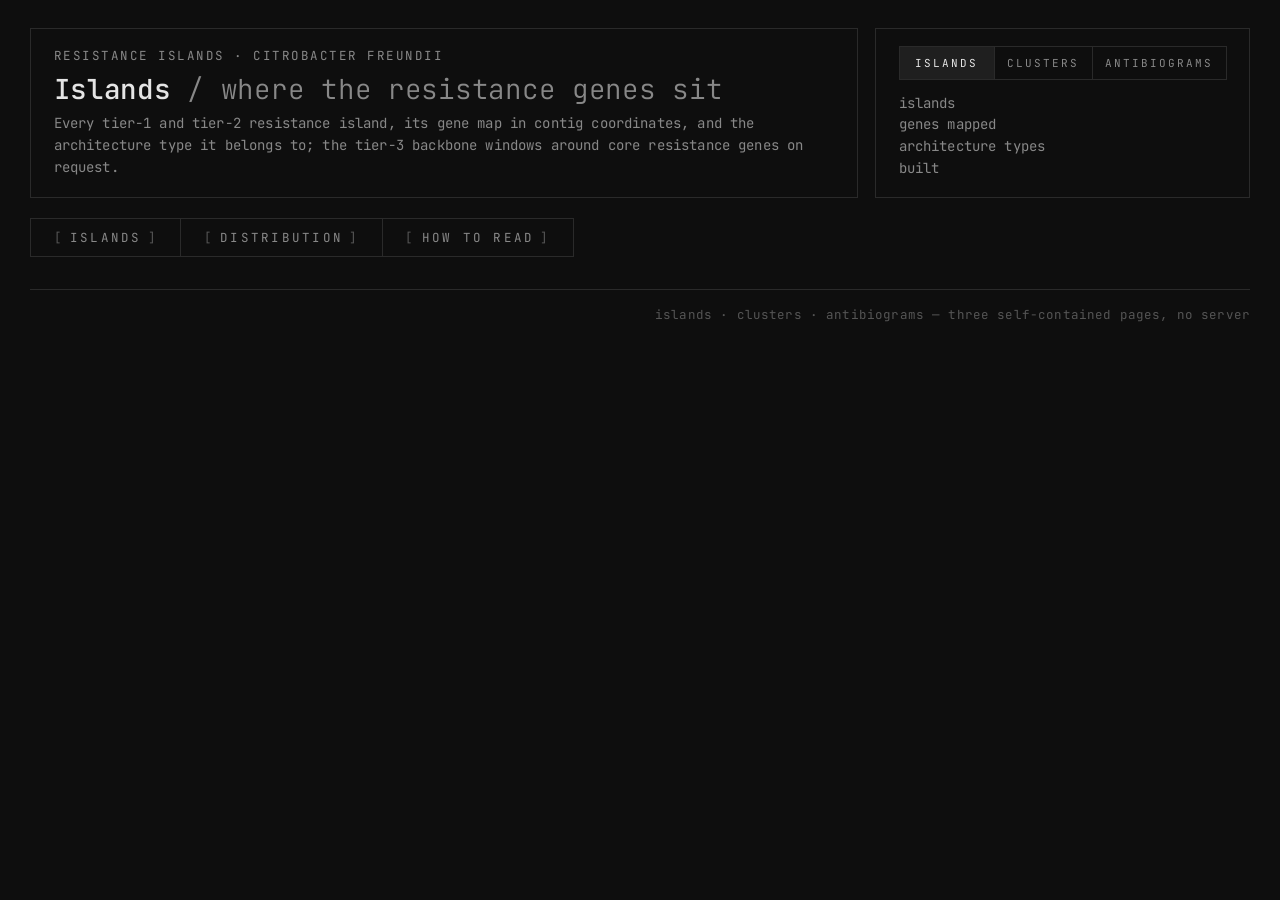
<file: index.html>
<!doctype html>
<html lang="en">
<head>
<meta charset="utf-8">
<meta name="viewport" content="width=device-width, initial-scale=1">
<title>AMR islands dashboard</title>
<meta http-equiv="refresh" content="0; url=Citrobacter_freundii/Dashboard/islands.html">
<link rel="canonical" href="Citrobacter_freundii/Dashboard/islands.html">
<style>
  :root{--bg:#0E0E0E;--fg:#E5E5E5;--fg-mute:#888888;--border-strong:#3A3A3A;--c-teal:#6DC7C8;color-scheme:dark}
  :root[data-theme="light"]{--bg:#FAFAF7;--fg:#1A1A1A;--fg-mute:#5C5C5C;--border-strong:#BDBDB7;--c-teal:#1D7677;color-scheme:light}
  html{background:var(--bg);color:var(--fg);font-family:'JetBrains Mono',ui-monospace,Menlo,Consolas,monospace}
  body{margin:0;padding:27.5px 30px;font-size:15px;line-height:1.55;letter-spacing:.01em}
  p{color:var(--fg-mute)}
  a{color:var(--fg);text-decoration:none;border-bottom:1px solid var(--border-strong)}
  a:hover{border-bottom-color:var(--c-teal)}
</style>
<script>try{var t=localStorage.getItem('theme');if(t)document.documentElement.setAttribute('data-theme',t)}catch(e){}</script>
</head>
<body>
<p>Opening the dashboard… <a href="Citrobacter_freundii/Dashboard/islands.html">continue to islands</a></p>
</body>
</html>
</file>
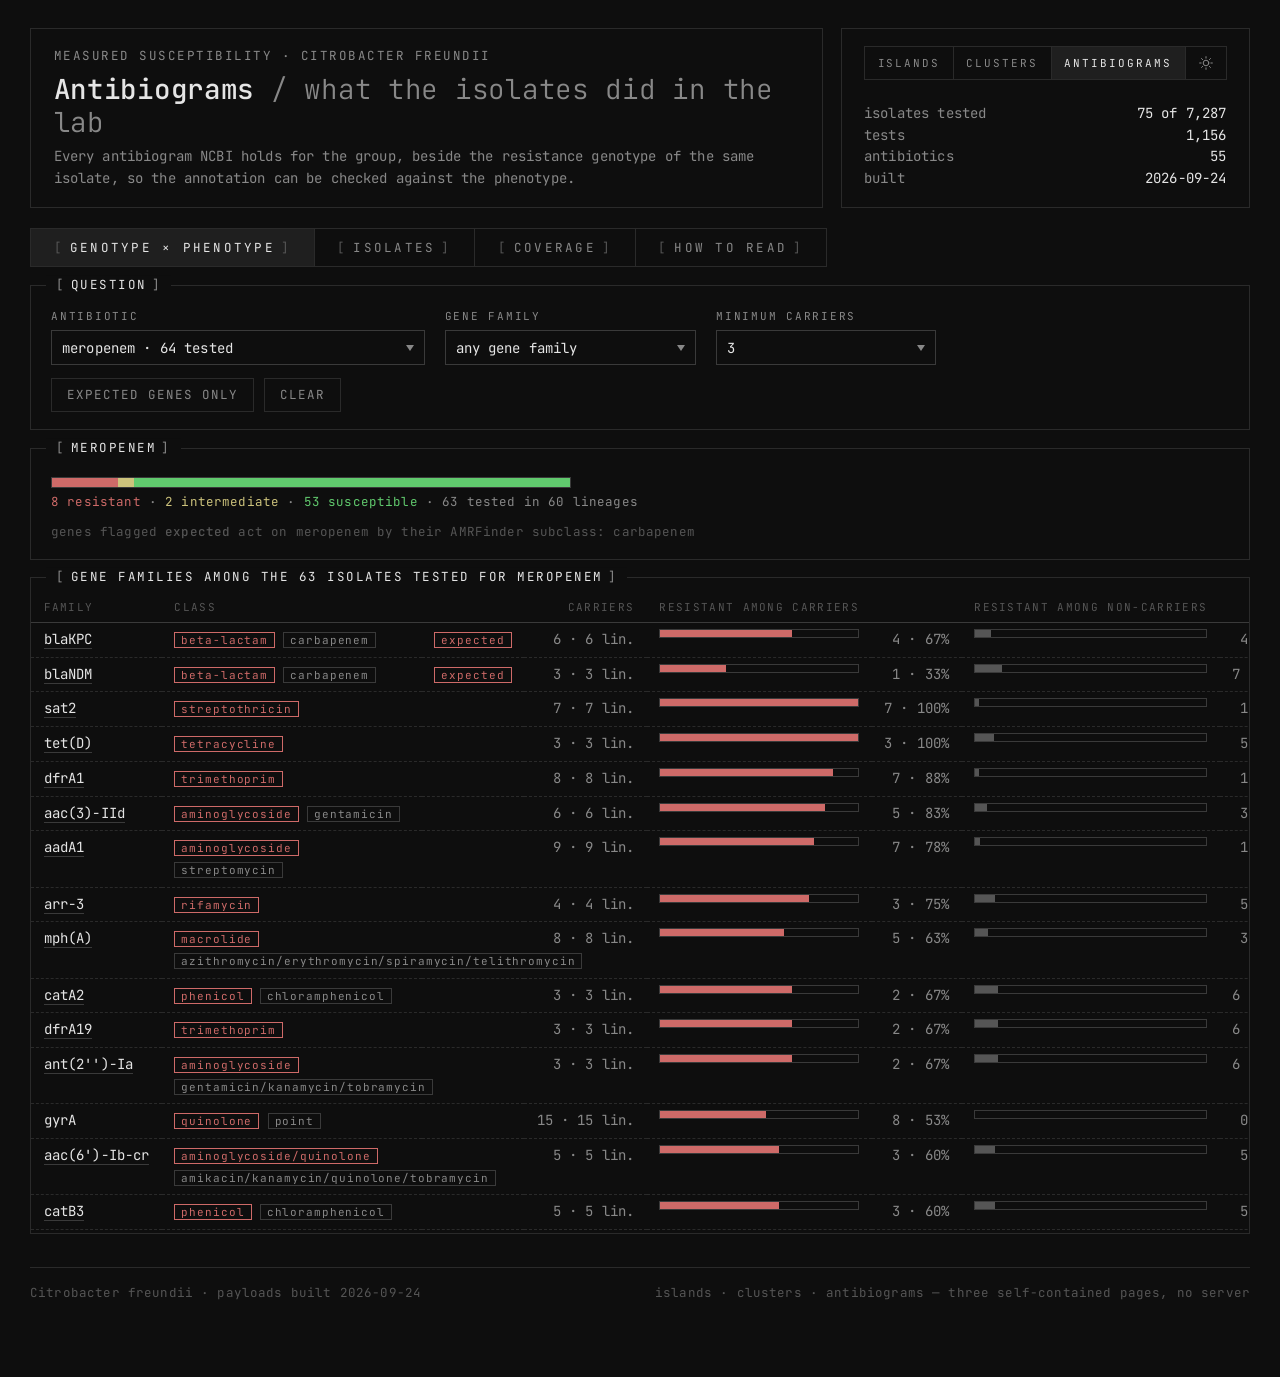
<file: Citrobacter_freundii/Dashboard/antibiograms.html>
<!doctype html>
<html lang="en">
<head>
<meta charset="utf-8">
<meta name="viewport" content="width=device-width,initial-scale=1">
<title>Antibiograms · Citrobacter freundii</title>
<link rel="preconnect" href="https://fonts.googleapis.com">
<link rel="preconnect" href="https://fonts.gstatic.com" crossorigin>
<link href="https://fonts.googleapis.com/css2?family=JetBrains+Mono:wght@300;400;500&display=swap" rel="stylesheet">
<script>try{if(localStorage.getItem("amr-dashboard-theme")==="light")document.documentElement.dataset.theme="light"}catch(e){}</script>
<style>
/* core.css - the shared stylesheet (base 15px: every length is 1.25x the brand book's, which reads at 12px on a print-sized page but too small in a browser) of the three dashboard pages. Inlined by 35_build_pages.py.
   Tokens and the .frame / .btn / .badge / .data-table components are the Simple brand book's
   (design-system_Simple.html). Tabs, the segmented toggle, inputs and the rail are designed by
   analogy from its segmented ctx-btn strip: one hairline, 1px dividers, active cell filled with
   --highlight. No border radius, no shadows, no gradients; the only curve is the 7.5px status dot. */
:root {
  --bg:#0E0E0E; --bg-2:#161616; --highlight:#1F1F1F;
  --fg:#E5E5E5; --fg-mute:#888888; --fg-dim:#555555;
  --border:#2A2A2A; --border-strong:#3A3A3A;
  --c-teal:#6DC7C8; --c-green:#61CA6E; --c-coral:#CE6A68; --c-purple:#B579CF; --c-mustard:#CDC37C;
  --mono:'JetBrains Mono', ui-monospace, Menlo, Consolas, monospace;
  /* gene roles: identity is the stroke, the fill is a tint capped at 30% */
  --r-mobile-f:rgba(206,106,104,.32); --r-mobile-s:#CE6A68;
  --r-core-f:rgba(206,106,104,.12);   --r-core-s:#CE6A68;
  --r-point-s:#CE6A68;
  --r-stress-f:rgba(109,199,200,.30); --r-stress-s:#6DC7C8;
  --r-vir-f:rgba(181,121,207,.30);    --r-vir-s:#B579CF;
  --r-mge-f:rgba(205,195,124,.30);    --r-mge-s:#CDC37C;
  --r-mge-ps-f:rgba(205,195,124,.10);
  --r-other-f:#161616;                --r-other-s:#2A2A2A;
  /* confidence buckets, captioned wherever they are used */
  --q-lo:#CE6A68; --q-mid:#CDC37C; --q-hi:#6DC7C8; --q-top:#E5E5E5;
  /* canvas and overlay inks: the tube outline (rgb triple + alpha scale) and the veil over a module's
     out-of-range part of the ribbon */
  --edge-rgb:0,0,0; --edge-k:1; --veil:rgba(14,14,14,.55);
  color-scheme:dark;
}
/* light theme, switched by the sun/moon button (core.js) and applied before first paint by the
   head script 35_build_pages.py inlines. Same roles, same token names: the brand book has no light
   theme, so this one inverts the greys and darkens each accent until it holds 4.7:1 or better as
   text on --bg and --bg-2 (the dark theme's --fg-dim is 2.6:1; here it is 3.3:1). */
:root[data-theme="light"]{
  --bg:#FAFAF7; --bg-2:#F1F1ED; --highlight:#E6E6E1;
  --fg:#1A1A1A; --fg-mute:#5C5C5C; --fg-dim:#8A8A8A;
  --border:#DDDDD8; --border-strong:#BDBDB7;
  --c-teal:#1D7677; --c-green:#2B7A34; --c-coral:#B23B37; --c-purple:#7D45A0; --c-mustard:#76690F;
  --r-mobile-f:rgba(178,59,55,.24);  --r-mobile-s:#B23B37;
  --r-core-f:rgba(178,59,55,.08);    --r-core-s:#B23B37;
  --r-point-s:#B23B37;
  --r-stress-f:rgba(29,118,119,.20); --r-stress-s:#1D7677;
  --r-vir-f:rgba(125,69,160,.20);    --r-vir-s:#7D45A0;
  --r-mge-f:rgba(118,105,15,.20);    --r-mge-s:#76690F;
  --r-mge-ps-f:rgba(118,105,15,.07);
  --r-other-f:#F1F1ED;               --r-other-s:#BDBDB7;
  --q-lo:#B23B37; --q-mid:#76690F; --q-hi:#1D7677; --q-top:#1A1A1A;
  --edge-rgb:40,40,40; --edge-k:.5; --veil:rgba(250,250,247,.6);
  color-scheme:light;
}
*{box-sizing:border-box;margin:0;padding:0}
html{background:var(--bg);color:var(--fg);font-family:var(--mono);-webkit-font-smoothing:antialiased}
body{font-size:15px;line-height:1.55;letter-spacing:.01em;padding:27.5px 30px 75px;min-height:100vh}
a{color:inherit;text-decoration:none;border-bottom:1px solid var(--border-strong)}
a:hover{border-bottom-color:var(--c-teal)}
a.plain{border-bottom:none}
b,strong{font-weight:500}
button,input,select{font-family:inherit;font-size:inherit;color:inherit}
::selection{background:var(--highlight)}
.mute{color:var(--fg-mute)} .dim{color:var(--fg-dim)}
.num{font-variant-numeric:tabular-nums}
.up{text-transform:uppercase;letter-spacing:.12em;font-size:12.5px}
.teal{color:var(--c-teal)} .green{color:var(--c-green)} .coral{color:var(--c-coral)} .purple{color:var(--c-purple)} .mustard{color:var(--c-mustard)}

/* ------- top bar: identity left, page nav and counts right ------- */
.topbar{display:grid;grid-template-columns:1fr auto;gap:17.5px;margin-bottom:20px}
.topbar__id{border:1px solid var(--border);padding:17.5px 22.5px}
.id__head{font-size:12.5px;text-transform:uppercase;color:var(--fg-mute);letter-spacing:.12em;margin-bottom:7.5px}
.id__name{font-size:27.5px;font-weight:500;letter-spacing:-.01em;line-height:1.2}
.id__name .light{color:var(--fg-mute);font-weight:300}
.id__sub{color:var(--fg-mute);font-size:14px;margin-top:7.5px}
.topbar__meta{border:1px solid var(--border);padding:17.5px 22.5px;min-width:375px;display:flex;flex-direction:column;justify-content:space-between;gap:12.5px}
.meta__row{display:flex;justify-content:space-between;gap:20px;font-size:14px;color:var(--fg-mute)}
.meta__row span:last-child{color:var(--fg)}
.nav{display:flex;border:1px solid var(--border)}
.nav a{flex:1;text-align:center;border-bottom:none;border-right:1px solid var(--border);padding:7.5px 12.5px;font-size:11px;letter-spacing:.18em;text-transform:uppercase;color:var(--fg-mute)}
.nav a:last-child{border-right:none}
.nav a:hover{color:var(--fg)}
.nav a[aria-current="page"]{background:var(--highlight);color:var(--fg)}
/* theme switch: the last cell of the nav strip, an icon showing the theme it switches TO */
.nav .themebtn{flex:none;display:flex;align-items:center;justify-content:center;width:40px;background:transparent;border:none;color:var(--fg-mute);cursor:pointer;padding:0}
.nav .themebtn:hover{color:var(--fg);background:var(--highlight)}
.nav .themebtn:focus-visible{outline:none;box-shadow:inset 0 0 0 1px var(--c-teal)}
.nav .themebtn svg{width:16px;height:16px;fill:none;stroke:currentColor;stroke-width:1.5;stroke-linecap:round;stroke-linejoin:round}

/* ------- tabs: the same strip, larger ------- */
.tabs{display:flex;border:1px solid var(--border);margin-bottom:17.5px;width:max-content;max-width:100%}
.tabs button{background:transparent;border:none;border-right:1px solid var(--border);padding:10px 22.5px;font-size:12.5px;letter-spacing:.18em;text-transform:uppercase;color:var(--fg-mute);cursor:pointer}
.tabs button:last-child{border-right:none}
.tabs button:hover{color:var(--fg)}
.tabs button[aria-selected="true"]{background:var(--highlight);color:var(--fg)}
.tabs button:focus-visible{outline:none;box-shadow:inset 0 0 0 1px var(--c-teal)}
.tabs button::before{content:"[";color:var(--fg-dim);margin-right:6px}
.tabs button::after{content:"]";color:var(--fg-dim);margin-left:6px}
.tabpane{display:none} .tabpane[data-active="true"]{display:block}

/* ------- segmented toggle ------- */
.seg{display:inline-flex;border:1px solid var(--border);vertical-align:middle}
.seg button{background:transparent;border:none;border-right:1px solid var(--border);padding:6px 15px;font-size:11px;letter-spacing:.16em;text-transform:uppercase;color:var(--fg-mute);cursor:pointer;white-space:nowrap}
.seg button:last-child{border-right:none}
.seg button:hover{color:var(--fg)}
.seg button[aria-pressed="true"]{background:var(--highlight);color:var(--fg)}
.seg button:focus-visible{outline:none;box-shadow:inset 0 0 0 1px var(--c-teal)}
.seg button .n{color:var(--fg-dim);margin-left:7.5px}
.seg button[aria-pressed="true"] .n{color:var(--fg-mute)}

/* ------- buttons, badges ------- */
.btn{font-size:12.5px;color:var(--fg);background:transparent;border:1px solid var(--border-strong);padding:7.5px 15px;letter-spacing:.08em;text-transform:uppercase;cursor:pointer;transition:background .12s linear;white-space:nowrap}
.btn:hover{background:var(--highlight)}
.btn:focus-visible{outline:none;border-color:var(--c-teal)}
.btn[aria-pressed="true"]{background:var(--highlight);border-color:var(--fg-mute)}
.btn--accent{border-color:var(--c-teal);color:var(--c-teal)}
.btn--ghost{border-color:var(--border);color:var(--fg-mute)}
a.btn{border-bottom:1px solid var(--border-strong)}
.btn:disabled{color:var(--fg-dim);cursor:default;background:transparent}
.badge{display:inline-flex;align-items:center;gap:7.5px;border:1px solid var(--border-strong);font-size:11px;padding:2.5px 9px;text-transform:uppercase;letter-spacing:.12em;color:var(--fg-mute);white-space:nowrap;vertical-align:middle}
.badge--teal{color:var(--c-teal);border-color:var(--c-teal)}
.badge--green{color:var(--c-green);border-color:var(--c-green)}
.badge--coral{color:var(--c-coral);border-color:var(--c-coral)}
.badge--purple{color:var(--c-purple);border-color:var(--c-purple)}
.badge--mustard{color:var(--c-mustard);border-color:var(--c-mustard)}
.badge--fg{color:var(--fg);border-color:var(--fg-mute)}
.badge .dot,.dot{display:inline-block;width:7.5px;height:7.5px;border-radius:50%;background:currentColor;flex:none}
.badges{display:flex;flex-wrap:wrap;gap:7.5px;align-items:center}

/* ------- frame ------- */
.frame{border:1px solid var(--border);background:var(--bg);margin-bottom:17.5px;position:relative}
.frame__label{position:absolute;top:-1px;left:15px;transform:translateY(-50%);background:var(--bg);padding:0 10px;font-size:12.5px;text-transform:uppercase;letter-spacing:.12em;color:var(--fg);white-space:nowrap}
.frame__label::before{content:"[";color:var(--fg-mute);margin-right:5px}
.frame__label::after{content:"]";color:var(--fg-mute);margin-left:5px}
.frame__label .n{color:var(--fg-mute);margin-left:10px;letter-spacing:.05em}
.frame__body{padding:22.5px 20px 17.5px}
.frame--tight .frame__body{padding:17.5px 15px 15px}
.frame__body--list{padding:15px 0 0}
.frame__tools{position:absolute;top:-1px;right:12.5px;transform:translateY(-50%);background:var(--bg);padding:0 7.5px;display:flex;gap:7.5px}

/* ------- inputs ------- */
.lbl{display:block;font-size:11px;text-transform:uppercase;letter-spacing:.16em;color:var(--fg-mute);margin:0 0 5px}
.inp{width:100%;background:transparent;border:1px solid var(--border-strong);padding:7.5px 10px;color:var(--fg);font-size:14px;letter-spacing:.01em}
.inp::placeholder{color:var(--fg-dim)}
.inp:focus{outline:none;border-color:var(--c-teal)}
select.inp{appearance:none;-webkit-appearance:none;background:var(--bg) url("data:image/svg+xml,%3Csvg xmlns='http://www.w3.org/2000/svg' width='8' height='6'%3E%3Cpath d='M0 0h8L4 6z' fill='%23888'/%3E%3C/svg%3E") no-repeat right 10px center;padding-right:27.5px;cursor:pointer}
select.inp option{background:var(--bg-2);color:var(--fg)}
.field{margin-bottom:12.5px}
.row{display:flex;gap:10px;align-items:center;flex-wrap:wrap}
.row--between{justify-content:space-between}

/* ------- key/value ------- */
.kv{display:grid;grid-template-columns:max-content 1fr;gap:4px 17.5px;font-size:14px}
.kv dt{color:var(--fg-mute);text-transform:uppercase;letter-spacing:.1em;font-size:11px;padding-top:2.5px;white-space:nowrap}
.kv dd{color:var(--fg);min-width:0;overflow-wrap:anywhere}
.kv dd .mute{color:var(--fg-mute)}

/* ------- data table ------- */
.tablewrap{overflow:auto;border:1px solid var(--border);max-height:650px}
.data-table{width:100%;border-collapse:collapse;font-size:14px}
.data-table th,.data-table td{text-align:left;padding:6px 12.5px;border-bottom:1px dashed var(--border);color:var(--fg-mute);white-space:nowrap;vertical-align:top}
.data-table th{font-weight:400;color:var(--fg-dim);text-transform:uppercase;letter-spacing:.12em;font-size:11px;position:sticky;top:0;background:var(--bg);border-bottom:1px solid var(--border-strong);z-index:1}
.data-table th.sortable{cursor:pointer;user-select:none}
.data-table th.sortable:hover{color:var(--fg)}
.data-table th[aria-sort="ascending"]::after{content:" \25B4";color:var(--fg)}
.data-table th[aria-sort="descending"]::after{content:" \25BE";color:var(--fg)}
.data-table td.k{color:var(--fg)}
.data-table td.r,.data-table th.r{text-align:right;font-variant-numeric:tabular-nums}
.data-table tr.active td{background:var(--highlight);color:var(--fg)}
.data-table tbody tr[tabindex]{cursor:pointer}
.data-table tbody tr[tabindex]:hover td{background:var(--bg-2)}
.data-table tbody tr:focus-visible{outline:none} .data-table tbody tr:focus-visible td{box-shadow:inset 0 0 0 1px var(--c-teal)}
.data-table td.wrap{white-space:normal;min-width:225px}

/* ------- bar lists (every chart is a list of divs) ------- */
.bars{display:grid;grid-template-columns:minmax(100px,max-content) 1fr max-content;gap:4px 12.5px;font-size:14px;align-items:center}
.bars .bl{color:var(--fg-mute);white-space:nowrap;overflow:hidden;text-overflow:ellipsis;max-width:275px}
.bars .bv{height:10px;border:1px solid var(--border-strong);position:relative;background:transparent}
.bars .bv i{position:absolute;inset:0;right:auto;background:var(--fg-dim)}
.bars .bv.teal i{background:var(--c-teal)} .bars .bv.coral i{background:var(--c-coral)} .bars .bv.purple i{background:var(--c-purple)} .bars .bv.mustard i{background:var(--c-mustard)}
.bars .bn{color:var(--fg);font-variant-numeric:tabular-nums;text-align:right}
.bars button.bl{background:none;border:none;text-align:left;cursor:pointer;padding:0}
.bars button.bl:hover{color:var(--fg)}

/* ------- rail (the scrolling list of records) ------- */
.rail{border:1px solid var(--border);max-height:calc(100vh - 412.5px);min-height:300px;overflow:auto}
.irow{display:flex;justify-content:space-between;gap:10px;width:100%;background:transparent;border:none;border-bottom:1px dashed var(--border);padding:7.5px 12.5px;text-align:left;cursor:pointer;color:var(--fg-mute)}
.irow:hover{background:var(--bg-2);color:var(--fg)}
.irow[aria-current="true"]{background:var(--highlight);color:var(--fg)}
.irow:focus-visible{outline:none;box-shadow:inset 0 0 0 1px var(--c-teal)}
.irow .id{color:var(--fg);font-size:14px}
.irow .m{display:block;font-size:12.5px;color:var(--fg-mute);white-space:nowrap;overflow:hidden;text-overflow:ellipsis;max-width:212.5px}
.irow .chips{display:flex;gap:5px;flex:none;align-items:flex-start}
.chip{font-size:11px;border:1px solid var(--border-strong);padding:0 6px;color:var(--fg-mute);letter-spacing:.08em;white-space:nowrap}
.chip.coral{color:var(--c-coral);border-color:var(--c-coral)} .chip.teal{color:var(--c-teal);border-color:var(--c-teal)} .chip.purple{color:var(--c-purple);border-color:var(--c-purple)} .chip.mustard{color:var(--c-mustard);border-color:var(--c-mustard)} .chip.green{color:var(--c-green);border-color:var(--c-green)}
.note{padding:10px 12.5px;color:var(--fg-dim);font-size:12.5px}
.empty{padding:25px 15px;color:var(--fg-dim);text-align:center}
.count{font-size:12.5px;color:var(--fg-mute);letter-spacing:.08em;text-transform:uppercase}

/* ------- tooltip ------- */
.tip{position:absolute;display:none;z-index:20;background:var(--bg-2);border:1px solid var(--border-strong);padding:10px 12.5px;font-size:14px;max-width:425px;pointer-events:none;color:var(--fg-mute)}
.tip .h{color:var(--fg);margin-bottom:5px}
.tip table td{padding:1px 10px 1px 0;vertical-align:top}
.tip table td:first-child{color:var(--fg-dim);text-transform:uppercase;font-size:11px;letter-spacing:.1em;padding-top:4px}

/* ------- prose (how to read) ------- */
.prose{max-width:1025px;font-size:15px;color:var(--fg-mute)}
.prose p{margin-bottom:12.5px} .prose b{color:var(--fg)}
.prose h3{font-size:12.5px;text-transform:uppercase;letter-spacing:.16em;color:var(--fg);margin:22.5px 0 10px}
.prose ul{padding-left:22.5px;margin-bottom:12.5px} .prose li{margin-bottom:5px}
.prose code{color:var(--c-teal);font-size:14px}

/* ------- legend ------- */
.legend{display:flex;flex-wrap:wrap;gap:7.5px 20px;font-size:12.5px;color:var(--fg-mute);align-items:center}
.legend span{display:inline-flex;align-items:center;gap:7.5px}
.legend svg{width:27.5px;height:15px;flex:none}

/* ------- footer ------- */
.foot{margin-top:32.5px;border-top:1px solid var(--border);padding-top:15px;display:flex;justify-content:space-between;gap:17.5px;flex-wrap:wrap;color:var(--fg-dim);font-size:12.5px}

/* ------- scrollbars: a hairline track and a flat thumb, no rounding, in the page's own greys ------- */
*{scrollbar-width:thin;scrollbar-color:var(--border-strong) var(--bg)}
::-webkit-scrollbar{width:10px;height:10px}
::-webkit-scrollbar-track{background:var(--bg);border-left:1px solid var(--border)}
::-webkit-scrollbar-track:horizontal{border-left:none;border-top:1px solid var(--border)}
::-webkit-scrollbar-thumb{background:var(--border-strong);border:2px solid var(--bg);border-radius:0}
::-webkit-scrollbar-thumb:hover{background:var(--fg-dim)}
::-webkit-scrollbar-corner{background:var(--bg)}

/* ------- motion ------- */
@media (prefers-reduced-motion:reduce){*{transition:none!important;animation:none!important}}
@media (max-width:1100px){body{padding:17.5px 20px 50px}.topbar{grid-template-columns:1fr}.topbar__meta{min-width:0}}
</style>
<style>
.grid3{display:grid;grid-template-columns:330px minmax(0,1fr) 400px;gap:17.5px;align-items:start}
@media (max-width:1600px){.grid3{grid-template-columns:330px minmax(0,1fr)}.grid3 > .col-r{grid-column:1 / -1}}
@media (max-width:1100px){.grid3{grid-template-columns:1fr}.grid3 > .col-r{grid-column:auto}.rail{max-height:375px}}
.filterbar{display:flex;flex-wrap:wrap;gap:12.5px 20px;align-items:flex-end}
.filterbar .field{margin:0;min-width:220px}
.res{display:inline-block;min-width:22px;text-align:center;font-size:11px;letter-spacing:.08em;padding:1px 6px;border:1px solid var(--border-strong);color:var(--fg-mute)}
.res.R{color:var(--c-coral);border-color:var(--c-coral)} .res.S{color:var(--c-green);border-color:var(--c-green)} .res.I{color:var(--c-mustard);border-color:var(--c-mustard)}
.bar3{display:flex;height:11px;border:1px solid var(--border-strong);margin:6px 0 4px;max-width:520px}
.bar3 i{display:block;height:100%} .bar3 .r{background:var(--c-coral)} .bar3 .i{background:var(--c-mustard)} .bar3 .s{background:var(--c-green)}
.assoc td.bar{min-width:100px;width:12%}
.assoc .chip{white-space:normal}
.assoc .bv{display:block;height:9px;border:1px solid var(--border-strong);position:relative;width:100%}
.assoc .bv i{position:absolute;inset:0;right:auto;background:var(--c-coral)}
.assoc .bv.grey i{background:var(--fg-dim)}
.assoc tr.exp td.k{color:var(--fg)}
.dist{display:grid;grid-template-columns:repeat(auto-fit,minmax(375px,1fr));gap:17.5px;align-items:start}
.dist .frame{margin-bottom:0}
.geneclass{margin-bottom:10px} .geneclass .lbl{margin-bottom:5px}
.genechips{display:flex;flex-wrap:wrap;gap:5px}
.genechips a{border:1px solid var(--border-strong);padding:1px 7px;font-size:11px;color:var(--fg);border-bottom:1px solid var(--border-strong)}
.genechips a.exp{border-color:var(--c-coral);color:var(--c-coral)}
.genechips span.noc{border:1px solid var(--border);padding:1px 7px;font-size:11px;color:var(--fg-mute)}
.genechips .pt{border-style:dashed}
.summary{font-size:12.5px;color:var(--fg-mute);margin-bottom:10px} .summary b{color:var(--fg)}
.detail-note{font-size:12.5px;color:var(--fg-dim);margin-top:8px}
#assocDetail:empty{display:none}
.mapwrap{overflow:auto;border:1px solid var(--border);background:var(--bg-2);max-height:640px}
.gmap{display:block} .gmap .gene{cursor:pointer} .gmap .gene:hover{stroke-width:2.2}
.gmap .gene.hl{stroke:var(--fg);stroke-width:2.4}
.genechips a.inisl::before,.genechips span.inisl::before{content:"";display:inline-block;width:6px;height:6px;border-radius:50%;background:var(--c-green);margin-right:6px;vertical-align:1px}
.genechips a.hl,.genechips span.hl{background:var(--highlight)}
.gmap .srow{font-family:var(--mono);font-size:11px;fill:var(--fg-mute);cursor:pointer} .gmap .srow:hover{fill:var(--fg)}
.gmap .glab{font-family:var(--mono);font-size:10px;fill:var(--fg-mute);pointer-events:none} .gmap .glab.hi{fill:var(--fg)}
.gmap .gaxis,.gmap .gtick{stroke:var(--border-strong)} .gmap .gaxlab{font-family:var(--mono);font-size:10px;fill:var(--fg-dim)}
.gmap .gcap{font-family:var(--mono);font-size:10px;fill:var(--fg-dim);letter-spacing:.1em;text-transform:uppercase}
.fitnote{font-size:12.5px;color:var(--fg-dim);margin:7.5px 0 10px}
</style>
</head>
<body>
<div class="topbar">
  <div class="topbar__id">
    <div class="id__head">measured susceptibility · Citrobacter freundii</div>
    <div class="id__name">Antibiograms <span class="light">/ what the isolates did in the lab</span></div>
    <div class="id__sub">Every antibiogram NCBI holds for the group, beside the resistance genotype of the same isolate, so the annotation can be checked against the phenotype.</div>
  </div>
  <div class="topbar__meta">
    <nav class="nav" aria-label="pages"><a href="islands.html">islands</a><a href="clusters.html">clusters</a><a href="antibiograms.html" aria-current="page">antibiograms</a></nav>
    <div>
      <div class="meta__row"><span>isolates tested</span><span id="mIso"></span></div>
      <div class="meta__row"><span>tests</span><span id="mTests"></span></div>
      <div class="meta__row"><span>antibiotics</span><span id="mAbx"></span></div>
      <div class="meta__row"><span>built</span><span id="mBuilt"></span></div>
    </div>
  </div>
</div>

<div class="tabs" role="tablist">
  <button role="tab" data-tab="assoc">genotype × phenotype</button>
  <button role="tab" data-tab="isolates">isolates</button>
  <button role="tab" data-tab="coverage">coverage</button>
  <button role="tab" data-tab="howto">how to read</button>
</div>

<section data-pane="assoc" class="tabpane">
  <div class="frame"><span class="frame__label">question</span><div class="frame__body">
    <div class="filterbar">
      <div class="field"><label class="lbl" for="sAbx">antibiotic</label><select class="inp" id="sAbx"></select></div>
      <div class="field"><label class="lbl" for="sFam">gene family</label><select class="inp" id="sFam"></select></div>
      <div class="field"><label class="lbl" for="sMin">minimum carriers</label><select class="inp" id="sMin"><option value="1">1</option><option value="3" selected>3</option><option value="5">5</option><option value="10">10</option></select></div>
      <div class="field row"><button class="btn btn--ghost" id="tExp" aria-pressed="false">expected genes only</button><button class="btn btn--ghost" id="tClear">clear</button></div>
    </div>
  </div></div>
  <div id="assocSummary"></div>
  <div class="frame"><span class="frame__label" id="assocLabel">association</span><div class="frame__body frame__body--list"><div class="tablewrap" style="border:none;max-height:640px"><table class="data-table assoc" id="assoc"></table></div></div></div>
  <div id="assocDetail"></div>
</section>

<section data-pane="isolates" class="tabpane">
<div class="grid3">
  <div class="col-l">
    <div class="frame frame--tight"><span class="frame__label">filter</span><div class="frame__body">
      <div class="field"><label class="lbl" for="q">search</label><input class="inp" id="q" placeholder="isolate, species, lineage, gene…" autocomplete="off"></div>
      <div class="field"><label class="lbl" for="fSort">sort</label><select class="inp" id="fSort"><option value="id">isolate id</option><option value="r">resistant calls, most first</option><option value="n">tests, most first</option><option value="genes">resistance genes, most first</option></select></div>
      <div class="field row"><button class="btn btn--ghost" id="fIsl" aria-pressed="false">with islands</button></div>
    </div></div>
    <div class="frame frame--tight"><span class="frame__label">isolates <span class="n" id="niso"></span></span><div class="frame__body frame__body--list"><div class="rail" id="rail"></div></div></div>
  </div>
  <div class="col-c">
    <div class="frame"><span class="frame__label">antibiogram <span class="n" id="nab"></span></span><div class="frame__body frame__body--list"><div class="tablewrap" style="border:none;max-height:640px"><table class="data-table" id="abTable"></table></div></div></div>
    <div class="frame"><span class="frame__label">resistance genotype <span class="n" id="ngenes"></span></span><div class="frame__body" id="genotype"></div></div>
    <div class="frame" id="islFrame"><span class="frame__label">islands of this isolate <span class="n" id="nisl"></span></span><div class="frame__body">
      <div class="mapwrap" id="mapwrap"></div><div class="fitnote" id="fitnote"></div><div class="legend" id="legend"></div></div></div>
  </div>
  <div class="col-r">
    <div class="frame"><span class="frame__label">record</span><div class="frame__tools"><button class="btn btn--ghost" id="copyId">copy id</button></div><div class="frame__body" id="panel"></div></div>
  </div>
</div>
</section>

<section data-pane="coverage" class="tabpane"><div id="cov" class="dist"></div></section>
<section data-pane="howto" class="tabpane"><div class="frame"><span class="frame__label">how to read</span><div class="frame__body prose" id="howto"></div></div></section>

<div class="foot"><span id="footL"></span><span>islands · clusters · antibiograms — three self-contained pages, no server</span></div>
<div class="tip" id="tip" role="tooltip"></div>

<script>window.__AB={"built":"2026-09-24","absent":0,"group_isolates":7287,"dicts":{"antibiotic":["amikacin","ampicillin","cefazolin","cefotaxime","cefoxitin","ceftazidime","cephalothin","ciprofloxacin","ertapenem","gentamicin","imipenem","meropenem","nitrofurantoin","tigecycline","amoxicillin-clavulanic acid","ampicillin-sulbactam","aztreonam","ceftriaxone","cefuroxime","levofloxacin","moxifloxacin","piperacillin-tazobactam","tetracycline","tobramycin","trimethoprim-sulfamethoxazole","cefepime","cefotetan","chloramphenicol","colistin","piperacillin","sulfamethoxazole","doripenem","ceftaroline","amoxicillin","azithromycin","carbenicillin","clindamycin","erythromycin","oxacillin","streptomycin","cefpodoxime","nalidixic acid","sulfisoxazole","ceftazidime-avibactam","ceftolozane-tazobactam","minocycline","plazomicin","ticarcillin","ticarcillin-clavulanic acid","doxycycline","linezolid","vancomycin","daptomycin","penicillin","rifampin"],"units":["mg/L","mm"],"method":["MIC","disk diffusion"],"standard":["CLSI","missing","EUCAST"],"symbol":["blaCMY-109","qnrB38","aac(3)-IId","aac(3)-IIg","aac(6')-IIc","aac(6')-Ib3","aadA1","aph(3'')-Ib","aph(6)-Id","blaCMY-48","blaCTX-M-39","blaSHV-12","mcr-9.1","ere(A)","mph(A)","catA1","catA2","gyrA_T83I","qnrB2","arr","sat2","tet(C)","dfrA1","dfrA19","aac(6')-Ib4","aph(3')-Ia","blaTEM-1","blaVIM-4","aac(6')-Ib-cr5","blaKPC-2","blaOXA-1","blaSFO-1","mrx(A)","catB3","arr-3","sul1","sul2","tet(D)","qnrB19","blaCMY-66","qnrB35","blaCMY-83","blaCMY","qnrB9","aadA2","blaCKO","tet(A)","dfrA12","blaMAL-1","fosA7","aac(6')-If","ant(2'')-Ia","blaCMY-189","dfrA51","blaCMY-65","tet(B)","blaOXA-48","blaKPC-82","blaOXA-956","cphA","blaCMY-209","qnrB33","blaCMY-68","qnrS1","blaCMY-152","qnrB18","blaCMY-180","blaCMY-101","blaCMY-222","blaLAP-2","dfrA14","ant(3'')-Ic","cdiA","fos","oqxA","oqxB","blaCMY-34","qnrB","blaCMY-51","aac(3)-VIa","aac(6')-Ib'","blaKPC-4","blaOXA-9","blaTEM","dfrA5","blaCMY-81","aph(3')-VIa","blaVEB-9","blaCFE","qnrB27","bla","blaCMY-84","blaCMY-151","blaSHV-30","gyrA_D87G","rmtB1","blaNDM-5","ble","armA","blaCTX-M-218","blaNDM-1","blaPME","mph(E)","msr(E)","floR","tet(G)","qnrB67","aac(6')-Il","blaCMY-127","blaOXA-2","qnrB77","blaCMY-82","blaCMY-2"],"family":["blaCMY","qnrB","aac(3)-IId","aac(3)-IIg","aac(6')-IIc","aac(6')-Ib","aadA1","aph(3'')-Ib","aph(6)-Id","blaCTX-M","blaSHV","mcr-9","ere(A)","mph(A)","catA1","catA2","gyrA","arr","sat2","tet(C)","dfrA1","dfrA19","aph(3')-Ia","blaTEM","blaVIM","aac(6')-Ib-cr","blaKPC","blaOXA","blaFONA","mrx(A)","catB3","arr-3","sul1","sul2","tet(D)","aadA2","blaCKO","tet(A)","dfrA12","fosA7","aac(6')-If","ant(2'')-Ia","dfrA51","tet(B)","cphA","blaCFE","qnrS","blaLAP","dfrA14","ant(3'')-Ic","cdiA","fos","oqxA","oqxB","aac(3)-VIa","aac(6')-Ib'","dfrA5","aph(3')-VIa","blaVEB","bla","rmtB","blaNDM","ble","armA","blaPME","mph(E)","msr(E)","floR","tet(G)","aac(6')-Il"],"class":["BETA-LACTAM","QUINOLONE","AMINOGLYCOSIDE","COLISTIN","MACROLIDE","PHENICOL","RIFAMYCIN","STREPTOTHRICIN","TETRACYCLINE","TRIMETHOPRIM","AMINOGLYCOSIDE/QUINOLONE","SULFONAMIDE","FOSFOMYCIN","NITROFURAN/PHENICOL/QUINOLONE/TETRACYCLINE","BLEOMYCIN","MACROLIDE/STREPTOGRAMIN"],"subclass":["CEPHALOSPORIN","QUINOLONE","GENTAMICIN","GENTAMICIN/KANAMYCIN/TOBRAMYCIN","AMIKACIN/KANAMYCIN/TOBRAMYCIN","STREPTOMYCIN","CEFIDEROCOL/CEPHALOSPORIN","COLISTIN","ERYTHROMYCIN","AZITHROMYCIN/ERYTHROMYCIN/SPIRAMYCIN/TELITHROMYCIN","CHLORAMPHENICOL","RIFAMYCIN","STREPTOTHRICIN","TETRACYCLINE","TRIMETHOPRIM","KANAMYCIN","BETA-LACTAM","CARBAPENEM","AMIKACIN/KANAMYCIN/QUINOLONE/TOBRAMYCIN","SULFONAMIDE","FOSFOMYCIN","SPECTINOMYCIN/STREPTOMYCIN","NITROFURANTOIN/PHENICOL/QUINOLONE/TIGECYCLINE","AMIKACIN/KANAMYCIN","CEPHALOSPORIN/TANIBORBACTAM","AMINOGLYCOSIDE","BLEOMYCIN","AZITHROMYCIN/ERYTHROMYCIN/STREPTOGRAMIN","CHLORAMPHENICOL/FLORFENICOL"],"species":["Citrobacter freundii UCI 31","Citrobacter freundii","Citrobacter koseri","Citrobacter braakii","Citrobacter amalonaticus","Citrobacter farmeri"],"pds":["PDS000171411.4","PDS000066961.21","PDS000164048.3","PDS000105668.1","PDS000076542.1","PDS000044159.4","PDS000154290.3","PDS000154289.3","PDS000154288.4","PDS000247488.1","PDS000247489.1","PDS000247487.1","PDS000149081.4"]},"targets":{"0":["AMIKACIN","AMINOGLYCOSIDE"],"1":["BETA-LACTAM","CEPHALOSPORIN","CARBAPENEM"],"2":["CEPHALOSPORIN","CARBAPENEM"],"3":["CEPHALOSPORIN","CARBAPENEM"],"4":["CEPHALOSPORIN","CARBAPENEM"],"5":["CEPHALOSPORIN","CARBAPENEM"],"6":["CEPHALOSPORIN","CARBAPENEM"],"7":["QUINOLONE"],"8":["CARBAPENEM"],"9":["GENTAMICIN","AMINOGLYCOSIDE"],"10":["CARBAPENEM"],"11":["CARBAPENEM"],"12":["NITROFURANTOIN","NITROFURAN"],"13":["TIGECYCLINE"],"14":["BETA-LACTAM","CEPHALOSPORIN","CARBAPENEM"],"15":["BETA-LACTAM","CEPHALOSPORIN","CARBAPENEM"],"16":["CEPHALOSPORIN","CARBAPENEM"],"17":["CEPHALOSPORIN","CARBAPENEM"],"18":["CEPHALOSPORIN","CARBAPENEM"],"19":["QUINOLONE"],"20":["QUINOLONE"],"21":["BETA-LACTAM","CEPHALOSPORIN","CARBAPENEM"],"22":["TETRACYCLINE"],"23":["TOBRAMYCIN","AMINOGLYCOSIDE"],"24":["TRIMETHOPRIM","SULFONAMIDE"],"25":["CEPHALOSPORIN","CARBAPENEM"],"26":["CEPHALOSPORIN","CARBAPENEM"],"27":["CHLORAMPHENICOL","PHENICOL"],"28":["COLISTIN"],"29":["BETA-LACTAM","CEPHALOSPORIN","CARBAPENEM"],"30":["SULFONAMIDE"],"31":["CARBAPENEM"],"32":["CEPHALOSPORIN","CARBAPENEM"],"33":["BETA-LACTAM","CEPHALOSPORIN","CARBAPENEM"],"34":["AZITHROMYCIN","MACROLIDE"],"35":["BETA-LACTAM","CEPHALOSPORIN","CARBAPENEM"],"36":["CLINDAMYCIN","LINCOSAMIDE"],"37":["ERYTHROMYCIN","MACROLIDE"],"38":["BETA-LACTAM","CEPHALOSPORIN","CARBAPENEM"],"39":["STREPTOMYCIN"],"40":["CEPHALOSPORIN","CARBAPENEM"],"41":["QUINOLONE"],"42":["SULFONAMIDE"],"43":["CEPHALOSPORIN","CARBAPENEM"],"44":["CEPHALOSPORIN","CARBAPENEM"],"45":["TETRACYCLINE"],"46":["AMINOGLYCOSIDE"],"47":["BETA-LACTAM","CEPHALOSPORIN","CARBAPENEM"],"48":["BETA-LACTAM","CEPHALOSPORIN","CARBAPENEM"],"49":["TETRACYCLINE"],"50":["LINEZOLID","OXAZOLIDINONE"],"51":["VANCOMYCIN","GLYCOPEPTIDE"],"52":[],"53":["BETA-LACTAM","CEPHALOSPORIN","CARBAPENEM"],"54":["RIFAMYCIN"]},"isolates":[{"t":"PDT000020608.1","bs":"SAMN02356611","asm":"GCA_000521965.1","sp":0,"pds":0,"genome":1,"islands":[],"islands3":[46882,46883,46884],"tests":[[0,0,"<=","2",0,0,0],[1,2,">=","32",0,0,0],[2,2,">=","8",0,0,0],[3,2,">=","64",0,0,0],[4,2,">=","64",0,0,0],[5,2,">=","64",0,0,0],[6,0,"==","2",0,0,0],[7,0,"<=","0.25",0,0,0],[8,1,"==","0.5",0,0,0],[9,0,"<=","1",0,0,0],[10,1,"==","2",0,0,0],[11,0,"<=","0.25",0,0,1],[12,0,"<=","16",0,0,0],[13,0,"<=","2",0,0,0]],"genes":[[0,0,0,0,0,10,0],[1,1,1,1,0,3978,0]]},{"t":"PDT000050772.2","bs":"SAMN03316839","asm":"GCA_000937455.2","sp":1,"pds":-1,"genome":1,"islands":[46929,46930,46931,46932,46933,46934,46936],"islands3":[46935,46937],"tests":[[0,0,"<=","16",0,0,0],[0,0,"<=","8",0,0,0],[0,0,"==","4",0,0,0],[14,2,">","16/8",0,0,0],[14,2,">","16/8",0,0,0],[1,2,">","16",0,0,0],[1,2,">","16",0,0,0],[15,2,">","16/8",0,0,0],[15,2,">","16/8",0,0,0],[16,2,">","16",0,0,0],[16,2,">=","64",0,0,0],[16,2,">","16",0,0,0],[2,2,">","16",0,0,0],[2,2,">","16",0,0,0],[2,2,">=","64",0,0,0],[3,2,">","32",0,0,0],[5,2,">","16",0,0,0],[5,2,">","16",0,0,0],[17,2,">","32",0,0,0],[17,2,">","32",0,0,0],[17,2,">=","64",0,0,0],[18,2,">","16",0,0,0],[7,2,">","2",0,0,0],[7,2,">=","4",0,0,0],[7,2,">","2",0,0,0],[8,2,">","4",0,0,0],[8,2,"==","2",0,0,0],[8,2,">=","8",0,0,0],[9,2,">","8",0,0,0],[9,2,">","8",0,0,0],[9,2,">=","16",0,0,0],[10,2,"==","4",0,0,0],[10,1,"==","8",0,0,0],[10,2,">=","16",0,0,0],[19,2,">","4",0,0,0],[19,2,">","4",0,0,0],[11,2,">=","16",0,0,0],[20,2,">=","8",0,0,0],[21,2,">","64/4",0,0,0],[21,2,">","64/4",0,0,0],[22,2,">","8",0,0,0],[22,2,">","8",0,0,0],[13,0,"<=","2",0,0,0],[13,1,"==","4",0,0,0],[23,2,">","8",0,0,0],[23,2,">","8",0,0,0],[23,2,">=","16",0,0,0],[24,2,">","2/38",0,0,0],[24,2,">","2/38",0,0,0],[24,2,">=","16/304",0,0,0]],"genes":[[2,2,2,2,0,4150,0],[3,3,2,2,0,12849,0],[4,4,2,3,0,12634,0],[5,5,2,4,0,3609,0],[6,6,2,5,0,4253,0],[7,7,2,5,0,4366,0],[8,8,2,5,0,4364,0],[9,0,0,0,0,10,0],[10,9,0,0,0,4747,0],[11,10,0,6,0,4926,0],[12,11,3,7,0,8325,0],[13,12,4,8,0,16601,1],[14,13,4,9,0,4012,0],[15,14,5,10,0,11405,0],[16,15,5,10,0,5476,0],[17,16,1,1,1,-1,1],[18,1,1,1,0,3978,0],[19,17,6,11,0,4330,0],[20,18,7,12,0,4666,0],[21,19,8,13,0,29318,0],[22,20,9,14,0,4395,0],[23,21,9,14,0,8383,0]]},{"t":"PDT000050774.2","bs":"SAMN03316840","asm":"GCA_000937505.2","sp":1,"pds":-1,"genome":1,"islands":[46938,46939,46941,46942],"islands3":[46940,46943],"tests":[[0,0,"<=","16",0,0,0],[0,0,"==","4",0,0,0],[14,2,">","16/8",0,0,0],[1,2,">","16",0,0,0],[15,2,">","16/8",0,0,0],[16,1,"==","16",0,0,0],[16,0,"<=","1",0,0,0],[2,2,">=","64",0,0,0],[2,2,">","16",0,0,0],[3,2,">","32",0,0,0],[5,2,">","16",0,0,0],[17,1,"==","32",0,0,0],[17,1,"==","16",0,0,0],[18,2,">","16",0,0,0],[7,2,">=","4",0,0,0],[7,2,">","2",0,0,0],[8,1,"==","4",0,0,0],[8,0,"==","2",0,0,0],[9,2,">","8",0,0,0],[9,2,">=","16",0,0,0],[10,2,"==","8",0,0,0],[10,2,">=","16",0,0,0],[19,2,">","4",0,0,0],[11,2,">=","16",0,0,0],[20,2,">=","8",0,0,0],[12,1,"==","64",0,0,0],[21,2,">","64/4",0,0,0],[22,1,"==","8",0,0,0],[13,0,"<=","2",0,0,0],[13,0,"==","2",0,0,0],[23,2,">","8",0,0,0],[23,2,">=","16",0,0,0],[24,2,">=","16/304",0,0,0],[24,2,">","2/38",0,0,0]],"genes":[[24,5,2,2,0,3609,0],[25,22,2,15,0,6822,0],[9,0,0,0,0,10,0],[26,23,0,16,0,3733,0],[27,24,0,17,0,8444,0],[17,16,1,1,1,-1,1],[18,1,1,1,0,3978,0],[23,21,9,14,0,8383,0]]},{"t":"PDT000101133.2","bs":"SAMN04339713","asm":"GCA_016088815.2","sp":1,"pds":1,"genome":1,"islands":[5195,5197,5198,5199,5200,5201,5202,5203,5204,5205,5207,5208,5209,5210,5211,5212,5213,5214,5215,5216],"islands3":[5194,5196,5206],"tests":[[0,0,"<=","2",0,0,0],[0,0,"==","22",1,1,0],[14,2,">=","32/16",0,0,0],[14,2,"==","6",1,1,0],[1,2,"==","6",1,1,0],[16,2,"==","8",1,1,0],[2,2,">=","64",0,0,0],[25,2,"==","17",1,1,0],[25,0,"==","2",0,0,0],[26,0,"==","16",1,1,0],[4,2,">=","64",0,0,0],[5,2,"==","16",0,0,0],[5,2,"==","16",1,1,0],[17,2,"==","16",0,0,0],[17,2,"==","8",1,1,0],[6,2,"==","6",1,1,0],[27,2,"==","11",1,1,0],[7,2,"==","6",1,1,0],[7,2,">=","4",0,0,0],[28,0,"==","13",1,1,0],[8,2,"==","4",0,0,0],[8,2,"==","15",1,1,0],[9,2,">=","16",0,0,0],[9,2,"==","6",1,1,0],[10,2,"==","17",1,1,0],[19,2,"==","6",1,1,0],[19,2,">=","8",0,0,0],[11,2,"==","17",1,1,0],[11,2,">=","16",0,0,0],[29,2,"==","6",1,1,0],[21,2,">=","128/4",0,0,0],[30,2,"==","6",1,1,0],[22,2,">=","16",0,0,0],[22,2,"==","6",1,1,0],[23,1,"==","8",0,0,0],[23,2,"==","8",1,1,0],[24,2,">=","16/304",0,0,0],[24,2,"==","6",1,1,0]],"genes":[[2,2,2,2,0,4150,0],[6,6,2,5,0,4253,0],[7,7,2,5,0,4366,0],[8,8,2,5,0,4364,0],[28,25,10,18,0,3609,0],[9,0,0,0,0,10,0],[29,26,0,17,0,4068,0],[30,27,0,0,0,4302,0],[31,28,0,0,0,35261,0],[26,23,0,16,0,3733,0],[14,13,4,9,0,4012,0],[32,29,4,9,0,4067,0],[33,30,5,10,0,4554,0],[17,16,1,1,1,-1,1],[34,31,6,11,0,4330,0],[20,18,7,12,0,4666,0],[35,32,11,19,0,1925,0],[36,33,11,19,0,4123,0],[37,34,8,13,0,4869,0],[22,20,9,14,0,4395,0]]},{"t":"PDT000102019.2","bs":"SAMN04393389","asm":"GCA_016088735.2","sp":1,"pds":2,"genome":1,"islands":[5171,5172,5173,5174,5175,5176,5177,5178,5181,5182,5183,5184,5185,5186,5187,5188,5189,5190,5191,5192],"islands3":[5169,5170,5179,5180,5193],"tests":[[0,0,"<=","2",0,0,0],[14,2,">=","32/16",0,0,0],[1,2,">=","64",0,0,0],[25,0,"==","2",0,0,0],[4,2,">=","64",0,0,0],[5,2,">=","64",0,0,0],[17,2,">=","64",0,0,0],[7,2,">=","4",0,0,0],[8,2,">=","8",0,0,0],[9,2,">=","16",0,0,0],[19,2,">=","8",0,0,0],[11,2,"==","8",0,0,0],[21,2,">=","128/4",0,0,0],[22,2,">=","16",0,0,0],[23,1,"==","8",0,0,0],[24,2,">=","16/304",0,0,0]],"genes":[[2,2,2,2,0,4150,0],[6,6,2,5,0,4253,0],[28,25,10,18,0,3609,0],[9,0,0,0,0,10,0],[29,26,0,17,0,4068,0],[30,27,0,0,0,4302,0],[26,23,0,16,0,3733,0],[14,13,4,9,0,4012,0],[32,29,4,9,0,4067,0],[16,15,5,10,0,5476,0],[33,30,5,10,0,4554,0],[17,16,1,1,1,-1,1],[38,1,1,1,0,3978,0],[34,31,6,11,0,4330,0],[20,18,7,12,0,4666,0],[35,32,11,19,0,1925,0],[36,33,11,19,0,4123,0],[37,34,8,13,0,4869,0],[22,20,9,14,0,4395,0]]},{"t":"PDT000198418.2","bs":"SAMN06546422","asm":"GCA_016084675.2","sp":1,"pds":-1,"genome":1,"islands":[],"islands3":[4669,4670,4671,4672,4673],"tests":[[0,0,"<=","2",0,0,0],[14,2,">=","32/16",0,0,0],[2,2,">=","64",0,0,0],[25,0,"<=","1",0,0,0],[4,2,">=","64",0,0,0],[5,2,"==","16",0,0,0],[17,2,"==","16",0,0,0],[7,0,"<=","0.25",0,0,0],[8,0,"<=","0.5",0,0,0],[9,0,"<=","1",0,0,0],[19,0,"==","0.25",0,0,0],[11,0,"<=","0.25",0,0,0],[12,0,"<=","16",0,0,0]],"genes":[[39,0,0,0,0,10,0],[40,1,1,1,0,3978,0]]},{"t":"PDT000222832.2","bs":"SAMN07325900","asm":"","sp":1,"pds":-1,"genome":0,"islands":[],"islands3":[],"tests":[[0,0,"<=","2",0,0,0],[14,2,">=","32/16",0,0,0],[25,0,"<=","1",0,0,0],[4,2,">=","64",0,0,0],[5,2,">=","64",0,0,0],[17,2,">=","64",0,0,0],[7,0,"<=","0.25",0,0,0],[8,0,"<=","0.5",0,0,0],[9,0,"<=","1",0,0,0],[19,0,"<=","0.12",0,0,0],[11,0,"<=","0.25",0,0,0],[12,0,"<=","16",0,0,0],[21,2,">=","128/4",0,0,0],[22,0,"==","2",0,0,0],[23,0,"<=","1",0,0,0],[24,0,"<=","1/19",0,0,0]],"genes":[[41,0,0,0,0,10,0]]},{"t":"PDT000231454.2","bs":"SAMN07450851","asm":"","sp":1,"pds":-1,"genome":0,"islands":[],"islands3":[],"tests":[[0,0,"<=","2",0,0,0],[14,2,">=","32/16",0,0,0],[25,0,"<=","1",0,0,0],[4,2,">=","64",0,0,0],[5,2,">=","64",0,0,0],[17,2,">=","64",0,0,0],[7,0,"<=","0.25",0,0,0],[8,0,"<=","0.5",0,0,0],[9,0,"<=","1",0,0,0],[19,0,"==","0.25",0,0,0],[11,0,"<=","0.25",0,0,0],[12,0,"<=","16",0,0,0],[21,0,"==","16/4",0,0,0],[22,0,"==","2",0,0,0],[23,0,"<=","1",0,0,0],[24,0,"<=","1/19",0,0,0]],"genes":[[42,0,0,0,0,10,0],[43,1,1,1,0,3978,0]]},{"t":"PDT000267836.1","bs":"SAMN04014863","asm":"GCA_002796505.1","sp":1,"pds":3,"genome":1,"islands":[],"islands3":[47433,47434,47435],"tests":[[0,0,"<=","1",0,0,0],[14,2,">","32/16",0,0,0],[1,2,">","32",0,0,0],[15,0,"==","8/4",0,0,0],[16,0,"<=","2",0,0,0],[2,2,">","8",0,0,0],[25,0,"<=","0.5",0,0,0],[3,0,"<=","1",0,0,0],[4,2,">","16",0,0,0],[5,0,"<=","1",0,0,0],[17,0,"<=","1",0,0,0],[7,0,"<=","0.25",0,0,0],[31,0,"<=","0.12",0,0,0],[8,0,"<=","0.12",0,0,0],[9,0,"==","0.5",0,0,0],[10,0,"==","1",0,0,0],[19,0,"<=","0.25",0,0,0],[11,0,"<=","0.12",0,0,0],[21,0,"<=","4/4",0,0,0],[22,0,"<=","2",0,0,0],[13,0,"<=","0.5",0,0,0],[23,0,"==","0.5",0,0,0],[24,0,"<=","0.25/4.75",0,0,0]],"genes":[[0,0,0,0,0,10,0],[1,1,1,1,0,3978,0]]},{"t":"PDT000290121.1","bs":"SAMN04014866","asm":"GCA_002947035.1","sp":2,"pds":-1,"genome":1,"islands":[47481],"islands3":[47479,47480],"tests":[[0,0,"==","4",0,0,0],[14,0,"==","8/4",0,0,0],[1,2,">","32",0,0,0],[15,2,"==","32/16",0,0,0],[16,0,"==","4",0,0,0],[2,0,"<=","1",0,0,0],[25,0,"<=","0.5",0,0,0],[3,0,"<=","1",0,0,0],[4,0,"==","8",0,0,0],[5,0,"<=","1",0,0,0],[17,0,"<=","1",0,0,0],[7,0,"<=","0.25",0,0,0],[31,0,"<=","0.12",0,0,0],[8,0,"<=","0.12",0,0,0],[9,2,">","16",0,0,0],[10,0,"<=","0.5",0,0,0],[19,0,"<=","0.25",0,0,0],[11,0,"<=","0.12",0,0,0],[21,0,"==","16/4",0,0,0],[22,2,">","32",0,0,0],[13,0,"==","1",0,0,0],[23,0,"==","4",0,0,0],[24,2,">","8/152",0,0,0]],"genes":[[2,2,2,2,0,4150,0],[44,35,2,5,0,4774,0],[7,7,2,5,0,4366,0],[8,8,2,5,0,4364,0],[45,36,0,16,0,5506,0],[26,23,0,16,0,3733,0],[14,13,4,9,0,4012,0],[32,29,4,9,0,4067,0],[35,32,11,19,0,1925,0],[36,33,11,19,0,4123,0],[46,37,8,13,0,4485,0],[47,38,9,14,0,4713,0]]},{"t":"PDT000290122.1","bs":"SAMN04014865","asm":"GCA_002947675.1","sp":2,"pds":-1,"genome":1,"islands":[47482],"islands3":[47483,47484],"tests":[[0,0,"==","4",0,0,0],[14,0,"==","2/1",0,0,0],[1,2,">","32",0,0,0],[15,0,"==","2/1",0,0,0],[16,0,"<=","2",0,0,0],[2,0,"==","2",0,0,0],[25,0,"<=","0.5",0,0,0],[3,0,"<=","1",0,0,0],[4,0,"==","4",0,0,0],[5,0,"<=","1",0,0,0],[17,0,"<=","1",0,0,0],[7,0,"<=","0.25",0,0,0],[31,0,"<=","0.12",0,0,0],[8,0,"<=","0.12",0,0,0],[9,0,"==","0.5",0,0,0],[10,0,"<=","0.5",0,0,0],[19,0,"<=","0.25",0,0,0],[11,0,"<=","0.12",0,0,0],[21,0,"<=","4/4",0,0,0],[22,0,"<=","2",0,0,0],[13,0,"==","0.5",0,0,0],[23,0,"==","0.5",0,0,0],[24,0,"==","0.5/9.5",0,0,0]],"genes":[[48,36,0,16,0,5506,0],[49,39,12,20,0,8193,0]]},{"t":"PDT000380984.1","bs":"SAMN04014957","asm":"GCA_003571565.1","sp":1,"pds":-1,"genome":1,"islands":[47547,47549,47550,47551,47552,47553,47554],"islands3":[47546,47548],"tests":[[0,0,"==","2",0,0,0],[14,2,">","32/16",0,0,0],[1,2,">","64",0,0,0],[15,2,">","32/16",0,0,0],[16,2,">","64",0,0,0],[2,2,">","32",0,0,0],[25,2,">","32",0,0,0],[3,2,">","64",0,0,0],[4,2,">","32",0,0,0],[5,2,">","128",0,0,0],[17,2,">","64",0,0,0],[7,2,">","8",0,0,0],[31,2,">","8",0,0,0],[8,2,">","8",0,0,0],[9,2,"==","16",0,0,0],[10,2,"==","16",0,0,0],[19,2,">","8",0,0,0],[11,2,">","8",0,0,0],[21,2,">","128/4",0,0,0],[22,0,"==","4",0,0,0],[23,2,"==","16",0,0,0],[24,2,">","8/152",0,0,0]],"genes":[[50,40,2,4,0,8341,0],[6,6,2,5,0,4253,0],[51,41,2,3,0,5581,0],[52,0,0,0,0,10,0],[29,26,0,17,0,4068,0],[17,16,1,1,1,-1,1],[20,18,7,12,0,4666,0],[35,32,11,19,0,1925,0],[36,33,11,19,0,4123,0],[22,20,9,14,0,4395,0],[53,42,9,14,0,-1,0]]},{"t":"PDT000474444.1","bs":"SAMN10794296","asm":"GCA_004327735.1","sp":1,"pds":-1,"genome":1,"islands":[47826,47827],"islands3":[47825,47828],"tests":[[0,0,"<=","8",0,0,0],[1,2,">","16",0,0,0],[16,0,"<=","4",0,0,0],[25,0,"==","31",1,1,0],[3,0,"<=","1",0,0,0],[32,0,"<=","0.25",0,0,0],[5,0,"<=","2",0,0,0],[17,0,"<=","1",0,0,0],[7,0,"<=","1",0,0,0],[31,0,"<=","1",0,0,0],[8,0,"<=","0.5",0,0,0],[9,0,"<=","4",0,0,0],[10,0,"<=","1",0,0,0],[19,0,"<=","2",0,0,0],[11,0,"<=","1",0,0,0],[29,1,"==","64",0,0,0],[21,0,"<=","16/4",0,0,0],[23,0,"<=","4",0,0,0],[24,2,">","2/38",0,0,0]],"genes":[[6,6,2,5,0,4253,0],[9,0,0,0,0,10,0],[26,23,0,16,0,3733,0],[17,16,1,1,1,-1,1],[35,32,11,19,0,1925,0],[36,33,11,19,0,4123,0],[46,37,8,13,0,4485,0],[22,20,9,14,0,4395,0]]},{"t":"PDT000730310.1","bs":"SAMN14653284","asm":"GCA_012955545.1","sp":1,"pds":-1,"genome":1,"islands":[],"islands3":[48168,48169,48170],"tests":[[0,0,"==","20",1,1,0],[33,2,"==","6",1,1,0],[1,1,"==","15",1,1,0],[34,2,"==","6",1,1,0],[35,1,"==","21",1,1,0],[2,2,"==","14",1,1,0],[25,2,"==","6",1,1,0],[17,0,"==","23",1,1,0],[7,0,"==","26",1,1,0],[36,2,"==","6",1,1,0],[37,2,"==","12",1,1,0],[9,0,"==","21",1,1,0],[10,0,"==","31",1,1,0],[19,0,"==","22",1,1,0],[11,0,"==","22",1,1,0],[38,2,"==","6",1,1,0],[39,2,"==","6",1,1,0],[23,0,"==","15",1,1,0]],"genes":[[54,0,0,0,0,10,0],[1,1,1,1,0,3978,0]]},{"t":"PDT000730311.1","bs":"SAMN14653268","asm":"GCA_012955585.1","sp":2,"pds":-1,"genome":1,"islands":[],"islands3":[48171,48172],"tests":[[0,0,"==","21",1,1,0],[33,1,"==","16",1,1,0],[1,2,"==","6",1,1,0],[34,2,"==","6",1,1,0],[35,2,"==","14",1,1,0],[2,0,"==","26",1,1,0],[25,1,"==","17",1,1,0],[17,1,"==","13",1,1,0],[7,1,"==","29",1,1,0],[36,2,"==","6",1,1,0],[37,2,"==","6",1,1,0],[9,1,"==","16",1,1,0],[10,0,"==","33",1,1,0],[19,0,"==","25",1,1,0],[11,0,"==","34",1,1,0],[38,2,"==","6",1,1,0],[39,2,"==","6",1,1,0],[23,0,"==","21",1,1,0]],"genes":[[45,36,0,16,0,5506,0]]},{"t":"PDT000898849.1","bs":"SAMN16304137","asm":"GCA_015674715.1","sp":1,"pds":4,"genome":1,"islands":[49063],"islands3":[49062,49064],"tests":[[14,2,">","32/1",0,0,0],[1,2,">","32",0,0,0],[34,0,"==","8",0,0,0],[2,2,">","16",0,0,0],[25,0,"<=","1",0,0,0],[3,2,"==","64",0,0,0],[4,2,">","64",0,0,0],[40,2,">","32",0,0,0],[5,2,"==","128",0,0,0],[17,2,"==","64",0,0,0],[6,2,">","16",0,0,0],[27,0,"==","4",0,0,0],[7,0,"<=","1",0,0,0],[9,0,"<=","4",0,0,0],[10,0,"<=","0.5",0,0,0],[11,0,"<=","1",0,0,0],[41,0,"==","4",0,0,0],[21,1,"==","64/1",0,0,0],[39,0,"==","16",0,0,0],[42,0,"==","32",0,0,0],[22,2,">","32",0,0,0],[24,0,"<=","0.12/1",0,0,0]],"genes":[[42,0,0,0,0,10,0],[55,43,8,13,0,9142,0]]},{"t":"PDT000898850.1","bs":"SAMN16304138","asm":"GCA_015674725.1","sp":1,"pds":4,"genome":1,"islands":[49065],"islands3":[49066,49067],"tests":[[14,2,">","32/1",0,0,0],[1,2,">","32",0,0,0],[34,0,"==","8",0,0,0],[2,2,">","16",0,0,0],[25,0,"<=","1",0,0,0],[3,2,"==","64",0,0,0],[4,2,">","64",0,0,0],[40,2,">","32",0,0,0],[5,2,"==","64",0,0,0],[17,2,"==","64",0,0,0],[6,2,">","16",0,0,0],[27,0,"==","8",0,0,0],[7,0,"<=","1",0,0,0],[9,0,"<=","4",0,0,0],[10,0,"<=","0.5",0,0,0],[11,0,"<=","1",0,0,0],[41,0,"==","4",0,0,0],[21,1,"==","64/1",0,0,0],[39,0,"==","16",0,0,0],[42,0,"==","32",0,0,0],[22,2,">","32",0,0,0],[24,0,"<=","0.12/1",0,0,0]],"genes":[[42,0,0,0,0,10,0],[55,43,8,13,0,9142,0]]},{"t":"PDT000923113.1","bs":"SAMN11953882","asm":"","sp":1,"pds":5,"genome":0,"islands":[],"islands3":[],"tests":[[0,0,"==","8",0,0,0],[1,2,">","32",0,0,0],[15,2,">","32/16",0,0,0],[16,0,"<=","2",0,0,0],[2,2,">","8",0,0,0],[25,2,"==","16",0,0,0],[3,2,"==","16",0,0,0],[4,2,">","16",0,0,0],[5,0,"==","2",0,0,0],[43,0,"==","1/4",0,0,0],[44,0,"==","2/4",0,0,0],[17,2,"==","4",0,0,0],[7,2,">","8",0,0,0],[31,1,"==","2",0,0,0],[8,2,"==","8",0,0,0],[9,2,">","16",0,0,0],[10,2,"==","4",0,0,0],[19,2,">","8",0,0,0],[11,2,"==","4",0,0,0],[45,2,">","16",0,0,0],[21,2,">","128/4",0,0,0],[46,0,"==","0.12",0,0,0],[22,2,">","32",0,0,0],[13,0,"==","2",0,0,0],[23,2,">","16",0,0,0],[24,2,">","8/152",0,0,0]],"genes":[[2,2,2,2,0,4150,0],[6,6,2,5,0,4253,0],[28,25,10,18,0,3609,0],[9,0,0,0,0,10,0],[30,27,0,0,0,4302,0],[56,27,0,17,0,4302,0],[26,23,0,16,0,3733,0],[14,13,4,9,0,4012,0],[32,29,4,9,0,4067,0],[33,30,5,10,0,4554,0],[17,16,1,1,1,-1,1],[38,1,1,1,0,3978,0],[34,31,6,11,0,4330,0],[20,18,7,12,0,4666,0],[35,32,11,19,0,1925,0],[36,33,11,19,0,4123,0],[37,34,8,13,0,4869,0],[22,20,9,14,0,4395,0]]},{"t":"PDT000945102.2","bs":"SAMN17317343","asm":"GCA_016760555.1","sp":2,"pds":-1,"genome":1,"islands":[49593],"islands3":[49592,49594],"tests":[[0,0,"<=","2",0,0,0],[1,2,">","16",0,0,0],[15,2,">","16/8",0,0,0],[16,2,">","16",0,0,0],[2,2,">=","64",0,0,0],[25,2,">","32",0,0,0],[5,2,">","16",0,0,0],[43,2,">=","16/4",0,0,0],[17,2,">","32",0,0,0],[7,0,"<=","0.25",0,0,0],[8,2,"==","4",0,0,0],[9,0,"<=","1",0,0,0],[10,2,"==","4",0,0,0],[11,1,"==","2",0,0,0],[29,2,">","64",0,0,0],[21,2,">","128/4",0,0,0],[47,2,">","64",0,0,0],[48,2,">","64/2",0,0,0],[23,0,"<=","1",0,0,0]],"genes":[[45,36,0,16,0,5506,0],[57,26,0,0,0,4068,0]]},{"t":"PDT001276567.1","bs":"SAMN26198785","asm":"","sp":1,"pds":-1,"genome":0,"islands":[],"islands3":[],"tests":[[4,2,"==","32",0,0,0],[17,0,"<=","0.25",0,0,0],[27,0,"<=","2",0,0,0],[7,0,"<=","0.015",0,0,0],[9,0,"==","1",0,0,0],[11,0,"<=","0.06",0,0,0],[22,0,"<=","4",0,0,0],[24,0,"<=","0.12/2.4",0,0,0]],"genes":[[58,27,0,16,0,4302,0],[59,44,0,17,0,-1,0]]},{"t":"PDT001830431.2","bs":"SAMN36726466","asm":"GCA_032338415.2","sp":1,"pds":-1,"genome":1,"islands":[20294,20297],"islands3":[20291,20292,20293,20295,20296],"tests":[[0,0,"<=","2",0,0,0],[14,2,">=","32/16",0,0,0],[1,0,"<=","2",0,0,0],[2,0,"<=","4",0,0,0],[25,0,"<=","1",0,0,0],[4,0,"<=","4",0,0,0],[5,2,">=","64",0,0,0],[17,0,"<=","1",0,0,0],[7,0,"<=","0.25",0,0,0],[8,0,"<=","0.5",0,0,0],[9,0,"<=","1",0,0,0],[19,0,"<=","0.12",0,0,0],[11,0,"<=","0.25",0,0,0],[12,0,"<=","16",0,0,0],[21,0,"<=","4/4",0,0,0],[22,0,"<=","1",0,0,0],[23,0,"<=","1",0,0,0],[24,0,"<=","1/19",0,0,0]],"genes":[[44,35,2,5,0,4774,0],[0,0,0,0,0,10,0],[17,16,1,1,1,-1,1],[1,1,1,1,0,3978,0],[35,32,11,19,0,1925,0],[47,38,9,14,0,4713,0]]},{"t":"PDT001830442.2","bs":"SAMN36726402","asm":"","sp":1,"pds":-1,"genome":0,"islands":[],"islands3":[],"tests":[[0,0,"<=","2",0,0,0],[14,2,">=","32/16",0,0,0],[25,0,"<=","1",0,0,0],[4,2,">=","64",0,0,0],[5,2,">=","64",0,0,0],[17,2,">=","64",0,0,0],[7,0,"<=","0.25",0,0,0],[8,0,"<=","0.5",0,0,0],[9,0,"<=","1",0,0,0],[19,0,"==","0.5",0,0,0],[11,0,"<=","0.25",0,0,0],[21,0,"<=","4/4",0,0,0],[22,0,"==","2.0",0,0,0],[23,0,"<=","1",0,0,0],[24,0,"<=","1/19",0,0,0]],"genes":[[60,45,0,0,0,-1,0],[61,1,1,1,0,3978,0]]},{"t":"PDT001830471.2","bs":"SAMN36726452","asm":"GCA_032337895.2","sp":1,"pds":-1,"genome":1,"islands":[],"islands3":[20288,20289,20290],"tests":[[0,0,"<=","2",0,0,0],[14,2,">=","32/16",0,0,0],[25,0,"<=","1",0,0,0],[4,2,">=","64",0,0,0],[5,2,">=","64",0,0,0],[17,2,"==","16.0",0,0,0],[7,0,"<=","0.25",0,0,0],[8,0,"<=","0.5",0,0,0],[9,0,"<=","1",0,0,0],[19,0,"<=","0.12",0,0,0],[11,0,"<=","0.25",0,0,0],[12,0,"==","32.0",0,0,0],[21,0,"==","16/4",0,0,0],[22,0,"==","2.0",0,0,0],[23,0,"<=","1",0,0,0],[24,0,"<=","1/19",0,0,0]],"genes":[[62,0,0,0,0,10,0]]},{"t":"PDT001830483.2","bs":"SAMN36726441","asm":"GCA_032337775.2","sp":1,"pds":-1,"genome":1,"islands":[20283,20284,20286,20287],"islands3":[20281,20282,20285],"tests":[[0,0,"<=","2",0,0,0],[14,0,"<=","8/4",0,0,0],[25,0,"<=","1",0,0,0],[4,2,"==","32.0",0,0,0],[5,2,">=","64",0,0,0],[17,2,"==","4.0",0,0,0],[7,0,"<=","0.25",0,0,0],[8,0,"<=","0.5",0,0,0],[9,0,"<=","1",0,0,0],[19,1,"==","1.0",0,0,0],[11,0,"<=","0.25",0,0,0],[12,0,"==","32.0",0,0,0],[21,0,"<=","4/4",0,0,0],[22,0,"<=","1",0,0,0],[23,0,"<=","1",0,0,0],[24,0,"<=","1/19",0,0,0]],"genes":[[9,0,0,0,0,10,0],[11,10,0,6,0,4926,0],[63,46,1,1,0,4962,0]]},{"t":"PDT001830523.2","bs":"SAMN36726677","asm":"GCA_032336555.2","sp":1,"pds":-1,"genome":1,"islands":[],"islands3":[20278,20279,20280],"tests":[[0,0,"<=","2",0,0,0],[14,2,">=","32/16",0,0,0],[25,0,"<=","1",0,0,0],[4,2,">=","64",0,0,0],[5,2,">=","64",0,0,0],[17,2,">=","64",0,0,0],[7,0,"<=","0.25",0,0,0],[8,0,"<=","0.5",0,0,0],[9,0,"<=","1",0,0,0],[19,0,"<=","0.12",0,0,0],[11,0,"<=","0.25",0,0,0],[12,0,"<=","16",0,0,0],[21,2,">=","128/4",0,0,0],[22,0,"==","2.0",0,0,0],[23,0,"<=","1",0,0,0],[24,0,"<=","1/19",0,0,0]],"genes":[[64,0,0,0,0,10,0]]},{"t":"PDT001830529.2","bs":"SAMN36726646","asm":"","sp":1,"pds":-1,"genome":0,"islands":[],"islands3":[],"tests":[[0,0,"<=","2",0,0,0],[14,2,">=","32/16",0,0,0],[25,0,"==","4.0",0,0,0],[4,2,">=","64",0,0,0],[5,2,">=","64",0,0,0],[17,2,"==","8.0",0,0,0],[7,0,"<=","0.25",0,0,0],[8,0,"<=","0.5",0,0,0],[9,0,"<=","1",0,0,0],[19,0,"<=","0.12",0,0,0],[11,0,"<=","0.25",0,0,0],[21,0,"==","16/4",0,0,0],[22,0,"==","2.0",0,0,0],[23,0,"<=","1",0,0,0],[24,0,"<=","1/19",0,0,0]],"genes":[[42,0,0,0,0,10,0],[65,1,1,1,0,3978,0]]},{"t":"PDT001830539.2","bs":"SAMN36726617","asm":"GCA_032335985.2","sp":1,"pds":-1,"genome":1,"islands":[20271,20274],"islands3":[20270,20272,20273],"tests":[[0,0,"<=","2",0,0,0],[14,2,">=","32/16",0,0,0],[1,2,">=","32",0,0,0],[25,0,"<=","1",0,0,0],[4,2,">=","64",0,0,0],[5,2,">=","64",0,0,0],[17,2,">=","64",0,0,0],[7,2,">=","8",0,0,0],[49,2,">=","16",0,0,0],[8,0,"<=","0.5",0,0,0],[9,0,"<=","1",0,0,0],[19,2,">=","8",0,0,0],[50,0,"==","2.0",0,0,0],[11,0,"<=","0.25",0,0,0],[12,1,"==","64.0",0,0,0],[21,2,">=","128/4",0,0,0],[39,0,"<=","1000",0,0,0],[22,2,">=","16",0,0,0],[23,0,"<=","1",0,0,0],[24,0,"<=","1/19",0,0,0],[51,2,">=","32",0,0,0]],"genes":[[50,40,2,4,0,8341,0],[66,0,0,0,0,10,0]]},{"t":"PDT001830625.2","bs":"SAMN36727320","asm":"GCA_032334085.2","sp":1,"pds":-1,"genome":1,"islands":[],"islands3":[20264,20265,20266],"tests":[[0,0,"<=","2",0,0,0],[14,2,">=","32/16",0,0,0],[25,0,"<=","1",0,0,0],[4,2,">=","64",0,0,0],[5,2,"==","16.0",0,0,0],[17,2,"==","8.0",0,0,0],[7,0,"<=","0.25",0,0,0],[8,0,"<=","0.5",0,0,0],[9,0,"<=","1",0,0,0],[19,0,"<=","0.12",0,0,0],[11,0,"<=","0.25",0,0,0],[12,0,"<=","16",0,0,0],[21,0,"==","8/4",0,0,0],[22,0,"<=","1",0,0,0],[23,0,"<=","1",0,0,0],[24,0,"<=","1/19",0,0,0]],"genes":[[64,0,0,0,0,10,0]]},{"t":"PDT001830629.2","bs":"SAMN36727316","asm":"GCA_032334155.2","sp":1,"pds":6,"genome":1,"islands":[],"islands3":[20267,20268,20269],"tests":[[0,0,"<=","2",0,0,0],[14,2,">=","32/16",0,0,0],[25,0,"<=","1",0,0,0],[4,2,">=","64",0,0,0],[5,2,">=","64",0,0,0],[17,2,">=","64",0,0,0],[7,0,"<=","0.25",0,0,0],[8,0,"<=","0.5",0,0,0],[9,0,"<=","1",0,0,0],[19,0,"<=","0.12",0,0,0],[11,0,"<=","0.25",0,0,0],[21,1,"==","32/4",0,0,0],[22,0,"<=","1",0,0,0],[23,0,"<=","1",0,0,0]],"genes":[[42,0,0,0,0,10,0]]},{"t":"PDT001830756.2","bs":"SAMN36729166","asm":"GCA_032332375.2","sp":3,"pds":-1,"genome":1,"islands":[],"islands3":[20261,20262,20263],"tests":[[0,0,"<=","2",0,0,0],[14,2,">=","32/16",0,0,0],[25,0,"<=","1",0,0,0],[4,2,">=","64",0,0,0],[5,2,"==","16.0",0,0,0],[17,2,"==","8.0",0,0,0],[7,0,"<=","0.25",0,0,0],[8,0,"<=","0.5",0,0,0],[9,0,"<=","1",0,0,0],[19,0,"<=","0.12",0,0,0],[11,0,"<=","0.25",0,0,0],[12,0,"<=","16",0,0,0],[21,0,"<=","4/4",0,0,0],[22,0,"<=","1",0,0,0],[23,0,"<=","1",0,0,0],[24,0,"<=","1/19",0,0,0]],"genes":[[42,0,0,0,0,10,0]]},{"t":"PDT001830773.2","bs":"SAMN36729147","asm":"","sp":1,"pds":-1,"genome":0,"islands":[],"islands3":[],"tests":[[0,0,"<=","2",0,0,0],[14,2,">=","32/16",0,0,0],[25,0,"<=","1",0,0,0],[4,2,">=","64",0,0,0],[5,2,">=","64",0,0,0],[17,2,">=","64",0,0,0],[7,0,"<=","0.25",0,0,0],[8,0,"<=","0.5",0,0,0],[9,0,"<=","1",0,0,0],[19,0,"<=","0.12",0,0,0],[11,0,"<=","0.25",0,0,0],[12,0,"<=","16",0,0,0],[21,2,"==","32/4",0,0,0],[22,0,"<=","1",0,0,0],[23,0,"<=","1",0,0,0],[24,0,"<=","1/19",0,0,0]],"genes":[[67,0,0,0,0,10,0]]},{"t":"PDT001830808.2","bs":"SAMN36728933","asm":"GCA_032331655.2","sp":1,"pds":-1,"genome":1,"islands":[20251,20252,20253,20254,20256,20257,20258,20259,20260],"islands3":[20249,20250,20255],"tests":[[0,0,"<=","2",0,0,0],[14,2,">=","32/16",0,0,0],[1,2,">=","32",0,0,0],[25,0,"==","8.0",0,0,0],[4,2,">=","64",0,0,0],[5,2,">=","64",0,0,0],[17,2,">=","64",0,0,0],[7,2,">=","4",0,0,0],[49,0,"<=","0.5",0,0,0],[37,2,">=","8",0,0,0],[9,0,"<=","1",0,0,0],[19,2,">=","8",0,0,0],[11,0,"<=","0.25",0,0,0],[21,2,">=","128/4",0,0,0],[39,2,">=","1000",0,0,0],[22,2,">=","16",0,0,0],[23,0,"<=","1",0,0,0],[24,2,">=","16/304",0,0,0]],"genes":[[7,7,2,5,0,4366,0],[8,8,2,5,0,4364,0],[68,0,0,0,0,10,0],[69,47,0,16,0,26525,0],[26,23,0,16,0,3733,0],[16,15,5,10,0,5476,0],[63,46,1,1,0,4962,0],[36,33,11,19,0,4123,0],[70,48,9,14,0,5229,0]]},{"t":"PDT001830815.1","bs":"SAMN36728927","asm":"GCA_032331535.1","sp":1,"pds":-1,"genome":1,"islands":[],"islands3":[20246,20247,20248],"tests":[[0,0,"<=","2",0,0,0],[14,2,">=","32/16",0,0,0],[1,0,"<=","2",0,0,0],[2,2,">=","64",0,0,0],[25,0,"<=","1",0,0,0],[4,2,">=","64",0,0,0],[5,2,">=","64",0,0,0],[17,2,"==","4.0",0,0,0],[7,0,"<=","0.25",0,0,0],[49,2,">=","16",0,0,0],[8,0,"<=","0.5",0,0,0],[9,0,"<=","1",0,0,0],[19,0,"<=","0.12",0,0,0],[50,0,"==","2.0",0,0,0],[11,0,"<=","0.25",0,0,0],[12,0,"<=","16",0,0,0],[21,0,"<=","4/4",0,0,0],[39,0,"<=","1000",0,0,0],[22,0,"<=","1",0,0,0],[23,2,">=","16",0,0,0],[24,0,"<=","1/19",0,0,0],[51,0,"==","1.0",0,0,0]],"genes":[[42,0,0,0,0,10,0]]},{"t":"PDT001830821.2","bs":"SAMN36729186","asm":"GCA_032331475.2","sp":1,"pds":6,"genome":1,"islands":[],"islands3":[20243,20244,20245],"tests":[[0,0,"<=","2",0,0,0],[14,2,">=","32/16",0,0,0],[25,0,"<=","1",0,0,0],[4,2,">=","64",0,0,0],[5,2,">=","64",0,0,0],[17,2,">=","64",0,0,0],[7,0,"<=","0.25",0,0,0],[8,0,"<=","0.5",0,0,0],[9,0,"<=","1",0,0,0],[19,0,"<=","0.12",0,0,0],[11,0,"<=","0.25",0,0,0],[21,1,"==","32/4",0,0,0],[22,0,"<=","1",0,0,0],[23,0,"<=","1",0,0,0]],"genes":[[42,0,0,0,0,10,0]]},{"t":"PDT001830834.2","bs":"SAMN36729174","asm":"GCA_032331365.2","sp":4,"pds":-1,"genome":1,"islands":[20236,20242],"islands3":[20237,20238,20239,20240,20241],"tests":[[0,0,"<=","2",0,0,0],[14,1,"==","16/8",0,0,0],[25,0,"<=","1",0,0,0],[4,0,"<=","4",0,0,0],[5,0,"<=","1",0,0,0],[17,2,"==","4.0",0,0,0],[7,0,"<=","0.25",0,0,0],[8,0,"<=","0.5",0,0,0],[9,0,"<=","1",0,0,0],[19,0,"<=","0.12",0,0,0],[11,0,"<=","0.25",0,0,0],[12,1,"==","64.0",0,0,0],[21,0,"<=","4/4",0,0,0],[22,0,"<=","1",0,0,0],[23,0,"<=","1",0,0,0],[24,0,"<=","1/19",0,0,0]],"genes":[[71,49,2,21,0,11223,1],[72,50,0,16,0,10888,0],[73,51,12,20,0,8193,1],[74,52,13,22,0,6728,0],[75,53,13,22,0,6760,0]]},{"t":"PDT001830835.2","bs":"SAMN36729173","asm":"GCA_032331315.2","sp":1,"pds":-1,"genome":1,"islands":[],"islands3":[20232,20233,20234,20235],"tests":[[0,0,"<=","2",0,0,0],[14,2,">=","32/16",0,0,0],[25,0,"<=","1",0,0,0],[4,2,">=","64",0,0,0],[32,0,"==","0.25",0,0,0],[5,2,">=","64",0,0,0],[17,2,">=","64",0,0,0],[7,2,">=","8",0,0,0],[36,0,"==","0.25",0,0,0],[52,0,"==","0.5",0,0,0],[8,0,"<=","0.5",0,0,0],[37,2,">=","8",0,0,0],[9,0,"<=","0.5",0,0,0],[19,2,">=","8",0,0,0],[50,0,"==","1.0",0,0,0],[11,0,"<=","0.25",0,0,0],[45,0,"<=","0.5",0,0,0],[20,2,">=","8",0,0,0],[38,2,">=","4",0,0,0],[53,2,">=","0.5",0,0,0],[21,2,">=","128/4",0,0,0],[54,0,"<=","0.5",0,0,0],[22,0,"==","2.0",0,0,0],[13,0,"==","0.5",0,0,0],[23,0,"<=","1",0,0,0],[24,2,"==","8/152",0,0,0],[51,0,"==","2.0",0,0,0]],"genes":[[42,0,0,0,0,10,0]]},{"t":"PDT001830838.2","bs":"SAMN36729170","asm":"","sp":1,"pds":-1,"genome":0,"islands":[],"islands3":[],"tests":[[0,0,"<=","2",0,0,0],[14,2,">=","32/16",0,0,0],[25,0,"<=","1",0,0,0],[4,2,">=","64",0,0,0],[5,2,">=","64",0,0,0],[17,2,">=","64",0,0,0],[7,0,"<=","0.25",0,0,0],[8,0,"<=","0.5",0,0,0],[9,0,"<=","1",0,0,0],[19,0,"==","0.5",0,0,0],[11,0,"<=","0.25",0,0,0],[12,0,"<=","16",0,0,0],[21,2,"==","32/4",0,0,0],[22,0,"==","2.0",0,0,0],[23,0,"<=","1",0,0,0],[24,0,"<=","1/19",0,0,0]],"genes":[[76,0,0,0,0,10,0],[43,1,1,1,0,3978,0]]},{"t":"PDT001830861.2","bs":"SAMN36729098","asm":"GCA_032330995.2","sp":1,"pds":7,"genome":1,"islands":[],"islands3":[20229,20230,20231],"tests":[[0,0,"<=","2",0,0,0],[14,2,">=","32/16",0,0,0],[1,0,"<=","2",0,0,0],[25,0,"<=","1",0,0,0],[4,2,">=","64",0,0,0],[5,2,">=","64",0,0,0],[17,2,">=","64",0,0,0],[7,0,"<=","0.25",0,0,0],[49,2,">=","16",0,0,0],[8,0,"<=","0.5",0,0,0],[37,2,">=","8",0,0,0],[9,0,"<=","1",0,0,0],[19,0,"<=","0.12",0,0,0],[50,0,"==","2.0",0,0,0],[11,0,"<=","0.25",0,0,0],[21,0,"==","16/4",0,0,0],[39,0,"<=","1000",0,0,0],[22,0,"==","2.0",0,0,0],[23,0,"<=","1",0,0,0],[24,0,"<=","1/19",0,0,0],[51,2,">=","32",0,0,0]],"genes":[[52,0,0,0,0,10,0]]},{"t":"PDT001830894.2","bs":"SAMN36729041","asm":"GCA_032330455.2","sp":1,"pds":-1,"genome":1,"islands":[20225,20228],"islands3":[20224,20226,20227],"tests":[[0,0,"<=","2",0,0,0],[14,2,">=","32/16",0,0,0],[25,0,"<=","1",0,0,0],[4,2,">=","64",0,0,0],[5,2,">=","64",0,0,0],[17,2,">=","64",0,0,0],[7,0,"<=","0.25",0,0,0],[8,0,"<=","0.5",0,0,0],[9,0,"<=","1",0,0,0],[19,0,"<=","0.12",0,0,0],[11,0,"<=","0.25",0,0,0],[21,1,"==","32/4",0,0,0],[22,0,"<=","1",0,0,0],[23,0,"<=","1",0,0,0],[24,0,"<=","1/19",0,0,0]],"genes":[[50,40,2,4,0,8341,0],[42,0,0,0,0,10,0]]},{"t":"PDT001830896.2","bs":"SAMN36728976","asm":"GCA_032330395.2","sp":1,"pds":-1,"genome":1,"islands":[20218,20221],"islands3":[20217,20219,20220,20222,20223],"tests":[[0,0,"<=","2",0,0,0],[14,2,">=","32/16",0,0,0],[25,0,"<=","1",0,0,0],[4,2,">=","64",0,0,0],[5,2,">=","64",0,0,0],[17,2,"==","16.0",0,0,0],[7,2,"==","1.0",0,0,0],[8,0,"<=","0.5",0,0,0],[9,0,"<=","1",0,0,0],[19,1,"==","1.0",0,0,0],[11,0,"<=","0.25",0,0,0],[12,0,"<=","16",0,0,0],[21,2,"==","32/4",0,0,0],[22,0,"==","2.0",0,0,0],[23,0,"<=","1",0,0,0],[24,0,"<=","1/19",0,0,0]],"genes":[[50,40,2,4,0,8341,0],[42,0,0,0,0,10,0],[17,16,1,1,1,-1,1],[77,1,1,1,0,3978,0]]},{"t":"PDT001830898.2","bs":"SAMN36728974","asm":"GCA_032330375.2","sp":1,"pds":-1,"genome":1,"islands":[],"islands3":[20212,20213,20214,20215,20216],"tests":[[0,0,"<=","2",0,0,0],[14,2,">=","32/16",0,0,0],[25,0,"<=","1",0,0,0],[4,2,">=","64",0,0,0],[5,2,">=","64",0,0,0],[17,2,">=","64",0,0,0],[7,0,"<=","0.25",0,0,0],[8,0,"<=","0.5",0,0,0],[9,0,"<=","1",0,0,0],[19,0,"<=","0.12",0,0,0],[11,0,"<=","0.25",0,0,0],[21,1,"==","32/4",0,0,0],[22,0,"==","2.0",0,0,0],[23,0,"<=","1",0,0,0],[24,0,"<=","1/19",0,0,0]],"genes":[[39,0,0,0,0,10,0],[40,1,1,1,0,3978,0]]},{"t":"PDT001830960.2","bs":"SAMN36728904","asm":"GCA_032329635.2","sp":1,"pds":-1,"genome":1,"islands":[],"islands3":[20209,20210,20211],"tests":[[0,0,"<=","2",0,0,0],[14,2,">=","32/16",0,0,0],[1,0,"<=","2",0,0,0],[2,0,"<=","4",0,0,0],[25,0,"<=","1",0,0,0],[4,0,"<=","4",0,0,0],[5,0,"<=","1",0,0,0],[17,0,"<=","1",0,0,0],[7,2,">=","8",0,0,0],[49,0,"==","2.0",0,0,0],[8,0,"<=","0.5",0,0,0],[9,0,"<=","1",0,0,0],[19,2,">=","8",0,0,0],[50,0,"==","2.0",0,0,0],[11,0,"<=","0.25",0,0,0],[12,0,"<=","16",0,0,0],[21,0,"<=","4/4",0,0,0],[39,0,"<=","1000",0,0,0],[22,2,">=","16",0,0,0],[23,2,">=","16",0,0,0],[24,0,"<=","1/19",0,0,0],[51,0,"==","1.0",0,0,0]],"genes":[[78,0,0,0,0,10,0]]},{"t":"PDT001830996.2","bs":"SAMN36729117","asm":"GCA_032329115.2","sp":1,"pds":-1,"genome":1,"islands":[20181,20182,20183,20184,20185,20186,20187,20188,20189,20190,20191,20194,20195,20196,20197,20198,20199,20200,20201,20202,20203,20204,20205,20206,20207,20208],"islands3":[20178,20179,20180,20192,20193],"tests":[[0,1,"==","32.0",0,0,0],[14,2,">=","32/16",0,0,0],[25,0,"==","2.0",0,0,0],[4,2,">=","64",0,0,0],[5,2,">=","64",0,0,0],[17,2,">=","64",0,0,0],[7,2,">=","4",0,0,0],[9,2,">=","16",0,0,0],[19,2,">=","8",0,0,0],[11,0,"<=","0.25",0,0,0],[21,2,">=","128/4",0,0,0],[22,0,"==","4.0",0,0,0],[23,2,">=","16",0,0,0],[24,2,">=","16/304",0,0,0]],"genes":[[79,54,2,2,0,42904,0],[80,55,2,2,0,3609,0],[6,6,2,5,0,4253,0],[25,22,2,15,0,6822,0],[28,25,10,18,0,3609,0],[42,0,0,0,0,10,0],[81,26,0,17,0,4068,0],[30,27,0,0,0,4302,0],[82,27,0,16,0,4302,0],[11,10,0,6,0,4926,0],[83,23,0,16,0,3733,0],[26,23,0,16,0,3733,0],[14,13,4,9,0,4012,0],[32,29,4,9,0,4067,0],[33,30,5,10,0,4554,0],[17,16,1,1,1,-1,1],[1,1,1,1,0,3978,0],[34,31,6,11,0,4330,0],[35,32,11,19,0,1925,0],[84,56,9,14,0,21763,0]]},{"t":"PDT001830997.2","bs":"SAMN36729015","asm":"GCA_032329095.2","sp":1,"pds":7,"genome":1,"islands":[],"islands3":[20175,20176,20177],"tests":[[0,0,"<=","2",0,0,0],[14,2,">=","32/16",0,0,0],[1,0,"<=","2",0,0,0],[25,0,"<=","1",0,0,0],[4,2,">=","64",0,0,0],[5,1,"==","8.0",0,0,0],[17,2,"==","16.0",0,0,0],[7,0,"<=","0.25",0,0,0],[49,2,">=","16",0,0,0],[8,0,"<=","0.5",0,0,0],[37,2,">=","8",0,0,0],[9,0,"<=","1",0,0,0],[19,0,"<=","0.12",0,0,0],[50,0,"==","2.0",0,0,0],[11,0,"<=","0.25",0,0,0],[21,1,"==","32/4",0,0,0],[39,0,"<=","1000",0,0,0],[22,0,"==","2.0",0,0,0],[23,0,"<=","1",0,0,0],[24,0,"<=","1/19",0,0,0],[51,2,">=","32",0,0,0]],"genes":[[52,0,0,0,0,10,0]]},{"t":"PDT001831027.2","bs":"SAMN36728926","asm":"GCA_032328675.2","sp":1,"pds":-1,"genome":1,"islands":[],"islands3":[20172,20173,20174],"tests":[[0,0,"<=","2",0,0,0],[14,2,">=","32/16",0,0,0],[25,0,"<=","1",0,0,0],[4,2,">=","64",0,0,0],[5,2,">=","64",0,0,0],[17,2,">=","64",0,0,0],[7,0,"<=","0.25",0,0,0],[8,0,"<=","0.5",0,0,0],[9,0,"<=","1",0,0,0],[19,0,"<=","0.12",0,0,0],[11,0,"<=","0.25",0,0,0],[21,1,"==","64/4",0,0,0],[22,0,"==","2.0",0,0,0],[23,0,"<=","1",0,0,0],[24,0,"<=","1/19",0,0,0]],"genes":[[85,0,0,0,0,10,0]]},{"t":"PDT001831035.2","bs":"SAMN36729200","asm":"GCA_032328655.2","sp":1,"pds":8,"genome":1,"islands":[20144,20147,20148,20149,20150,20151,20152,20153,20154,20155,20156,20157,20159,20160,20161,20162,20163,20164,20165,20166,20167,20168,20169,20170,20171],"islands3":[20145,20146,20158],"tests":[[0,0,"==","16.0",0,0,0],[14,2,">=","32/16",0,0,0],[25,2,">=","64",0,0,0],[4,2,">=","64",0,0,0],[5,2,">=","64",0,0,0],[17,2,">=","64",0,0,0],[7,2,">=","4",0,0,0],[9,2,">=","16",0,0,0],[19,2,">=","8",0,0,0],[11,2,">=","16",0,0,0],[21,2,">=","128/4",0,0,0],[22,2,">=","16",0,0,0],[23,2,">=","16",0,0,0],[24,2,">=","16/304",0,0,0]],"genes":[[80,55,2,2,0,3609,0],[50,40,2,4,0,8341,0],[6,6,2,5,0,4253,0],[51,41,2,3,0,5581,0],[7,7,2,5,0,4366,0],[86,57,2,23,0,13682,0],[8,8,2,5,0,4364,0],[52,0,0,0,0,10,0],[29,26,0,17,0,4068,0],[82,27,0,16,0,4302,0],[26,23,0,16,0,3733,0],[87,58,0,24,0,32603,0],[15,14,5,10,0,11405,0],[17,16,1,1,1,-1,1],[20,18,7,12,0,4666,0],[35,32,11,19,0,1925,0],[36,33,11,19,0,4123,0],[55,43,8,13,0,9142,0],[22,20,9,14,0,4395,0]]},{"t":"PDT001831061.2","bs":"SAMN36729028","asm":"","sp":1,"pds":-1,"genome":0,"islands":[],"islands3":[],"tests":[[0,0,"<=","2",0,0,0],[14,2,">=","32/16",0,0,0],[1,2,">=","32",0,0,0],[25,0,"==","2.0",0,0,0],[4,2,">=","64",0,0,0],[5,2,">=","64",0,0,0],[17,2,">=","64",0,0,0],[7,0,"<=","0.25",0,0,0],[49,2,">=","16",0,0,0],[8,0,"<=","0.5",0,0,0],[37,2,">=","8",0,0,0],[9,0,"<=","1",0,0,0],[19,0,"==","0.5",0,0,0],[50,0,"==","2.0",0,0,0],[11,0,"<=","0.25",0,0,0],[21,2,">=","128/4",0,0,0],[39,0,"<=","1000",0,0,0],[22,0,"==","2.0",0,0,0],[23,0,"<=","1",0,0,0],[24,0,"<=","1/19",0,0,0],[51,2,">=","32",0,0,0]],"genes":[[88,45,0,0,0,-1,0],[89,1,1,1,0,3978,0]]},{"t":"PDT001831066.2","bs":"SAMN36728923","asm":"","sp":1,"pds":-1,"genome":0,"islands":[],"islands3":[],"tests":[[0,0,"<=","2",0,0,0],[14,2,">=","32/16",0,0,0],[25,0,"<=","1",0,0,0],[4,2,">=","64",0,0,0],[5,2,">=","64",0,0,0],[17,2,">=","64",0,0,0],[7,0,"<=","0.25",0,0,0],[8,0,"<=","0.5",0,0,0],[9,0,"<=","1",0,0,0],[19,0,"==","0.5",0,0,0],[11,0,"<=","0.25",0,0,0],[12,0,"<=","16",0,0,0],[21,2,"==","64/4",0,0,0],[22,0,"==","2.0",0,0,0],[23,0,"<=","1",0,0,0],[24,0,"<=","1/19",0,0,0]],"genes":[[88,45,0,0,0,-1,0],[89,1,1,1,0,3978,0]]},{"t":"PDT001845633.2","bs":"SAMN36892892","asm":"GCA_031835225.2","sp":1,"pds":-1,"genome":1,"islands":[],"islands3":[19849,19850,19851,19852,19853],"tests":[[0,0,"<=","2",0,0,0],[14,2,">=","32/16",0,0,0],[1,0,"<=","2",0,0,0],[25,0,"<=","1",0,0,0],[4,2,">=","64",0,0,0],[5,2,">=","64",0,0,0],[17,2,">=","64",0,0,0],[7,0,"==","1.0",0,0,0],[52,0,"==","0.5",0,0,0],[49,1,"==","8.0",0,0,0],[8,0,"<=","0.5",0,0,0],[9,0,"<=","1",0,0,0],[19,0,"==","1.0",0,0,0],[50,0,"==","2.0",0,0,0],[11,0,"<=","0.25",0,0,0],[12,0,"<=","16",0,0,0],[21,2,"==","64/4",0,0,0],[22,2,">=","16",0,0,0],[23,0,"<=","1",0,0,0],[24,0,"<=","1/19",0,0,0]],"genes":[[39,0,0,0,0,10,0],[40,1,1,1,0,3978,0]]},{"t":"PDT001845640.2","bs":"SAMN36892885","asm":"GCA_031835145.2","sp":1,"pds":-1,"genome":1,"islands":[],"islands3":[19844,19845,19846,19847,19848],"tests":[[0,0,"<=","2",0,0,0],[14,2,">=","32/16",0,0,0],[1,0,"<=","2",0,0,0],[25,0,"<=","1",0,0,0],[4,2,">=","64",0,0,0],[5,2,">=","64",0,0,0],[17,2,">=","64",0,0,0],[7,0,"<=","0.25",0,0,0],[52,1,"==","4.0",0,0,0],[49,0,"<=","0.5",0,0,0],[8,0,"<=","0.5",0,0,0],[37,1,"==","2.0",0,0,0],[9,2,">=","8",0,0,0],[19,0,"<=","0.12",0,0,0],[50,0,"==","2.0",0,0,0],[11,0,"<=","0.25",0,0,0],[22,0,"<=","1",0,0,0],[23,0,"<=","1",0,0,0],[24,0,"<=","1/19",0,0,0],[51,0,"==","1.0",0,0,0]],"genes":[[0,0,0,0,0,10,0],[1,1,1,1,0,3978,0]]},{"t":"PDT001903564.2","bs":"SAMN37516925","asm":"GCA_032182085.2","sp":1,"pds":-1,"genome":1,"islands":[19967,19969],"islands3":[19966,19968,19970],"tests":[[0,0,"<=","2",0,0,0],[14,2,">=","32/16",0,0,0],[25,0,"<=","1",0,0,0],[4,2,">=","64",0,0,0],[5,2,">=","64",0,0,0],[17,2,">=","64",0,0,0],[7,0,"<=","0.25",0,0,0],[8,0,"<=","0.5",0,0,0],[9,0,"<=","1",0,0,0],[19,0,"==","0.5",0,0,0],[11,0,"<=","0.25",0,0,0],[21,2,">=","128/4",0,0,0],[22,2,">=","16",0,0,0],[23,0,"<=","1",0,0,0],[24,0,"<=","19/1",0,0,0]],"genes":[[50,40,2,4,0,8341,0],[66,0,0,0,0,10,0]]},{"t":"PDT001903584.2","bs":"SAMN37516906","asm":"GCA_032121375.2","sp":1,"pds":-1,"genome":1,"islands":[],"islands3":[19945,19946,19947],"tests":[[0,0,"<=","2",0,0,0],[14,2,">=","32/16",0,0,0],[25,0,"<=","1",0,0,0],[4,2,">=","64",0,0,0],[5,2,"==","16",0,0,0],[17,2,"==","16",0,0,0],[7,0,"<=","0.25",0,0,0],[8,0,"<=","0.5",0,0,0],[9,0,"<=","1",0,0,0],[19,0,"<=","0.12",0,0,0],[11,0,"<=","0.25",0,0,0],[12,0,"<=","16",0,0,0],[21,0,"==","8/4",0,0,0],[22,0,"==","2",0,0,0],[23,0,"<=","1",0,0,0],[24,0,"<=","19/1",0,0,0]],"genes":[[64,0,0,0,0,10,0]]},{"t":"PDT001986220.2","bs":"SAMN38228860","asm":"GCA_034515645.1","sp":5,"pds":-1,"genome":1,"islands":[],"islands3":[24259,24260,24261,24262,24263],"tests":[[0,0,"<=","2",0,0,0],[14,2,">=","32/16",0,0,0],[25,0,"<=","1",0,0,0],[4,0,"<=","4",0,0,0],[5,0,"<=","1",0,0,0],[17,2,">=","64",0,0,0],[7,0,"<=","0.25",0,0,0],[8,0,"<=","0.5",0,0,0],[9,0,"<=","1",0,0,0],[19,0,"<=","0.12",0,0,0],[11,0,"<=","0.25",0,0,0],[21,0,"<=","4/4",0,0,0],[22,0,"<=","1",0,0,0],[23,0,"<=","1",0,0,0],[24,0,"<=","19/1",0,0,0]],"genes":[[71,49,2,21,0,11223,1],[90,59,0,16,0,3733,1],[74,52,13,22,0,6728,1],[75,53,13,22,0,6760,0]]},{"t":"PDT001986227.2","bs":"SAMN38228853","asm":"GCA_034499035.1","sp":1,"pds":-1,"genome":1,"islands":[],"islands3":[24234,24235,24236,24237,24238],"tests":[[0,0,"<=","2",0,0,0],[14,2,">=","32/16",0,0,0],[25,0,"<=","1",0,0,0],[4,2,">=","64",0,0,0],[5,2,">=","64",0,0,0],[17,2,">=","64",0,0,0],[7,0,"<=","0.25",0,0,0],[8,0,"<=","0.5",0,0,0],[9,0,"<=","1",0,0,0],[19,0,"<=","0.12",0,0,0],[11,0,"<=","0.25",0,0,0],[12,0,"<=","16",0,0,0],[21,0,"==","8/4",0,0,0],[22,0,"==","4",0,0,0],[23,0,"<=","1",0,0,0],[24,0,"<=","19/1",0,0,0]],"genes":[[91,0,0,0,0,10,0],[77,1,1,1,0,3978,0]]},{"t":"PDT002035948.1","bs":"SAMN38228820","asm":"GCA_034499155.1","sp":1,"pds":-1,"genome":1,"islands":[24242,24243,24244,24245,24246,24248,24249,24251,24252,24253,24254,24255,24257],"islands3":[24239,24240,24241,24247,24250,24256,24258],"tests":[[0,0,"<=","2",0,0,0],[14,2,">=","32/16",0,0,0],[25,0,"<=","1",0,0,0],[4,2,">=","64",0,0,0],[5,2,"==","16",0,0,0],[17,2,">=","64",0,0,0],[7,0,"<=","0.25",0,0,0],[8,0,"<=","0.5",0,0,0],[9,0,"<=","1",0,0,0],[19,0,"==","0.5",0,0,0],[11,0,"<=","0.25",0,0,0],[12,0,"<=","16",0,0,0],[21,0,"<=","4/4",0,0,0],[22,0,"<=","1",0,0,0],[23,0,"<=","1",0,0,0],[24,2,">=","304/16",0,0,0]],"genes":[[44,35,2,5,0,4774,0],[7,7,2,5,0,4366,0],[8,8,2,5,0,4364,0],[42,0,0,0,0,10,0],[11,10,0,6,0,4926,0],[12,11,3,7,0,8325,0],[18,1,1,1,0,3978,0],[1,1,1,1,0,3978,0],[35,32,11,19,0,1925,0],[36,33,11,19,0,4123,0],[23,21,9,14,0,8383,0]]},{"t":"PDT002136272.1","bs":"SAMN40930640","asm":"GCA_038081095.1","sp":1,"pds":-1,"genome":1,"islands":[],"islands3":[25983,25984,25985],"tests":[[0,0,"<=","2",0,0,0],[14,2,">=","32/16",0,0,0],[25,0,"<=","1",0,0,0],[4,2,">=","64",0,0,0],[5,2,">=","64",0,0,0],[17,2,"==","16",0,0,0],[7,0,"<=","0.25",0,0,0],[8,0,"<=","0.5",0,0,0],[9,0,"<=","1",0,0,0],[19,0,"<=","0.12",0,0,0],[11,0,"<=","0.25",0,0,0],[12,0,"<=","16",0,0,0],[21,2,"==","32/4",0,0,0],[22,0,"<=","1",0,0,0],[23,0,"<=","1",0,0,0],[24,0,"<=","19/1",0,0,0]],"genes":[[9,0,0,0,0,10,0]]},{"t":"PDT002136283.1","bs":"SAMN40930684","asm":"GCA_038080955.1","sp":1,"pds":-1,"genome":1,"islands":[],"islands3":[25980,25981,25982],"tests":[[0,0,"<=","2",0,0,0],[14,2,">=","32/16",0,0,0],[1,0,"<=","2",0,0,0],[25,0,"<=","1",0,0,0],[4,0,"<=","4",0,0,0],[5,0,"<=","1",0,0,0],[17,0,"<=","1",0,0,0],[7,0,"<=","0.25",0,0,0],[52,0,"==","2",0,0,0],[49,0,"<=","0.5",0,0,0],[8,0,"<=","0.5",0,0,0],[37,1,"==","2",0,0,0],[9,0,"<=","1",0,0,0],[19,1,"==","1",0,0,0],[50,0,"==","2",0,0,0],[11,0,"<=","0.25",0,0,0],[21,0,"==","16/4",0,0,0],[22,2,">=","16",0,0,0],[23,0,"<=","1",0,0,0],[24,0,"<=","19/1",0,0,0],[51,0,"==","1",0,0,0]],"genes":[[92,0,0,0,0,10,0],[17,16,1,1,1,-1,1]]},{"t":"PDT002147334.1","bs":"SAMN41091869","asm":"GCA_038510595.1","sp":1,"pds":-1,"genome":1,"islands":[],"islands3":[26173,26174,26175,26176,26177],"tests":[[0,0,"<=","2",0,0,0],[14,2,">=","32/16",0,0,0],[25,0,"<=","1",0,0,0],[4,2,">=","64",0,0,0],[5,2,">=","64",0,0,0],[17,2,">=","64",0,0,0],[7,0,"<=","0.25",0,0,0],[8,0,"<=","0.5",0,0,0],[9,0,"<=","1",0,0,0],[19,0,"<=","0.12",0,0,0],[11,0,"<=","0.25",0,0,0],[21,2,">=","128/4",0,0,0],[22,0,"==","2",0,0,0],[23,0,"<=","1",0,0,0],[24,0,"<=","19/1",0,0,0]],"genes":[[0,0,0,0,0,10,0],[1,1,1,1,0,3978,0]]},{"t":"PDT002147340.1","bs":"SAMN41091863","asm":"GCA_038510585.1","sp":2,"pds":-1,"genome":1,"islands":[26167,26168,26169,26171,26172],"islands3":[26165,26166,26170],"tests":[[0,0,"<=","2",0,0,0],[14,2,">=","32/16",0,0,0],[25,0,"<=","1",0,0,0],[4,2,">=","64",0,0,0],[5,0,"<=","1",0,0,0],[17,0,"<=","1",0,0,0],[7,0,"<=","0.25",0,0,0],[8,0,"<=","0.5",0,0,0],[9,2,">=","16",0,0,0],[19,0,"<=","0.12",0,0,0],[11,0,"<=","0.25",0,0,0],[21,0,"<=","4/4",0,0,0],[22,0,"<=","1",0,0,0],[23,2,">=","16",0,0,0],[24,0,"<=","19/1",0,0,0]],"genes":[[51,41,2,3,0,5581,0],[48,36,0,16,0,5506,0],[93,10,0,0,0,4926,0],[49,39,12,20,0,8193,0],[94,16,1,1,1,-1,1]]},{"t":"PDT002147355.1","bs":"SAMN41091860","asm":"","sp":1,"pds":-1,"genome":0,"islands":[],"islands3":[],"tests":[[0,0,"<=","2",0,0,0],[14,2,">=","32/16",0,0,0],[25,0,"<=","1",0,0,0],[4,2,">=","64",0,0,0],[5,2,">=","64",0,0,0],[17,2,">=","64",0,0,0],[7,0,"<=","0.25",0,0,0],[8,0,"<=","0.5",0,0,0],[9,0,"<=","1",0,0,0],[19,0,"==","0.5",0,0,0],[11,0,"<=","0.25",0,0,0],[12,0,"==","32",0,0,0],[21,2,">=","128/4",0,0,0],[22,0,"==","2",0,0,0],[23,0,"<=","1",0,0,0],[24,0,"<=","19/1",0,0,0]],"genes":[[42,0,0,0,0,10,0],[43,1,1,1,0,3978,0]]},{"t":"PDT002715230.1","bs":"SAMN46544986","asm":"","sp":1,"pds":-1,"genome":0,"islands":[],"islands3":[],"tests":[[0,2,">","256",0,0,2],[9,2,">","256",0,0,2],[11,2,">","32",0,0,2]],"genes":[[2,2,2,2,0,4150,0],[6,6,2,5,0,4253,0],[44,35,2,5,0,4774,0],[95,60,2,25,0,24895,0],[9,0,0,0,0,10,0],[96,61,0,17,0,4495,0],[26,23,0,16,0,3733,0],[97,62,14,26,0,4557,0],[14,13,4,9,0,4012,0],[32,29,4,9,0,4067,0],[17,16,1,1,1,-1,1],[20,18,7,12,0,4666,0],[35,32,11,19,0,1925,0],[22,20,9,14,0,4395,0],[47,38,9,14,0,4713,0]]},{"t":"PDT002810250.1","bs":"SAMN46558872","asm":"GCA_050957285.1","sp":4,"pds":-1,"genome":1,"islands":[60220,60221,60222,60223,60224,60225,60226,60227],"islands3":[60217,60218,60219],"tests":[[0,2,">","256",0,0,2],[9,2,">","256",0,0,2],[11,1,"==","4",0,0,2]],"genes":[[44,35,2,5,0,4774,0],[71,49,2,21,0,11223,1],[98,63,2,2,0,14368,0],[28,25,10,18,0,3609,0],[99,9,0,0,0,4747,0],[100,61,0,17,0,4495,0],[30,27,0,0,0,4302,0],[101,64,0,0,0,180360,0],[72,50,0,16,0,10888,0],[97,62,14,26,0,4557,1],[102,65,4,8,0,7962,0],[103,66,15,27,0,6722,0],[74,52,13,22,0,6728,0],[75,53,13,22,0,6760,0],[33,30,5,10,0,4554,1],[104,67,5,28,0,8825,0],[35,32,11,19,0,1925,1],[46,37,8,13,0,4485,0],[105,68,8,13,0,41555,0],[47,38,9,14,0,4713,0]]},{"t":"PDT002810251.1","bs":"SAMN46558235","asm":"GCA_050957425.1","sp":3,"pds":-1,"genome":1,"islands":[60229,60232,60233,60234],"islands3":[60228,60230,60231],"tests":[[0,2,">","256",0,0,2],[9,2,">","256",0,0,2],[11,0,"==","2",0,0,2]],"genes":[[44,35,2,5,0,4774,0],[95,60,2,25,0,24895,0],[42,0,0,0,0,10,0],[96,61,0,17,0,4495,0],[56,27,0,17,0,4302,0],[26,23,0,16,0,3733,0],[97,62,14,26,0,4557,0],[14,13,4,9,0,4012,0],[32,29,4,9,0,4067,0],[17,16,1,1,1,-1,1],[106,1,1,1,0,3978,0],[35,32,11,19,0,1925,0],[47,38,9,14,0,4713,0]]},{"t":"PDT002991324.1","bs":"SAMN48878079","asm":"GCA_053675655.1","sp":1,"pds":9,"genome":1,"islands":[],"islands3":[36872,36873,36874],"tests":[[19,0,"<=","0.12",0,0,0],[24,0,"<=","1.0/19.0",0,0,0]],"genes":[[42,0,0,0,0,10,0]]},{"t":"PDT002991421.1","bs":"SAMN48878048","asm":"","sp":1,"pds":10,"genome":0,"islands":[],"islands3":[],"tests":[[19,1,"==","1",0,0,0],[24,0,"<=","1.0/19.0",0,0,0]],"genes":[[42,0,0,0,0,10,0],[17,16,1,1,1,-1,1]]},{"t":"PDT002991450.1","bs":"SAMN48878028","asm":"GCA_059055255.1","sp":1,"pds":9,"genome":1,"islands":[],"islands3":[44570,44571,44572],"tests":[[19,0,"<=","0.12",0,0,0],[24,0,"<=","1.0/19.0",0,0,0]],"genes":[[42,0,0,0,0,10,0]]},{"t":"PDT002991495.1","bs":"SAMN48878859","asm":"GCA_053657675.1","sp":1,"pds":-1,"genome":1,"islands":[],"islands3":[36864,36865,36866],"tests":[[19,0,"<=","0.12",0,0,0],[24,0,"<=","1.0/19.0",0,0,0]],"genes":[[52,0,0,0,0,10,0]]},{"t":"PDT002991617.1","bs":"SAMN48878018","asm":"","sp":1,"pds":10,"genome":0,"islands":[],"islands3":[],"tests":[[19,1,"==","1",0,0,0],[24,0,"<=","1.0/19.0",0,0,0]],"genes":[[42,0,0,0,0,10,0],[17,16,1,1,1,-1,1]]},{"t":"PDT002991726.1","bs":"SAMN48878839","asm":"GCA_053671355.1","sp":1,"pds":-1,"genome":1,"islands":[],"islands3":[36867,36868,36869,36870,36871],"tests":[[19,0,"<=","0.12",0,0,0],[24,0,"<=","1.0/19.0",0,0,0]],"genes":[[39,0,0,0,0,10,0],[40,1,1,1,0,3978,0]]},{"t":"PDT002991750.1","bs":"SAMN48878753","asm":"GCA_053655455.1","sp":1,"pds":-1,"genome":1,"islands":[],"islands3":[36861,36862,36863],"tests":[[19,0,"<=","0.12",0,0,0],[24,0,"<=","1.0/19.0",0,0,0]],"genes":[[9,0,0,0,0,10,0]]},{"t":"PDT002991896.1","bs":"SAMN48878292","asm":"","sp":1,"pds":11,"genome":0,"islands":[],"islands3":[],"tests":[[19,1,"==","1",0,0,0],[24,2,">=","16.0/304.0",0,0,0]],"genes":[[107,69,2,4,0,18933,0],[6,6,2,5,0,4253,0],[108,0,0,0,0,10,0],[109,27,0,16,0,4302,0],[26,23,0,16,0,3733,0],[110,1,1,1,0,3978,0],[35,32,11,19,0,1925,0],[70,48,9,14,0,5229,0]]},{"t":"PDT002991919.1","bs":"SAMN48878225","asm":"GCA_053649495.1","sp":1,"pds":-1,"genome":1,"islands":[],"islands3":[36858,36859,36860],"tests":[[19,0,"<=","0.12",0,0,0],[24,0,"<=","1.0/19.0",0,0,0]],"genes":[[42,0,0,0,0,10,0]]},{"t":"PDT002991966.1","bs":"SAMN48878894","asm":"","sp":1,"pds":-1,"genome":0,"islands":[],"islands3":[],"tests":[[19,0,"<=","0.12",0,0,0],[24,0,"<=","1.0/19.0",0,0,0]],"genes":[[111,0,0,0,0,10,0]]},{"t":"PDT002992098.1","bs":"SAMN48878058","asm":"","sp":1,"pds":12,"genome":0,"islands":[],"islands3":[],"tests":[[19,2,"==","2",0,0,0],[24,2,">=","16.0/304.0",0,0,0]],"genes":[[2,2,2,2,0,4150,0],[44,35,2,5,0,4774,0],[7,7,2,5,0,4366,0],[8,8,2,5,0,4364,0],[112,0,0,0,0,10,0],[26,23,0,16,0,3733,0],[14,13,4,9,0,4012,0],[32,29,4,9,0,4067,0],[17,16,1,1,1,-1,1],[43,1,1,1,0,3978,0],[35,32,11,19,0,1925,0],[55,43,8,13,0,9142,0],[37,34,8,13,0,4869,0],[47,38,9,14,0,4713,0]]},{"t":"PDT002992109.1","bs":"SAMN48878392","asm":"","sp":1,"pds":10,"genome":0,"islands":[],"islands3":[],"tests":[[19,1,"==","1",0,0,0],[24,0,"<=","1.0/19.0",0,0,0]],"genes":[[42,0,0,0,0,10,0],[17,16,1,1,1,-1,1]]}],"gm":{"bp":10,"roles":["amr_anchor_core","amr_anchor_mobile","amr_anchor_point","hypothetical","mge","other","stress","virulence"],"flag_label":16,"flag_pseudo":32,"cluster":[2276,2260,2259,3346,3533,2112,1940,1608,35,70,3978,36,40,46,47,48,3416,52,3221,62,2930,2538,1188,2134,2163,11352,11209,2233,750,1247,891,1059,1180,1271,2689,3370,2667,3094,3435,1352,1618,2829,15,13,1833,22,6,37,23,74,24,18,10,41,9,11,12,14,17,39,25,27,28,65690,4051,1116,66,65,100,59,58,54,53,51,4739,4395,4666,4253,4735,6475,4811,6136,15794,15787,15919,12432,13710,4284,4068,4272,4323,4356,4362,190180,5573,35356,4626,4752,4893,3418,3291,1869,3733,4580,4493,4442,4451,4183,4150,6104,4340,11029,4123,4464,4473,4478,4561,48569,3917,4273,1925,3299,4330,4554,4302,3609,3710,12025,5874,4869,4944,34782,4067,4012,5476,5530,12537,41015,61490,70836,23461,22736,30467,45381,88060,20634,5629,21876,11296,21659,21462,20236,21335,21348,21324,4364,4366,12336,14767,35740,35261,35798,35797,60585,25155,26419,26388,56470,12160,9225,8997,12755,9059,10850,8956,8998,11435,5622,67758,36447,5096,5192,3566,2286,4434,4487,1865,13452,4117,29394,11687,4167,4165,4168,4164,6365,4609,10998,6256,54923,51357,81,80,4311,2245,73,69,67,8341,6420,12467,13880,4354,4299,4336,4297,4293,4331,11676,8047,48508,50522,1,3581,12381,12843,4659,62483,4343,13682,97222,32603,5169,5708,11169,11232,11297,11280,13637,11257,9565,20209,21310,16210,40644,15596,5581,15870,9699,9142,9224,9355,9421,9741,10640,22004,77269,9057,13864,51270,11405,12988,11874,6593,5669,5588,5862,196,70697,38485,34292,33856,6184,6521,5931,8283,8258,8589,4712,5355,17524,42904,42648,11292,14545,44926,6822,22973,22600,17015,17069,34289,17066,12744,8801,5115,4926,45783,11153,21763,33443,43255,18331,14936,33376,55802,39914,53629,54145,7851,4346,13487,174981,110948,12781,164573,33932,43075,29815,29142,3825,4090,32497,27704,8696,8785,8748,8776,12760,28215,12827,8732,32179,30839,209,11034,4755,95,11985,8546,8464,8249,12495,7772,10888,6275,6768,8506,11223,68,75,6781,8313,6766,96,1922,7989,122,115,10065,14636,11752,10048,10114,10098,10103,3263,3124,7998,6728,6760,7593,8834,121,120,148,12042,8855,12132,21304,8897,4880,9601,9396,11322,10631,9389,10424,8156,10233,53649,35438,4210,34708,26525,4962,17037,5844,5364,5332,62465,50527,16539,5229,6417,40925,19069,55977,12707,4872,8770,47266,61422,45373,34774,15358,12293,4774,4719,4713,19630,8679,70470,5994,6019,17054,28446,8325,9757,14996,11738,31378,8885,8383,11631,12465,22707,10118,14792,14591,24680,12806,12937,11444,13539,8562,155,8634,13996,8705,134,13541,12743,13137,13923,13981,14003,14039,36730,77303,5933,104,63,5100,60,1350,71,56,50,49,5506,5541,5587,93,5759,5723,5697,5715,57,61,455,7012,7422,7153,6872,5082,7824,10950,8470,6651,6627,12845,12710,12848,12437,12294,12111,8193,1966,1932,6170,6226,6220,6225,4760,1183,1820,1773,17574,2304,58566,12611,8223,8257,8244,8284,8254,8333,8290,8398,8495,20927,15712,8454,8462,15005,8538,6505,11885,6205,6010,5974,5677,5734,5740,6268,16467,16798,38661,10469,6368,65339,12634,15754,12924,12849,12867,12920,30276,4425,4433,4853,4814,4801,4810,4840,4270,4187,4131,15241,14737,14574,23405,6331,7951,38,6823,6805,10086,6844,8100,6839,4200,22940,29318,60646,31560,4645,5782,6540,12923,9794,5371,5858,5326,5937,6131,5907,5881,5904,5628,8126,33628,4449,12525,12440,18725,4638,4649,5220,23262,8444,5449,6263,12884,10314,11221,11231,2265,1913,1810,1821,241,4349,3169,221,5941,1713,2301,3783,2970,271,1621,3950,2225,2316,2384,7971,7958,2896,3138,3701,4055,18242,18804,4482,4481,44965,45205,44891,45340,28912,1633,9661,4871,4925,4877,34,19418,6161,5822,4485,4523,8302,7734,6669,7742,7786,5213,2256,5978,39638,318,321,1738,237,2382,348,206,3108,2999,3647,9714,11063,1816,17325,17311,16012,14895,50287,16401,4155,5366,60896,4360,4540,4805,12329,12075,10039,12205,8335,8489,13777,9443,17913,27315,25226,8708,8718,8918,8765,8831,8813,8742,8762,8880,12240,9199,9318,9240,9477,9174,11060,8899,19432,10670,20696,4138,4338,5469,5486,5278,9783,12275,9620,16752,4092,6272,16740,12597,4252,4246,4233,4229,4227,34796,31627,16204,19288,17364,12842,2073,12128,2281,20818,89743,20604,167065,136261,36708,12487,32701,12775,182161,41555,41388,206738,103551,105281,30392,106780,7962,6722,14684,14535,16848,14368,4495,28527,180360,174561,4747,8900,39175,109738,24805,24789,160267,24305,24444,66378,184298,141880,5956,17490,9513,3888,6102,8274,6129,6053,5324,5503,5721,4519,65231,8137,8120,8298,8071,8386,7892,7874,6834,6846,6560,91672,9260,24895,26465,4557,4813,5481,43625,9632,8869,8848,7950,6388,6271,5959,5552,5516,5526,5672,5583,6092,6221,4982,2340,5155,5140,5390,6049,5186,5226,5400],"clabel":["zinc-dependent alcohol dehydro","carbohydrate ABC transporter p","carbohydrate ABC transporter p","ABC transporter substrate-bind","sugar phosphorylase","pspD","pspC","pspB","pspA","pspF","qnrB38","sapA","sapB","sapC","sapD","sapF","EAL domain-containing protein","fabI","CMD domain-containing protein","exoribonuclease II","pdeR","glpB","glpA","glpT","glpQ","LysR family transcriptional re","MFS transporter","yfaE","nrdB","nrdA","ubiG","gyrA_T83I","rcsC","rcsB","rcsD","porin OmpC","apbE","ada","alkB","multidrug ABC transporter perm","mgtE","SulP family inorganic anion tr","groL","DUF4156 domain-containing prot","yjeJ","epmB","efp","ecnA","ecnB","helix-turn-helix transcription","sugE","lipocalin family protein","blaCMY","ampR","frdD","frdC","frdB","frdA","epmA","yjeM","mscM","asd","rsgA","RNB domain-containing ribonucl","Rpn family recombination-promo","glpC","NADPH-dependent FMN reductase","adeP","yieH","phoU","pstB","pstA","pstC","pstS","BrxA family protein","dfrA1","sat2","aadA1","hypothetical protein","hypothetical protein","hypothetical protein","Tn7-like element transposition","HigA family addiction module a","type II toxin-antitoxin system","protein L","MbeD family mobilization/exclu","MbeB family mobilization prote","IS1182-like element ISKpn6 fam","blaKPC-2","istB","istA","tnpA","tnpR","hypothetical protein","MobC family plasmid mobilizati","merD","merA","merC","merP","merT","merR","IS110-like element IS5075 fami","blaTEM-1","IS1182-like element ISCfr1 fam","DUF3883 domain-containing prot","hypothetical protein","hypothetical protein","AAA family ATPase","aac(3)-IId","recombinase family protein","Tn3 family transposase","DUF4102 domain-containing prot","sul2","hypothetical protein","IS91-like element ISCR2 family","hypothetical protein","recombinase family protein","mphR(A)","IS6-like element IS6100 family","GNAT family N-acetyltransferas","sul1","qacEdelta1","arr-3","catB3","blaOXA-1","aac(6')-Ib-cr5","intI1","alpha/beta hydrolase-fold prot","S-(hydroxymethyl)glutathione d","tet(D)","tetR(D)","mphR(A)","mrx(A)","mph(A)","catA2","hypothetical protein","hypothetical protein","amino acid permease","tunicamycin resistance protein","pstC","helix-turn-helix domain-contai","istA","IS1182-like element ISKpn6 fam","GNAT family N-acetyltransferas","tunicamycin resistance protein","glutathione S-transferase N-te","magnesium and cobalt transport","zinc-binding alcohol dehydroge","GlcG/HbpS family heme-binding ","DUF1330 domain-containing prot","TlpA family protein disulfide ","sulfite oxidase-like oxidoredu","ferredoxin reductase","grxC","DUF427 domain-containing prote","aph(6)-Id","aph(3'')-Ib","recombinase family protein","Tn3 family transposase","hypothetical protein","blaSFO-1","LysR family transcriptional re","hypothetical protein","transposase","TraX family protein","hypothetical protein","DUF4225 domain-containing prot","replication initiation protein","hypothetical protein","hypothetical protein","repA","hypothetical protein","hypothetical protein","hypothetical protein","chaperonin","ParA family protein","antirestriction protein","recombinase family protein","Tn3 family transposase","DUF4158 domain-containing prot","recombinase family protein","ArsA-related P-loop ATPase","arsC","arsB","arsA","arsD","arsR","DUF4102 domain-containing prot","mphR(A)","IS91-like element ISVsa3 famil","hypothetical protein","acetyl-CoA C-acetyltransferase","TIGR00366 family protein","3-oxoacid CoA-transferase subu","atoD","atoC","atoS","hypothetical protein","YjeO family protein","hypothetical protein","NACHT domain-containing protei","icd","rluE","hypothetical protein","NUDIX hydrolase","mnmA","hflD","purB","aac(6')-If","hypothetical protein","tail fiber assembly protein","phage tail protein","gpJ","tail assembly protein","C40 family peptidase","phage minor tail protein L","phage tail protein","phage tail tape measure protei","hypothetical protein","YjeO family protein","succinate dehydrogenase/fumara","elongation factor P","DinI family protein","DedA family protein","cell envelope integrity TolA C","class I SAM-dependent methyltr","cytochrome b/b6 domain-contain","cation transporter","IS91-like element ISCR1 family","aph(3')-VI","hypothetical protein","blaVEB-1","TniB family NTP-binding protei","Mu transposase C-terminal doma","ArsR/SmtB family transcription","arsH","arsenate reductase ArsC","arsB","hypothetical protein","type I toxin-antitoxin system ","hypothetical protein","transposase","TniQ family protein","recombinase family protein","IS110-like element ISKpn4 fami","qacL","ant(2'')-Ia","helix-turn-helix domain-contai","tetC","tet(B)","tetR(B)","ArsR/SmtB family transcription","amino acid-binding protein","antibiotic biosynthesis monoox","gltS","LysR family transcriptional re","antirestriction protein","hypothetical protein","transcriptional repressor prot","class A beta-lactamase","catA1","GNAT family N-acetyltransferas","blaOXA-9","TnsD family Tn7-like transposi","AAA family ATPase","DDE-type integrase/transposase","TnsA endonuclease N-terminal d","glmS","pstA","TniB family NTP-binding protei","FAD-binding protein","sugE","Rpn family recombination-promo","atoC","frmR","frmA","VOC family protein","fghA","recombinase family protein","Tn3 family transposase","ANT(3'') family aminoglycoside","aac(3)-VIa","groES","groL","IS91 family transposase","IS256-like element ISEc58 fami","aph(3')-Ia","hypothetical protein","IS91 family transposase","chlorite dismutase family prot","cupin domain-containing protei","transposase","thermonuclease family protein","class II aldolase/adducin fami","ltnD","DeoR/GlpR family DNA-binding t","blaSHV-12","IS6 family transposase","hypothetical protein","dfrA5","pspF","frmR","IS6 family transposase","helix-turn-helix transcription","ampR","mechanosensitive ion channel","KamA family radical SAM protei","pspF","peptide ABC transporter permea","DNA polymerase V","hypothetical protein","phage tail protein","tail fiber assembly protein","tail fiber assembly protein","hypothetical protein","tail fiber domain-containing p","LexA family transcriptional re","autotransporter outer membrane","GNAT family N-acetyltransferas","MalY/PatB family protein","nhaC","LacI family DNA-binding transc","DMT family transporter","fos","GntP family permease","yjhG","dihydrodipicolinate synthase f","IclR family transcriptional re","PhzF family phenazine biosynth","YbaK/EbsC family protein","VOC family protein","trpB","trpA","aspartyl protease family prote","leuE","acyltransferase family protein","yeaR","DUF1869 domain-containing prot","translesion error-prone DNA po","Y-family DNA polymerase","MBL fold metallo-hydrolase","RidA family protein","threo-3-hydroxy-L-aspartate am","helix-turn-helix transcription","cdiA","sedR","uspF","zinT","ant(3'')-Ic","minE","minD","minC","YcgL domain-containing protein","fumarylacetoacetate hydrolase ","YcgN family cysteine cluster p","DUF1971 domain-containing prot","dsbB","nhaB","fadR","ASCH domain-containing protein","helix-turn-helix domain-contai","biofilm development regulator ","hypothetical protein","ycgZ","diguanylate phosphodiesterase","MerR family transcriptional re","gap","GlxA family transcriptional re","helix-turn-helix domain-contai","oqxA","oqxB","Rrf2 family transcriptional re","methyl-accepting chemotaxis pr","ychF","pth","ychH","cytochrome c1","cytochrome b","petA","pseudoazurin","ABC transporter ATP-binding pr","atoC","MurR/RpiR family transcription","Gfo/Idh/MocA family protein","srlE","PTS glucitol/sorbitol transpor","srlA","inaA","glpQ","glpB","epmA","methyl-accepting chemotaxis pr","recombinase family protein","penicillin-binding transpeptid","blaLAP-2","qnrS1","recombinase family protein","ISKra4-like element ISKpn19 fa","recombinase family protein","plasmid pRiA4b ORF-3 family pr","aph(3'')-Ib","phosphotransferase","Tn3 family transposase","dfrA14","recombinase family protein","hypothetical protein","IS110-like element IS5075 fami","recombinase family protein","porin OmpC","yfaU","yjeJ","hypothetical protein","purB","LexA family transcriptional re","yjeM","hypothetical protein","helix-turn-helix domain-contai","aadA2","DUF1010 domain-containing prot","dfrA12","LuxR family transcriptional re","hypothetical protein","phage shock protein D","ardK","SprT-like domain-containing pr","qacE","IS5/IS1182 family transposase","mcr-9.1","WbuC family cupin fold metallo","pspF","SgcJ/EcaC family oxidoreductas","peptide ABC transporter substr","BRCT domain-containing protein","dfrA19","hypothetical protein","DMT family transporter","helix-turn-helix domain-contai","pseudoazurin","petA","cytochrome c1","hypothetical protein","GntR family transcriptional re","deoC","hypothetical protein","hypothetical protein","dhaR","dhaK","dhaL","dhaM","alpha,alpha-trehalase","SpoVR family protein","ant(3'')-Ic","bla","alaE","FadR/GntR family transcription","rpiB","NAD(P)-dependent oxidoreductas","amino acid ABC transporter per","hypothetical protein","fumarate reductase subunit C","yniD","thrS","infC","rpmI","rplT","pheM","pheS","pheT","ihfA","btuC","blaCKO","glutathione peroxidase","btuD","C40 family peptidase","hypothetical protein","EAL domain-containing protein","selO","hemP","aroH","ppsR","ppsA","nicotinamide mononucleotide de","glpB","yfaE","atoS","rcsD","porin OmpC","DUF2857 domain-containing prot","ParB family protein","helix-turn-helix transcription","hypothetical protein","DUF262 domain-containing prote","DUF3696 domain-containing prot","hypothetical protein","restriction endonuclease","DNA cytosine methyltransferase","very short patch repair endonu","fosA7","tyrosine phenol-lyase","aromatic amino acid transporte","trpS","MFS transporter","DUF3343 domain-containing prot","yjiL","double-cubane-cluster-containi","DUF445 domain-containing prote","LysR family transcriptional re","dicarboxylate/amino acid:catio","Tn3 family transposase","IS5-like element IS903B family","fumarate reductase subunit C","sugar phosphorylase","hypothetical protein","hypothetical protein","hypothetical protein","hypothetical protein","DUF3085 domain-containing prot","DUF957 domain-containing prote","hypothetical protein","hypothetical protein","hypothetical protein","toxic anion resistance protein","HNH endonuclease","hypothetical protein","hypothetical protein","hypothetical protein","hypothetical protein","competence protein CoiA family","hypothetical protein","trypsin-like serine protease","membrane protein","hypothetical protein","helix-turn-helix transcription","type II toxin-antitoxin system","hypothetical protein","hypothetical protein","istB","istA","hypothetical protein","type II toxin-antitoxin system","recombinase family protein","peptide ABC transporter substr","aac(6')-IIc","hypothetical protein","IS1380-like element IS1247 fam","aac(3)-IIg","arr","YybH family protein","helix-turn-helix domain-contai","PadR family transcriptional re","chrA","uxuR","uxaC","fructuronate reductase","uxuA","uidC","merA","merD","merE","lspA","heavy metal translocating P-ty","cadR","hypothetical protein","hypothetical protein","nickel/cobalt efflux protein R","rcnR","DUF4942 domain-containing prot","coiled-coil domain-containing ","hypothetical protein","DUF1173 family protein","hypothetical protein","DNA cytosine methyltransferase","IS1 family transposase","tetR(C)","tet(C)","type VI secretion protein","hypothetical protein","Tn3 family transposase","hypothetical protein","hypothetical protein","hypothetical protein","permease","UvrD-helicase domain-containin","DNA-binding protein","DNA replication terminus site-","hypothetical protein","3'-5' exonuclease","tyrosine-type recombinase/inte","hypothetical protein","hypothetical protein","hypothetical protein","hypothetical protein","blaCTX-M-39","IS1380-like element ISEcp1 fam","hypothetical protein","MafI family immunity protein","RHS repeat-associated core dom","merD","merE","EAL domain-containing protein","TniB family NTP-binding protei","blaVIM-1","repA","repB","repC","ExcA","DotA/TraY family protein","TraX-like protein","tauA","tauB","tauC","tauD","hemB","autotransporter outer membrane","iprA","ampH","Tn3-like element Tn3 family tr","sbmA","DUF1615 domain-containing prot","DUF2755 family protein","DUF2754 domain-containing prot","ddlA","multidrug efflux MFS transport","sigma-S stabilization anti-ada","phoA","psiF","adrA","helix-turn-helix domain-contai","AraC family transcriptional re","bestrophin family protein","GFA family protein","tam","GNAT family N-acetyltransferas","iron-containing alcohol dehydr","LysR family transcriptional re","DUF6904 family protein","ISNCY-like element ISKpn21 fam","TIR domain-containing protein","toll/interleukin-1 receptor do","hypothetical protein","helix-turn-helix domain-contai","ISNCY family transposase","IS5-like element IS5 family tr","hypothetical protein","TetR/AcrR family transcription","uidA","uidB","IS6-like element IS26 family t","IS3-like element IS1133 family","cysteine hydrolase family prot","DMT family transporter","tet(A)","tetR(A)","TetR/AcrR family transcription","MmcQ/YjbR family DNA-binding p","nfsB","helix-turn-helix transcription","MFS transporter","tnpA","tnpB","IS66-like element ISKpn24 fami","DinI-like family protein","uraA","upp","6-phospho-beta-glucosidase","purM","purN","ppk1","ppx","sensor domain-containing phosp","YfgG family protein","mscS","istB","istA","glmU","traD","traI","DsbA family protein","repA","hypothetical protein","TraX family protein","recombinase family protein","plasmid segregation protein Pa","plasmid partitioning/stability","recombinase family protein","Tn3-like element Tn5403 family","recombinase family protein","hypothetical protein","DUF305 domain-containing prote","ISAs1-like element ISKpn31 fam","hypothetical protein","hypothetical protein","hypothetical protein","DUF2913 family protein","hypothetical protein","hypothetical protein","hypothetical protein","hypothetical protein","hypothetical protein","phage N-6-adenine-methyltransf","hypothetical protein","3'-5' exonuclease","hypothetical protein","AAA family ATPase","dfrA51","hypothetical protein","thymidylate synthase","phosphoribosyl-ATP pyrophospho","nrdB","nrdA","hypothetical protein","hypothetical protein","AAA family ATPase","hypothetical protein","metallophosphoesterase family ","crAss001_48 related protein","phoH","DUF4158 domain-containing prot","cupin domain-containing protei","hypothetical protein","hypothetical protein","hypothetical protein","recombinase family protein","C-type natriuretic protein","hypothetical protein","hypothetical protein","hypothetical protein","IS1 family transposase","DUF3330 domain-containing prot","TniB family NTP-binding protei","EAL domain-containing protein","allantoin transporter","allB","uracil/xanthine transporter","glxK","allE","transposase","IS3 family transposase","hypothetical protein","hypothetical protein","C40 family peptidase","hypothetical protein","YebC/PmpR family DNA-binding t","dhaM","threo-3-hydroxy-L-aspartate am","srlE","replication initiator protein ","helix-turn-helix domain-contai","DUF2285 domain-containing prot","DUF2958 domain-containing prot","helix-turn-helix transcription","DUF736 domain-containing prote","hypothetical protein","ParB/RepB/Spo0J family partiti","LysR family transcriptional re","tet(G)","tetR(G)","DUF3363 domain-containing prot","helix-turn-helix domain-contai","floR","hypothetical protein","DUF2971 domain-containing prot","mph(E)","msr(E)","IS4-like element ISEc29 family","hypothetical protein","aminomethyltransferase beta-ba","armA","blaNDM-1","DUF3363 domain-containing prot","blaPME","isoaspartyl peptidase/L-aspara","blaCTX-M-15","WbuC family cupin fold metallo","dihydropteroate synthase","sul1","hypothetical protein","hypothetical protein","LPD7 domain-containing protein","ParA family protein","hypothetical protein","hypothetical protein","hypothetical protein","DUF927 domain-containing prote","DNA-binding domain-containing ","Rpn family recombination-promo","EAL domain-containing protein","hypothetical protein","zinc-binding alcohol dehydroge","msrA","bifunctional alpha/beta hydrol","LysR family transcriptional re","msrB","msrA","glutathione S-transferase N-te","Tn3 family transposase","VirB8/TrbF family protein","conjugal transfer protein TraN","TrbL/VirB6 family protein","eexN","TrbJ/VirB5 family protein","VirB4 family type IV secretion","VirB3 family type IV secretion","conjugal transfer protein TraM","korA","lytic transglycosylase domain-","repA","DUF6685 family protein","methyl-accepting chemotaxis pr","rmtB1","cation:proton antiporter","ble","phosphoribosylanthranilate iso","protein-disulfide reductase Ds","DUF6685 family protein","cytoplasmic protein","DNA-binding protein","3'-5' exonuclease","hypothetical protein","DUF2913 family protein","Rpn family recombination-promo","dqlB","P-loop NTPase family protein","DsbC family protein","secretion/conjugation apparatu","lytic transglycosylase domain-","DUF1496 domain-containing prot","IS4-like element IS10A family ","LysR family transcriptional re","blaOXA-48","IS1-like element IS1B family t","pemI","pemK-mt","LexA family protein","umuC","DUF7706 family protein","hypothetical protein","hypothetical protein"],"cclass":[-1,-1,-1,-1,-1,-1,-1,-1,-1,-1,3,-1,-1,-1,-1,-1,-1,-1,-1,-1,-1,-1,-1,-1,-1,-1,-1,-1,-1,-1,-1,-1,-1,-1,-1,-1,-1,-1,-1,-1,-1,-1,-1,-1,-1,-1,-1,-1,-1,-1,-1,-1,0,-1,-1,-1,-1,-1,-1,-1,-1,-1,-1,-1,-1,-1,-1,-1,-1,-1,-1,-1,-1,-1,-1,7,11,5,-1,-1,-1,-1,-1,-1,-1,-1,-1,-1,0,-1,-1,-1,-1,-1,-1,-1,-1,-1,-1,-1,-1,-1,0,-1,-1,-1,-1,-1,5,-1,-1,-1,1,-1,-1,-1,-1,-1,-1,-1,1,-1,6,9,0,2,-1,-1,-1,8,-1,-1,4,4,9,-1,-1,-1,-1,-1,-1,-1,-1,-1,-1,-1,-1,-1,-1,-1,-1,-1,-1,-1,-1,5,5,-1,-1,-1,0,-1,-1,-1,-1,-1,-1,-1,-1,-1,-1,-1,-1,-1,-1,-1,-1,-1,-1,-1,-1,-1,-1,-1,-1,-1,-1,-1,-1,-1,-1,-1,-1,-1,-1,-1,-1,-1,-1,-1,-1,-1,-1,-1,-1,-1,-1,-1,5,-1,-1,-1,-1,-1,-1,-1,-1,-1,-1,-1,-1,-1,-1,-1,-1,-1,-1,-1,-1,5,-1,0,-1,-1,-1,-1,-1,-1,-1,-1,-1,-1,-1,-1,-1,-1,5,-1,-1,8,-1,-1,-1,-1,-1,-1,-1,-1,-1,-1,9,-1,0,-1,-1,-1,-1,-1,-1,-1,-1,-1,-1,-1,-1,-1,-1,-1,-1,-1,-1,5,-1,-1,-1,-1,5,-1,-1,-1,-1,-1,-1,-1,-1,-1,0,-1,-1,7,-1,-1,-1,-1,-1,-1,-1,-1,-1,-1,-1,-1,-1,-1,-1,-1,-1,-1,-1,-1,-1,-1,-1,14,-1,-1,-1,-1,-1,-1,-1,-1,-1,-1,-1,-1,-1,-1,-1,-1,-1,-1,-1,-1,0,-1,-1,-1,5,-1,-1,-1,-1,-1,-1,-1,-1,-1,-1,-1,-1,-1,-1,-1,-1,-1,-1,-1,-1,13,13,-1,-1,-1,-1,-1,-1,-1,-1,-1,-1,-1,-1,-1,-1,-1,-1,-1,-1,-1,-1,-1,-1,-1,0,3,-1,-1,-1,-1,5,5,-1,7,-1,-1,-1,-1,-1,-1,-1,-1,-1,-1,-1,-1,-1,5,-1,7,-1,-1,-1,-1,-1,-1,-1,15,-1,-1,-1,-1,-1,7,-1,-1,-1,-1,-1,-1,-1,-1,-1,-1,-1,-1,-1,-1,-1,-1,-1,5,0,-1,-1,-1,-1,-1,-1,-1,-1,-1,-1,-1,-1,-1,-1,-1,-1,-1,0,-1,-1,-1,-1,-1,-1,-1,-1,-1,-1,-1,-1,-1,-1,-1,-1,-1,-1,-1,-1,-1,-1,-1,-1,-1,-1,14,-1,-1,-1,-1,-1,-1,-1,-1,-1,-1,-1,-1,-1,-1,-1,-1,-1,-1,-1,-1,-1,-1,-1,-1,-1,-1,-1,-1,-1,-1,-1,-1,-1,-1,-1,-1,-1,-1,-1,-1,-1,-1,-1,-1,5,-1,-1,5,6,-1,-1,-1,-1,-1,-1,-1,-1,-1,-1,-1,-1,-1,-1,-1,-1,-1,-1,-1,-1,-1,-1,-1,-1,-1,-1,-1,8,-1,-1,-1,-1,-1,-1,-1,-1,-1,-1,-1,-1,-1,-1,-1,-1,-1,0,-1,-1,-1,-1,-1,-1,-1,-1,0,-1,-1,-1,-1,-1,-1,-1,-1,-1,-1,-1,-1,-1,-1,-1,-1,-1,-1,-1,-1,-1,-1,-1,-1,-1,-1,-1,-1,-1,-1,-1,-1,-1,-1,-1,-1,-1,-1,-1,-1,-1,-1,-1,-1,-1,-1,-1,-1,-1,8,-1,-1,-1,-1,-1,-1,-1,-1,-1,-1,-1,-1,-1,-1,-1,-1,-1,-1,-1,-1,-1,-1,-1,-1,-1,-1,-1,-1,-1,-1,-1,-1,-1,-1,-1,-1,-1,-1,-1,-1,-1,-1,-1,-1,-1,-1,-1,-1,-1,-1,-1,-1,7,-1,-1,-1,-1,-1,-1,-1,-1,-1,-1,-1,-1,-1,-1,-1,-1,-1,-1,-1,-1,-1,-1,-1,-1,-1,-1,-1,-1,-1,-1,-1,-1,-1,-1,-1,-1,-1,-1,-1,-1,-1,-1,-1,-1,-1,-1,-1,-1,-1,-1,8,-1,-1,-1,9,-1,-1,4,12,-1,-1,-1,5,0,-1,0,-1,0,-1,-1,1,-1,-1,-1,-1,-1,-1,-1,-1,-1,-1,-1,-1,-1,-1,-1,-1,-1,-1,-1,-1,-1,-1,-1,-1,-1,-1,-1,-1,-1,-1,-1,-1,-1,5,-1,10,-1,-1,-1,-1,-1,-1,-1,-1,-1,-1,-1,-1,-1,-1,-1,-1,-1,0,-1,-1,-1,-1,-1,-1,-1,-1],"dicts":{"label":["blaCMY-48","MazE family transcriptional re","hypothetical protein","gyrA","SulP family inorganic anion tr","aadA1","Tn3-like element TnAs1 family ","IS1 family transposase","NAD(P)/FAD-dependent oxidoredu","Tn3 family transposase","Tn3-like element IS3000 family","blaOXA-181","EreA family erythromycin ester","DUF4158 domain-containing prot","transposase","blaCMY-224","LysR family transcriptional re","succinate dehydrogenase/fumara","psd","heteromeric transposase endonu","transposase family protein","transcriptional antiterminator","DUF1819 family protein","NCS2 family permease","blaTEM","IS1182-like element ISKpn6 fam","aac(6')-Ib4","relaxase/mobilization nuclease","TetR/AcrR family transcription","NAD(P)H-dependent oxidoreducta","intI2","PTS sorbitol transporter subun","PTS glucose transporter subuni","PTS glucitol/sorbitol transpor","Gfo/Idh/MocA family oxidoreduc","CoA transferase subunit B","histidine kinase","HAMP domain-containing protein","transcriptional regulator","FadR family transcriptional re","IS21 family transposase","AAA family ATPase","blaKPC-3","nucleotidyltransferase domain-","antitoxin ParD","IS91 family transposase","DeoR/GlpR transcriptional regu","blaSHV-7","QacE family quaternary ammoniu","MobC family plasmid mobilizati","aac(6')-Ib","IS66 family transposase","aac(6')-Ib'","quaternary ammonium compound-r","tyrosine-type recombinase/inte","blaSHV-30","IS5 family transposase","IS110 family transposase","zinc-binding alcohol dehydroge","sugar ABC transporter permease","carbohydrate ABC transporter s","qnrB35","blaCMY-66","ssb","DUF2857 domain-containing prot","chromosome partitioning protei","AlpA family transcriptional re","DNA helicase","restriction endonuclease","fosA7.9","HNH endonuclease","tryptophan permease","iron-sulfur cluster-binding pr","lactate utilization protein C","response regulator transcripti","Tn3-like element Tn3 family tr","IS21-like element IS1326 famil","ATP-binding protein","phage integrase family protein","replication protein O","helix-turn-helix transcription","mscM","exonuclease SbcCD subunit D","dihydrofolate reductase","DUF697 domain-containing prote","blaCMY-181","EAL domain-containing protein","IS3 family transposase","blaCMY-152","DDE-type integrase/transposase","phosphoglucosamine mutase","IS91-like element ISVsa3 famil","aac(3)-IIe","IS481 family transposase","blaCMY-75","PadR family transcriptional re","DinI family protein","host specificity protein J","phage tail protein","2Fe-2S ferredoxin-like protein","lipoprotein","conjugal transfer protein TrbM","ssb1","chaperonin GroEL","blaCMY-72","erythromycin esterase family p","nuclear transport factor 2 fam","ere(A)","four-carbon acid sugar kinase ","NAD(P)-dependent oxidoreductas","ArdK family transcriptional re","SprT family zinc-dependent met","mobilization protein (MobL-lik","IS6 family transposase","S-(hydroxymethyl)glutathione d","umuD","mRNA interferase PemK","conjugal transfer protein TrbA","conjugal transfer protein TrbC","qnrB2","peptide ABC transporter substr","DUF4111 domain-containing prot","integrase","S-formylglutathione hydrolase","IS21-like element ISCfr8 famil","qacE","aac(6')-Ib3","IS1380 family transposase","cupin fold metalloprotein, Wbu","blaCTX-M-3","bifunctional 3-demethylubiquin","YdiU family protein","endopeptidase","yjeM","blaCMY-51","conjugal transfer protein TraM","H-NS histone family protein","FCD domain-containing protein","exonuclease domain-containing ","blaCMY-2","aadA2","IS6-like element IS26 family t","SMR family transporter","IS91-like element ISCR1 family","DNA polymerase V","ccsA","rcsC","pspF","qnrB","catB","blaPSE","conjugative relaxase","FipA","Tn3-like element Tn5403 family","intI1","blaVIM-2","DUF1738 domain-containing prot","LexA family transcriptional re","tolA family protein","arsenical pump-driving ATPase","recombinase family protein","IS3-like element IS1353 family","IS21-like element ISKpn7 famil","class D beta-lactamase","phenylalanyl--tRNA ligase oper","blaMAL-1","2-hydroxyacyl-CoA dehydratase ","vsr","lytic transglycosylase domain-","nucleotide excision repair pro","permease","conjugal transfer protein TraF","ATP-dependent helicase","KfrA protein","DNA replication terminus site-","dual specificity protein phosp","blaOXA","Tat pathway signal sequence","class I SAM-dependent methyltr","MFS transporter","chromate resistance protein","peptide ABC transporter permea","qnrB4","LacI family transcriptional re","alpha-2-macroglobulin family p","DUF3363 domain-containing prot","NirD/YgiW/YdeI family stress t","sapC","tetR","helix-turn-helix domain-contai","phospholipase D family protein","cpaF","TrbI/VirB10 family protein","type IV secretion system prote","IncN plasmid KikA protein","single-stranded DNA-binding pr","ISKra4-like element ISKpn19 fa","ISKra4 family transposase","plasmid maintenance protein Cc","cysteine hydrolase","EamA family transporter","IS1380-like element ISEc9 fami","IS256 family transposase","4-hydroxyphenylacetate 3-hydro","Arm DNA-binding domain-contain","blaSHV-18","DeoR family transcriptional re","otnK","DinI-like family protein","S24 family peptidase","class A beta-lactamase","tnpR","macrolide resistance MFS trans","blaSHV","LacI family DNA-binding transc","glmM","isochorismatase family cystein","YetF domain-containing protein","DUF6685 family protein","ArsA-related P-loop ATPase","blaCMY-189","SOS response-associated peptid","integrase core domain-containi","serine hydrolase","ATP/GTP-binding protein","copper-binding protein","aac(3)-I","Tn7-like element transposition","DNA helicase UvrD","AbrB/MazE/SpoVT family DNA-bin","cytoplasmic protein","glpT","blaCMY-65","RepB family plasmid replicatio","DNA-binding protein","replicase","twin-arginine translocation (T","divalent-cation tolerance prot","co-chaperone GroES","IS30 family transposase","mnmA","CatB-related O-acetyltransfera","elongation factor P","replication initiation protein","pyridoxal phosphate-dependent ","gluconate permease","YjhG/YagF family D-xylonate de","two-component-system connector","DUF1971 domain-containing prot","acyltransferase","RepC","replication protein RepA","histidine phosphatase family p","IS110-like element IS4321 fami","cell division protein FtsI","dihydroxy-acid dehydratase","DNA breaking-rejoining protein","type IV secretion system DNA-b","replication regulatory protein","replication initiator protein ","TRC40/GET3/ArsA family transpo","NlpC/P60 family protein","TrbC family F-type conjugative","LuxR family transcriptional re","blaCMY-6","IS5-like element ISKpn26 famil","IS1182-like element ISCfr1 fam","IS5/IS1182 family transposase","APH(3'') family aminoglycoside","DUF905 domain-containing prote","adenylosuccinate lyase","DNA methyltransferase","ABC transporter substrate-bind","alpha/beta hydrolase-fold prot","winged helix-turn-helix transc","CMD domain-containing protein","blaCMY-105","FAD-binding protein","qnrB69","DUF305 domain-containing prote","MerR family transcriptional re","PAS domain-containing protein","qnrB10","blaBEL","blaBEL-1","blaSHV-14","blaLAP-1","blaDHA-27","arr-2","cmlA5","pdeR","phage-shock protein","fosA7.5","ISL3 family transposase","DUF499 domain-containing prote","DUF3780 domain-containing prot","DUF1156 domain-containing prot","DEAD/DEAH box helicase family ","gyrA_D87G","blaCTX-M-35","catB3","N-(5'-phosphoribosyl)anthranil","mercuric transport protein","ISNCY family transposase","anaerobic glycerol-3-phosphate","ribonucleotide-diphosphate red","DNA gyrase subunit A","short-chain fatty acid transpo","succinyl-CoA--3-ketoacid-CoA t","acetyl-CoA--acetoacetyl-CoA tr","two-component system response ","two-component system sensor hi","DNA-binding response regulator","phosphotransferase RcsD","miniconductance mechanosensiti","glutamate/gamma-aminobutyrate ","elongation factor P lysine(34)","fumarate reductase iron-sulfur","fumarate reductase subunit C","fumarate reductase subunit D","entericidin EcnA/B family prot","Entericidin A","EF-P beta-lysylation protein E","type IV secretion protein Rhs","2Fe-2S ferredoxin","FAD:protein FMN transferase Ap","bifunctional transcriptional a","DNA oxidative demethylase AlkB","magnesium transporter","metal-binding protein ZinT","NADP-dependent isocitrate dehy","23S rRNA pseudouridylate synth","competence/damage-inducible pr","AI-2E family transporter YdiK","phosphoenolpyruvate synthase","hemin uptake protein HemP","vitamin B12-transporter ATPase","btuE","vitamin B12 ABC transporter pe","phenylalanine--tRNA ligase sub","50S ribosomal protein L35","translation initiation factor ","blaCMY-109","DUF2645 family protein","porin OmpC","type VII secretion-associated ","ROS/MUCR transcriptional regul","DUF3330 domain-containing prot","ISAs1 family transposase","blaVEB-3","tunicamycin resistance protein","TetR family transcriptional re","blaCMY-4","blaOXA-204","DUF4165 domain-containing prot","blaCMY-180","AraC family transcriptional re","glycogen phosphorylase","alpha-D-glucose phosphate-spec","adenine-specific DNA-methyltra","HAD-IA family hydrolase","kdpA","extracellular solute-binding p","recombinase XerD","resolvase","IS5-like element IS903B family","ATP-binding cassette domain-co","LMBR1 domain-containing protei","KleE protein","protein KlaA","glycerol-3-phosphate transport","glycerophosphodiester phosphod","ferredoxin-like diferric-tyros","ribonucleoside-diphosphate red","ompC","bifunctional DNA-binding trans","glutathione S-transferase","blaOXA-142","blaIMP-1","class 1 integron integrase Int","elongation factor P--(R)-beta-","fumarate reductase (quinol) fl","blc","lipoprotein toxin entericidin ","lipoprotein antitoxin enterici","exonuclease","cation transporter","DUF1380 domain-containing prot","DUF1472 domain-containing prot","protein ImpC","blaDHA","StbA","IS30-like element ISAba125 fam","Rpn family recombination-promo","phosphoribosyl-ATP pyrophospho","qnrB6","multidrug efflux RND transport","qnrB1","glycoside hydrolase family 127","aldehyde dehydrogenase","carbohydrate kinase","6-phosphogluconate phosphatase","qnrB19","mobilization protein MobA","blaVIM-23","autotransporter outer membrane","acetoacetate metabolism transc","cyclic di-GMP phosphodiesteras","peptide ABC transporter ATP-bi","phage shock protein operon tra","restriction endonuclease subun","sugE","NTP-binding protein","chromosome segregation protein","blaSHV-2","hydroxypyruvate isomerase","type II toxin-antitoxin system","blaIMP-8","divalent cation tolerance prot","blaNDM-4","aminoacyl-tRNA hydrolase","dihydroxyacetone kinase ADP-bi","umuC","sprT domain-containing protein","ArsR family transcriptional re","replication protein","Tn3-like element TnAs3 family ","blaVEB","blaNDM-7","VTT domain-containing protein","EstP","cutA","integron integrase","DNA primase","NgrC","RHS repeat protein","carbamoyl-phosphate synthase l","tellurium resistance protein T","Tellurite resistance protein T","tellurium resistance membrane ","SDR family oxidoreductase","cell division topological spec","translesion error-prone DNA po","acetate CoA-transferase subuni","gfo/Idh/MocA family oxidoreduc","phosphotransferase","alcohol dehydrogenase","phosphate ABC transporter subs","GNAT family N-acetyltransferas","dihydrodipicolinate synthase f","formate dehydrogenase subunit ","StbC","StdB protein","conjugal transfer protein TraG","conjugal transfer protein TraO","sodium:proton antiporter","molecular chaperone GroEL","blaCMY-68","betT","DUF2633 family protein","alcohol dehydrogenase catalyti","aac(6')-Ib-cr","blaCMY-135","metallophosphoesterase","blaCMY-70","aphA16","IS1182 family transposase","sapB","MCP four helix bundle domain-c","heme-binding protein","thermonuclease family protein","conjugal transfer protein TraX","endonuclease III","DNA cytosine methyltransferase","CopG family transcriptional re","IS21-like element ISSen3 famil","mannose-6-phosphate isomerase","PRD domain-containing protein","alpha-mannosidase","PTS lactose transporter subuni","qnrS","conjugal transfer protein TraA","conjugal transfer protein TraB","conjugal transfer protein TraK","pilus assembly protein","mcr-9.2","blaNDM","replication protein C","blaNDM-16a","3'-5' exonuclease","DUF1173 domain-containing prot","sulfonamide-resistant dihydrop","topB","ANT(3'')-Ia family aminoglycos","class A beta-lactamase LEN-27","cell filamentation protein Fic","arsenical resistance protein A","blaNDM-5","PTS transporter subunit EIIA","PTS transporter subunit EIIC","inaA","C40 family peptidase","CmlA/FloR family chloramphenic","CcgAII protein","relaxase","tadA","diguanylate cyclase","PAS domain-containing methyl-a","blaSHV-11","cytochrome b N-terminal domain","blaOXA-17","blaGES","blaGES-6","blaCTX-M","blaIMP","3'-kinase","IS630 family transposase","aph(3'')-Ib","IS630-like element ISEc33 fami","blaDHA-15","primase-helicase zinc-binding ","aminoglycoside phosphotransfer","DUF7661 family protein","fos","RrF2 family transcriptional re","phage integrase central domain","DEAD/DEAH box helicase","urfF","prophage tail fiber N-terminal","phage integrase Arm DNA-bindin","atoC","DUF3018 family protein","qnrS2","mobC","blaTEM-256","Tn7 transposase TnsA N-termina","site-specific integrase","blaSHV-5","istB","blaVIM-4","sugar phosphorylase","blaKPC","blaMAL-2","blaCMY-81","aminoglycoside O-phosphotransf","bifunctional diguanylate cycla","ArsC/Spx/MgsR family protein","arsA","porin","DUF882 domain-containing prote","mphR(A)","TniQ family protein","catA1","blaTEM-191","blaCTX-M-27","Tn3-like element ISPa38 family","blaCMY-78","lytic transglycosylase","qnrE3","blaTEM-12","DUF2913 family protein","ParB/RepB/Spo0J family partiti","mechanosensitive ion channel","groEL","blaCTX-M-14","blaTEM-2","rcsD","mechanosensitive ion channel p","IS91-like element ISCR2 family","aminoglycoside adenylyltransfe","phage shock protein PspD","exoribonuclease II","CPBP family intramembrane glut","DeoR/GlpR family DNA-binding t","floR2","glycogen/starch synthase","IS4-like element ISVsa5 family","blaCMY-151","H-NS family nucleoid-associate","TnsA endonuclease N-terminal d","ANT(3'') family aminoglycoside","yjeJ","fumarate reductase subunit Frd","PTS sugar transporter subunit ","N-6 DNA methylase","WbuC family cupin fold metallo","ArsR/SmtB family transcription","blaTEM-29","IS1380-like element ISPme1 fam","amino acid ABC transporter ATP","penicillin-binding transpeptid","TraI domain-containing protein","qnrA6","rcsB","DUF4071 domain-containing prot","blaKPC-18","dmpG","acetaldehyde dehydrogenase (ac","mhpR","antibiotic biosynthesis monoox","N-acetyltransferase","cold shock domain-containing p","methyltransferase domain-conta","transposase zinc-binding domai","type-F conjugative transfer sy","blaVIM","blaCMY-221","blaCMY-222","blaCMY-220","blaCMY-223","IS110-like element IS5075 fami","qnrB9","aph(3')-VIb","toprim domain-containing prote","pyruvate dehydrogenase","IS3-like element ISAba14 famil","mrx(A)","IS1-like element IS1A family t","blaCMY-97","traK protein","dihydropteroate synthase","blaCMY-84","mercuric reductase","TIGR00156 family protein","dfrA7","two-component sensor histidine","pcoE","ProQ/FINO family protein","IS1-like element transposase","aadA15","aadA8","groL","oxidoreductase","aacA8","sapA","blaCMY-150","blaTEM-4","phosphoribosylanthranilate iso","ampR","ynhF","riboflavin synthase","transcription termination fact","sigma-70 family RNA polymerase","incFII family plasmid replicat","qnrB7","nucleotidyltransferase","DUF86 domain-containing protei","rnhA","traG","ompF","sul1","APH(3')-II family aminoglycosi","uidC","threo-3-hydroxy-L-aspartate am","peptidyl-arginine deiminase","TM2 domain-containing protein","methyl-accepting chemotaxis pr","mercuric transport protein per","DMT family transporter","frdA","flhA","NAD-binding protein","substrate-binding domain-conta","arsC","type III restriction endonucle","cold-shock protein","NUDIX domain-containing protei","sigma 54-interacting transcrip","site-specific DNA-methyltransf","blaCMY-182","macrolide 2'-phosphotransferas","DNA distortion polypeptide 3","DsbC family protein","NERD domain-containing protein","msr(E)","universal stress protein","TonB-dependent receptor","blaKPC-4","qacF","aac(3)-IId","blaCMY-83","blaCTX-M-12","KamA family radical SAM protei","repA","amino acid permease","multidrug ABC transporter perm","DUF4102 domain-containing prot","qnrB67","qnrA","mcr-9","silR","IS3-like element ISKpn18 famil","dfrA33","radC","oqxB","alkB","LuxR C-terminal-related transc","secretion protein HlyD","dihydroxyacetone kinase subuni","blaOXA-162","phage integrase N-terminal SAM","aph(6)-Id","MBL fold metallo-hydrolase","efflux RND transporter peripla","mannose-6-phosphate isomerase,","blaTEM-116","epmA","aminoglycoside nucleotidyltran","16S rRNA (guanine(1405)-N(7))-","aac(6')-Ib11","IS4 family transposase","aadA21","DNA partition complex ParG","blaSHV-1","qnrB12","GGDEF domain-containing protei","P-loop NTPase","DUF2806 domain-containing prot","blaCMY-76","N-acetyltransferase family pro","LysR substrate-binding domain-","plasmid partition protein ParG","parA","CorA family divalent cation tr","stbB","sedR","cmlA","IS1-like element IS1X4 family ","tnpA","chromate resistance protein Ch","C45 family peptidase","atoS","DUF6500 family protein","YadA-like family protein","DNA topoisomerase III","DNA topoisomerase 3","methionyl-tRNA formyltransfera","ATP-dependent DNA helicase","IS6-like element IS6100 family","TniB family NTP-binding protei","antirestriction protein ArdR","antirestriction protein","cytochrome P460 family protein","ATP-dependent endonuclease","blaCMY-85","sapF","entericidin A/B family lipopro","TCP-1/cpn60 chaperonin family ","L-lactate permease","type IA DNA topoisomerase","malate dehydrogenase","peptidoglycan synthase","EndoU domain-containing protei","tnpB","blaTEL","pemK","IS1-like element IS1B family t","HD-GYP domain-containing prote","istA","tnpC","tetracyline resistance-associa","aph(3')-VIa","SAM-dependent DNA methyltransf","WYL domain-containing protein","RepA protein","ratA","rmtF2","blaGES-9","D-aminoacylase","blaCTX-M-62","ettA","parM/stbA","ppsA","blaCTX-M-1","Y-family DNA polymerase","oligosaccharide MFS transporte","dhaK","blaCMY-101","blaTEM-110","SprT-like domain-containing pr","inverse autotransporter beta d","traI","finO","thioredoxin domain-containing ","carbohydrate ABC transporter p","P-loop ATPase, Sll1717 family","copM","RepB family protein","mercuric transporter MerT fami","BrnT family toxin","blaGES-1","spermidine/putrescine ABC tran","gltS","Mu transposase C-terminal doma","IS3-like element ISEc36 family","blaSHV-189","bleomycin resistance protein","DNA polymerase V subunit UmuC","IS3-like element IS1133 family","anti-phage protein Ppl","conjugative transfer relaxase/","transcription antiterminator B","YjeJ family protein","TrbM/KikA/MpfK family conjugal","peptidase","glucuronate isomerase","uidA","IS3-like element ISEc27 family","TnsD family transposase","IS5-like element IS903 family ","partition protein","blaGES-24","tyrosine phenol-lyase","ParA family protein","blaOXA-932","HlyD family efflux transporter","mucB","blaIMP-6","DJ-1/PfpI family protein","ribbon-helix-helix protein, Co","blaCMY-208","aadA22","fnr","thioredoxin family protein","type I glyceraldehyde-3-phosph","minC","blaCMY-23","qnrB60","FNR family transcription facto","carboxymuconolactone decarboxy","macrolide transporter","IS4 family transposase ISAba1","phenol hydroxylase","XRE family transcriptional reg","antitoxin of toxin-antitoxin s","Exc2 family lipoprotein","replication-relaxation family ","TraM recognition domain-contai","alpha/beta fold hydrolase","PspC domain-containing protein","sucrose phosphorylase","26S protease regulatory subuni","blaVEB-9","qnrB47","2-oxo-tetronate isomerase","APH(3') family aminoglycoside ","aph(3')-Ia","TrbG/VirB9 family P-type conju","dfrA22","class II aldolase/adducin fami","amino acid ABC transporter sub","nrdA","DUF4935 domain-containing prot","alpha-amylase family glycosyl ","protein mobE","streptothricin N-acetyltransfe","IS3-like element ISSen4 family","merR","blaCMY-30","dfrA30","TraY domain-containing protein","Mov34/MPN/PAD-1 family protein","DGQHR domain-containing protei","inorganic diphosphatase","ilvA","zinc-binding dehydrogenase","tail fiber protein","IS1595-like element ISAeca5 fa","group II intron reverse transc","aac(3)-II","pentapeptide repeat-containing","TraR/DksA C4-type zinc finger ","blaTEM-103","cupin domain-containing protei","frdB","pspA","DNA starvation/stationary phas","dinitrogenase iron-molybdenum ","blaCMY-82","mhpT","HPr family phosphocarrier prot","STAS domain-containing protein","blaKPC-6","qnrB61","blaCMY-16","arr","ParB N-terminal domain-contain","acetyl-CoA C-acetyltransferase","excisionase","mercury transporter MerT","ychH","DUF3696 domain-containing prot","PLD-like domain protein","ATP-dependent DNA helicase Rec","DUF3596 domain-containing prot","glutathione peroxidase","glycosaminoglycan attachment s","DUF4113 domain-containing prot","pheT","PH domain-containing protein","cytR","tetracycline resistance transc","Mph(E) family macrolide 2'-pho","type B chloramphenicol O-acety","type II CAAX endopeptidase fam","DUF87 domain-containing protei","IS1380-like element ISEcp1 fam","chrA","integrase core domain protein","KorB domain-containing protein","repM","FidL-like protein","TnsD family Tn7-like transposi","nth","OmpA family lipoprotein","metalloregulator ArsR/SmtB fam","rmtC","winged helix family transcript","HAMP domain-containing methyl-","oligosaccharide flippase famil","cellulose synthase operon prot","molecular chaperone","tripartite tricarboxylate tran","ble","ltrA","winged helix-turn-helix domain","helicase RepA family protein","blaCTX-M-13","cyclic diguanylate phosphodies","DUF6622 family protein","type II site-specific deoxyrib","YjeO family protein","MobA/MobL family protein","estX","DUF3391 domain-containing prot","pilus assembly protein FimA","phage tail tape measure protei","AAC(6')-Ib family aminoglycosi","DUF6750 family protein","rlmF","kduI","blaOXA-1207","qepA","ABC-F family ATP-binding casse","Fic family protein","blaOXA-1205","copper resistance protein","TerB N-terminal domain-contain","transcriptional repressor prot","DUF6531 domain-containing prot","PAS domain S-box protein","blaKPC-157","RepA","chromate transporter","RNA-binding domain-containing ","VWA domain-containing protein","blaKPC-5","IS91-like element IS1294 famil","blaFOX","mph(E)","pstA","blaCMY-41","ada","cytochrome bc complex cytochro","pyridoxal-phosphate dependent ","IS5-like element ISPst7 family","TraX family protein","fadB","Wadjet anti-phage system prote","SbcC/MukB-like Walker B domain","gluconate:H+ symporter","cysteine hydrolase family prot","shikimate dehydrogenase","glutathione S-transferase fami","rmtF","P-loop NTPase fold protein","IS1-like element IS1X2 family ","AAC(3) family N-acetyltransfer","terminase TerL endonuclease su","HNH endonuclease signature mot","excinuclease ABC subunit A","blaOXA-21","EcoRII N-terminal effector-bin","blaCTX-M-32","division plane positioning ATP","aminomethyltransferase beta-ba","glutathione S-transferase N-te","multiprotein-bridging factor 1","trehalase family glycosidase","IS5-like element IS5 family tr","biofilm development regulator ","terminase large subunit","amino acid--tRNA ligase-relate","IS3-like element ISEc15 family","blaCTX-M-71","methylated-DNA--[protein]-cyst","VOC family protein","His/Gly/Thr/Pro-type tRNA liga","isocitrate/isopropylmalate fam","DUF6453 family protein","lysostaphin resistance A-like ","aromatic amino acid transport ","phage terminase large subunit ","tryptophan--tRNA ligase","minE","blaNDM-25","GTPase","DNA-binding domain-containing ","DUF4440 domain-containing prot","terminase","TEM family class A beta-lactam","DUF1380 family protein","blaOXA-4","virB10","trpA","mobilization protein MobX","PEP/pyruvate-binding domain-co","rplT","transcriptional repressor KorB","glpQ","bla","2-hydroxyacid dehydrogenase","DUF333 domain-containing prote","frdD","QseC-like sensor histidine kin","QseB-like response regulator t","type I restriction-modificatio","Glu/Leu/Phe/Val dehydrogenase ","DNA polymerase III subunit the","qnrA3","mechanosensitive ion channel d","ecnB","blaTEM-30","PspA/IM30 family protein","phosphate ABC transporter ATP-","substrate binding domain-conta","CPBP family glutamic-type intr","lysogenization regulator HflD","blaSHV-2A","BsuBI/PstI family type II rest","sensor histidine kinase","dfrA1","DotA/TraY family protein","DNA topoisomerase","epmB","iscB","blaCMY-201","xylE","plasmid mobilization relaxosom","MarR family transcriptional re","DNA N-6-adenine-methyltransfer","DUF488 family protein","virB8 family protein","blaTEM-52","morphinone reductase","btuD","IS3-like element ISKpn34 famil","helicase HerA-like domain-cont","aadA7","ecnA","tlde1 domain-containing protei","blaCTX-M-74","blaCTX-M-30","ATPase, T2SS/T4P/T4SS family","psiB","Rrf2 family transcriptional re","RHS repeat-associated core dom","blaDHA-35","DUF6290 family protein","SEC-C metal-binding domain-con","blaFOX-3","blaOXA-245","blaGES-7","putative bifunctional diguanyl","phage N-6-adenine-methyltransf","qnrS13","blaCTX-M-55","DUF3883 domain-containing prot","chloramphenicol efflux MFS tra","transcription antiterminator","ISL3-like element ISCfr12 fami","repC","site-specific recombinase","DsbA family protein","blaVIM-24","blaCMY-47","CSS-motif domain-containing pr","glpA","IS1595 family transposase","nucleotide-binding protein","qnrB22","ilvC","ketol-acid reductoisomerase","phospholipase D-like domain-co","ribonuclease HI","Mu transposase domain-containi","ArdC family protein","blaTEM-10","Cu(I)/Ag(I) efflux RND transpo","blaCMY-137","complement resistance protein ","traT","blaNDM-9","sul2","irp2","recombinase","selO","phosphatase PAP2/dual specific","IS481-like element ISKpn27 fam","arsR","mobF","tetR(D)","blaCMY-157","arr-3","HumD family translesion DNA po","CDI toxin immunity protein","silB","lipocalin family protein","NAD(P)-dependent dehydrogenase","zinc-dependent alcohol dehydro","blaOXA-35","ArsB/NhaD family transporter","blaTEM-135","mcr-1.26","pgtP","TerC family protein","colicin release lysis protein","glycogen/starch/alpha-glucan p","ABC transporter permease subun","IS110-like element ISEsa2 fami","solute carrier family 23 prote","DUF4942 domain-containing prot","tetracycline resistance MFS ef","isochorismatase family protein","mercury(II) reductase","3'-5' exoribonuclease domain-c","NADP-specific glutamate dehydr","transcriptional regulator FNR","CatA-like O-acetyltransferase","DUF3300 domain-containing prot","ISL3-like element ISKox3 famil","mgtE","arsD","arsenic metallochaperone ArsD ","Gfo/Idh/MocA family protein","IS66-like element ISEc8 family","YciI family protein","NAD-dependent epimerase/dehydr","IS3-like element ISKpn11 famil","organomercurial transporter Me","protein NO VEIN domain-contain","pyruvate, water dikinase regul","LexA family protein","nrfA","YdbL family protein","qnrB98","HsdR family type I site-specif","TrbC/VirB2 family protein","J domain-containing protein","AAA domain-containing protein","NUDIX hydrolase","merT","cdiA","type VI secretion system tube ","smg","cmlA10","Na+/H+ antiporter NhaC family ","glnQ","NAD(P)-binding domain-containi","DUF6884 domain-containing prot","arsB","cysteine ABC transporter subst","ISAs1-like element ISKpn31 fam","integrase arm-type DNA-binding","merA","ydfV","relE","qnrB37","Tn3-like element ISKox2 family","blaOXA-129","blaOXA-484","DinB/UmuC family translesion D","ScoMcrA-related endonuclease","AAA-type ATPase lid domain-con","TnsB C-terminal domain-contain","macrolide-binding transcriptio","ycjQ","ribonuclease H family protein","type II restriction endonuclea","blaTEM-40","oqxR","ycgN","S24/S26 family peptidase","Y4lK-related protein","IS110 family RNA-guided transp","ISCR element clade Ia family t","putative Se/S carrier protein","blaOXA-244","plasmid mobilization protein","YgiQ family radical SAM protei","ABC transporter permease famil","rmtB4","cation:proton antiporter domai","DMSO/selenate family reductase","putative periplasmic lipoprote","IS91-like element ISCR14 famil","sugar ABC transporter substrat","aac(6')-29","fosA","IS91-like element ISCR21 famil","blaCTX-M-65","TonB-dependent receptor domain","DUF5983 family protein","phospholipase D family nucleas","IS4-like element ISApu2 family","blaTEM-215","tellurite resistance TerB fami","qnrB77","IS91-like element ISCR16 famil","cmlB","response regulator","HAD family hydrolase","pyrophosphohydrolase domain-co","RuvC family protein","blaGES-4","abortive infection family prot","rnd","ribonuclease D","type II restriction enzyme Nme","DUF445 domain-containing prote","YdgH/BhsA/McbA family protein","MobC family replication-relaxa","scabin-related ADP-ribosyltran","SLC13 family permease","otnC","aspartate/glutamate racemase f","amidohydrolase family protein","antitermination protein N","qnrB39","D-guloside 3-dehydrogenase","nikA protein","YaaA family protein","truD","MarR family winged helix-turn-","pcoS","protein-tyrosine phosphatase f","conjugative transfer protein","aminoimidazole riboside kinase","TraB/TrbI/VirB10 family type I","YcjF family protein","aroH","C45 family autoproteolytic acy","blaTEM-176","TipJ family phage tail tip pro","phage tail fiber protein","cmlA4","relaxase domain-containing pro","lpcA","glycoside-pentoside-hexuronide","translational GTPase TypA","ABC transporter permease","glyceraldehyde 3-phosphate deh","blaOXA-436","efflux pump transcriptional re","dfrA27","AadA family aminoglycoside 3''","aminoglycoside 3-N-acetyltrans","fimbrial adhesin EcpD family p","aadA16","mcr-3.19","sat2","DUF7673 family protein","putative phage tail protein","BapA/Bap/LapF family prefix-li","Ig-like domain-containing prot","kinase","hsdR","IS66-like element ISKpn24 fami","heavy-metal-associated domain-","qnrB32","protein-disulfide reductase Ds","integrase catalytic domain-con","shufflon system plasmid conjug","glpC","blaCTX-M-8","IS3-like element IS2 family tr","YdbL family probable chaperone","ynaL","smrA","ant(2'')-Ia","sensor domain-containing digua","merE","putative type IV secretion/con","replication-associated protein","yacB","LytR/AlgR family response regu","trimethoprim-resistant dihydro","sugar phosphate isomerase fami","PcoE/SilE family metal-binding","MASE1 domain-containing protei","TIGR00366 family protein","phage tail tip fiber protein","YdcK family protein","blaCMY-74","dcm","aceK","JAB domain-containing protein","tet(A)","armA","blaCMY-159","dihydroxy-acid dehydratase dom","aac(6')-Ib-cr9","IS4-like element IS50R family ","group II intron maturase-speci","reverse transcriptase","asd","apbE","cmlA6","DUF8583 domain-containing prot","blaOXA-370","IS110-like element IS5708 fami","response regulator receiver do","type ISP restriction/modificat","nucleoside recognition domain-","DUF2254 domain-containing prot","diguanylate cyclase domain-con","DNA methylase","TA system toxin CbtA family pr","transketolase family protein","papA","VapE domain-containing protein","DUF6710 family protein","phosphorothioated DNA-binding ","50S ribosome-binding protein Y","APH(6)-I family aminoglycoside","solA","3-dehydroquinate synthase fami","alpha,alpha-trehalase","TCR/Tet family MFS transporter","BRCT domain-containing protein","NACHT domain-containing protei","retropepsin-like aspartic prot","mobA","tRNA modification GTPase","IncC plasmid conjugative DNA t","RpnC/YadD family protein","SDR family NAD(P)-dependent ox","putative quinol monooxygenase","nuclease domain-containing pro","qnrB71","DUF1441 family protein","DUF2514 family protein","lysozyme","holin","qnrB65","yfaE","qnrB70","blaKPC-82","HU family DNA-binding protein","QnrA family quinolone resistan","traA","UvrD-helicase domain-containin","TraU family protein","ABC transporter ATP-binding pr","Tn3-like element ISEc63 family","metal-independent carbonic anh","isopentenyl transferase family","glycosyltransferase","arfA","RHS repeat domain-containing p","Ref family recombination enhan","EexN family lipoprotein","SIR2 family protein","protein CapI","ugd","rfbD","qseC","alpha/beta hydrolase family pr","alpha/beta hydrolase","NAD(+)--rifampin ADP-ribosyltr","blaSHV-31","oxygen-binding di-iron domain-","dfrA16","DUF302 domain-containing prote","DUF2268 domain-containing puta","qnrB68","CopM family metallochaperone","tmexC3","tmexD","toprJ1","mobilization protein","IS91-like element ISCR3 family","molybdopterin-dependent oxidor","Smr/MutS family protein","CMY family class C beta-lactam","ant(3'')","phosphate starvation-inducible","BrxR family helix-turn-helix t","VirB8 family type IV secretion","TrbL/VirB6 family protein","ferritin-like domain-containin","yagA","Rpn/YhgA-type helix-turn-helix","lamB","diguanylate phosphodiesterase","GlpM family protein","conjugal transfer mating-pair ","helicase UvrD","blaOXA-232","TraV family lipoprotein","qseB-like","qseC-like","peptidoglycan DD-metalloendope","DUF2933 domain-containing prot","blaOXA-1039","blaKPC-123","DUF2726 domain-containing prot","chaperonin","inorganic phosphate transporte","3-oxoacid CoA-transferase subu","cytochrome b","blaKPC-31","SIS domain-containing protein","blaVIM-63","blaOXA-1012","msrA","macro domain-containing protei","DUF5431 family protein","DNA-methyltransferase","blaCTX-M-36","blaMOX","TrbJ/VirB5 family protein","VirB3 family type IV secretion","IS3-like element ISKpn38 famil","PDDEXK nuclease domain-contain","tmexD1","tmexC1","TehB family protein","inner membrane CreD family pro","blaOXA-1041","fimbrial protein","glycosyltransferase family 2 p","mepK","beta-galactosidase subunit bet","ebgC","IS3-like element ISEc52 family","ardB","YfiR/HmsC family protein","hotdog family protein","Hpt domain-containing protein","4Fe-4S binding protein","PfkB family carbohydrate kinas","enoyl-CoA hydratase/isomerase ","MATE family efflux transporter","dTDP-4-dehydrorhamnose 3,5-epi","ISNCY-like element ISLad2 fami","HepT-like ribonuclease domain-","ExeA family protein","glutaredoxin domain-containing","wrbA","amino acid-binding protein","protein traI","substrate-binding periplasmic ","prfH","blaFOX-7","IS1634 family transposase","IS4-like element ISPa12 family","blaOXA-163","tetR(B)","ltnD","blaVEB-16","Tn3-like element TnShfr1 famil","spore coat protein CotH","qnrB40","NAD-dependent malic enzyme","HP1242/YdcH family protein","P-loop NTPase family protein","oligogalacturonate-specific po","sgrR","ESPR-type extended signal pept","coiled-coil domain-containing ","IS30-like element IS30 family ","phosphoethanolamine transferas","qseE","type VI secretion system famil","aadA25","YjaZ family protein","YqeJ family protein","aph(4)-Ia","polysaccharide biosynthesis ty","catA2","merB","qnrB84","VspR family transcription fact","ATP-dependent RecD-like DNA he","outer membrane protein OmpK","FHIPEP family type III secreti","IS4-like element IS10A family ","MIP/aquaporin family protein","ascF","GAF domain-containing protein","serine dehydratase","norR","blaCMY-79","IS66-like element ISSgsp1 fami","Abi family protein","glpB","helicase-related protein","aadA6","nucleotidyltransferase family ","HTH domain-containing protein","PTS N,N'-diacetylchitobiose tr","yadW","TonB-dependent siderophore rec","uidB","merD","broad-spectrum mercury transpo","DUF72 domain-containing protei","DUF6904 family protein","cytochrome-c peroxidase","putative sulfate exporter fami","IS200/IS605 family transposase","methyl-accepting chemotaxis do","CpaF/VirB11 family protein","blaIMP-22","DNA methyltransferase family p","dctP","IS66-like element ISEc23 famil","IS1-like element ISPa14 family","PDDEXK family nuclease","aminoglycoside resistance prot","L-lactate MFS transporter","cspE","trpF","dCTP deaminase/dUTPase family ","alpha-keto acid decarboxylase ","bacteriophage abortive infecti","Fic/DOC family protein","silC","ampC","LbetaH domain-containing prote","capsule biosynthesis protein","dfrA14","anion transporter","acrB","MGMT family protein","DNA utilization protein HofM","SAM-dependent methyltransferas","IS91-like element ISCR6 family","TIM44-like domain-containing p","blaVIM-58","dfrA32","DUF1010 domain-containing prot","aadA11","aspartate aminotransferase fam","PTS fructose transporter subun","ubiG","TerD family protein","ATP-grasp domain-containing pr","Mrr protein","tehB","tellurite resistance methyltra","vWA domain-containing protein","IS481-like element ISKpn28 fam","blaIMP-26","PTS mannose/fructose/sorbose t","ISAs1-like element ISPa60 fami","ISAs1-like element ISAs12 fami","fes","DUF417 family protein","HYD1 signature containing ADP-","kup","pepT","ssuD","type II CAAX prenyl endopeptid","SOS mutagenesis and repair pro","phage shock protein PspA","SpoVR family protein","DUF905 family protein","NAD(P)H:quinone oxidoreductase","general stress protein","enoyl-CoA hydratase-related pr","DUF1116 domain-containing prot","choline transporter","ASCH domain-containing protein","envelope stress response membr","type-2 restriction endonucleas","merC","FliH/SctL family protein","flagellar assembly protein Fli","YubE family protein","YubG family protein","acyltransferase family protein","LutB/LldF family L-lactate oxi","ATP-binding domain-containing ","flagellar transcriptional regu","barA","OprD family porin","fructuronate reductase","DUF3560 domain-containing prot","LysE family translocator","bphP","DUF523 and DUF1722 domain-cont","delta phosphoribosylanthranila","sigma-54-dependent Fis family ","transporter substrate-binding ","IS5-like element IS5B family t","qnrB90","heterodisulfide reductase-rela","qnrD","GNAT family acetyltransferase","IS3-like element ISAs22 family","plasmid pRiA4b ORF-3 family pr","rmtB","hybrid sensor histidine kinase","DNA adenine methylase","thymidylate synthase","TSUP family transporter","DNA resolvase","choline BCCT transporter BetT","reverse transcriptase domain-c","NAD(P)-dependent alcohol dehyd","secretin N-terminal domain-con","hofQ","DUF1778 domain-containing prot","transposase domain-containing ","IS30-like element ISCfr4 famil","minD","plasmid mobilization relaxase ","mbeA","atoD","beta-lactamase transcriptional","qnrVC6","hcp1","KorC protein","TrfB-related DNA-binding prote","transcriptional repressor gene","NapC/NirT family cytochrome c","pheS","serine hydrolase family protei","ParB family protein","pstB","tetR(A)","trpB","mph(A)","type I restriction endonucleas","DUF262 domain-containing prote","YlcI/YnfO family protein","sapD","meaB","tail assembly protein","phage minor tail protein L","plasmid replication initiator ","hypA","nhaA","ComEC/Rec2 family competence p","TIM barrel protein","DUF932 domain-containing prote","GTPase family protein","YagK/YfjJ domain-containing pr","DUF7828 domain-containing prot","putative zinc ribbon protein","dfrA","catA","tet(D)","IS110-like element ISEc21 fami","ParB/RepB/Spo0J family plasmid","sopA","plasmid partitioning/stability","parM","folP","fluoroquinolone resistance pro","FAD-dependent oxidoreductase","osmF","blaCMY-188","ATP-dependent nuclease","IS3-like element ISCfr6 family","L-cysteine desulfidase family ","PLP-dependent transferase","molecular chaperone DnaJ","ribbon-helix-helix domain-cont","blaCMY-214","TraC family protein","PIN domain-containing protein","competence protein CoiA","virulence factor SrfC family p","DUF481 domain-containing prote","nickel/cobalt transporter","DUF6387 family protein","4Fe-4S dicluster domain-contai","chlorite dismutase","KfrB domain-containing protein","qnrB50","glycoside hydrolase family pro","blaCMY-190","fosA4","dinQ","blaTEM-169","ddp1","DUF2264 domain-containing prot","aldA","fimZ","PhzF family phenazine biosynth","alkylhydroperoxidase domain pr","qnrB36","dhaL","blaCTX-M-206","type I restriction enzyme subu","repHI2","topoisomerase C-terminal repea","mpaA","PCC domain-containing protein","terminase gpA endonuclease sub","carbon-nitrogen hydrolase fami","ketosteroid isomerase-related ","IS1380-like element ISKpn23 fa","blaCTX-M-218","glycoside hydrolase family 2 T","rmtD","IS91-like element ISCR24 famil","IS1380-like element IS1247 fam","aac(6')-Ib-cr7","blaKPC-20","creatininase family protein","IS1-like element IS1X3 family ","blaCARB-12","IS5-like element ISKpn12 famil","qnrB52","qnrA2","plasmid stabilization protein ","GntP family transporter","blaNDM-6","blaTEM-32","DUF6596 domain-containing prot","MOP flippase family protein","peptidoglycan L,D-endopeptidas","blaVIM-20","aac(6')-Ib-cr4","threonine ammonia-lyase, biosy","blaTEM-33","gpJ","ncrB","IS4-like element ISEc29 family","ncrA","acetyltransferase","ribonucleotide reductase N-ter","traU","blaIMP-11","proR","arsenic transporter","hydrogenase maturation nickel ","Qnr family pentapeptide repeat","yfjT","blaCTX-M-5","class I adenylate cyclase","gntP","aadA10","relaxase family protein","MbeB family mobilization prote","blaGIL-1","relB","cmlA1","IS481-like element ISAs19 fami","tyrS","lacI","blaCTX-M-100","TraX-like protein","ant(3'')-Ic","sugar transferase","colicin E3/pyocin S6 family cy","antirestriction protein ArdA","type VI secretion system basep","KHM family subclass B1 metallo","type IV secretory system conju","PAAR domain-containing protein","Shedu anti-phage system protei","phage tail tip protein J-relat","oxidoreductase dimerization do","qseB","cytochrome c","fimbria/pilus outer membrane u","putative hemolysin","nucleotidyltransferase-like pr","blaTEM-26","blaAPO","blaOXA-74","ardR","plasmid replication DNA-bindin","Ivy family c-type lysozyme inh","beta-barrel domain-containing ","phage exclusion protein Lit fa","APC family permease","uxaC","GntR family transcriptional re","non-heme ferritin-like protein","HsdM family class I SAM-depend","merP","DesA/ISL3 alpha bundle tail do","aadA5","dfrA17","glutathione synthase","cytochrome c-type biogenesis C","ECs1377 family protein","tryptophan synthase subunit al","HlyD family secretion protein","PcoE","crAss001_48 related protein","PhoH family protein","ATP-dependent DNA ligase","helicase domain-containing pro","blaSCO","IS66-like element ISKox1 famil","silA","phage portal protein","nucleotide-binding domain cont","zincin-like metallopeptidase d","trbF","blaLCR-1","IS3-like element IS911 family "],"amrclass":["BETA-LACTAM","SULFONAMIDE","AMINOGLYCOSIDE;QUINOLONE","QUINOLONE","MACROLIDE","AMINOGLYCOSIDE","RIFAMYCIN","TRIMETHOPRIM","TETRACYCLINE","PHENICOL","BLEOMYCIN","STREPTOTHRICIN","MACROLIDE;STREPTOGRAMIN","NITROFURAN;PHENICOL;QUINOLONE;TETRACYCLINE","FOSFOMYCIN","COLISTIN","LINCOSAMIDE;MACROLIDE;STREPTOGRAMIN","LINCOSAMIDE","LINCOSAMIDE;MACROLIDE","STREPTOGRAMIN","LINCOSAMIDE;OXAZOLIDINONE;PHENICOL;PLEUROMUTILIN;STREPTOGRAMIN","EFFLUX"]},"g":{"4669":"s2wBAqDCV7BE1CEFD5CGV8BEhEIV9BCoFKFoBXMFCjBOFAXQFKjCSFgBjDVFShCXQ-B2BkFZFAgDbFB5CdFAjDfFAxChBFIkCiBF6CvClBFmBzDnBFShGpBF2BnGrBF","4670":"lmkBA-DsBFBjFuBF2BoExBFArDzBFM4C0BFgB3D3BFAa4BFAxD6BFWkH8BFiDpC-BFgBoIhCSEY8IjCFYhCkCFCrImCF0EwDpCFWqDrCFQqDtCFAhCvCFOlFxCFUwEzCFH9D0CF","4671":"6fAkF3CF0BjB5CFkB2C6CTDmBnD8CFI5B_CFONhDFWOjDFG8BkDF0BgBnDFA1BoDFSzDqDQ_Ba3CtDFKjBuDFCoBwDFCpCyDFAzF0DFgCiD3DFqB2E5DFOrK6DFEhD8DVTSqD-DF","4672":"4CApD_DFShD9DVTErK7DFO2E4DFqBiD2DFiCzF1DFBpCzDFCoBxDFCkBvDFI3CsDFcyDrDQ_BS2BpDFBgBmDF0B8BlDFGOiDFWOgDFO4B-CFInD9CFmB2C7CTDkBjB4CF0BkF2CF","4673":"IAjDVFShCXQ-B2BkFZFAgDbFB5CdFAjDfFAxChBFIlCiBF4CvClBFoByDnBFS0ChEF","5169":"8nBAlF3CFakB5CFkB2C6CTDkBnD8CFK4B_CFMNhDFWPjDFG8BkDVrCyBgBnDFA1BoDFSzDqDQBa4CtDFIjBuDFEnBwDFCqCyDFBzF0DFgCiD3DFsB2E5DFcrK6DFEhD8DVTSpD-DF","5170":"wlVAUiEEgC4DkEFB-DsBFBjFuBF2BoExBFArDzBFiBa4BFAxD6BFWkH8BFiDpC-BFgBoIhCCY8IjCFYhCkCFCrImCF0EwDpCFWpDrCFQrDtCFAhCvCFOlFxCFUwEzCFH9D0CF","5171":"32PA4BnEVeMmEoEFgBjCrEFQpCsEFCuCuEFI5CwEFAgDyEFeoD0EFkFY3EVXmBiDA0BfiCvB5EBU0B7EBMvC9EBOyB_EDMlBhFDyCmBjFDEPB0BPMiFkFVW","5172":"BAjBmFFqBfoFFmBYrFFmEWsFFCxBuFFFkCA0Bc4BjExFE0B4CyFBsCuC0FEAmD2FEWvJ4FEWrF7FECR8FDBgB-FE","5173":"AAUgGGEpFiGGKqBkGGIbmGGEjBoGGOrBrGGQlDtGU-HoD2CuGBkFpEwGEYyDyGFKW0GDGT3GDgD2B4GFC2C6GB","5174":"AA4B9GEApJ_GEQkDtGEmBRgHFiCyCjHBQelHDkB1EmHU8CqBXoHDApCqHE","5175":"AActHVdiDsCuHEYHA1B3CgCyBwHFa0CyHBBjB0HGsBtB2HBS_B4HBczC6HBa3B8HB8BlD_HE","5176":"AApBgIV8DEvDiIFU2DkIBU8BnIF","5177":"AAfoIVdA8DqIBA6CsIB","5178":"JAgCuIBeyBwID","5179":"AAIzIDUgCXQzM","5180":"AAU0IV8JsBiD2DFgCzF1DFBqCzDFCnBxDFEjBvDFK3CsDFazDrDQBS1BpDFAgBmDFyB8BlDVrCGPiDFWNgDFM5B-CFInD9CFkB2C7CTDkBkB4CFalF2CF","5181":"AAiB3IFgDU2GDEX1GDKxDzGFYpExGEkF2CvGB","5182":"LA0B7EBMvC9EBOyB_EDMlBhFDyCmBjFDEPB0BPMiFkFVW","5183":"AA-B4IFcoD0EFmFY3EVXmBhDA0BfiCwB5EB","5184":"AANgHFiCxCjHBSelHDkB1EmHU8CqBXoHDBe6IUhF","5185":"AANgHFiCxCjHBSelHDkB1EmHU8CqBXoHDBe6IUhF","5186":"AAnC9IEAuC1FEsC4CzFByB5C-IE","5187":"AAgCmIFU2DlIBUvDjIFEpBB1B8D","5188":"KA3B9HBazC7HBc_B5HBQuB3HB","5189":"LA6CtIBA4DrIB","5190":"FAjB1HGB0CzHBalBhJF","5191":"GAyBxIDegCvIB","5192":"IA2C7GBCUjJF","5193":"AAJzIDSgCXQzM","5194":"l5MApD_DFShD9DVTErK7DFc2E4DFsBhD2DFiCzF1DFBqCzDFCnBxDFCkBvDFI4CsDFazDrDQBS1BpDFAgBmDFyB8BlDFGPiDFWNgDFM4B-CFKmD9CFmB2C7CTDkBjB4CFclF2CF","5195":"0pLA5BnEVeKmEoEFiBiCrEFSoCsEFEtCuEFK5CwEFAgDyEFcoD0EFmFY3EVXkBiDA0BfiCvB5EBU0B7EBMvC9EBQxB_EDMmBhFDwCmBjFDEQB0BPKiFkFVW","5196":"x8IAUiEEgC3DkEFA-DsBFBjFuBF2BoExBFArDzBFiBZ4BFAyD6BFWkH8BFiDpC-BFgBnIhCCY9IjCFWhCkCFErImCF","5197":"iuCAmClJFAhDnJF6ClDpJFOrBrJV2OMdtJFiCvBuJF-C8BxJFBrCzJF6Cc1JFMc3JFiBzC4JBAwC6JBO9B8JEahJ_JEkBQhKDkEWB0BPoCOB0BPY5CiKBa4ClKFsEjBnKDgCOoKEmB1DA0BKCxBB1B3OCyBBzBDmCtCrKU4OahBtKDFxCuKFwFPwKE","5198":"RA2CvGBeZB1BgCAazKDKY1KDyC4C3KTDkEtB4KDQc6KDgBV8KDeZ-KFSgCgLFiBsBiLF","5199":"gBAyBwHFa0CyHBBjB0HGsBtB2HBS_B4HBczC6HBa4B8HB6BlD_HEkC4BlLEA8IB0BHGTmLE","5200":"DAsF6FEWvJ5FEUnD3FEAtC1FEuC4CzFByBkEwFE","5201":"AAgDoLFgB5BrLECoBtLVgFIqBuLGChEwLGKvFyLGEkB0LGKjB2LG4BaA1BtOU2DkIBU8BnIF","5202":"_BApEwGEWyDyGFKX0GDET3GDgD3B4GFC2C6GB","5203":"AAJ4LFiCxCjHBSelHDkB1EmHU8CqBXoHDBqCqHE","5204":"sBA6B6LVdA8DqIBA6CsIB","5205":"AATxKEwFwCvKFDhBsKDatCqKU4OmCxBAzBDExBA1B3OA1DB0BKoBOpKEgCjBmKDsE3CkKFc4CjKBaNA0BPoCWA0BPkERgKDkBhJ-JEY-B9JEMwC7JBA0C5JBgBc2JFOb0JF8CqCyJFA8BwJF-CvBvJFgCesJFKrBqJV2OQlDoJF6ChDmJFBnCkJF","5206":"AA3CsDFazDrDQBS1BpDFAgBmDFyB8BlDFGPiDFWNgDFM4B-CFKnD9CFkB2C7CTDkBkB4CFalF2CF","5207":"DA5CwEFAgDyEFcoD0EFmFY3EVXmBhDA0BfiCwB5EBS1B7EBKvC9EBQyB_EDMlBhFDyClBjFDGPB0BPKiFkFVW","5208":"FAsF6FEWvJ5FEUnD3FEAuC1FEsC4CzFByB4DwFE","5209":"AAgCmIFU2DlIBUaB1BtO4BjB3LGKkB1LGEvFzLGKhExLGCqBvLGIoBsLVgFC5BqLEgBgDB1BO","5210":"IA2C7GBC2B5GFgDT2GDGW1GDKyDzGFYpExGE","5211":"LA6CtIBA8DrIBA6B7LVd","5212":"AANgHFiCxCjHBSelHDkBlC8LE","5213":"NAzC7HBc_B5HBStB3HB","5214":"FAjB1HGB0CzHBayBxHF","5215":"TA2CvGB","5216":"KA3B9HB","19844":"8_jBAV-LDgC3DkEFA9DsBFBjFuBF2BoExBFArDzBFkBZ4BFAxD6BFWlH8BFiDoC-BFgBoIhCSEI3DgMFGkEiMFAhCkMVkBAiCmMFoBqEoMFA4FqMFiB8IjCFYgCkCFErImCF0EwDpCF","19845":"loBAlF3CFakB5CFkB2C6CTDmBmD8CFI5B_CFMNhDFWPjDFG8BkDFyBgBnDFA1BoDFSzDqDQ3Ka4CtDFIkBuDFCnBwDFCqCyDFBzF0DFgCiD3DFsB2E5DFoCnCtMDAgBvMFQsK6DF","19846":"h6MAnGqBF0BiGoBFSyDmBFoBvCkBF4ClCjBFIxCgBFAjDeFA5CcFBgDaFAkFYF2BgCWAUjDUFgBjCTFKWRFAkBPFCXNFmBoFLFEhEJV9BE4CHV8BB0CFFGpDDV7B","19847":"AAIzIDUgCXA2BkFZFAgDbFB5CdFAjDfFAxChBFIlCiBF4CvClBFoByDnBFSiGpBF0BnGrBF","19848":"tJArK7DFSfuMFCnCsMDoC2E4DFsBhD2DFiCzF1DFBpCzDFCoBxDFCkBvDFI3CsDFcyDrDQ3KU1BpDFBgBmDF0B8BlDFGPiDFUOgDFM4B-CFInD9CFmB2C7CTDkBjB4CFckF2CF","19849":"gmHA-DsBFBiFuBF2BoExBFCqDzBFO4C0BFgB3D3BFAa4BFAxD6BFWkH8BFiDpC-BFgBnIhCSEa8IjCFWiCkCFCrImCF0EwDpCFWpDrCFQrDtCFAhCvCFOlFxCFUwEzCFH9D0CF","19850":"iijBApDCV7BG0CEFB4CGV8BEhEIV9BEoFKFmBXMFCkBOFAWQFKjCSFgBjDVFUgCXQ-B2BkFZFAgDbFB5CdFAjDfFAxChBFIlCiBF4CvClBFoByDnBFSiGpBF0BnGrBF","19851":"SAiD2DFgC0F1DFBpCzDFCoBxDFCkBvDFI3CsDFazDrDQ_BS2BpDFBgBmDF0B8BlDFGOiDFWNgDFQ4B-CFInD9CFmB2C7CTDkBjB4CF0BkF2CF","19852":"uxDAqDCV7BE1CEFD5CGV8BEhEIV9BCoFKFoBXMFCjBOFAXQFKjCSFgBjDVFShCXQ-B2BkFZFAgDbFB5CdFAjDfFAxChBFIkCiBF6CvClBFmBzDnBFShGpBF2BnGrBF","19853":"WAiD2DFiCzF1DFBpCzDFCoBxDFCkBvDFI3CsDFcyDrDQ_BS2BpDFBgBmDF0B8BlDFGOiDFWOgDFO4B-CFInD9CFmB2C7CTDkBjB4CF0BkF2CF","19945":"3oFAUiEEgC3DkEFA-DsBFBjFuBF2BoExBFArDzBFiBa4BFAxD6BFWkH8BFiDpC-BFgBnIhCSEa8IjCFWiCkCFCrImCF0EvDpCFYpDrCFQrDtCFAhCvCFOlFxCFUwEzCFH9D0CF","19946":"ruFApD_DFUgD9DVTEsK7DFM2E4DFsBiD2DFgCzF1DFBqCzDFCnBxDFCkBvDFI4CsDFayDrDQ5CU1BpDFAfmDF0B8BlDVrCGPiDFWNgDFM4B-CFKmD9CFmB2C7CTDkBkB4CFalF2CF","19947":"AAoF1DFBpCzDFEnBxDFCkBvDFI4CsDFayDrDQ5CU1BpDFAfmDF0B8BlDVrCGPiDFUOgDFM4B-CFInD9CFmB2C7CTDkBjB4CFckF2CF","19966":"i2fAUiEEgC3DkEFA9DsBFAiFuBF2BoExBFCqDzBFkBZ4BVkDAxD6BFWlH8BFiDoC-BFgBoIhCSEI3DgMFGkEiMFAhCkMVkBAiCmMFoBqEoMFA4FqMFiB8IjCFYhCkCFCrImCF0EuDpCF","19967":"qLAnDB0B3BmBwCxMD0BiHyMFiC9D0MFoB-B3MFI9C5MDCuB7MFKvD9MFGgC_MFCpEhNFwDtBjNBMXB1BxGiBmBkNDuB6BmNFAwIoNVxQI1KqNViDOkCsNFVqCuNVjDClCwNFCiByNFAqK0NF","19968":"-oBAlF3CFajB5CFkB3C6CTDkBnD8CFI5B_CFMNhDFWOjDFI7BkDF0BgBnDFB2BoDFSzDqDQkLa3CtDFKjBuDFCoBwDFCpCyDFAzF0DFgCiD3DFqB3E5DFqBnC3NDAf5NFMrK6DF","19969":"AA2DhNFwDsBjNBMYB1BxGiBlBkNDwB6BmNFAwIoNVxQI2IqNViD","19970":"AAoB7NFBpCzDFEnBxDFCkBvDFI4CsDFayDrDQkLU1BpDFAfmDF0B8BlDFGPiDFUOgDFMZ8NF","20144":"pkWA4BnEVeMmEoEFgBjCrEFQpCsEFCuCuEFI5CwEFAgDyEFeoD0EFkFY3EVXmBiDA0BfiCvB5EBU0B7EB","20145":"mnRAqD_DFShD9DVTErK7DFO2E4DFqBiD2DFiCyF1DFApCzDFCoBxDFCjBvDFK3CsDFcyDrDQ9GS2BpDFBgBmDF0B8BlDFGOiDFWOgDFK5B-CFInD9CFkB3C7CTDkBjB4CFalF2CF","20146":"41JAUiEEgC3DkEFA-DsBFBjFuBF2BoExBFArDzBFiBZ4BFAxD6BFYkH8BFiDpC-BFgBnIhCCY9IjCFWhCkCFErImCF0EuDpCFWqDrCFQqDtCFAhCvCFQkFxCFWvEzCFH9D0CF","20147":"qjNAXA1BxEQY_NFSzBhOVuNa-D0MFoB-B3MFG9C5MDCuB7MFMuD9MFIgC_MFApEhNFwDtBjNBMYB1BxGWVB1B-GBaB0BPgBlBjOV_EiEnBA1B-EeIB1BhDOjClOFQZ_NFiE5BnOFoBsCpOF","20148":"mBA6ErOUuBsCuCtOR6XgB1BuODiF6CwORrayBiB1HGA0CzHBayBxHFHkDyOFAoF0OU6COHA1B3CQhB3OVxCBtC5OFAyB7OFArD9OFWV_ODGXgPF","20149":"UAlBiPDevBA1B6I6BoFlPEC7CzOFB6DnPFM-BpPEsBoDrPE6BhBsPGgB2BuPB","20150":"DAlBwPFa7BzPFY4D0PBQ_B3PFFlC4PVzICmB6PFAgB8PF4C5D_PFuBMhQF","20151":"AANjQFaPlQDKdnQFW4CB0BayB4CyFBoBWoQF","20152":"KA0C4JBAwC6JBMyCiHB","20153":"WAiCrQBoBmBsQF","20154":"FAzCvQB","20155":"AAsC9EB","20156":"GA3B8HR1B","20157":"BAvC9EBQxB_EDMlBhFDyCmBjFDEQB0BPKiFkFVWA4EwQVoRCnFyQFBzG0QEByC2QUUgB3F4QF","20158":"4CApD_DFShD9DVTErK7DFO2E4DFqBiD2DFiCzF1DFBpCzDFCoBxDFCkBvDFI3CsDFcyDrDQ9GS2BpDFBgBmDF0B8BlDFGOiDFWOgDFK5B-CFInD9CFkB3C7CTDkBjB4CFckF2CF","20159":"AA8D0MFqB9B3MFI9C5MDCuB7MFMuD9MFIgC_MFApEhNFwDtBjNBMYB1BxGWVB1B-GDbB0BPgBlBjOV_EiEnBA1B-EcIB1BhDQjClOF","20160":"EAMA1BRuB5D-PF4CgB9PFAmB7PFClC5PVzIF_B2PFQ4D1PBY7ByPFalBxPF","20161":"AAhB6QFAgDyEFcoD0EFmFY3EVXkBiDA0BfiCvB5EBU0B7EB","20162":"UA6CxORraiF1BvODgBuCsOR6XsC6EqOUuB","20163":"FA1BvPBgBhBtPG6BoDqPEsB-BoPEM6DmPFAxB8QF","20164":"MA4CzFByB4CA0BaUemQFIQkQDaQiQF","20165":"HAwC7JBA0C5JB","20166":"BAvC9EBMyCvQB","20167":"aAiCrQBoBmBsQF","20168":"FAjB1HGB0CzHB","20169":"CA2CvGB","20170":"EAxCjHB","20171":"HA4B9HR1B","20172":"8qhBAUiEEgC3DkEFB-DsBFBjFuBF2BoExBFArDzBFiBa4BFAxD6BFWkH8BFiDpC-BFgBoIhCSEI2DgMFGlEiMFBhCkMVkBCiCmMFmBrEoMFA3FqMFiB9IjCFWhCkCFErImCF0EuDpCF","20173":"ooBAkF3CFcjB5CFkB3C6CTDkBnD8CFI5B_CFKOhDFWOjDFG8BkDVrC0BgBnDFB2BoDFSyDqDQgRc3CtDFIkBuDFCoBwDFCpCyDFBzF0DFiCiD3DFqB2E5DFOrK6DFEhD8DVTSpD-DF","20174":"AA9D_QFBqCzDFCnBxDFEjBvDFI4CsDFazDrDQgRS1BpDFAagRF","20175":"z9lBAUiEEgC3DkEFA-DsBFBjFuBF2BoExBFArDzBFiBa4BFAxD6BFWkH8BFiDpC-BFgBnIhCSEa8IjCFWiCkCFCrImCF0EuDpCFYpDrCFQqDtCFAhCvCFQkFxCFWvEzCFF8D0CF","20176":"toBAkF3CFcjB5CFkB2C6CTDmBnD8CFI5B_CFKOhDFWOjDFG8BkDF0BgBnDFB2BoDFSyDqDQ9Gc3CtDFIkBuDFCoBwDFCpCyDFBzF0DFiCiD3DFqB2E5DFOrK6DFEhD8DVTSpD-DF","20177":"4CApD_DFShD9DVTErK7DFO2E4DFqBiD2DFiCzF1DFBpCzDFCoBxDFCkBvDFI3CsDFcyDrDQ9GS2BpDFBgBmDF0B8BlDFGOiDFWOgDFK5B-CFInD9CFkB3C7CTDkBjB4CFckF2CF","20178":"mmVA_CiREmB3DkEFB-DsBFBjFuBF2BoExBFArDzBFiBa4BFAxD6BFWkH8BFiDpC-BFgBoIhCCI2DgMFGlEiMFBhCkMVkBCiCmMFoBqEkRFA4FqMFgB9IjCFWhCkCFErImCF0EuDpCF","20179":"qxtBArK7DFSgBuMFAnCAzBDoC2E4DFsBhD2DFiCzF1DFBqCzDFCnBxDFCkBvDFI4CsDFazDrDAS1BpDFAgBmDFyB8BlDFGPiDFWNgDFM4B-CFKmD9CFmB2C7CTDkBjB4CFclF2CF","20180":"2wCApDCV7BG0CEFB4CA1B8BEgEA1B9BEoFKFmBXMFCkBOFAWQFMjCSFejDVFUgCXA2BkFZFAhDbFD5CdFAkDfFAwChBFIlCiBF4CvClBFoByDnBFSiGpBF0BnGrBF","20181":"FAhJB0BsCmCkExFEyB4CyFRmVuCuC0FEB4BA0BP-BbnRFGvDpRFIoBrRFOzCtRFGgCuREiBqJxREGvBA0BpBUvJ4FE","20182":"AALzRFiB5C1RBqBgB3RFMjF5RFmB5E7RE2B8D9RE","20183":"AAgBB0BKExC-RBoCThSDA4DjSEkB7BB0B0ByB5BkSFElBmSFO4BoSEyBhBrSF","20184":"AAgBsSFA9DA1BtDC6CuSVuD0BsCxSVvBG2CySB","20185":"AAQ1SEkD6B6LVdA8DqIBA6CsIB","20186":"LAtB2HBS_B4HBczC6HBa3B8HB","20187":"AAQ2SDY0CyHBAiB0HW-D","20188":"AAKzRFMzCvQB","20189":"LA0CuGRZ","20190":"HAvB4SB","20191":"AAhC9EB","20192":"tJArK7DFSfuMFCnCAzBDoC2E4DFsBhD2DFiCzF1DFBqCzDFCnBxDFCkBvDFI4CsDFayDrDAU1BpDFAfmDF0B8BlDFGPiDFUOgDFM4B-CFInD9CFmB2C7CTDkBjB4CFclF2CF","20193":"AAoB7SFUgCXA2BkFZFAgDbFB5CdFAjDfFAxChBFIlCiBF4CvClBFoByDnBFSiGpBF0BnGrBF","20194":"AAV8SF8B4BB0BPAuC1FEuC4CzFRmVyBkEwFEmChJA0BsC","20195":"EA6C1RBqBgB3RFKkF5RFmB5E7RE0B8D9RE","20196":"cAhBqSFwB5BpSEMmBnSFE4BlSFyB8BA0B0BiB4DiSECTgSDoCxC_RB","20197":"LA2CzSBGsCwSVvB0B6CvSVuDC9DB1BtDAkBtSF","20198":"LA6CtIBA8DrIBA6B7LVdkDU-SE","20199":"LAzC7HBc_B5HBQuB3HB","20200":"BAvC9EBMyCvQB","20201":"EAiB1HGA0CzHBYS3SD","20202":"CA2CvGB","20203":"BAvC9EB","20204":"BAsC9EB","20205":"BAsC9EB","20206":"GAvB5SB","20207":"DA4B9HB","20208":"DA4B9HR1B","20209":"goBAkF3CFcjB5CFkB2C6CTDmBmD8CFK4B_CFMNhDFWPjDFG8BgTVrC0BfnDFA1BoDFUyDqDQnEa4CtDFIkBuDFCnBwDFCqCyDFBzF0DFiChD3DFsB2E5DFqBnCBzBDAgB5NFKsK6DF","20210":"i_EA8D1CFFvEyCFWkFwCFQhCuCFAqDsCFQqDqCFWuDoCF0ErInCFEhClCFW8IiCFanIgCSEgBpC_BFiDkH9BFYwD7BFAa5BFiBrDyBFAoEwBF2BjFvBFB-DtBFA3DlEFgCUjETD","20211":"AApBiTFazDrDQnE","20212":"tgkFApDCV7BG0CEFB4CGV8BEiEIV9BCoFKFmBXMFCkBOFAWQFMjCSFejDVFUgCXQ-B2BlFZFBhDbFB4CdFAkDfFAwChBFIlCiBF6CuClBFoBzDnBFShGpBF2BnGrBF","20213":"9w_GA8D1CFFvEyCFWkFwCFQhCuCFAqDsCFQpDqCFYvDoCF0ErInCFEhClCFW9IiCFYoIgCSEepC_BFiDlH9BFWxD7BFAZ5BFC3D2BFgB4C1BFMrDyBFAoEwBF2BjFvBFB-DtBF","20214":"soBAkF3CF0BjB5CFkB2C6CTDmBmD8CFK4B_CFOOhDFWOjDFG8BkDF0BgBnDFB2BoDFSyDqDQ_Bc3CtDFIkBuDFCoBwDFCpCyDFBzF0DFiCiD3DFqB2E5DFOrK6DFEhD8DVTSpD-DF","20215":"AA0BlTFO2E4DFqBiD2DFiCzF1DFBpCzDFCoBxDFCkBvDFI3CsDFcyDrDQ_BS2BpDFBgBmDF0B8BlDFGOiDFWOgDFO4B-CFIuBnTF","20216":"AARpTFUgCXQ-B2BlFZFBhDbFBsBrTF","20217":"6yLAwDoCF0EqInCFEhClCFW9IiCFiB4FrMFBrElRFoBiCnMFAhClMVkBAkEjMFG2DhMFKnIgCCgBpC_BFiDkH9BFYxD7BFAZ5BFiBrDyBFAoEwBF2BjFvBFB-DtBFA3DlEFkB_CjRE","20218":"hnKAXsTFQY_NFkBzBhOVuNa-D0MFoB-B3MFI9CvTDCuB7MFMuD9MFIgC_MFAqEhNFwDsBjNBMYB1BxGiBlBkNDwB6BmNFAwIwTVxQI0KqNViDQjCsNFTpCuNVjDElCwNFChByNFArK0NF","20219":"8ggBApDCV7BG0CEFB4CGV8BEhEIV9BEoFKFmBXMFCkBOFAWQFMiCSFgBjDVFUgCXQ1E2BkFZFAgDbFB5CdFAjDfFAxChBFIlCiBF4CvClBFoByDnBFSiGpBF0BnGrBF","20220":"i9CAlF3CFakB5CFkB2C6CTDmBmD8CFK4B_CFMNhDFWPjDFG8BkDF0BfnDFA1BoDFUyDqDAa4CtDFIkBuDFCnBwDFCqCyDFBzF0DFgCiD3DF","20221":"AA8D0MFqB-B3MFG-CvTDCuB7MFMuD9MFIgC_MFApEhNFwDtBjNBMYB1BxGiBlBkNDwB6BmNFAwIwTVxQI0KqNViDOkCsNFTpCuNVjDCmCwNFChByNFAqK0NF","20222":"_1CApDCV7BG0CEFB4CGV8BEhEIV9BEnFKFoBXMFCkBOFAWQFKjCSFgBjDVFShCXQ1E2BkFZFAgDbFB5CdFAjDfFAxChBFIlCiBF4CvClBFoByDnBFShGpBF2BnGrBF","20223":"WAiD2DFgC0F1DFBpCzDFCoBxDFCkBvDFI3CsDFcyDrDAS2BpDFBgBmDF0B8BlDFGOiDFWNgDFM5B-CFInD9CFkB3C7CTDkBjB4CFckF2CF","20224":"s2fAUiEEgC4DkEFB-DsBFBjFuBF2BoExBFArDzBFiBa4BFAxD6BFWkH8BFiDpC-BFgBoIhCSEY8IjCFYhCkCFCrImCF0EuDpCFYpDrCFQqDtCFAhCvCFQkFxCFWwEzCFH8D0CF","20225":"992EAXsTFQY_NFSzBhOVuNc9D0MFoB-B3MFG9C5MDCuB7MFMuD9MFIgC_MFAqEhNFwDsBjNBMYB1BxGiBlBkNDwBMyTF","20226":"toBAkF3CFcjB5CFkB2C6CTDmBnD8CFI4B_CFMOhDFUPjDFG8BkDF0BfnDFA1BoDFUyDqDAa4CtDFIkBuDFCnBwDFCqCyDFBzF0DFiChD3DFsB2E5DFOrK6DFEhD8DVTSqD-DF","20227":"4CApD_DFUgD9DVTEsK7DFM2E4DFsBiD2DFgCzF1DFBqCzDFCnBxDFCkBvDFI4CsDFazDrDAS1BpDFAgBmDFyB8BlDFGPiDFWNgDFM5B-CFImD9CFmB2C7CTDkBkB4CFalF2CF","20228":"AA8D0MFqB9B3MFI9C5MDCuB7MFMuD9MFIgC_MFApEhNFwDtBjNBMYB1BxGiBlBkNDuBR0TF","20229":"k8lBAUiEEgC3DkEFB-DsBFBjFuBF2BoExBFCqDzBFkBZ4BFAxD6BFWlH8BFgDpC-BFgBoIhCSEY9IjCFWhCkCFEqImCF0EuDpCFYpDrCFQrDtCFAhCvCFOkFxCFWwEzCFH9D0CF","20230":"toBAkF3CFcjB5CFkB2C6CTDmBnD8CFI5B_CFKOhDFWOjDFG8BkDF0BgBnDFB2BoDFSyDqDQ9Gc3CtDFIkBuDFCoBwDFCpCyDFBzF0DFiCiD3DFqB2E5DFOrK6DFEhD8DVTSpD-DF","20231":"4CApD_DFShD9DVTErK7DFO2E4DFqBiD2DFiCzF1DFBpCzDFCoBxDFCkBvDFI3CsDFcyDrDQ9GS2BpDFBgBmDF0B8BlDFGOiDFWOgDFK5B-CFInD9CFkB3C7CTDkBjB4CFckF2CF","20232":"s6iBATiETDgC3DkEFA-DsBFDjFuBF2BoExBFCqDzBFkBZ4BFAxD6BFWlH8BFiDoC-BFgBoIhCSEI3DgMFGkEiMFAhCkMVkBAiCmMFoBqEoMFA4FqMFiB8IjCFYhCkCFCrImCF0EwDpCF","20233":"9oBAlF3CFajB5CFkB3C6CTDkBnD8CFI5B_CFMNhDFWOjDFG8BkDF0BgBnDFA1BoDFSzDqDAa3CtDFKjBuDFCoBwDFCpCyDFAzF0DFgCiD3DFqB2E5DFcsK6DFChD8DVTUpD-DF","20234":"bAzF1DFBqCzDFCnBxDFCkBvDFI4CsDFazDrDAS1BpDFAgBmDFyB8BlDFGPiDFWNgDFMW8NF","20235":"bAzF1DFBqCzDFCnBxDFCkBvDFI4CsDFazDrDAS1BpDFAgBmDFyB8BlDFGPiDFWNgDFMW8NF","20236":"080CAgD3TDCtH5TFyCnB7TFuIsJ9TFoDSAzBDiCsB-TFkB4DgUV1HCxEiUFelDkUFwB1CnUFSoBpUBOnEqUFUlGsUFC7CuUFCuCwUFwB0CzUFB0B0UTD6BnB3UFoC3D5UFAwC7UFKgE8UF","20237":"y3TAgC_UFamGhVV6HiBkBjVV5HASlVF0BqBnVFuC-DpVFO0CqVFsBnBtVFIiDvVFK_BxVV6I-B4CyVAmB3C1VVRErB2VFiBhC5VFSwC7VAUb8VFAxC-VFGmCgWFadjWFOiClWFStBnWFEiBoWFY1BqWFc6EsWFuBoCvWF","20238":"uhYApBxWF2C4ByWTDWc0WV4HGe2WDQY4WV4HgC6D7WFsBpC9WFqClD-WFQiDgXV-FqBjBiXFkC1DlXAG7JnXAOwBoXFwFpFrXV1OUtDsXFW7BuXF2BcxXFQwCyXFAyD0XV-PA4B2XFCsB4XFCyC6XF","20239":"s0RAqE9XFoBiCnMFAhClMVkBAkEjMFG3DhMFyBrC_XFUlDgYVjBElDiYViBDoBkYVhBC0BmYViBoCnIgCSEepC_BFiDlH9BFWxD7BFAZ5BFCgCoYFsBrDqYFCoEwBF2BjFvBFB-DtYFB3DlEF","20240":"hcApBxWF2C4ByWTDWc0WV4HGf2WDOY4WV4HgC6D7WFuBpC9WFqClD-WFOiDgXV-FqBjBiXFkC2DlXAE8JnXAMwBoXFwFpFrXV1OUtDsXFY6BuXF4BcxXFOwCyXFCxD0XV-PC3B2XFCsB4XFCyC6XF","20241":"uTAoCuWFsB6EtWFc1BrWFYiBpWFEtBmWFSiCkWFOdiWFanChWFExC_VFCa9VFWwC6VAQhC4VFiBrB3VFG2C0VVRmB4CzVA-B_BwVV6IMiDuVFGnBsVFuBzCrVFO-DoVFwCqBmVFyBSkVFAlBiVV5HgBmGgVV6HagC-UF","20242":"8BASAzBDgCsB-TFkB5DgUV1HCxEiUFclDkUFyB0CnUFUoBpUBOnEqUFSmGsUFC7CuUF","20243":"q2tBAwDoCF0ErInCFCiClCFW8IiCFiB4FrMFAqEpMFoBiCnMFAhClMVkBAkEjMFG3DhMFIoIgCSEgBpC_BFgDlH9BFWxD7BFAZ5BFkBqDyBFCoEA1BoH2BjFvBFB-DtBFB3DlEFgCTjETD","20244":"9oBAlF3CFajB5CFkB3C6CTDkBnD8CFI5B_CFMNhDFWOjDFG8BkDF0BgBnDFA1BoDFSzDqDAa3CtDFKjBuDFCoBwDFCpCyDFAzF0DFgCiD3DFqB2E5DFcsK6DFChD8DVTUpD-DF","20245":"4CApD_DFShD9DVTErK7DFc2E4DFsBhD2DFiCzF1DFBpCzDFCoBxDFCkBvDFI3CsDFcyDrDAU1BpDFBgBmDF0B8BlDFGPiDFUOgDFM4B-CFInD9CFmB2C7CTDkBjB4CFckF2CF","20246":"loBAlF3CFcjB5CFkB2C6CTDmBmD8CFK4B_CFMNhDFWPjDFG8BkDFyBgBnDFA1BoDFSzDqDAa4CtDFIkBuDFCnBwDFCqCyDFBzF0DFiChD3DFsB2E5DFqBnC3NDAgB5NFKsK6DF","20247":"tmMAUiETD-B4DkEFB-DsBFBjFuBF2BoExBFArDzBFiBa4BFAxD6BFWkH8BFiDpC-BFgBoIhCSEY8IjCFYhCkCFCrImCF0EuDpCFYpDrCFQqDtCFAhCvCFQkFxCFWvEzCFF8D0CF","20248":"AAlCuYFiCzF1DFBqCzDFCnBxDFCkBvDFI4CsDFayDrDAU1BpDFAfmDF","20249":"mphBAW-LUqMgC3DkEFB-DsBFBjFuBF2BoExBFArDzBFkBZ4BFAxD6BFWlH8BFgDpC-BFgBoIhCSEY9IjCFWhCkCFEqImCF0EwDpCFWqDrCFQqDtCFAhCvCFQkFxCFUwEzCFH9D0CF","20250":"moBAlF3CFakB5CFkB2C6CTDmBmD8CFK4B_CFMNhDFWPjDFG8BkDVrC0BfnDFA1BoDFUyDqDQgTa4CtDFIkBuDFCnBwDFCqCyDFBzF0DFgCiD3DFsB2E5DFMsK6DFEgD8DVTUpD-DF","20251":"AAuCxYFkC4BzYEkB2CvGByCtF1YVwXO1C3YBK0DA0B4CuCiC5YBgCpB6YEKrE8YEG6B-YEa7BgZFgBoBB0BuBW0C4JBApBiZB","20252":"AAjBkZBMxCiHBiCShHFkBlDsGEQwFmZE","20253":"AAuBoZBgBlD_HEuC3BrZE","20254":"JAgCuIBeyBwID","20255":"4CApD_DFShD9DVTErK7DFO2E4DFqBiD2DFiCzF1DFBpCzDFCoBxDFCkBvDFI3CsDFcyDrDQgTS2BpDFBgBmDF0BUtZD","20256":"AA_BvZEmBRgHFiCyCjHBMwC7JBA0C5JBUpBA0BuBe7BhZFc5B_YEIrE9YEKpB7YEgCiC4YBuCzDB0B4CK2C2YBMuF0YVwXwC2CuGBmB3ByYEmCyCwYF","20257":"AA_BvZEmBRgHFiCyCjHBMwC7JBA0C5JBUpBA0BuBe7BhZFc5B_YEIrE9YEKpB7YEgCiC4YBuCzDB0B4CK2C2YBMuF0YVwXwC2CuGBmB3ByYEmCyCwYF","20258":"BA6BwZEuClD-HEgBvBpZB","20259":"BA6BwZEuClD-HEgBvBpZB","20260":"GAyBxIDegCvIB","20261":"62pCAwDyZF0ErInCFEhClCFW9IiCFgB4FrMFAqElRFoBiCnMFChClMVkBBlEjMFG2DhMFIoIgCSEgBpC_BF4ClH9BFWxD7BFAZ5BFkBqDqYFCnEwBF4BiFvBFB-DtBFA3DlEFIwC0ZF","20262":"rdAlF3CFyBjB5CFS3C2ZTDkBnD8CFI5B_CFKOhDFWOjDFG8BkDVrC0BfnDFA2BoDFSyDqDAc3CtDFIkBuDFCnBwDFEpCyDFBzF0DFiCiD3DFqB2E5DFQsK6DFChD8DVTUpD-DF","20263":"9CApD_DFUgD9DVTEsK7DFQ2E4DFqBiD2DFiCzF1DFBpCzDFCoBxDFCkBvDFI3CsDFcyDrDAS2BpDFBgBmDF0B8BlDVrCGOiDFWOgDFK5B-CFInD9CFkB3C3ZTDQkB4CFyBlF2CF","20264":"3kgBA_CiREkB3DkEFA-DsBFBiFuBF4BnExBFCqDzBFkBZ4BFAxD6BFWlH8BFiDpC-BFeoIhCSEY9IjCFWhCkCFErImCF0EvDpCFYpDrCFQqDtCFAhCvCFQkFxCFWvEzCFF8D0CF","20265":"jsDAlF3CFajB5CFkB3C6CTDkBnD8CFI5B_CFMNhDFWPjDFG7BkDVrC0BgBnDFA1BoDFSzDqDQ5Ca3CtDFKjBuDFCoBwDFCpCyDFAzF0DFgCiD3DFqB3E5DFasK6DFEgD8DVTUpD-DF","20266":"4CApD_DFShD9DVTErK7DFc2E4DFsBhD2DFiCzF1DFBqCzDFCnBxDFCkBvDFI4CsDFayDrDQ5CU1BpDFAfmDF0B8BlDVrCGPiDFUOgDFM4B-CFInD9CFmB2C7CTDkBjB4CFckF2CF","20267":"q2tBAwDoCF0ErInCFCiClCFW8IiCFiB4FrMFAqEpMFoBiCnMFAhClMVkBAkEjMFG3DhMFIoIgCSEgBpC_BFgDlH9BFWxD7BFAZ5BFkBqDyBFCoEA1BoH2BjFvBFB-DtBFB3DlEFgCTjETD","20268":"9oBAlF3CFajB5CFkB3C6CTDkBnD8CFI5B_CFMNhDFWOjDFG8BkDF0BgBnDFA1BoDFSzDqDAa3CtDFKjBuDFCoBwDFCpCyDFAzF0DFgCiD3DFqB2E5DFcsK6DFChD8DVTUpD-DF","20269":"4CApD_DFShD9DVTErK7DFc2E4DFsBhD2DFiCzF1DFBpCzDFCoBxDFCkBvDFI3CsDFcyDrDAU1BpDFBgBmDF0B8BlDFGPiDFUOgDFM4B-CFInD9CFmB2C7CTDkBjB4CFckF2CF","20270":"_4fAUiETDgC3DkEFA9DsBFBjFuBF2BoExBFCqDzBFkBZ4BFAxD6BFWlH8BFiDoC-BFgBoIhCSEI3DgMFGkEiMFAhCkMVkBAiCmMFoBqEoMFA4FqMFiB8IjCFYhCkCFCrImCF0EuDpCF","20271":"sn1EAXA1BxEQY_NFkBzBhOVuNa9D0MFoB-B3MFI9C5MDCuB7MFKvD9MFGhC_MFApEhNFwDtBjNBMYB1BxGWUB1B-GBbB0BPemBjOV_EgEnBA1B-EeIB1BhDQiClOFQZ_NF6BlBlNDgBtE4ZD","20272":"npBAlF3CFakB5CFkB2C6CTDkBnD8CFI5B_CFMNhDFWPjDFG8BkDVrCyBgBnDFA1BoDFSzDqDQkLa4CtDFIjBuDFCoBwDFCpCyDFAzF0DFgCiD3DFqB3E5DFqBnC3NDAf5NFMsK6DF","20273":"AAjB7NFBpCzDFCoBxDFCkBvDFI3CsDFcyDrDQkLU1BpDFBgBmDF0B8BlDVrCGPiDFUOgDFM4B-CFInD9CFmB2C7CTDkBjB4CFckF2CF","20274":"AAhD7ZFwDtBjNBKYB1BxGYUB1B-GBbB0BPemBjOV_EgER8ZF","20278":"xhVAUiEEgC3DkEFA-DsBFBiFuBF2BoExBFCqDzBFkBZ4BFAxD6BFWlH8BFiDoC-BFgBoIhCSEY9IjCFWhCkCFErImCF0EvDpCFYpDrCFQqDtCFAhCvCFQkFxCFWvEzCFF8D0CF","20279":"3_BAkF3CFcjB5CFkB2C6CTDmBnD8CFI4B_CFMOhDFUPjDFG8BkDVrC0BgBnDFB1BoDFUyDqDQ5Cc3CtDFIkBuDFCoBwDFCpCyDFBzF0DFiChD3DFsBoC_ZF","20280":"AAsC-ZFqBiD2DFiCyF1DFApCzDFCoBxDFCjBvDFK3CsDFcyDrDQ5CS2BpDFBgBmDF0B8BlDVrCGOiDFWOgDFK5B-CFInD9CFkB3C7CTDkBjB4CFalF2CF","20281":"svSAUiETDgC4DkEFB-DsBFBjFuBF2BoExBFArDzBFiBa4BFAxD6BFWkH8BFiDpC-BFgBoIhCSEY8IjCFYhCkCFCrImCF0EuDpCFYpDrCFQqDtCFAhCvCFQkFxCFWvEzCFF8D0CF","20282":"roBAlF3CFajB5CFkB3C6CTDkBnD8CFI5B_CFMNhDFWOjDFG8BkDF0BgBnDFA1BoDFSzDqDQBa3CtDFKjBuDFCoBwDFCpCyDFAyF0DFiCiD3DFqB2E5DFcsK6DFChD8DVTSqD-DF","20283":"NAThaDiGrE8YEI5B-YEc7BgZFqChC4YB","20284":"AASiaVxCyBnCxSVvBE2CySB","20285":"4CApD_DFShD9DVTErK7DFc2E4DFsBhD2DFiCzF1DFBpCzDFCoBxDFCkBvDFI3CsDFcyDrDQBS2BpDFBgBmDF0B8BlDFGOiDFWOgDFK5B-CFInD9CFmB2C7CTDkBjB4CFckF2CF","20286":"xBAiC5YBqC7BhZFc5B_YEIrE9YEiGTgaD","20287":"LA2CzSBEoCwSVvByBRB1BxC","20288":"y5fAUiEEgC3DkEFB-DsBFBjFuBF2BoExBFCqDzBFkBZ4BFAxD6BFWlH8BFgDpC-BFgBoIhCSEY9IjCFWhCkCFEqImCF0EuDpCFYpDrCFQrDtCFAhCvCFOkFxCFWwEzCFH9D0CF","20289":"-oBAkF3CFcjB5CFkB3C6CTDkBnD8CFI5B_CFKOhDFWOjDFG8BkDF0BfnDFA2BoDFSyDqDQqOa4CtDFIkBuDFCnBwDFEpCyDFBzF0DFiCiD3DFqB2E5DFcrK6DFEhD8DVTSpD-DF","20290":"4CApD_DFShD9DVTErK7DFc2E4DFsBhD2DFiCzF1DFBpCzDFCoBxDFCkBvDFI3CsDFcyDrDQqOU1BpDFBgBmDF0B8BlDFGOiDFWOgDFK5B-CFInD9CFmB2C7CTDkBjB4CFckF2CF","20291":"g8jBAW-LDgC2DkEFA-DsBFBjFuBF2BnExBFCrDzBFiBZ4BFAxD6BFWlH8BFiDpC-BFgBnIhCCK2DgMFGkEiMFAhCkMVkBAiCmMFoBrEoMFB4FqMFiB9IjCFWhCkCFErImCF0EvDpCF","20292":"loBAlF3CFakB5CFkB2C6CTDmBmD8CFI5B_CFMNhDFWPjDFG8BkDFyBgBnDFA1BoDFSzDqDQ3Ka4CtDFIkBuDFCnBwDFCqCyDFBzF0DFgCiD3DFsB2E5DFoCnCtMDAgBvMFQsK6DF","20293":"hmNAnGqBF0BiGoBFSyDmBFoBvCkBF4ClCjBFIxCgBFAjDeFA5CcFBgDaFAkFYF2BgCWAUjDUFgBjCTFKWRFAkBPFCXNFmBoFLFEhEJV9BE4CHV8BB0CFFGpDDV7B","20294":"AAS2SDa0CyHBBjB0HGiBvCkaBAdmaFYxBoaBelD_HE","20295":"tJArK7DFSfuMFCnCsMDoC2E4DFsBhD2DFiCzF1DFBpCzDFCoBxDFCkBvDFI3CsDFcyDrDQ3KU1BpDFBgBmDF0BsBraVrC","20296":"YAWMFCkBOFAXQFKjCSFgBiDVFUhCXA2BkFZF","20297":"YAlD-HEeyBpaBWdnaFAvClaBiBiB1HGA0CzHBaWtaD","24234":"j5KA9D1CFHvEyCFWkFwCFQhCuCFAqDsCFQpDqCFYuDoCF0ErInCFChClCFY8IiCFanIgCSEgBpC_BFiDkH9BFWxD7BFAa5BFiBrDyBFAoEwBF2BjFvBFB-DtBFA2DlEFgCW_LD","24235":"5oBAlF3CFakB5CFkB2C6CTDmBmD8CFI5B_CFMNhDFWPjDFG8BkDVrCyBgBnDFA1BoDFSzDqDQuTa4CtDFIkBuDFCnBwDFCqCyDFBzF0DFgCiD3DFsB2E5DFoCnCtMDAgBvMFQsK6DF","24236":"w3CAqDCV7BE1CEFD5CGV8BEhEIV9BCoFKFoBXMFCjBOFAXQFKjCSFgBjDVFShCXQ1E2BkFZFAgDbFB5CdFAjDfFAxChBFIlCiBF4CvClBFoByDnBFShGpBF2BnGrBF","24237":"tJArK7DFSfuMFCnCsMDoC2E4DFsBhD2DFiCzF1DFBpCzDFCoBxDFCkBvDFI3CsDFcyDrDQuTU1BpDFBgBmDF0B8BlDVrCGPiDFUOgDFM4B-CFInD9CFmB2C7CTDkBjB4CFckF2CF","24238":"AAIuaFCkBOFAXQFKjCSFejDVFUgCXQ1E2BlFZFBhDbFD6CdFAjDfFAxChBF","24239":"y4SASiETDgC3DkEFA-DsBFBjFuBF2BoExBFArDzBFiBa4BFAwD6BFYkH8BFiDpC-BFgBnIhCSEa8IjCFWhCkCFErImCF0EuDpCFWqDrCFQqDtCFAhCvCFQkFxCFWvEzCFF8D0CF","24240":"xnWApDCV7BG0CEFB4CGV8BEhEIV9BEoFKFmBXMFCkBOFAWQFMiCSFgBjDVFShCXA2BkFZFAgDbFB5CdFAjDfFAxChBFIlCiBF4CvClBFoByDnBFShGpBF2BnGrBF","24241":"soBAkF3CFcjB5CFkB3C6CTDkBnD8CFI5B_CFMNhDFWOjDFG8BkDVrC0BgBnDFB2BoDFSyDqDAc3CtDFIkBuDFCoBwDFCpCyDFBzF0DFiCiD3DFqB2E5DFsBnC3NDAf5NFMrK6DF","24242":"MARgHFiCyCjHBQflHDiB2EmHU8CqBWoHDApCqHE","24243":"AAgBsSFA9DA1BtDC6CuSVuD0BtCxSVvBE2CySB","24244":"oBAiBxaVvDEvCyaFkBzC4JBAxC6JB","24245":"AAS1aGA0CzHBwC6ErOUuB","24246":"AAe3aEmBiF5aBQvB7aF","24247":"AAU9aFShCXQ4DItB-aFqD2BhbF","24248":"DAyBjbTDA5BlbBJtBnbD","24249":"AAOobWxBiBvCkaB","24250":"tJArK7DFMf4NFAnC2NDsB2E4DFqBiD2DFiCyF1DFApCzDFCoBxDFCjBvDFK3CsDFcyDrDAS2BpDFBgBmDF0B8BlDVrCGOiDFWNgDFM5B-CFInD9CFkB3C7CTDkBjB4CFalF2CF","24251":"AANgHFiCyCjHBSelHDiB2EmHU8CqBWoHDAqCqHE","24252":"LA2CzSBEtCwSVvB0B6CvSVuDC9DB1BtDAkBtSF","24253":"OAvClaBiBiB1HGA0CzHBwC6ErOUuB","24254":"PAxC7JBAzC5JBkBvCzaFEiBwaVvD","24255":"RAiF5aBQvB7aF","24256":"AAMrbV0EShCXQ4DItB-aF","24257":"HAyBjbTDA5BlbBJxBnbD","24258":"AAMrbV0EShCXA","24259":"w4kDAsBtbFC3BvbFH2D1XV-PCwCxbFOcwXF4B6BvXFYtDtXFUvFqXV1O4DZybDUvBpXFM8JmXAE2DkXAiCiBjXFmByC1bF0BnC3bFqBW4bDqBzE7bDK-F8bFyBqD_bFE_BhcFCvEjcFWqFlcF","24260":"mloDA5EncFGoCuWFsB7EtWFc1BrWFKsBmWFUiCkWFOdiWFamChWFGxC_VFAb9VFUwCocASjC4VFeqB3VFI2C0VVRkB4CrcAoCuBscFS_BwVVnBKiDuVFGnBsVFuBzCrVFY-DoVFoCrCvcVoBCtBxcFE6CzcFEkC1cF","24261":"279EArE9XFmBjCnMFAhClMVkBBlEjMFG2DhMFqBsC_XFUlDgYVjBCmDiYViBDoBkYVhBC0BmYViBoCnIgCSEepC_BF4CkH9BFWxD7BFAa5BFAgCoYFsBrDqYFCoEwBF2BjFvBFB9DtYFA3DlEF","24262":"ivNAkC0cFE6CycFGsBwcFCrCucVoBoC-DpVFYzCqVFuBnBtVFGiDvVFK_BxVVnBSuBtcFoC4CqcAkB2C1VVRIqB2VFejC5VFSwCpcAUb8VFAyC-VFEnCgWFYejWFOhClWFUsBnWFK1BqWFc7EsWFsBoCvWFG6EmcF","24263":"yvQArFkcFUvEicFC_BgcFErD-bFwB-F9bFKzE6bDqBW5bDsBmC2bF0ByC0bFmBiBiXFiC2DlXAE8JnXAMwBoXFSZzbD4DvFrXV1OUtDsXFY7BuXF2BcxXFOwCwbFC2D0XV-PH3BubFCsBsbF","25980":"w0XAT2cDgC3DkEFA-DsBFBjFuBF2BnExBFCrDzBFiBZ4BFAxD6BFWlH8BFiDpC-BFgBnIhCCY9IjCFWhCkCFErImCF0EvDpCFYpDrCFQqDtCFAiCvCFOkFxCFWwEzCFH9D0CF","25981":"2iEAkF3CFcjB5CFkB3C6CTDkBnD8CFI5B_CFKOhDFWOjDFG8BkDF0BgBnDFB2BoDFSyDqDQiSc3CtDFIkBuDFCoBwDFCpCyDFBzF0DFiCiD3DFqB2E5DFcrK6DFEhD8DVTSqD-DF","25982":"AAS5cFCkBvDFI4CsDFayDrDQiSU1BpDFAfmDF0B8BlDFGPiDFUOgDFM4B-CFInD9CFmB2C7CTDkBjB4CFckF2CF","25983":"9_CAlF3CFajB5CFkB3C6CTDkBnD8CFI5B_CFMNhDFWPjDFG7BkDF0BgBnDFA1BoDFSzDqDQBa3CtDFKjBuDFCoBwDFCpCyDFAzF0DFgCiD3DFqB3E5DFqBnC3NDAf5NFMsK6DF","25984":"t3IAUiETDgC3DkEFA-DsBFBjFuBF2BnExBFCrDzBFiBZ4BFAxD6BFWlH8BFiDpC-BFeoIhCSEY9IjCFWhCkCFErImCF0EuDpCFWpDrCFQrDtCFAhCvCFQkFxCFUwEzCFH9D0CF","25985":"tJArK7DFMf4NFAnC2NDsB2E4DFqBiD2DFiCzF1DFBpCzDFCoBxDFCkBvDFI3CsDFcyDrDQBS2BpDFBgBmDF0B8BlDFGOiDFWOgDFK5B-CFInD9CFmB2C7CTDkBjB4CFckF2CF","26165":"07mDAL6cTD-BgG9cFC2B_cFUThdFYkBjdFYFldFajDndFCvHpdFCerdFUiDtdFA6CvdQmFK3BxdFArCzdFQvB1dFiBR3dDAnC5dFMwE7dVkECT8dFepD-dFgB0CgeFiCuHjeF","26166":"xikBA4DleFM3DkEFA-DmeFBjFuBF2BoExBFCqDzBFSZoeVkDAxD6BFWkH8BF4CpC-BFgBnIhCSrJW3DgMFGkEiMFAhCkMVkBAiCmMFoBqE8XFA3FqeFiB8IjCFShCkCFErIseF0ExDveF","26167":"2zQA4BweFDiEyeViCCU0eVjCa6C2eDoBkG5eFD0D7eFC6C9eDIrD-eFLyDgfFsBuBjfVoFkBqBlfBkGpEnfFU_DpfVoCwClDqfFyB3DsfFYZufFAtCwfTDCzDyfVnFQgE0fFI9C2fFuB9D5fF","26168":"AA9I7fEGkCB0BKUsCxSVvBG2CySR4BYhD9fU5BkB1BuPBemD_HEkFkDsGE","26169":"zrKA4BweFDiEyeViCCU0eVjCc5C2eDqBjG5eFBzD7eFE5C9eDIrD-eFLyDgfFuBtBjfVoFkBrBlfBiGpEnfFW-DpfVoCyCkDqfF0B3DsfFWaufFBtCwfTDCzDyfVnFQgE0fFK8C2fFuB9D5fF","26170":"vkDAL6cTD-BgG9cFC2B_cFUThdFYkBjdFYFldFciDndFCvHpdFCdrdFWiDtdFA6CvdQmFK3BxdFArCzdFQuB1dFkBR3dDBoC5dFMwE7dVkECT8dFepD-dFgB0CgeFiCuHjeF","26171":"NA2CzSR4BEsCwSVvBWjCA0BKI9IA0BK","26172":"7BAlD-HEe1BvPB","26173":"spkBAW-LDgC3DkEFB-DsBFBjFuBF2BoExBFArDzBFiBa4BFAxD6BFWkH8BFiDpC-BFgBoIhCSEI2DgMFGlEiMFBhCkMVkBCiCmMFoBqEoMFA4FqMFgB9IjCFWhCkCFErImCF0EvDpCF","26174":"loBAlF3CFakB5CFkB2C6CTDmBmD8CFI5B_CFMNhDFWPjDFG8BkDFyBgBnDFA1BoDFSzDqDQ3Ka4CtDFIkBuDFCnBwDFCqCyDFBzF0DFgCiD3DFsB2E5DFoCnCtMDAgBvMFQsK6DF","26175":"hmNAnGqBF0BiGoBFSyDmBFoBvCkBF4ClCjBFIxCgBFAjDeFA5CcFBgDaFAkFYF2BgCWAUjDUFgBjCTFKWRFAkBPFCXNFmBoFLFEhEJV9BE4CHV8BB0CFFGpDDV7B","26176":"6wCApDCV7BG0CEFB4CGV8BEhEIV9BEoFKFmBXMFCkBOFAWQFMjCSFejDVFUgCXA2BkFZFAhDbFD5CdFAjDfFCwChBFIlCiBF4CvClBFoByDnBFSiGpBF0BnGrBF","26177":"tJArK7DFSfuMFCnCsMDoC2E4DFsBhD2DFiCzF1DFBpCzDFCoBxDFCkBvDFI3CsDFcyDrDQ3KU1BpDFBgBmDF0B8BlDFGPiDFUOgDFM4B-CFInD9CFmB2C7CTDkBjB4CFckF2CF","36858":"7ogBA3DkEFB-DsBFBjFuBF2BoExBFArDzBFMJAzBDEa4BFAxD6BFWkH8BFiDpC-BFgBoIhCSEY8IjCFYhCkCFCrImCF0EwDpCFWqDrCFQqDtCFAhCvCFOlFxCFUwEzCFH9D0CF","36859":"5jtBApD_DFUgD9DFEsK7DFM2E4DFsBiD2DFgCzF1DFBqCzDFCnBxDFCkBvDFI4CsDFayDrDAU1BpDFAfmDF0B8BlDFGPiDFWNgDFM4B-CFKmD9CFmB6C7CFejB4CFyBlF2CF","36860":"4CApD_DFShD9DFErK7DFO2E4DFqBiD2DFiCzF1DFBpCzDFCoBxDFCkBvDFI3CsDFcyDrDAS2BpDFBgBmDF0B8BlDFGOiDFWOgDFK5B-CFInD9CFkB7C7CFckB4CFyBkF2CF","36861":"8nBAlF3CFakB5CFkB2C6CFkBnD8CFK4B_CFMNhDFWPjDFG8BkDFyBgBnDFA1BoDFSzDqDQBa4CtDFIjBuDFEnBwDFCqCyDFBzF0DFgCiD3DFsB2E5DFcrK6DFEhD8DFSpD-DF","36862":"4mVA3DkEFA-DsBFBiFuBF4BnExBFCqDzBFOJAzBDEZ4BFAxD6BFWlH8BFiDpC-BFgBnIhCSEY9IjCFWhCkCFErImCF0EvDpCFYpDrCFQqDtCFAhCvCFQkFxCFWvEzCFF9D0CF","36863":"4CApD_DFShD9DFErK7DFc2E4DFsBhD2DFiCzF1DFBpCzDFCoBxDFCkBvDFI3CsDFcyDrDQBU1BpDFBgBmDF0B8BlDFGPiDFUOgDFM4B-CFInD9CFmB2C7CFkBjB4CFckF2CF","36864":"n1gBA3DkEFB-DsBFBjFuBF2BoExBFArDzBFMJAzBDEa4BFAxD6BFWkH8BFiDpC-BFgBoIhCSEY8IjCFYhCkCFCrImCF0EwDpCFWqDrCFQqDtCFAhCvCFQkFxCFWvEzCFF8D0CF","36865":"k9qBApD_DFShD9DFErK7DFO2E4DFqBiD2DFgC0F1DFBpCzDFCoBxDFCkBvDFI3CsDFazDrDQ9GS2BpDFBgBmDF0B8BlDFGOiDFWNgDFM5B-CFInD9CFkB3C7CFkBjB4CFckF2CF","36866":"AAM_fVnSCjBvDFI4CsDFazDrDQ9GS1BpDFAgBmDFyB8BlDFGPiDFWNgDFM5B-CFInD9CFkByC7CF","36867":"oqxBAqDCFE0CEFB4CGFEiEIFCrFKFgBXMFCkBOFAXQFKjCSFgBiDVFUgCXQ-B2BlFZFBhDbFB5CdFAjDfFAxChBFGlCiBF6CuClBFoBzDnBFShGpBF2BnGrBF","36868":"6fAkF3CF0BjB5CFkB2C6CFmBnD8CFI5B_CFONhDFWOjDFG8BkDF0BgBnDFA1BoDFSzDqDQ_Ba3CtDFKjBuDFCoBwDFCpCyDFAzF0DFgCiD3DFqB2E5DFOrK6DFEhD8DFSqD-DF","36869":"u6DA-DsBFDjFuBF2BoExBFCqDzBFO3C0BFiB3D3BFAZ4BFAyD6BFWkH8BFiDpC-BFgBnIhCSEY9IjCFWhCkCFErImCF0EvDpCFYpDrCFQrDtCFAhCvCFOlFxCFUwEzCFH9D0CF","36870":"rYApDCFG0CEFB4CGFEhEIFEqFKFiBXMFCkBOFAWQFMiCSFgBjDVFUgCXQ-B2BkFZFAgDbFB5CdFAjDfFCwChBFIlCiBF4CvClBFoByDnBFSiGpBF0BnGrBF","36871":"4CApD_DFShD9DFErK7DFO2E4DFqBiD2DFiCzF1DFBpCzDFCoBxDFCkBvDFI3CsDFcyDrDQ_BS2BpDFBgBmDF0B8BlDFGOiDFWOgDFO4B-CFInD9CFmB2C7CF","36872":"-5fA2DkEFA-DsBFBjFuBF2BoExBFArDzBFMJAzBDEa4BFAxD6BFWkH8BFiDpC-BFgBnIhCSEa8IjCFYhCkCFCrImCF0EuDpCFYpDrCFQqDtCFAhCvCFQkFxCFWvEzCFF8D0CF","36873":"1jBAkF3CFcjB5CFkB2C6CFmBnD8CFI4B_CFMOhDFUPjDFG8BkDF0BgBnDFB1BoDFUyDqDAc3CtDFIkBuDFCoBwDFCpCyDFBzF0DFiChD3DFsB2E5DFsBnC3NDAf5NFMrK6DF","36874":"IA3CsDFazDrDAS1BpDFAgBmDFyB8BlDFIOiDFWNgDFM5B-CFInD9CFkB2C7CFkBkB4CFalF2CF","44570":"q5fA3DkEFB-DsBFBjFuBF2BoExBFArDzBFMJAzBDEa4BFAxD6BFWkH8BFiDpC-BFgBoIhCSEY8IjCFYhCkCFCrImCF0EuDpCFYpDrCFQqDtCFAhCvCFQkFxCFWvEzCFF9D0CF","44571":"1jBAkF3CFcjB5CFkB2C6CFmBnD8CFI4B_CFMOhDFUPjDFG8BkDF0BgBnDFB1BoDFUyDqDAc3CtDFIkBuDFCoBwDFCpCyDFBzF0DFiChD3DFsB2E5DFsBnC3NDAf5NFMrK6DF","44572":"tJArK7DFMf4NFAnC2NDsB2E4DFqBiD2DFiCzF1DFBpCzDFCoBxDFCkBvDFI3CsDFcyDrDAS2BpDFBgBmDF0B8BlDFGOiDFWOgDFK5B-CFInD9CFmB2C7CFkBjB4CFckF2CF","46882":"u7QAkF3CFcjB5CFkB2C6CFmBnD8CFI5B_CFKOhDFWOjDFG8BkDF0BfnDFA2BoDFSyDqDQ3Ka4CtDFIkBuDFCnBwDFEpCyDFBzF0DFiCiD3DFqB2E5DFoCnCtMDAgBvMFSrK6DF","46883":"vu8GAqDCV4mBE1CEFD4CGFEiEIFCrFggBFgBXMFCkBOFAXQFKjCSFejDVFUhCXA0BlFZFBhDbFB5CdFAjDfFAxChBFGlCiBF6CuClBFoBzDnBV-ZShGpBF2BnGrBF","46884":"vo-IAvDoCF0ErInCFEhClCFW9IiCFiB4FrMFBrEpMFoBiCnMFAhClMFAkEjMFG2DhMFKnIgCSEgBpC_BFiDlH9BFWxD7BFAZ5BFEJBzBDMrDyBFCnEwBF2BjFvBFB-DtBFA3DlEF","46929":"s1EAfigBDsBUkgBDIXmgBDKUogBDwDxBqgBFAfsgBFoDgBugBDkBXwgBDiB5CygBDAZ0gBFmBgCuIBezBwIDkCsJB0BKkB2CzSBEsCwSF0B6CvSFE9DB1BwGBhBtSF6EoB2gBFMT4gBDAf6gBDqBSA0BsIAU8gBDKwC-gBD","46930":"[base64]","46931":"AAHriBFApJ_GEQkDtGEiFpEwGEYyDyGV_jBKW0GDGT3GDgD2B4GFC2C6GB2B7CtIBA7DrIBA7B7LFiDsCuHEYHA1B3CIfsiBFC4DuiBF0BvCwiBFsBvEyiBFEzE0iBFW2D2iBF8B_D4iBF","46932":"AAwE7iBGClB9iBGAX_iBGKXB1B8KiDsDgjBFAwHijBFSrBljBFiCwC7JBAzC5JBmBvCzaFCiBwaFSUmjBDuDwB6aFQhF4aBgB3BB1B9mBsBrBpjBG0BvDqjBFabtjBF-CxCvjBFA5DxjBFMUyjBDEjE0jBFGQ2jBDMvE4jBF","46933":"FAlBtQFoBiCqQB4BH7jBE4E2BA1B-FBiC8jBFS3D_jBBMMgkBFOTjkBDCbB1B7hBkC2IlkBEQkDtGU-H2B9IA1B2dwBpCmkBDWmBokBDYLqkBDCYskBF","46934":"6vMA4EukBF4BoDwkBFgB3CykBFiCxB0kBDB3C2kBFClD4kBEA2B6kBV-mB8Bc8kBD0B8B_kBDEtBglBDqC3CilBByB-DklBE8BdmlBD8BbolBFAjEqlBFWxEjGGClBtlBGBYvlBGGjCxlBFQoF1OEA3BzlBF","46935":"oxsLAqD_DFShD9DFErK7DFc2E4DFqBiD2DFiCzF1DFBpCzDFCoBxDFCkBvDFI3CsDFcyDrDQBS2BpDFBgBmDF0B8BlDFGOiDFWOgDFK5B-CFInD9CFkB3C7CFkBjB4CFckF2CF","46936":"_zoMA3F5QFgByC3QFByG1QEAnFzQFA5ExQFAhFlFFMPA0BrGGlBiFDyClBgFDMyB-EDQvC8EBK1B6EBSvB4EBkChDB0BfmBY2EFmFoD1EFcgDzEFA5CxEFKtCvEFEoCtEFQjCqEFiBmEpEFK5BmEF","46937":"nyLA3DkEFB-DsBFBjFuBF2BoExBFArDzBFMJAzBDEa4BFAxD6BFWkH8BFiDpC-BFgBoIhCCY8IjCFYhCkCFCrImCF0EwDpCFWqDrCFQqDtCFAhCvCFOlFxCFUwEzCFH9D0CF","46938":"AAnBAzBDC5BkbBA0BibF6G6EqOEkMT9aV-FUgCXQ4DIuB-aFqD2BhbVxI","46939":"BAwC0lBR8QS4B8HRbiPpD2lBEAF4lBEyBX6lBEQhC8lBTDA6G-lBEAoCgmBTD","46940":"u_YAkF3CFcjB5CFkB3C6CFkBnD8CFI5B_CFMNhDFWOjDFG8BkDF0BgBnDFB2BoDFSzDqDQBa3CtDFIkBuDFCoBwDFCpCyDFB0F0DFgCiD3DFqB2E5DFOrK6DFEhD8DFSpD-DF","46941":"888CAhDjmBFCtClmBFB0CnmBFB1CpmBFMhDqmBFmDjJtmBFS-BvmBFC2DwmBFAtJymBEgB4BzYEkB2CvGBsD6D1mBFEuD3mBFBgB4mBF2BV7mBFGtD8mBF8B4D_mBFyBYhnBFUuEjnBFUgBlnBFSvDnnBF","46942":"o2gHA4BpnBVxCC5CqnBFgC8CtnBFBmBunBFasCwnBFW1BznBFqB8C8fEO5BA1B0FS0D0nBFmB5C3nBFcxC-RBiB8C8fEQgBA0BsIY_B5nBFGsE6nBEmC9B8nBFsB4D_nBFAxChoBDInBioBFKsEkoBEoC9B8nBF","46943":"pu9JAhCuCFAqDsCFQqDqCFWnDA1B5KMiDnoBUqIDUpoBDHLAzBD0ErInCFChClCFY8IiCFYoIgCCgBpC_BFiDkH9BFWxD7BFAa5BFEJBzBDMrDyBFAoEwBF2BjFvBFB-DtBFB3DlEF","47433":"6-mCAnGqBF0BhGoBFUyDmBV-ZoBvCkBF4ClCjBFIwCgBFAkDeFA5CcFDhDaFAkFYF2BgCWAUjDUFejCTFMWRFAkBPFCXNFgBrFhgBFEhEJFE4CHFB0CFFGpDDF","47434":"vhmFAwDoCF0ErInCFChClCFY8IiCFiB4FrMFAqEpMFoBiCnMFAhClMFAkEjMFG3DhMFIoIgCSEgBoC_BFiDlH9BFWxD7BFAZ5BFGIBzBDOqDyBFCoEwBF2BjFvBFD-DtBFA3DlEF","47435":"sk7LAlF3CFakB5CFkB2C6CFmBmD8CFK4B_CFMNhDFWPjDFG8BkDF0BfnDFA1BoDFUyDqDQ3Ka4CtDFIkBuDFCnBwDFCqCyDFBzF0DFgCiD3DFsB2E5DFoCnCtMDAgBvMFSrK6DF","47479":"4rmHA4DleFM3DkEFA9DmeFAiFuBF4BoExBFArDzBFQaoeFAxD6BFUkH8BFoEpC-BFgBnIhCSEW3DgMFGkEiMFAhCkMFAiCmMFoBqE8XFA2FqeFiB9IjCFShCkCFErIseF0ExDveF","47480":"8goKAtHieFkCzCheFiBpD_dFeT9dFAxE6dFMnC4dFAR2dDiBuB0dFQrCydFA3BwdFK4CudAGiDsdFUeqdFAvHodFEiDmdFcEkdFajBidFYUgdFU2B-cFAhG8cF8BL7cF","47481":"[base64]","47482":"7r8CA4BweFDiEyeFCU0eFc5C2eDqBjG5eFD0D7eVqBC6C9eDIrD-eTDLyDgfFsBuBjfFkBrBlfBiGpEnfFU_DpfFyCkDqfF0B3DsfFWaufFBtCwfFCzDyfFQgE0fFI9C2fFuB9D5fF","47483":"n5mHAL6cF8BhG9cFA3B_cFSUhdFYjBjdFaEldFciDndFEvHpdFAerdFUiDtdFI3CvdQmFK3BxdFArCzdFQuB1dFiBR3dDAnC5dFOwE7dFAT8dFgBoD-dFiBzCgeFkCuHjeF","47484":"w89KAxDueF0ErIteFEhClCFS9IiCFiB2FreFAqE9XFoBiCnMFAhClMFAkEjMFG3DhMFWnIgCSEgBpC_BF4ClH9BFUxD7BFAZpeFSrDyBFAoEwBF2BjFvBFB-DneFA2DB1BkoBO3DkeF","47546":"kraAlF3CFajB5CFkB3C6CFkBnD8CFI5B_CFMNhDFWOjDFI7BkDF0BgBnDFB2BoDFSzDqDQ9Ga3CtDFKjBuDFCoBwDFCpCyDFAzF0DFgCiD3DFqB3E5DFMsK6DFChD8DFSqD-DF","47547":"q-0FAjCkOFQIA1BhDcnBB1B7iBgBpBnpBEBjBppBEK6ErpBE6DmBiOFebA0B_GBUA1B-GYPspBFctBiNBwDpEgNFCgC-MFGvD8MFKuB6MFC9C4MDI-B2MFoB9D1MFcyBgOFSZ-NFQTB1ByG","47548":"onzJA9D1CFHwEyCFWkFwCFQgCuCFArDsCFQpDqCFYuDoCF0EqInCFEhClCFW9IiCFYoIgCCgBpC_BFgDlH9BFWxD7BFAZ5BFGJBzBDMrDyBFAoEwBF2BjFvBFB-DtBFB3DlEF","47549":"[base64]","47550":"m46OA4BnEFMmEoEFgBjCrEFSoCsEFEtCuEFK4CwEFAgDyEFeoD0EFkFY3EFmBiDA0BfiCvB5EBU0B7EBMvC9EBOyB_EDoFmBjFDEPB0BrGMiFkFFA4EwQFCmFyQFAzG0QEByC2QFgB2F4QFuBpEmqBF","47551":"6WAhIpqBEA-QrqBEiBhCtqBF6D1CvqBEiHdwqBDUkCyqBE4BlDsGU-HQpJkkBEA4B0qBEgClD-HEe1BvPBgBjB1HGB0CzHBayBxHFiBvCiqBEB4EkqBEU1CA1BkXCnF0OEQHAzBDCXA1B8KKY-iBGBlB8iBGEoF6iBG","47552":"4SAiD3qBFCrB5qBFG9B6qBESiJ9qBES-B_qBEUpBhrBDiEkBirBVzYkBWA0BsIW2DlrBE4BkExFEyB4CyFBKYmrBDAtC0FEAnD2FEUvJ4FEWsF7FE6BQprBDKjDrrBDMNB0BwJqB9BsrBFD4BA1B0T","47553":"uyDAyBurBDuC9BxrBDmBkDyrBDCgD0rBDuEX2rBDoB7B4rBFmB0C6rBDa4B8rBFCqB-rBDMgCgsBFAwBisBBAnBksBVmmBEuDmsBFmB3CosBVnmBSyDqsBFWnHssBFQ5BusBVomBCrCwsBDB_FysBFAc0sBDJtD2sBF","47554":"8-HAU4sBFCtC6sBF6BkDsGU-HQxC8sBFMHB1B3COoF1OEA2CB1BkXU4ElqBEBuCjqBEkByBwHFa0CyHBBjB0HGe2BuPBcmD_HE6CkB_sBFyBhBhtBDAyBjtBDBlBltBDA4BntBEOlDtGU-HoJjBotBFAPqtBDAVstBD","47825":"rpBAlF3CFajB5CFkB3C6CFkBnD8CFI5B_CFKOhDFWOjDFG8BkDF0BgBnDFB2BoDFSyDqDQBc3CtDFKjBuDFCoBwDFCpCyDFAyF0DFiCiD3DFqB2E5DFcsK6DFChD8DFSqD-DF","47826":"63LAXhPFIMutBDmBrD8OFAyB6OFAtC4OFAhB2OFepCrHEAWpHDqB2EnHEiBfkHV7CQyCiHBwC4CgqBFqCU-pBFmCcB1B0oBBLwtBE","47827":"[base64]","47828":"0yFA8D1CFFvEyCFWkFwCFQhCuCFAqDsCFQqDqCFWwDoCF0ErInCFChClCFY8IiCFYoIgCCgBpC_BFiDkH9BFWxD7BFAa5BFEJBzBDMrDyBFAoEwBF2BjFvBFB-DtBFB3DlEF","48168":"_8vFA3DkEFB-DsBFBjFuBF2BoExBFArDzBFMJAzBDEa4BFAxD6BFWkH8BFiDpC-BFgBoIhCSEY8IjCFYhCkCFCrImCFyEwDpCFYpDrCFQqDtCFAhCvCFQkFxCFWvEzCFH9D0CF","48169":"78sHAnGqBFkBhGoBFSyDmBV-ZoBvCkBF4ClCjBFIxCgBFAjDeFA5CcFBgDaFAkFYF2BhCWASjDUFgBjCTFKWRFAkBPFCXNFoBnFB1B9QEhEJFE4CHFB0CFFGpDDF","48170":"szoLAsK7DFSfuMFAnCAzBDoC3E4DFqBiD2DFgCzF1DFApCzDFCoBxDFCjBvDFI4CsDFazDrDQpHS1BpDFAgBmDFyB8BlDFGPiDFWNgDFM5B-CFInD9CFkB2C7CFkBkB4CFalF2CF","48171":"1kzBA4DleFM3DkEFA-DmeFBjFuBF2BoExBFArDzBFSaoeFAxD6BFUlH8BF4CpC-BFgBnIhCSEW2DgMFIkEiMFBhCkMFAjCmMFmBrE8XFA2FqeFiB9IjCFShCkCFErIseFyExDveF","48172":"1-5EAuHieFiC0CheFgBpD_dFeU9dFAwE6dFMoC4dFBR2dDkBuB0dFQrCydFA3BwdFK3CudAIiDsdFUeqdFAvHodFCjDmdFaFkdFYkBidFYTgdFU2B-cFChG8cF8BL7cF","49062":"7hhBAiBA0BwJgB3DkEFA9DsBFBjFuBF2BoExBFArDzBFkBZ4BFAxD6BFWlH8BFiDoC-BFgBoIhCSEI2DgMFIkEiMFAgCkMFCiCmMFoBqEoMFA4FqMFiB8IjCFWhCkCFErImCF0EvDpCF","49063":"AApBjuBEM5DluBEQnBA1B-FS7BzPFY4D0PBQ_B3PFFlC4PFCmB6PTDAgB8PF4C5D_PFuBMB1BRCpBiuBE","49064":"rpBAlF3CFajB5CFkB3C6CFkBnD8CFI5B_CFMNhDFWOjDFG8BkDF0BgBnDFA1BoDFSzDqDAa3CtDFKjBuDFCoBwDFCpCyDFAzF0DFgCiD3DFqB2E5DFOrK6DFEhD8DFSqD-DF","49065":"AAKnuBDM5DluBEOoBA1B-FS7BzPFW5D0PBQ-B3PFDlC4PFCmB6PTDBgB8PF6C4D_PFuBMB1BREHouBD","49066":"sjiBAiBA0BwJgB3DkEFB-DsBFBjFuBF2BoExBFArDzBFiBa4BFAxD6BFWkH8BFiDpC-BFgBoIhCSEI2DgMFGlEiMFBhCkMFCiCmMFmBrEoMFA3FqMFiB9IjCFWhCkCFErImCF0EvDpCF","49067":"rpBAlF3CFajB5CFkB3C6CFkBnD8CFI5B_CFMNhDFWOjDFG8BkDF0BgBnDFA1BoDFSzDqDAa3CtDFKjBuDFCoBwDFCpCyDFAzF0DFgCiD3DFqB2E5DFOrK6DFEhD8DFSqD-DF","49592":"7m4CAxDueF0ErIteFEhClCFS9IiCFgB3FreFAqE9XFoBiCnMFAhClMFAkEjMFG3DhMFWnIgCSEgBpC_BFmElH9BFUxD7BFAapeFQrDyBFAoEwBF4BiFvBFB-DneFA3DlEFM4DkeF","49593":"AAiCB0B3XAuC1FEsC5CzFRuqByBkEwFE","49594":"5teAL6cF8BhG9cFA3B_cFSUhdFYjBjdFaEldFciDndFEvHpdFAerdFUiDtdFG4CvdAK3BxdFArCzdFQuBruBFiBR3dDAnC5dFOwE7dFAT8dFgBoD-dFiBzCgeFkCtHjeF","60217":"npXAxC7XFEsBtbFC3B3XFAyD1XFCwCzXFOcwXF4B6BvXFYtDtXFUnFqXFyFwBpXVnlBM8JmXAE2DkXAiCkBjXFoBiDhXFQlD_WFuCfsuBD4DoCvuBFwB_F8bFuBrD_bFC_BhcFEvExuBFUrFlcF","60218":"r5aA5EncFGoCuWFuB6EtWFc1BrWFuBsBmWVolBSiCkWFOeiWFYnChWFExC_VFCb9VFUwC6VAQhC4VFgBrB3VFG2C0VFmB5CzVA-B_BwVFKiDyuBFImBsVFuB0CrVFM_DoVFuCqBmVFyBSkVFCkBiVFiBlGgVFagC-UF","60219":"7-IA3DkEFA-DsYFBjFuBF2BoExBFAsDrYFsBhCpYFAa4BFAxD6BFWlH8BFyCpC-BFeoIhCSEmC0BnYFCoBlYFDmD1uBFCmDhYFSsC-XFoB3DgMFGkEiMFAhCkMFAiCmMFoBqE8XF","60220":"kqOA1C2uBECe4uBVxCOuC6uBF-BjB8uBFoBe_uBV-FsCgBgvBF8EUivBDOsGkvBFU8CB0B01BH8CmvBFR2DovBBU_BrvBV9FARsvBFeTuvBFM5DwvBBUVB0BP","60221":"hBAhBzvBDwB6B1vBFqC4C2vBBMzE4vBBwC3D6vBEKS9vBD6BV_vBFDuCgwBBgC0CA0B5BwB6EqOEwCKA1BsP","60222":"NAqCA0BKAnB1oBFc4C3oBFI4D4oBBUhC7oBFgC3EA0BH","60223":"kBAcA1B8cCxCiwBBUhBA0BwHa9EkwBFR9CmwBBiBhBpwBFiBhDB0BwrB","60224":"AAIB0ByD8B4CrwBR11BKdswBFM_GB0BsC","60225":"jBAlD-HEexBpaBYdnaFAvClaBiBiB1HGAYvwBF","60226":"NAsBA1BtJa0C6HBa3B8HBcIA0ByD","60227":"AA5BxwBB","60228":"psxFAlF3CFyBkB5CFQ3C2ZFkBnD8CFI5B_CFKOhDFWOjDFG8BkDF0BfnDFA2BoDFSyDqDAc3CtDFIkBuDFCnBwDFEpCyDFBzF0DFiCiD3DFqB2E5DFQsK6DFChD8DFUpD-DF","60229":"wcAZywBDkBf0wBDYuD2wBFiB_B5wBFAiB7wBDe_F9wBDCqC_wBDSnHhxBFoBtJymBEgB4BzYEkB2CvGB4BrBqGGQjBpGGCbnGGIqBlGGMpFjGGEkBtlBGAXvlBGIjCxlBFO_DjxBVhlBKmCxoBEY7CtIBB8DrIBA7B7LFiDsCuHEYHA1B3CgCyBwHF","60230":"n_1BA8CkxBEkB3DkEFA-DsBFBjFuBF2BnExBFCrDzBFiBZ4BFAxD6BFYkH8BF6CoC-BFgBoIhCCI3DgMFGkEiMFAhCkMFAiCmMFoBqEkRFA4FqMFiB8IjCFYhCkCFCrImCF0ExDzZF","60231":"o56DAiGoBFSyDmBFoBvCkBF4ClCnxBFIxCgBFAjDeFA5CcFBgDaFAkFYFgCgBpxBDCgCWQwVUjDUFejCTFKXRFAkBPFCXNFgBrFLFEhEJFE4CHFB0CFFGpDDVjlB","60232":"osKAmDqxBFAlCsxBFR7DuxBFuB3CxxBFesBzxBFA2B1xBFcmC3xBFAhDnJFMtJ4xBEgB4BzYEkB2CvGBWmB6xBFBP8xBEQoD-xBFEXgyBFAoCiyBFCkIkyBEAgBmyBEKdoyBTDCcqyBFCqCsyBF","60233":"[base64]","60234":"AAqD3lBE0HJtzBFKxGuzBFCgDwzBFCiEyzBFAoB0zBFUjB2zBFYrBB1B9RC5D4zBE-B7C7zBF8BwC8zBBqBmC_zBEA4D5zBEEWB1BtgBUZh0BFChBj0BFSrBl0BFB_Dn0BFYVo0BFAWq0BDIlCs0BD"}}}</script>
<script>

const B64="ABCDEFGHIJKLMNOPQRSTUVWXYZabcdefghijklmnopqrstuvwxyz0123456789-_";
const B64I=(()=>{const m={};for(let i=0;i<B64.length;i++)m[B64[i]]=i;return m;})();
function varints(s){const out=[];let cur=0,sh=0;
  for(let i=0;i<s.length;i++){const v=B64I[s[i]];cur|=(v&31)<<sh;
    if(v&32){sh+=5;}else{out.push(cur);cur=0;sh=0;}}
  return out;}
const unzig=n=>(n&1)?-((n+1)>>1):(n>>1);
const qualValues=s=>{const o=new Float32Array(s.length);
  for(let i=0;i<s.length;i++)o[i]=(s.charCodeAt(i)-35)/0.9;return o;};
const clusterId=n=>"CFR-"+String(n).padStart(6,"0");
const islandId=n=>"CFRI"+String(n).padStart(6,"0");

const META={"group": "Citrobacter_freundii", "prefix": "CFR", "islandPrefix": "CFRI", "built": "2026-09-29"};
/* core.js - helpers shared by the three pages. 35_build_pages.py prepends the codec generated by
   30_dashboard_common.js_decoder() (B64, varints, unzig, qualValues, clusterId, islandId) and the
   META object, then inlines this file. Nothing here touches a payload directly. */
"use strict";
const $ = id => document.getElementById(id);
const esc = s => String(s == null ? "" : s).replace(/[&<>"]/g, c => ({"&":"&amp;","<":"&lt;",">":"&gt;",'"':"&quot;"}[c]));
const fmt = n => (n == null || n !== n) ? "" : (+n).toLocaleString("en-US");
const f1 = (n, d) => (n == null || n < 0) ? "" : (+n).toFixed(d == null ? 1 : d);
const pct = (permille, d) => permille == null || permille < 0 ? "" : (permille / 10).toFixed(d == null ? 1 : d) + "%";
const clamp = (v, a, b) => Math.max(a, Math.min(b, v));

/* dictionary lookup: dicts[key][index], "" for -1 */
const dict = (dicts, key, idx) => (idx == null || idx < 0) ? "" : ((dicts[key] || [])[idx] ?? "");
/* positional record -> object, from a field list */
function fieldIndex(fields){ const o = {}; fields.forEach((f, i) => o[f] = i); return o; }

/* the query string carries page state, so links between the pages can point at one record */
const QS = {
  get(k){ return new URLSearchParams(location.search).get(k); },
  set(obj){ const p = new URLSearchParams(location.search);
    for(const k in obj){ if(obj[k] == null || obj[k] === "") p.delete(k); else p.set(k, obj[k]); }
    const s = p.toString(); history.replaceState(null, "", s ? "?" + s : location.pathname); }
};
const link = {
  cluster: n => `clusters.html?cluster=${clusterId(n)}`,
  island: n => `islands.html?island=${islandId(n)}`,
  islandsOf: n => `islands.html?cluster=${clusterId(n)}`,
};
/* accepts CFR-000010, cfr10, 10 */
function parseClusterArg(s){ if(!s) return null; const m = /(\d+)\s*$/.exec(String(s)); return m ? +m[1] : null; }
function parseIslandArg(s){ if(!s) return null; const m = /(\d+)\s*$/.exec(String(s)); return m ? +m[1] : null; }

/* gene roles - the order genemaps.json gives them, and their treatment (WORKPLAN_dashboard.md s5) */
const ROLE_STYLE = {
  amr_anchor_mobile: {fill:"var(--r-mobile-f)", stroke:"var(--r-mobile-s)", sw:1.5, label:"acquired resistance", colour:"coral"},
  amr_anchor_core:   {fill:"var(--r-core-f)",   stroke:"var(--r-core-s)",   sw:1,   label:"chromosomal resistance", colour:"coral"},
  amr_anchor_point:  {fill:"none",              stroke:"var(--r-point-s)",  sw:1.5, dot:true, label:"point-mutation target", colour:"coral"},
  stress:            {fill:"var(--r-stress-f)", stroke:"var(--r-stress-s)", sw:1,   label:"stress", colour:"teal"},
  virulence:         {fill:"var(--r-vir-f)",    stroke:"var(--r-vir-s)",    sw:1,   label:"virulence", colour:"purple"},
  mge:               {fill:"var(--r-mge-f)",    stroke:"var(--r-mge-s)",    sw:1,   label:"mobile element", colour:"mustard"},
  mge_pseudo:        {fill:"var(--r-mge-ps-f)", stroke:"var(--r-mge-s)",    sw:1,   dash:true, label:"mobile element, pseudogene", colour:"mustard"},
  other:             {fill:"var(--r-other-f)",  stroke:"var(--r-other-s)",  sw:1,   label:"other", colour:""},
  hypothetical:      {fill:"var(--r-other-f)",  stroke:"var(--r-other-s)",  sw:1,   label:"hypothetical", colour:""},
};
/* the short chip wording of each role, matching the legend: "acquired" is an AMR anchor in the
   mobile part of the pangenome, not a mobile element - that is "mobile element", in mustard */
const ROLE_SHORT = {amr_anchor_mobile:"acquired resistance", amr_anchor_core:"chromosomal resistance", amr_anchor_point:"point mutation", stress:"stress", virulence:"virulence", mge:"mobile element", other:"other", hypothetical:"hypothetical"};
const roleChip = (role, pseudo) => `<span class="chip ${(ROLE_STYLE[role] || ROLE_STYLE.other).colour}">${esc(ROLE_SHORT[role] || role)}${pseudo && role === "mge" ? " · pseudo" : ""}</span>`;
const ANALYSED_ROLES = new Set(["amr_anchor_mobile", "amr_anchor_core", "amr_anchor_point", "stress", "virulence"]);
const SET_NAME = ["amr", "stress", "virulence"], SET_COLOUR = ["coral", "teal", "purple"];
const TIER_COLOUR = {CORE_AMR:"coral", SOFTCORE_AMR:"coral", SHELL_AMR:"coral", MOBILE_AMR:"coral", POINT_ONLY:"coral", NOT_AN_ANCHOR:""};
const PLDDT_BUCKETS = [[50, "var(--q-lo)", "coral"], [70, "var(--q-mid)", "mustard"], [90, "var(--q-hi)", "teal"], [101, "var(--q-top)", "fg"]];
function plddtColour(v){ for(const b of PLDDT_BUCKETS) if(v < b[0]) return b[1]; return "var(--q-top)"; }
function plddtClass(v){ for(const b of PLDDT_BUCKETS) if(v < b[0]) return b[2]; return "fg"; }
/* variation buckets: none, low, moderate, high - captioned wherever drawn */
const VAR_BUCKETS = [[0.5, "var(--fg-dim)", "none"], [5, "var(--c-teal)", "under 5% of lineages"], [20, "var(--c-mustard)", "5-20%"], [101, "var(--c-coral)", "over 20%"]];
function varColour(v){ for(const b of VAR_BUCKETS) if(v < b[0]) return b[1]; return "var(--c-coral)"; }

/* a small gene arrow for legends */
function legendArrow(style){
  const s = ROLE_STYLE[style];
  return `<svg viewBox="0 0 22 12"><polygon points="1,1 15,1 21,6 15,11 1,11" fill="${s.fill}" stroke="${s.stroke}" stroke-width="${s.sw}"${s.dash?' stroke-dasharray="2 2"':''}/>${s.dot?'<circle cx="9" cy="6" r="1.6" fill="'+s.stroke+'"/>':''}</svg>`;
}
function legendHTML(keys){
  return (keys || Object.keys(ROLE_STYLE)).map(k => `<span>${legendArrow(k)}${esc(ROLE_STYLE[k].label)}</span>`).join("");
}

/* tabs: buttons with data-tab inside .tabs, panes with data-pane; state kept in ?tab= */
function wireTabs(onChange){
  const btns = [...document.querySelectorAll(".tabs button[data-tab]")];
  const go = name => {
    btns.forEach(b => b.setAttribute("aria-selected", String(b.dataset.tab === name)));
    document.querySelectorAll("[data-pane]").forEach(p => p.dataset.active = String(p.dataset.pane === name));
    QS.set({tab: name === btns[0].dataset.tab ? null : name});
    if(onChange) onChange(name);
  };
  btns.forEach((b, i) => {
    b.onclick = () => go(b.dataset.tab);
    b.onkeydown = e => { if(e.key === "ArrowRight" || e.key === "ArrowLeft"){
      const j = (i + (e.key === "ArrowRight" ? 1 : btns.length - 1)) % btns.length; btns[j].focus(); go(btns[j].dataset.tab); } };
  });
  const want = QS.get("tab");
  go(btns.some(b => b.dataset.tab === want) ? want : btns[0].dataset.tab);
  return go;
}
/* segmented toggle: one pressed button inside a .seg; returns the setter */
function wireSeg(el, onChange, initial){
  const btns = [...el.querySelectorAll("button")];
  const set = v => { btns.forEach(b => b.setAttribute("aria-pressed", String(b.dataset.v === v))); onChange(v); };
  btns.forEach(b => b.onclick = () => set(b.dataset.v));
  if(initial != null) btns.forEach(b => b.setAttribute("aria-pressed", String(b.dataset.v === initial)));
  return set;
}
function debounce(fn, ms){ let t; return (...a) => { clearTimeout(t); t = setTimeout(() => fn(...a), ms || 120); }; }
function opts(sel, list, allLabel){
  sel.innerHTML = `<option value="">${esc(allLabel)}</option>` + list.map(([v, l]) => `<option value="${esc(v)}">${esc(l)}</option>`).join("");
}
/* tooltip anchored to the pointer, kept on screen */
function showTip(tip, e, html){
  tip.innerHTML = html; tip.style.display = "block";
  const r = tip.getBoundingClientRect();
  let x = e.clientX + 14, y = e.clientY + 14;
  if(x + r.width > innerWidth - 8) x = e.clientX - 14 - r.width;
  if(y + r.height > innerHeight - 8) y = e.clientY - 14 - r.height;
  tip.style.left = Math.max(4, x + scrollX) + "px"; tip.style.top = Math.max(4, y + scrollY) + "px";
}
function hideTip(tip){ tip.style.display = "none"; }
/* bar list: rows [label, value, colourClass?, onclickValue?] */
function barsHTML(rows, max, opt){
  opt = opt || {};
  const mx = max || Math.max(1, ...rows.map(r => r[1]));
  return `<div class="bars">` + rows.map(r => {
    const lab = opt.click ? `<button class="bl" data-v="${esc(r[3] ?? r[0])}" title="${esc(r[0])}">${esc(r[0])}</button>` : `<span class="bl" title="${esc(r[0])}">${esc(r[0])}</span>`;
    return `${lab}<span class="bv ${r[2] || ""}"><i style="width:${(100 * r[1] / mx).toFixed(2)}%"></i></span><span class="bn">${opt.format ? opt.format(r[1]) : fmt(r[1])}</span>`;
  }).join("") + `</div>`;
}
function copyText(t, btn){ try{ navigator.clipboard.writeText(t); if(btn){ const o = btn.textContent; btn.textContent = "copied"; setTimeout(() => btn.textContent = o, 900); } }catch(e){} }

/* theme: dark (the brand book's) by default, light on request. The choice is kept in localStorage,
   shared by the three pages; the head script 35_build_pages.py inlines applies it before first paint,
   so a light page never flashes dark. Storage can be blocked on file://, so every access is guarded
   and the page still works, just without remembering. Pages that paint with resolved colours (the
   structure canvas) listen for the "themechange" event and redraw. */
const THEME_KEY = "amr-dashboard-theme";
const THEME_ICON = {
  light: '<svg viewBox="0 0 24 24" aria-hidden="true"><circle cx="12" cy="12" r="4.2"/><path d="M12 2.5v2.2M12 19.3v2.2M2.5 12h2.2M19.3 12h2.2M5.3 5.3l1.6 1.6M17.1 17.1l1.6 1.6M5.3 18.7l1.6-1.6M17.1 6.9l1.6-1.6"/></svg>',
  dark: '<svg viewBox="0 0 24 24" aria-hidden="true"><path d="M20.5 14.2A8.5 8.5 0 0 1 9.8 3.5a8.5 8.5 0 1 0 10.7 10.7z"/></svg>',
};
const currentTheme = () => document.documentElement.dataset.theme === "light" ? "light" : "dark";
function setTheme(t, save){
  if(t === "light") document.documentElement.dataset.theme = "light"; else delete document.documentElement.dataset.theme;
  if(save){ try{ localStorage.setItem(THEME_KEY, t); }catch(e){} }
  const b = document.querySelector(".themebtn");
  if(b){ const to = t === "light" ? "dark" : "light";
    b.innerHTML = THEME_ICON[to]; b.title = `switch to ${to} theme`; b.setAttribute("aria-label", `switch to ${to} theme`); }
  document.dispatchEvent(new CustomEvent("themechange", {detail: t}));
}
(function mountThemeButton(){
  const nav = document.querySelector(".nav");
  if(!nav) return;
  const b = document.createElement("button");
  b.type = "button"; b.className = "themebtn";
  b.onclick = () => setTheme(currentTheme() === "light" ? "dark" : "light", true);
  nav.appendChild(b);
  setTheme(currentTheme(), false);
})();

</script>
<script>
/* ============================ data ============================ */
const AB = window.__AB, DD = AB.dicts, ISO = AB.isolates || [];
delete window.__AB;
const st = {iso: null, abx: null, fam: null};
const PH = ["S", "I", "R"], PHNAME = ["susceptible", "intermediate", "resistant"];
const abxName = i => DD.antibiotic[i], famName = i => DD.family[i], symName = i => DD.symbol[i];
const toks = s => s ? String(s).split(/[;\/]/).filter(Boolean) : [];
/* gene row: [symbol, family, class, subclass, point, cluster, partial] */
const G = {sym: 0, fam: 1, cls: 2, sub: 3, point: 4, cluster: 5, partial: 6};
const T = {abx: 0, ph: 1, sign: 2, val: 3, units: 4, method: 5, std: 6};
const geneTokens = g => new Set(toks(DD.subclass[g[G.sub]]).concat(toks(DD.class[g[G.cls]])));
function expected(abx, g){ const want = AB.targets[abx] || []; if(!want.length) return false; const have = geneTokens(g); return want.some(t => have.has(t)); }
const famsOf = iso => new Set(iso.genes.map(g => g[G.fam]));
const testOf = (iso, abx) => iso.tests.find(t => t[T.abx] === abx);
const measure = t => t[T.val] ? `${t[T.sign] === "==" ? "" : t[T.sign]}${t[T.val]} ${DD.units[t[T.units]] || ""}`.trim() : "";
const famCluster = new Map(); ISO.forEach(i => i.genes.forEach(g => { if(g[G.cluster] >= 0 && !famCluster.has(g[G.fam])) famCluster.set(g[G.fam], g[G.cluster]); }));
const famClass = new Map(); ISO.forEach(i => i.genes.forEach(g => { if(!famClass.has(g[G.fam])) famClass.set(g[G.fam], [DD.class[g[G.cls]], DD.subclass[g[G.sub]], g[G.point]]); }));
const lineages = list => new Set(list.map(i => i.pds >= 0 ? "p" + i.pds : "i" + i.t)).size;

/* ============================ header ============================ */
const nTests = ISO.reduce((a, i) => a + i.tests.length, 0);
$('mIso').textContent = `${fmt(ISO.length)} of ${fmt(AB.group_isolates)}`; $('mTests').textContent = fmt(nTests);
$('mAbx').textContent = fmt((DD.antibiotic || []).length); $('mBuilt').textContent = AB.built;
$('footL').textContent = `${META.group.replace(/_/g, " ")} · payloads built ${AB.built}`;

/* ============================ genotype x phenotype ============================ */
const abxTested = new Map(); ISO.forEach(i => i.tests.forEach(t => abxTested.set(t[T.abx], (abxTested.get(t[T.abx]) || 0) + 1)));
const famCarriers = new Map(); ISO.forEach(i => famsOf(i).forEach(f => famCarriers.set(f, (famCarriers.get(f) || 0) + 1)));
opts($('sAbx'), [...abxTested.entries()].sort((a, b) => b[1] - a[1] || abxName(a[0]).localeCompare(abxName(b[0]))).map(([a, n]) => [a, `${abxName(a)} · ${n} tested`]), "any antibiotic");
opts($('sFam'), [...famCarriers.entries()].sort((a, b) => b[1] - a[1] || famName(a[0]).localeCompare(famName(b[0]))).map(([f, n]) => [f, `${famName(f)} · ${n} carriers`]), "any gene family");
const kv = rows => '<dl class="kv">' + rows.filter(r => r[1] != null && r[1] !== "").map(([k, v]) => `<dt>${esc(k)}</dt><dd>${v}</dd>`).join("") + '</dl>';
const frame = (label, body, id) => body ? `<div class="frame"${id ? ` id="${id}"` : ""}><span class="frame__label">${label}</span><div class="frame__body">${body}</div></div>` : "";
const pctR = (r, n) => n ? `${Math.round(100 * r / n)}%` : "—";
const bar = (r, n, grey) => `<span class="bv${grey ? " grey" : ""}"><i style="width:${n ? (100 * r / n).toFixed(1) : 0}%"></i></span>`;
const famLink = f => famCluster.has(f) ? `<a href="clusters.html?cluster=${clusterId(famCluster.get(f))}">${esc(famName(f))}</a>` : esc(famName(f));
const famChips = f => { const c = famClass.get(f) || ["", "", 0]; return `<span class="chip coral">${esc(String(c[0]).toLowerCase())}</span>${c[1] && c[1] !== c[0] ? ` <span class="chip">${esc(String(c[1]).toLowerCase())}</span>` : ""}${c[2] ? ' <span class="chip">point</span>' : ""}`; };
function phenoBar(list, abx){
  const c = [0, 0, 0]; list.forEach(i => { const t = testOf(i, abx); if(t) c[t[T.ph]]++; }); const n = c[0] + c[1] + c[2];
  return `<div class="bar3">${n ? `<i class="r" style="width:${100 * c[2] / n}%"></i><i class="i" style="width:${100 * c[1] / n}%"></i><i class="s" style="width:${100 * c[0] / n}%"></i>` : ""}</div>
    <div class="summary"><span class="coral">${c[2]} resistant</span> · <span class="mustard">${c[1]} intermediate</span> · <span class="green">${c[0]} susceptible</span> · ${n} tested in ${lineages(list.filter(i => testOf(i, abx)))} lineages</div>`;
}
function assoc(){
  const abx = st.abx, fam = st.fam, minN = +$('sMin').value, expOnly = $('tExp').getAttribute('aria-pressed') === 'true';
  QS.set({antibiotic: abx != null ? abxName(abx) : null, family: fam != null ? famName(fam) : null});
  $('assocDetail').innerHTML = "";
  if(abx == null && fam == null){ $('assocSummary').innerHTML = ""; $('assocLabel').textContent = "association"; $('assoc').innerHTML = `<tbody><tr><td class="empty">pick an antibiotic, a gene family, or both</td></tr></tbody>`; return; }
  if(abx != null && fam == null){
    const tested = ISO.filter(i => testOf(i, abx));
    $('assocSummary').innerHTML = frame(`${esc(abxName(abx))}`, phenoBar(tested, abx) + `<div class="detail-note">genes flagged <b>expected</b> act on ${esc(abxName(abx))} by their AMRFinder subclass: ${(AB.targets[abx] || []).map(t => t.toLowerCase()).join(", ") || "no map for this drug"}</div>`);
    const rows = [];
    for(const [f] of famCarriers){
      const carriers = tested.filter(i => famsOf(i).has(f)), others = tested.filter(i => !famsOf(i).has(f));
      if(carriers.length < minN) continue;
      const anyGene = carriers[0].genes.find(g => g[G.fam] === f), exp = anyGene ? expected(abx, anyGene) : false;
      if(expOnly && !exp) continue;
      const rc = carriers.filter(i => testOf(i, abx)[T.ph] === 2).length, ro = others.filter(i => testOf(i, abx)[T.ph] === 2).length;
      rows.push({f, exp, nc: carriers.length, lc: lineages(carriers), rc, no: others.length, ro, diff: (carriers.length ? rc / carriers.length : 0) - (others.length ? ro / others.length : 0)});
    }
    rows.sort((a, b) => (b.exp - a.exp) || (b.diff - a.diff) || (b.nc - a.nc));
    $('assocLabel').textContent = `gene families among the ${tested.length} isolates tested for ${abxName(abx)}`;
    $('assoc').innerHTML = `<thead><tr><th>family</th><th>class</th><th></th><th class="r">carriers</th><th class="bar">resistant among carriers</th><th class="r"></th><th class="bar">resistant among non-carriers</th><th class="r"></th><th class="r">difference</th><th></th></tr></thead><tbody>` +
      rows.map(r => `<tr tabindex="0" data-f="${r.f}" class="${r.exp ? "exp" : ""}"><td class="k">${famLink(r.f)}</td><td class="wrap" style="max-width:260px;min-width:0">${famChips(r.f)}</td><td>${r.exp ? '<span class="chip coral">expected</span>' : ""}</td>
        <td class="r">${r.nc} <span class="mute">· ${r.lc} lin.</span></td><td class="bar">${bar(r.rc, r.nc)}</td><td class="r">${r.rc} · ${pctR(r.rc, r.nc)}</td>
        <td class="bar">${bar(r.ro, r.no, true)}</td><td class="r">${r.ro} of ${r.no} · ${pctR(r.ro, r.no)}</td><td class="r ${r.diff > 0.2 ? "coral" : r.diff < -0.2 ? "green" : ""}">${r.diff >= 0 ? "+" : ""}${Math.round(100 * r.diff)} pts</td>
        <td>${famCluster.has(r.f) ? `<a href="islands.html?cluster=${clusterId(famCluster.get(r.f))}" class="dim">islands</a>` : ""}</td></tr>`).join("") + `</tbody>`;
    if(!rows.length) $('assoc').innerHTML += `<tbody><tr><td class="empty">no family with ${minN} or more carriers among the tested isolates</td></tr></tbody>`;
    $('assoc').querySelector('tbody').onclick = e => { if(e.target.closest('a')) return; const tr = e.target.closest('tr[data-f]'); if(tr) detail(abx, +tr.dataset.f); };
  } else if(fam != null && abx == null){
    const carriers = ISO.filter(i => famsOf(i).has(fam)), others = ISO.filter(i => !famsOf(i).has(fam));
    const c = famClass.get(fam) || ["", ""];
    $('assocSummary').innerHTML = frame(`${esc(famName(fam))}`, `<div class="summary"><b>${carriers.length}</b> tested isolates carry it, in ${lineages(carriers)} lineages · ${famChips(fam)}${famCluster.has(fam) ? ` · <a href="clusters.html?cluster=${clusterId(famCluster.get(fam))}">cluster record</a> · <a href="islands.html?cluster=${clusterId(famCluster.get(fam))}">islands</a>` : ""}</div>`);
    const anyGene = carriers[0] && carriers[0].genes.find(g => g[G.fam] === fam);
    const rows = [];
    for(const [a] of abxTested){
      const tc = carriers.filter(i => testOf(i, a)), to = others.filter(i => testOf(i, a));
      if(tc.length < minN) continue;
      const exp = anyGene ? expected(a, anyGene) : false; if(expOnly && !exp) continue;
      const rc = tc.filter(i => testOf(i, a)[T.ph] === 2).length, ro = to.filter(i => testOf(i, a)[T.ph] === 2).length;
      rows.push({a, exp, nc: tc.length, lc: lineages(tc), rc, no: to.length, ro, diff: (tc.length ? rc / tc.length : 0) - (to.length ? ro / to.length : 0)});
    }
    rows.sort((a, b) => (b.exp - a.exp) || (b.diff - a.diff) || (b.nc - a.nc));
    $('assocLabel').textContent = `antibiotics tested on carriers of ${famName(fam)}`;
    $('assoc').innerHTML = `<thead><tr><th>antibiotic</th><th></th><th class="r">carriers tested</th><th class="bar">resistant among carriers</th><th class="r"></th><th class="bar">resistant among non-carriers</th><th class="r"></th><th class="r">difference</th></tr></thead><tbody>` +
      rows.map(r => `<tr tabindex="0" data-a="${r.a}" class="${r.exp ? "exp" : ""}"><td class="k">${esc(abxName(r.a))}</td><td>${r.exp ? '<span class="chip coral">expected</span>' : ""}</td>
        <td class="r">${r.nc} <span class="mute">· ${r.lc} lin.</span></td><td class="bar">${bar(r.rc, r.nc)}</td><td class="r">${r.rc} · ${pctR(r.rc, r.nc)}</td>
        <td class="bar">${bar(r.ro, r.no, true)}</td><td class="r">${r.ro} of ${r.no} · ${pctR(r.ro, r.no)}</td><td class="r ${r.diff > 0.2 ? "coral" : r.diff < -0.2 ? "green" : ""}">${r.diff >= 0 ? "+" : ""}${Math.round(100 * r.diff)} pts</td></tr>`).join("") + `</tbody>`;
    if(!rows.length) $('assoc').innerHTML += `<tbody><tr><td class="empty">no antibiotic tested on ${minN} or more carriers</td></tr></tbody>`;
    $('assoc').querySelector('tbody').onclick = e => { const tr = e.target.closest('tr[data-a]'); if(tr) detail(+tr.dataset.a, fam); };
  } else {
    $('assocSummary').innerHTML = ""; $('assocLabel').textContent = `${famName(fam)} × ${abxName(abx)}`; $('assoc').innerHTML = "";
    detail(abx, fam);
  }
}
function detail(abx, fam){
  const carriers = ISO.filter(i => famsOf(i).has(fam) && testOf(i, abx)), others = ISO.filter(i => !famsOf(i).has(fam) && testOf(i, abx));
  const row = i => { const t = testOf(i, abx); const exp = i.genes.filter(g => expected(abx, g)).map(g => symName(g[G.sym]));
    return `<tr tabindex="0" data-t="${esc(i.t)}"><td class="k">${esc(i.t)}</td><td><i>${esc(DD.species[i.sp])}</i></td><td>${i.pds >= 0 ? esc(DD.pds[i.pds]) : '<span class="dim">—</span>'}</td>
      <td><span class="res ${PH[t[T.ph]]}">${PH[t[T.ph]]}</span></td><td>${esc(measure(t))}</td><td class="mute">${esc(DD.method[t[T.method]] || "")}</td><td class="wrap">${exp.map(s => `<span class="chip ${s.startsWith(famName(fam)) ? "coral" : ""}">${esc(s)}</span>`).join(" ") || '<span class="dim">none expected</span>'}</td></tr>`; };
  const table = list => `<div class="tablewrap" style="max-height:420px"><table class="data-table"><thead><tr><th>isolate</th><th>species</th><th>lineage</th><th>result</th><th>measured</th><th>method</th><th>genes acting on ${esc(abxName(abx))}</th></tr></thead><tbody>${list.map(row).join("")}</tbody></table></div>`;
  $('assocDetail').innerHTML = frame(`carriers of ${esc(famName(fam))} tested for ${esc(abxName(abx))} <span class="n">${carriers.length}</span>`, phenoBar(carriers, abx) + table(carriers)) +
    frame(`non-carriers tested for ${esc(abxName(abx))} <span class="n">${others.length}</span>`, phenoBar(others, abx) + table(others));
  $('assocDetail').querySelectorAll('tbody').forEach(tb => tb.onclick = e => { const tr = e.target.closest('tr[data-t]'); if(tr){ goTab("isolates"); select(tr.dataset.t); } });
  $('assocDetail').scrollIntoView({block: "start", behavior: matchMedia('(prefers-reduced-motion:reduce)').matches ? "auto" : "smooth"});
}
$('sAbx').onchange = () => { st.abx = $('sAbx').value === "" ? null : +$('sAbx').value; assoc(); };
$('sFam').onchange = () => { st.fam = $('sFam').value === "" ? null : +$('sFam').value; assoc(); };
$('sMin').onchange = assoc;
$('tExp').onclick = () => { const b = $('tExp'); b.setAttribute('aria-pressed', b.getAttribute('aria-pressed') === 'true' ? 'false' : 'true'); assoc(); };
$('tClear').onclick = () => { st.abx = null; st.fam = null; $('sAbx').value = ""; $('sFam').value = ""; assoc(); };

/* ============================ isolates ============================ */
const ISO_BY = new Map(ISO.map(i => [i.t, i]));
const countR = i => i.tests.filter(t => t[T.ph] === 2).length;
function listed(){
  const q = $('q').value.trim().toLowerCase(), wantIsl = $('fIsl').getAttribute('aria-pressed') === 'true', by = $('fSort').value;
  let out = ISO.filter(i => { if(wantIsl && !(i.islands.length + i.islands3.length)) return false;
    if(q && !(i.t + " " + i.bs + " " + i.asm + " " + DD.species[i.sp] + " " + (i.pds >= 0 ? DD.pds[i.pds] : "") + " " + i.genes.map(g => symName(g[G.sym]) + " " + famName(g[G.fam])).join(" ")).toLowerCase().includes(q)) return false; return true; });
  const k = {id: i => i.t, r: i => -countR(i), n: i => -i.tests.length, genes: i => -i.genes.length}[by];
  out.sort((a, b) => { const x = k(a), y = k(b); return x < y ? -1 : x > y ? 1 : a.t.localeCompare(b.t); });
  return out;
}
function rail(){
  const L = listed(); $('niso').textContent = `${L.length} of ${ISO.length}`;
  $('rail').innerHTML = L.length ? L.map(i => `<button class="irow" data-t="${esc(i.t)}"${i.t === st.iso ? ' aria-current="true"' : ''}>
      <span><span class="id">${esc(i.t)}</span><span class="m"><i>${esc(DD.species[i.sp])}</i></span></span>
      <span class="chips"><span class="chip coral">${countR(i)} R</span><span class="chip">${i.tests.length}</span>${i.islands.length ? `<span class="chip mustard">${i.islands.length} isl</span>` : ""}${i.islands3.length ? `<span class="chip">${i.islands3.length} t3</span>` : ""}${i.genome ? "" : '<span class="chip">no genome</span>'}</span></button>`).join("") : `<div class="empty">no isolate matches</div>`;
}
$('rail').onclick = e => { const b = e.target.closest('.irow'); if(b) select(b.dataset.t); };
$('q').oninput = debounce(rail, 150); $('fSort').onchange = rail;
$('fIsl').onclick = () => { const b = $('fIsl'); b.setAttribute('aria-pressed', b.getAttribute('aria-pressed') === 'true' ? 'false' : 'true'); rail(); };
function select(t){
  const i = ISO_BY.get(t); if(!i) return;
  st.iso = t; QS.set({isolate: t});
  document.querySelectorAll('#rail .irow').forEach(b => b.setAttribute('aria-current', String(b.dataset.t === t)));
  const cur = document.querySelector('#rail .irow[aria-current="true"]'); if(cur) cur.scrollIntoView({block: "nearest"});
  const c = [0, 0, 0]; i.tests.forEach(x => c[x[T.ph]]++);
  $('nab').textContent = `${i.tests.length} tests`;
  $('abTable').innerHTML = `<thead><tr><th>antibiotic</th><th>result</th><th>measured</th><th>method</th><th>standard</th><th>genes acting on it</th></tr></thead><tbody>` +
    [...i.tests].sort((a, b) => b[T.ph] - a[T.ph] || abxName(a[T.abx]).localeCompare(abxName(b[T.abx]))).map(x => { const exp = i.genes.filter(g => expected(x[T.abx], g));
      return `<tr><td class="k">${esc(abxName(x[T.abx]))}</td><td><span class="res ${PH[x[T.ph]]}">${PH[x[T.ph]]}</span> <span class="mute">${PHNAME[x[T.ph]]}</span></td><td>${esc(measure(x))}</td><td class="mute">${esc(DD.method[x[T.method]] || "")}</td><td class="mute">${esc(DD.standard[x[T.std]] || "")}</td>
        <td class="wrap">${exp.map(g => `<span class="chip coral">${esc(symName(g[G.sym]))}</span>`).join(" ") || (AB.targets[x[T.abx]] && AB.targets[x[T.abx]].length ? '<span class="dim">none</span>' : '<span class="dim">no map</span>')}</td></tr>`; }).join("") + `</tbody>`;
  drawIslands(i);
  const byClass = new Map(); i.genes.forEach(g => { const k = DD.class[g[G.cls]]; let a = byClass.get(k); if(!a){ a = []; byClass.set(k, a); } a.push(g); });
  /* which genotype rows sit in a drawn island: by cluster, and by family name for the rows whose family maps to another cluster of the same family */
  const inIsl = new Map(), famIn = new Map();
  i.islands.concat(i.islands3).forEach(n => { const o = island(n); if(o) o.genes.forEach(g => { if(g.cluster >= 0 && !inIsl.has(g.cluster)) inIsl.set(g.cluster, n);
    if(/^amr_anchor/.test(g.role) && g.label){ const f = g.label.replace(/-\d+.*$/, "").replace(/_.*$/, ""); if(!famIn.has(f)) famIn.set(f, [n, g.cluster]); } }); });
  const where = g => { if(g[G.cluster] >= 0 && inIsl.has(g[G.cluster])) return [inIsl.get(g[G.cluster]), g[G.cluster]]; const f = famName(g[G.fam]); return famIn.get(f) || famIn.get(symName(g[G.sym]).replace(/-\d+.*$/, "")) || null; };
  let nIn = 0;
  $('ngenes').textContent = `${i.genes.length} genes`;
  $('genotype').innerHTML = i.genes.length ? [...byClass.entries()].sort((a, b) => a[0].localeCompare(b[0])).map(([k, gs]) => `<div class="geneclass"><span class="lbl">${esc(k.toLowerCase())}</span><div class="genechips">` +
      gs.map(g => { const r = i.tests.filter(x => expected(x[T.abx], g)), rr = r.filter(x => x[T.ph] === 2).length;
        const w = where(g); if(w) nIn++;
        const title = `${symName(g[G.sym])} · ${DD.subclass[g[G.sub]]}${r.length ? ` · resistant to ${rr} of ${r.length} drugs it acts on` : ""}${g[G.partial] ? " · partial or variant call" : ""}` +
          (w ? ` · drawn in ${islandId(w[0])}${i.islands3.includes(w[0]) ? " (tier-3 backbone window)" : ""}` : " · in no window: the gene lies on a contig too short for one, or its hit was not a complete gene");
        const cls = `${r.length && rr === r.length ? "exp" : ""}${g[G.point] ? " pt" : ""}${w ? " inisl" : ""}`, dc = w ? ` data-c="${w[1]}" data-n="${w[0]}"` : "";
        return g[G.cluster] >= 0 ? `<a href="clusters.html?cluster=${clusterId(g[G.cluster])}" class="${cls}"${dc} title="${esc(title)}">${esc(symName(g[G.sym]))}</a>` : `<span class="noc${cls}"${dc} title="${esc(title)}">${esc(symName(g[G.sym]))}</span>`; }).join("") + `</div></div>`).join("") +
    `<div class="detail-note"><span class="dot" style="background:var(--c-green);vertical-align:middle"></span> drawn below (${nIn} of ${i.genes.length}), in a resistance island or a tier-3 backbone window; the rest sit on a contig too short for a window · coral outline: resistant to every tested drug the gene acts on · dashed: point mutation · grey: no analysed cluster for the family</div>` : `<div class="mute">no resistance gene called for this isolate</div>`;
  $('genotype').querySelectorAll('[data-c]').forEach(el => { el.onmouseenter = () => { const c = el.dataset.c; document.querySelectorAll('#mapwrap .gene').forEach(pg => pg.classList.toggle('hl', pg.dataset.c === c)); el.classList.add('hl'); };
    el.onmouseleave = () => { document.querySelectorAll('#mapwrap .gene.hl').forEach(pg => pg.classList.remove('hl')); el.classList.remove('hl'); }; });
  $('panel').innerHTML = kv([["isolate", `<b>${esc(i.t)}</b>`], ["biosample", esc(i.bs)], ["assembly", i.asm ? esc(i.asm) : '<span class="mute">none</span>'], ["genome", i.genome ? "in the dataset" : '<span class="mute">not downloaded</span>'],
    ["species", `<i>${esc(DD.species[i.sp])}</i>`], ["SNP lineage", i.pds >= 0 ? esc(DD.pds[i.pds]) : '<span class="mute">none</span>'],
    ["tests", `${i.tests.length} <span class="mute">· <span class="coral">${c[2]} R</span> · <span class="mustard">${c[1]} I</span> · <span class="green">${c[0]} S</span></span>`],
    ["methods", esc([...new Set(i.tests.map(x => DD.method[x[T.method]]))].filter(Boolean).join(", "))], ["standards", esc([...new Set(i.tests.map(x => DD.standard[x[T.std]]))].filter(Boolean).join(", "))],
    ["islands", i.islands.length ? `<div class="row" style="gap:5px">${i.islands.map(n => `<a href="islands.html?island=${islandId(n)}">${islandId(n)}</a>`).join("")}</div>` : '<span class="mute">none in tier 1 or 2</span>'],
    ["tier-3 windows", i.islands3.length ? `<div class="row" style="gap:5px">${i.islands3.map(n => `<a href="islands.html?island=${islandId(n)}&tier=2" class="dim">${islandId(n)}</a>`).join("")}</div>` : '<span class="mute">none</span>']]);
}
$('copyId').onclick = () => { if(st.iso) copyText(st.iso, $('copyId')); };

/* ============================ the isolate's islands, drawn ============================ */
/* The gene maps here are a slice of the islands page's payload, re-indexed by step 37. Each island
   of the isolate is one row, left-aligned at its own start and on one scale, so lengths compare;
   the roles and colours are the islands page's. Clicking a row or an arrow opens it there. */
const GM = AB.gm || {g: {}};
const ROLES = GM.roles || [], FL = GM.flag_label, FP = GM.flag_pseudo, BP = GM.bp || 10;
const _isl = new Map();
function island(n){
  let o = _isl.get(n); if(o) return o;
  const raw = GM.g[n]; if(!raw) return null;
  const v = varints(raw); let prev = v[0], i = 1; const genes = [];
  while(i < v.length){
    const gap = unzig(v[i++]), w = v[i++], cs = v[i++], fl = v[i++]; let li = -1; if(fl & FL) li = v[i++] - 1;
    const start = (prev + gap) * BP, ci = (cs >> 1) - 1, role = ROLES[fl & 15] || "other";
    genes.push({s: start, e: start + w * BP, strand: (cs & 1) ? 1 : -1, cluster: ci >= 0 ? GM.cluster[ci] : -1, role, pseudo: !!(fl & FP),
      label: li >= 0 ? GM.dicts.label[li] : (ci >= 0 ? GM.clabel[ci] : ""), cls: ci >= 0 && GM.cclass[ci] >= 0 ? GM.dicts.amrclass[GM.cclass[ci]] : ""});
    prev = prev + gap + w; }
  o = {n, genes, lo: genes[0].s, hi: genes[genes.length - 1].e}; _isl.set(n, o); return o;
}
const styleOf = g => ROLE_STYLE[g.role === "mge" && g.pseudo ? "mge_pseudo" : g.role] || ROLE_STYLE.other;
function arrowPts(x0, x1, strand, yB, half, cap){ const w = Math.max(x1 - x0, 1.5), head = Math.min(0.55 * w, cap);
  return strand === -1 ? [[x1, yB - half], [x0 + head, yB - half], [x0, yB], [x0 + head, yB + half], [x1, yB + half]] : [[x0, yB - half], [x1 - head, yB - half], [x1, yB], [x1 - head, yB + half], [x0, yB + half]]; }
function drawIslands(iso){
  const t3 = new Set(iso.islands3), rows = iso.islands.concat(iso.islands3).map(island).filter(Boolean);
  $('nisl').textContent = rows.length ? `${iso.islands.length} islands${iso.islands3.length ? ` + ${iso.islands3.length} tier-3 windows` : ""}` : "";
  if(!rows.length){ $('mapwrap').innerHTML = `<div class="empty">no island or backbone window for this isolate</div>`; $('fitnote').textContent = ""; $('legend').innerHTML = ""; return; }
  const avail = Math.max(650, ($('mapwrap').clientWidth || 1000) - 2), GUT = 150, MR = 20, RH = 44, HALF = 12, top = 12;
  const span = Math.max(...rows.map(r => r.hi - r.lo)) * 1.02, W = avail, plotW = W - GUT - MR, H = top + rows.length * RH + 60, yAxis = top + rows.length * RH + 14;
  const xs = bp => GUT + bp / span * plotW, cap = Math.max(4, 0.012 * plotW), p = [];
  rows.forEach((r, k) => { const yB = top + k * RH + RH / 2 - 6; let lastEnd = -1e9;
    p.push(`<text class="srow" x="4" y="${yB + 4}" data-n="${r.n}">${islandId(r.n)}${t3.has(r.n) ? ' <tspan class="gaxlab">t3</tspan>' : ""}</text>`);
    r.genes.forEach((g, i) => { const x0 = xs(g.s - r.lo), x1 = xs(g.e - r.lo), sty = styleOf(g), cx = 0.5 * (x0 + x1);
      p.push(`<polygon class="gene" data-n="${r.n}" data-i="${i}" data-c="${g.cluster}" points="${arrowPts(x0, x1, g.strand, yB, HALF, cap).map(q => q[0].toFixed(1) + "," + q[1].toFixed(1)).join(" ")}" fill="${sty.fill}" stroke="${sty.stroke}" stroke-width="${sty.sw}"${sty.dash ? ' stroke-dasharray="3 2"' : ''}/>`);
      if(sty.dot) p.push(`<circle cx="${cx.toFixed(1)}" cy="${yB}" r="2.8" fill="${sty.stroke}"/>`);
      if(ANALYSED_ROLES.has(g.role) && g.label && !/^hypothetical/i.test(g.label)){ const lab = g.label.length > 14 ? g.label.slice(0, 13) + "…" : g.label, w = lab.length * 6.6;
        if(cx - w / 2 > lastEnd + 6){ lastEnd = cx + w / 2; p.push(`<text class="glab hi" x="${cx.toFixed(1)}" y="${yB + HALF + 12}" text-anchor="middle">${esc(lab)}</text>`); } } }); });
  p.push(`<line class="gaxis" x1="${GUT}" y1="${yAxis}" x2="${W - MR}" y2="${yAxis}"/>`);
  const step = [1000, 2000, 5000, 10000, 20000].find(v => span / v <= 9) || 50000;
  for(let bp = 0; bp <= span; bp += step){ const x = xs(bp).toFixed(1); p.push(`<line class="gtick" x1="${x}" y1="${yAxis}" x2="${x}" y2="${yAxis + 5}"/><text class="gaxlab" x="${x}" y="${yAxis + 18}" text-anchor="middle">${bp / 1000} kb</text>`); }
  p.push(`<text class="gcap" x="${GUT}" y="${H - 4}">distance from each island's start · one scale for all rows</text>`);
  $('mapwrap').innerHTML = `<svg class="gmap" width="${W}" height="${H}" viewBox="0 0 ${W} ${H}" role="img" aria-label="the islands of isolate ${esc(iso.t)}">${p.join("")}</svg>`;
  $('fitnote').textContent = `${rows.length} row${rows.length === 1 ? "" : "s"}${t3.size ? ", t3 marks a tier-3 backbone window around a core gene" : ""} · resistance genes labelled · click a row or an arrow to open it on the islands page`;
  $('legend').innerHTML = legendHTML();
  const svg = $('mapwrap').querySelector('svg'), tip = $('tip');
  svg.addEventListener('mousemove', e => { const el = e.target.closest('.gene'); if(!el){ hideTip(tip); return; }
    const g = island(+el.dataset.n).genes[+el.dataset.i], sty = styleOf(g);
    showTip(tip, e, `<div class="h">${esc(g.label || "unlabelled")}${g.pseudo ? ' <span class="chip mustard">pseudogene</span>' : ''}</div><table><tr><td>role</td><td>${esc(sty.label)}</td></tr>
      <tr><td>cluster</td><td>${g.cluster >= 0 ? clusterId(g.cluster) : "none"}</td></tr>${g.cls ? `<tr><td>amr class</td><td>${esc(g.cls.toLowerCase())}</td></tr>` : ""}
      <tr><td>location</td><td>${fmt(g.s)}–${fmt(g.e)} (${g.strand === 1 ? "+" : "−"})</td></tr></table>`); });
  svg.addEventListener('mouseleave', () => hideTip(tip));
  svg.addEventListener('click', e => { const el = e.target.closest('.gene, .srow'); if(el) location.href = `islands.html?island=${islandId(+el.dataset.n)}${t3.has(+el.dataset.n) ? "&tier=2" : ""}`; });
}
addEventListener('resize', debounce(() => { if(st.iso) drawIslands(ISO_BY.get(st.iso)); }, 200));

/* ============================ coverage ============================ */
let covDone = false;
function coverage(){
  if(covDone) return; covDone = true;
  const fr = (label, body, note) => `<div class="frame"><span class="frame__label">${label}</span><div class="frame__body">${body}${note ? `<div class="note" style="padding:8px 0 0">${note}</div>` : ""}</div></div>`;
  const perAbx = [...abxTested.entries()].sort((a, b) => b[1] - a[1]).map(([a, n]) => { const r = ISO.filter(i => { const t = testOf(i, a); return t && t[T.ph] === 2; }).length; return [`${abxName(a)} · ${Math.round(100 * r / n)}% R`, n, "coral"]; });
  const sp = new Map(); ISO.forEach(i => sp.set(i.sp, (sp.get(i.sp) || 0) + 1));
  const ph = [0, 0, 0]; ISO.forEach(i => i.tests.forEach(t => ph[t[T.ph]]++));
  const me = new Map(), sd = new Map(); ISO.forEach(i => i.tests.forEach(t => { me.set(DD.method[t[T.method]], (me.get(DD.method[t[T.method]]) || 0) + 1); sd.set(DD.standard[t[T.std]], (sd.get(DD.standard[t[T.std]]) || 0) + 1); }));
  const famTop = [...famCarriers.entries()].sort((a, b) => b[1] - a[1]).slice(0, 25).map(([f, n]) => [famName(f), n, "coral"]);
  $('cov').innerHTML =
    fr("how much of the group was tested", `<div class="summary"><b>${fmt(ISO.length)}</b> isolates with an antibiogram out of <b>${fmt(AB.group_isolates)}</b> in the group (${(100 * ISO.length / AB.group_isolates).toFixed(1)}%), <b>${fmt(nTests)}</b> defined tests, <b>${ISO.filter(i => i.islands.length).length}</b> tested isolates carry a tier-1 or tier-2 island.</div>` +
      barsHTML([["resistant", ph[2], "coral"], ["intermediate", ph[1], "mustard"], ["susceptible", ph[0], "green"]]), "calls of 'not defined' are dropped; each isolate is counted once per antibiotic") +
    fr("tests per antibiotic", barsHTML(perAbx.slice(0, 30)), perAbx.length > 30 ? `${perAbx.length - 30} more antibiotics with fewer tests` : "") +
    fr("tested isolates by species", barsHTML([...sp.entries()].sort((a, b) => b[1] - a[1]).map(([s, n]) => [DD.species[s], n]))) +
    fr("methods and standards", barsHTML([...me.entries()].map(([k, n]) => [k || "unknown", n]).concat([...sd.entries()].map(([k, n]) => [`standard ${k || "unknown"}`, n])))) +
    fr("most common resistance genes among the tested", barsHTML(famTop), "families carried by the tested isolates; click a family in the first tab for its phenotypes");
}

/* ============================ how to read ============================ */
$('howto').innerHTML = `
<h3>what is here</h3>
<p>NCBI Pathogen Detection stores an <b>antibiogram</b> for a small share of isolates: the laboratory's susceptible, intermediate or resistant call per antibiotic, usually with the measured MIC or disk-diffusion value, the method and the breakpoint standard. Step 9 searched every BioSample of the group and kept what it found: <b>${fmt(ISO.length)}</b> isolates of <b>${fmt(AB.group_isolates)}</b>. Beside each antibiogram sits the same isolate's resistance <b>genotype</b> from AMRFinderPlus, so the annotation used everywhere else in these pages can be checked against a phenotype.</p>
<h3>genotype × phenotype</h3>
<p>Pick an antibiotic: every gene family carried by at least the chosen minimum of tested isolates is listed with the resistance rate among its <b>carriers</b> and among the <b>non-carriers</b> tested for the same drug, and the difference in percentage points. Pick a family instead to see the same across antibiotics. Pick both to list the isolates themselves. A row is flagged <b>expected</b> when the family's AMRFinder subclass acts on that antibiotic, by a hand-written map (step 37) that is broad for beta-lactams and narrow elsewhere; an unexpected association is worth a look, not a conclusion.</p>
<p>Three cautions. A phenotype belongs to the isolate, not to one gene: an isolate carrying blaKPC and blaNDM is resistant because of both, and the table cannot apportion it. Counts are per isolate, with the number of <b>SNP lineages</b> beside them, because one outbreak clone tested many times inflates a rate. And ${fmt(ISO.length)} isolates is a small sample: a difference over five carriers is a hint.</p>
<h3>isolates</h3>
<p>One isolate at a time: its calls sorted resistant first, with the measured value, and for each drug the genes it carries that act on it. Its tier-1 and tier-2 islands are drawn beneath, one row each on one scale, with the islands page's colours; click one to open it there. A green dot on a gene means it sits in one of those islands, and hovering it picks the arrow out. Tier-3 backbone windows around core genes such as <code>blaCMY</code> or <code>gyrA</code> are drawn too, marked t3. A gene without the dot lies on a contig too short for a window. The genotype is grouped by class; a gene in <span class="coral">coral</span> was resistant to every tested drug it acts on, a dashed outline is a point mutation, and a name links into the <a href="clusters.html">clusters</a> page where the family has an analysed cluster. Islands link into the <a href="islands.html">islands</a> page.</p>
<h3>links</h3>
<p><code>antibiograms.html?antibiotic=meropenem</code>, <code>?family=blaKPC</code>, both together, or <code>?isolate=PDT000050772.2</code> open the page on that question.</p>`;

/* ============================ boot ============================ */
const goTab = wireTabs(name => { if(name === "coverage") coverage(); });
if(AB.absent || !ISO.length){
  $('assoc').innerHTML = `<tbody><tr><td class="empty">no antibiogram was found for this group; run scripts/09_fetch_antibiograms.py and rebuild</td></tr></tbody>`;
  $('rail').innerHTML = `<div class="empty">no tested isolate</div>`;
} else {
  { const a = QS.get("antibiotic"), f = QS.get("family"); const ai = (DD.antibiotic || []).indexOf(a), fi = (DD.family || []).indexOf(f);
    if(ai >= 0){ st.abx = ai; $('sAbx').value = ai; } if(fi >= 0){ st.fam = fi; $('sFam').value = fi; }
    if(st.abx == null && st.fam == null){ const def = (DD.antibiotic || []).indexOf("meropenem"); st.abx = def >= 0 ? def : (+$('sAbx').options[1]?.value ?? null); if(st.abx != null) $('sAbx').value = st.abx; } }
  assoc();
  rail();
  { const t = QS.get("isolate"); select(ISO_BY.has(t) ? t : listed()[0].t); }
}
</script>
</body>
</html>
</file>
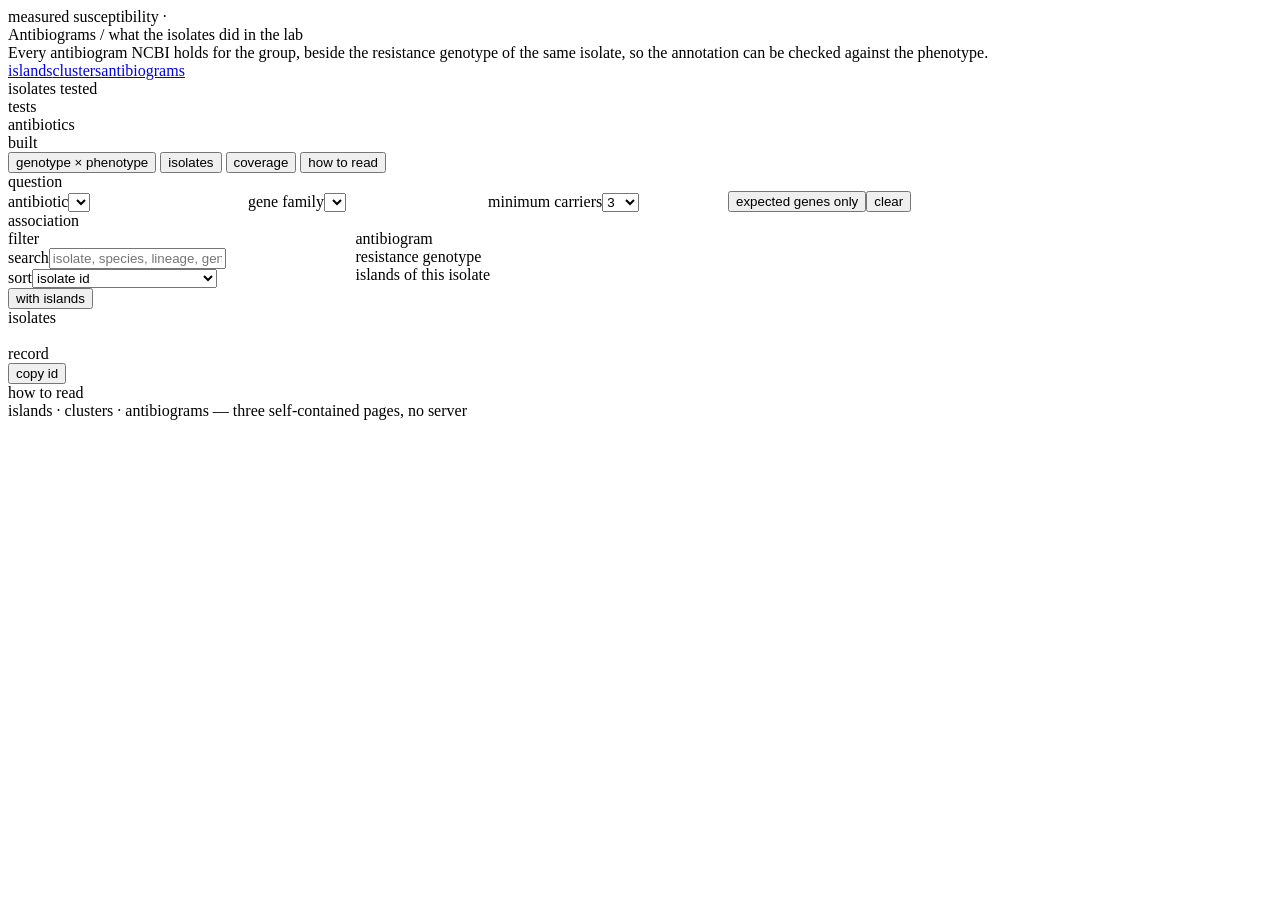
<file: scripts/dashboard/antibiograms_template.html>
<!doctype html>
<html lang="en">
<head>
<meta charset="utf-8">
<meta name="viewport" content="width=device-width,initial-scale=1">
<title>Antibiograms · <!--GROUP_NAME--></title>
<link rel="preconnect" href="https://fonts.googleapis.com">
<link rel="preconnect" href="https://fonts.gstatic.com" crossorigin>
<link href="https://fonts.googleapis.com/css2?family=JetBrains+Mono:wght@300;400;500&display=swap" rel="stylesheet">
<!--CORE:css-->
<style>
.grid3{display:grid;grid-template-columns:330px minmax(0,1fr) 400px;gap:17.5px;align-items:start}
@media (max-width:1600px){.grid3{grid-template-columns:330px minmax(0,1fr)}.grid3 > .col-r{grid-column:1 / -1}}
@media (max-width:1100px){.grid3{grid-template-columns:1fr}.grid3 > .col-r{grid-column:auto}.rail{max-height:375px}}
.filterbar{display:flex;flex-wrap:wrap;gap:12.5px 20px;align-items:flex-end}
.filterbar .field{margin:0;min-width:220px}
.res{display:inline-block;min-width:22px;text-align:center;font-size:11px;letter-spacing:.08em;padding:1px 6px;border:1px solid var(--border-strong);color:var(--fg-mute)}
.res.R{color:var(--c-coral);border-color:var(--c-coral)} .res.S{color:var(--c-green);border-color:var(--c-green)} .res.I{color:var(--c-mustard);border-color:var(--c-mustard)}
.bar3{display:flex;height:11px;border:1px solid var(--border-strong);margin:6px 0 4px;max-width:520px}
.bar3 i{display:block;height:100%} .bar3 .r{background:var(--c-coral)} .bar3 .i{background:var(--c-mustard)} .bar3 .s{background:var(--c-green)}
.assoc td.bar{min-width:100px;width:12%}
.assoc .chip{white-space:normal}
.assoc .bv{display:block;height:9px;border:1px solid var(--border-strong);position:relative;width:100%}
.assoc .bv i{position:absolute;inset:0;right:auto;background:var(--c-coral)}
.assoc .bv.grey i{background:var(--fg-dim)}
.assoc tr.exp td.k{color:var(--fg)}
.dist{display:grid;grid-template-columns:repeat(auto-fit,minmax(375px,1fr));gap:17.5px;align-items:start}
.dist .frame{margin-bottom:0}
.geneclass{margin-bottom:10px} .geneclass .lbl{margin-bottom:5px}
.genechips{display:flex;flex-wrap:wrap;gap:5px}
.genechips a{border:1px solid var(--border-strong);padding:1px 7px;font-size:11px;color:var(--fg);border-bottom:1px solid var(--border-strong)}
.genechips a.exp{border-color:var(--c-coral);color:var(--c-coral)}
.genechips span.noc{border:1px solid var(--border);padding:1px 7px;font-size:11px;color:var(--fg-mute)}
.genechips .pt{border-style:dashed}
.summary{font-size:12.5px;color:var(--fg-mute);margin-bottom:10px} .summary b{color:var(--fg)}
.detail-note{font-size:12.5px;color:var(--fg-dim);margin-top:8px}
#assocDetail:empty{display:none}
.mapwrap{overflow:auto;border:1px solid var(--border);background:var(--bg-2);max-height:640px}
.gmap{display:block} .gmap .gene{cursor:pointer} .gmap .gene:hover{stroke-width:2.2}
.gmap .gene.hl{stroke:var(--fg);stroke-width:2.4}
.genechips a.inisl::before,.genechips span.inisl::before{content:"";display:inline-block;width:6px;height:6px;border-radius:50%;background:var(--c-green);margin-right:6px;vertical-align:1px}
.genechips a.hl,.genechips span.hl{background:var(--highlight)}
.gmap .srow{font-family:var(--mono);font-size:11px;fill:var(--fg-mute);cursor:pointer} .gmap .srow:hover{fill:var(--fg)}
.gmap .glab{font-family:var(--mono);font-size:10px;fill:var(--fg-mute);pointer-events:none} .gmap .glab.hi{fill:var(--fg)}
.gmap .gaxis,.gmap .gtick{stroke:var(--border-strong)} .gmap .gaxlab{font-family:var(--mono);font-size:10px;fill:var(--fg-dim)}
.gmap .gcap{font-family:var(--mono);font-size:10px;fill:var(--fg-dim);letter-spacing:.1em;text-transform:uppercase}
.fitnote{font-size:12.5px;color:var(--fg-dim);margin:7.5px 0 10px}
</style>
</head>
<body>
<div class="topbar">
  <div class="topbar__id">
    <div class="id__head">measured susceptibility · <!--GROUP_NAME--></div>
    <div class="id__name">Antibiograms <span class="light">/ what the isolates did in the lab</span></div>
    <div class="id__sub">Every antibiogram NCBI holds for the group, beside the resistance genotype of the same isolate, so the annotation can be checked against the phenotype.</div>
  </div>
  <div class="topbar__meta">
    <nav class="nav" aria-label="pages"><a href="islands.html">islands</a><a href="clusters.html">clusters</a><a href="antibiograms.html" aria-current="page">antibiograms</a></nav>
    <div>
      <div class="meta__row"><span>isolates tested</span><span id="mIso"></span></div>
      <div class="meta__row"><span>tests</span><span id="mTests"></span></div>
      <div class="meta__row"><span>antibiotics</span><span id="mAbx"></span></div>
      <div class="meta__row"><span>built</span><span id="mBuilt"></span></div>
    </div>
  </div>
</div>

<div class="tabs" role="tablist">
  <button role="tab" data-tab="assoc">genotype × phenotype</button>
  <button role="tab" data-tab="isolates">isolates</button>
  <button role="tab" data-tab="coverage">coverage</button>
  <button role="tab" data-tab="howto">how to read</button>
</div>

<section data-pane="assoc" class="tabpane">
  <div class="frame"><span class="frame__label">question</span><div class="frame__body">
    <div class="filterbar">
      <div class="field"><label class="lbl" for="sAbx">antibiotic</label><select class="inp" id="sAbx"></select></div>
      <div class="field"><label class="lbl" for="sFam">gene family</label><select class="inp" id="sFam"></select></div>
      <div class="field"><label class="lbl" for="sMin">minimum carriers</label><select class="inp" id="sMin"><option value="1">1</option><option value="3" selected>3</option><option value="5">5</option><option value="10">10</option></select></div>
      <div class="field row"><button class="btn btn--ghost" id="tExp" aria-pressed="false">expected genes only</button><button class="btn btn--ghost" id="tClear">clear</button></div>
    </div>
  </div></div>
  <div id="assocSummary"></div>
  <div class="frame"><span class="frame__label" id="assocLabel">association</span><div class="frame__body frame__body--list"><div class="tablewrap" style="border:none;max-height:640px"><table class="data-table assoc" id="assoc"></table></div></div></div>
  <div id="assocDetail"></div>
</section>

<section data-pane="isolates" class="tabpane">
<div class="grid3">
  <div class="col-l">
    <div class="frame frame--tight"><span class="frame__label">filter</span><div class="frame__body">
      <div class="field"><label class="lbl" for="q">search</label><input class="inp" id="q" placeholder="isolate, species, lineage, gene…" autocomplete="off"></div>
      <div class="field"><label class="lbl" for="fSort">sort</label><select class="inp" id="fSort"><option value="id">isolate id</option><option value="r">resistant calls, most first</option><option value="n">tests, most first</option><option value="genes">resistance genes, most first</option></select></div>
      <div class="field row"><button class="btn btn--ghost" id="fIsl" aria-pressed="false">with islands</button></div>
    </div></div>
    <div class="frame frame--tight"><span class="frame__label">isolates <span class="n" id="niso"></span></span><div class="frame__body frame__body--list"><div class="rail" id="rail"></div></div></div>
  </div>
  <div class="col-c">
    <div class="frame"><span class="frame__label">antibiogram <span class="n" id="nab"></span></span><div class="frame__body frame__body--list"><div class="tablewrap" style="border:none;max-height:640px"><table class="data-table" id="abTable"></table></div></div></div>
    <div class="frame"><span class="frame__label">resistance genotype <span class="n" id="ngenes"></span></span><div class="frame__body" id="genotype"></div></div>
    <div class="frame" id="islFrame"><span class="frame__label">islands of this isolate <span class="n" id="nisl"></span></span><div class="frame__body">
      <div class="mapwrap" id="mapwrap"></div><div class="fitnote" id="fitnote"></div><div class="legend" id="legend"></div></div></div>
  </div>
  <div class="col-r">
    <div class="frame"><span class="frame__label">record</span><div class="frame__tools"><button class="btn btn--ghost" id="copyId">copy id</button></div><div class="frame__body" id="panel"></div></div>
  </div>
</div>
</section>

<section data-pane="coverage" class="tabpane"><div id="cov" class="dist"></div></section>
<section data-pane="howto" class="tabpane"><div class="frame"><span class="frame__label">how to read</span><div class="frame__body prose" id="howto"></div></div></section>

<div class="foot"><span id="footL"></span><span>islands · clusters · antibiograms — three self-contained pages, no server</span></div>
<div class="tip" id="tip" role="tooltip"></div>

<!--DATA:__AB:antibiograms.json-->
<!--CORE:js-->
<script>
/* ============================ data ============================ */
const AB = window.__AB, DD = AB.dicts, ISO = AB.isolates || [];
delete window.__AB;
const st = {iso: null, abx: null, fam: null};
const PH = ["S", "I", "R"], PHNAME = ["susceptible", "intermediate", "resistant"];
const abxName = i => DD.antibiotic[i], famName = i => DD.family[i], symName = i => DD.symbol[i];
const toks = s => s ? String(s).split(/[;\/]/).filter(Boolean) : [];
/* gene row: [symbol, family, class, subclass, point, cluster, partial] */
const G = {sym: 0, fam: 1, cls: 2, sub: 3, point: 4, cluster: 5, partial: 6};
const T = {abx: 0, ph: 1, sign: 2, val: 3, units: 4, method: 5, std: 6};
const geneTokens = g => new Set(toks(DD.subclass[g[G.sub]]).concat(toks(DD.class[g[G.cls]])));
function expected(abx, g){ const want = AB.targets[abx] || []; if(!want.length) return false; const have = geneTokens(g); return want.some(t => have.has(t)); }
const famsOf = iso => new Set(iso.genes.map(g => g[G.fam]));
const testOf = (iso, abx) => iso.tests.find(t => t[T.abx] === abx);
const measure = t => t[T.val] ? `${t[T.sign] === "==" ? "" : t[T.sign]}${t[T.val]} ${DD.units[t[T.units]] || ""}`.trim() : "";
const famCluster = new Map(); ISO.forEach(i => i.genes.forEach(g => { if(g[G.cluster] >= 0 && !famCluster.has(g[G.fam])) famCluster.set(g[G.fam], g[G.cluster]); }));
const famClass = new Map(); ISO.forEach(i => i.genes.forEach(g => { if(!famClass.has(g[G.fam])) famClass.set(g[G.fam], [DD.class[g[G.cls]], DD.subclass[g[G.sub]], g[G.point]]); }));
const lineages = list => new Set(list.map(i => i.pds >= 0 ? "p" + i.pds : "i" + i.t)).size;

/* ============================ header ============================ */
const nTests = ISO.reduce((a, i) => a + i.tests.length, 0);
$('mIso').textContent = `${fmt(ISO.length)} of ${fmt(AB.group_isolates)}`; $('mTests').textContent = fmt(nTests);
$('mAbx').textContent = fmt((DD.antibiotic || []).length); $('mBuilt').textContent = AB.built;
$('footL').textContent = `${META.group.replace(/_/g, " ")} · payloads built ${AB.built}`;

/* ============================ genotype x phenotype ============================ */
const abxTested = new Map(); ISO.forEach(i => i.tests.forEach(t => abxTested.set(t[T.abx], (abxTested.get(t[T.abx]) || 0) + 1)));
const famCarriers = new Map(); ISO.forEach(i => famsOf(i).forEach(f => famCarriers.set(f, (famCarriers.get(f) || 0) + 1)));
opts($('sAbx'), [...abxTested.entries()].sort((a, b) => b[1] - a[1] || abxName(a[0]).localeCompare(abxName(b[0]))).map(([a, n]) => [a, `${abxName(a)} · ${n} tested`]), "any antibiotic");
opts($('sFam'), [...famCarriers.entries()].sort((a, b) => b[1] - a[1] || famName(a[0]).localeCompare(famName(b[0]))).map(([f, n]) => [f, `${famName(f)} · ${n} carriers`]), "any gene family");
const kv = rows => '<dl class="kv">' + rows.filter(r => r[1] != null && r[1] !== "").map(([k, v]) => `<dt>${esc(k)}</dt><dd>${v}</dd>`).join("") + '</dl>';
const frame = (label, body, id) => body ? `<div class="frame"${id ? ` id="${id}"` : ""}><span class="frame__label">${label}</span><div class="frame__body">${body}</div></div>` : "";
const pctR = (r, n) => n ? `${Math.round(100 * r / n)}%` : "—";
const bar = (r, n, grey) => `<span class="bv${grey ? " grey" : ""}"><i style="width:${n ? (100 * r / n).toFixed(1) : 0}%"></i></span>`;
const famLink = f => famCluster.has(f) ? `<a href="clusters.html?cluster=${clusterId(famCluster.get(f))}">${esc(famName(f))}</a>` : esc(famName(f));
const famChips = f => { const c = famClass.get(f) || ["", "", 0]; return `<span class="chip coral">${esc(String(c[0]).toLowerCase())}</span>${c[1] && c[1] !== c[0] ? ` <span class="chip">${esc(String(c[1]).toLowerCase())}</span>` : ""}${c[2] ? ' <span class="chip">point</span>' : ""}`; };
function phenoBar(list, abx){
  const c = [0, 0, 0]; list.forEach(i => { const t = testOf(i, abx); if(t) c[t[T.ph]]++; }); const n = c[0] + c[1] + c[2];
  return `<div class="bar3">${n ? `<i class="r" style="width:${100 * c[2] / n}%"></i><i class="i" style="width:${100 * c[1] / n}%"></i><i class="s" style="width:${100 * c[0] / n}%"></i>` : ""}</div>
    <div class="summary"><span class="coral">${c[2]} resistant</span> · <span class="mustard">${c[1]} intermediate</span> · <span class="green">${c[0]} susceptible</span> · ${n} tested in ${lineages(list.filter(i => testOf(i, abx)))} lineages</div>`;
}
function assoc(){
  const abx = st.abx, fam = st.fam, minN = +$('sMin').value, expOnly = $('tExp').getAttribute('aria-pressed') === 'true';
  QS.set({antibiotic: abx != null ? abxName(abx) : null, family: fam != null ? famName(fam) : null});
  $('assocDetail').innerHTML = "";
  if(abx == null && fam == null){ $('assocSummary').innerHTML = ""; $('assocLabel').textContent = "association"; $('assoc').innerHTML = `<tbody><tr><td class="empty">pick an antibiotic, a gene family, or both</td></tr></tbody>`; return; }
  if(abx != null && fam == null){
    const tested = ISO.filter(i => testOf(i, abx));
    $('assocSummary').innerHTML = frame(`${esc(abxName(abx))}`, phenoBar(tested, abx) + `<div class="detail-note">genes flagged <b>expected</b> act on ${esc(abxName(abx))} by their AMRFinder subclass: ${(AB.targets[abx] || []).map(t => t.toLowerCase()).join(", ") || "no map for this drug"}</div>`);
    const rows = [];
    for(const [f] of famCarriers){
      const carriers = tested.filter(i => famsOf(i).has(f)), others = tested.filter(i => !famsOf(i).has(f));
      if(carriers.length < minN) continue;
      const anyGene = carriers[0].genes.find(g => g[G.fam] === f), exp = anyGene ? expected(abx, anyGene) : false;
      if(expOnly && !exp) continue;
      const rc = carriers.filter(i => testOf(i, abx)[T.ph] === 2).length, ro = others.filter(i => testOf(i, abx)[T.ph] === 2).length;
      rows.push({f, exp, nc: carriers.length, lc: lineages(carriers), rc, no: others.length, ro, diff: (carriers.length ? rc / carriers.length : 0) - (others.length ? ro / others.length : 0)});
    }
    rows.sort((a, b) => (b.exp - a.exp) || (b.diff - a.diff) || (b.nc - a.nc));
    $('assocLabel').textContent = `gene families among the ${tested.length} isolates tested for ${abxName(abx)}`;
    $('assoc').innerHTML = `<thead><tr><th>family</th><th>class</th><th></th><th class="r">carriers</th><th class="bar">resistant among carriers</th><th class="r"></th><th class="bar">resistant among non-carriers</th><th class="r"></th><th class="r">difference</th><th></th></tr></thead><tbody>` +
      rows.map(r => `<tr tabindex="0" data-f="${r.f}" class="${r.exp ? "exp" : ""}"><td class="k">${famLink(r.f)}</td><td class="wrap" style="max-width:260px;min-width:0">${famChips(r.f)}</td><td>${r.exp ? '<span class="chip coral">expected</span>' : ""}</td>
        <td class="r">${r.nc} <span class="mute">· ${r.lc} lin.</span></td><td class="bar">${bar(r.rc, r.nc)}</td><td class="r">${r.rc} · ${pctR(r.rc, r.nc)}</td>
        <td class="bar">${bar(r.ro, r.no, true)}</td><td class="r">${r.ro} of ${r.no} · ${pctR(r.ro, r.no)}</td><td class="r ${r.diff > 0.2 ? "coral" : r.diff < -0.2 ? "green" : ""}">${r.diff >= 0 ? "+" : ""}${Math.round(100 * r.diff)} pts</td>
        <td>${famCluster.has(r.f) ? `<a href="islands.html?cluster=${clusterId(famCluster.get(r.f))}" class="dim">islands</a>` : ""}</td></tr>`).join("") + `</tbody>`;
    if(!rows.length) $('assoc').innerHTML += `<tbody><tr><td class="empty">no family with ${minN} or more carriers among the tested isolates</td></tr></tbody>`;
    $('assoc').querySelector('tbody').onclick = e => { if(e.target.closest('a')) return; const tr = e.target.closest('tr[data-f]'); if(tr) detail(abx, +tr.dataset.f); };
  } else if(fam != null && abx == null){
    const carriers = ISO.filter(i => famsOf(i).has(fam)), others = ISO.filter(i => !famsOf(i).has(fam));
    const c = famClass.get(fam) || ["", ""];
    $('assocSummary').innerHTML = frame(`${esc(famName(fam))}`, `<div class="summary"><b>${carriers.length}</b> tested isolates carry it, in ${lineages(carriers)} lineages · ${famChips(fam)}${famCluster.has(fam) ? ` · <a href="clusters.html?cluster=${clusterId(famCluster.get(fam))}">cluster record</a> · <a href="islands.html?cluster=${clusterId(famCluster.get(fam))}">islands</a>` : ""}</div>`);
    const anyGene = carriers[0] && carriers[0].genes.find(g => g[G.fam] === fam);
    const rows = [];
    for(const [a] of abxTested){
      const tc = carriers.filter(i => testOf(i, a)), to = others.filter(i => testOf(i, a));
      if(tc.length < minN) continue;
      const exp = anyGene ? expected(a, anyGene) : false; if(expOnly && !exp) continue;
      const rc = tc.filter(i => testOf(i, a)[T.ph] === 2).length, ro = to.filter(i => testOf(i, a)[T.ph] === 2).length;
      rows.push({a, exp, nc: tc.length, lc: lineages(tc), rc, no: to.length, ro, diff: (tc.length ? rc / tc.length : 0) - (to.length ? ro / to.length : 0)});
    }
    rows.sort((a, b) => (b.exp - a.exp) || (b.diff - a.diff) || (b.nc - a.nc));
    $('assocLabel').textContent = `antibiotics tested on carriers of ${famName(fam)}`;
    $('assoc').innerHTML = `<thead><tr><th>antibiotic</th><th></th><th class="r">carriers tested</th><th class="bar">resistant among carriers</th><th class="r"></th><th class="bar">resistant among non-carriers</th><th class="r"></th><th class="r">difference</th></tr></thead><tbody>` +
      rows.map(r => `<tr tabindex="0" data-a="${r.a}" class="${r.exp ? "exp" : ""}"><td class="k">${esc(abxName(r.a))}</td><td>${r.exp ? '<span class="chip coral">expected</span>' : ""}</td>
        <td class="r">${r.nc} <span class="mute">· ${r.lc} lin.</span></td><td class="bar">${bar(r.rc, r.nc)}</td><td class="r">${r.rc} · ${pctR(r.rc, r.nc)}</td>
        <td class="bar">${bar(r.ro, r.no, true)}</td><td class="r">${r.ro} of ${r.no} · ${pctR(r.ro, r.no)}</td><td class="r ${r.diff > 0.2 ? "coral" : r.diff < -0.2 ? "green" : ""}">${r.diff >= 0 ? "+" : ""}${Math.round(100 * r.diff)} pts</td></tr>`).join("") + `</tbody>`;
    if(!rows.length) $('assoc').innerHTML += `<tbody><tr><td class="empty">no antibiotic tested on ${minN} or more carriers</td></tr></tbody>`;
    $('assoc').querySelector('tbody').onclick = e => { const tr = e.target.closest('tr[data-a]'); if(tr) detail(+tr.dataset.a, fam); };
  } else {
    $('assocSummary').innerHTML = ""; $('assocLabel').textContent = `${famName(fam)} × ${abxName(abx)}`; $('assoc').innerHTML = "";
    detail(abx, fam);
  }
}
function detail(abx, fam){
  const carriers = ISO.filter(i => famsOf(i).has(fam) && testOf(i, abx)), others = ISO.filter(i => !famsOf(i).has(fam) && testOf(i, abx));
  const row = i => { const t = testOf(i, abx); const exp = i.genes.filter(g => expected(abx, g)).map(g => symName(g[G.sym]));
    return `<tr tabindex="0" data-t="${esc(i.t)}"><td class="k">${esc(i.t)}</td><td><i>${esc(DD.species[i.sp])}</i></td><td>${i.pds >= 0 ? esc(DD.pds[i.pds]) : '<span class="dim">—</span>'}</td>
      <td><span class="res ${PH[t[T.ph]]}">${PH[t[T.ph]]}</span></td><td>${esc(measure(t))}</td><td class="mute">${esc(DD.method[t[T.method]] || "")}</td><td class="wrap">${exp.map(s => `<span class="chip ${s.startsWith(famName(fam)) ? "coral" : ""}">${esc(s)}</span>`).join(" ") || '<span class="dim">none expected</span>'}</td></tr>`; };
  const table = list => `<div class="tablewrap" style="max-height:420px"><table class="data-table"><thead><tr><th>isolate</th><th>species</th><th>lineage</th><th>result</th><th>measured</th><th>method</th><th>genes acting on ${esc(abxName(abx))}</th></tr></thead><tbody>${list.map(row).join("")}</tbody></table></div>`;
  $('assocDetail').innerHTML = frame(`carriers of ${esc(famName(fam))} tested for ${esc(abxName(abx))} <span class="n">${carriers.length}</span>`, phenoBar(carriers, abx) + table(carriers)) +
    frame(`non-carriers tested for ${esc(abxName(abx))} <span class="n">${others.length}</span>`, phenoBar(others, abx) + table(others));
  $('assocDetail').querySelectorAll('tbody').forEach(tb => tb.onclick = e => { const tr = e.target.closest('tr[data-t]'); if(tr){ goTab("isolates"); select(tr.dataset.t); } });
  $('assocDetail').scrollIntoView({block: "start", behavior: matchMedia('(prefers-reduced-motion:reduce)').matches ? "auto" : "smooth"});
}
$('sAbx').onchange = () => { st.abx = $('sAbx').value === "" ? null : +$('sAbx').value; assoc(); };
$('sFam').onchange = () => { st.fam = $('sFam').value === "" ? null : +$('sFam').value; assoc(); };
$('sMin').onchange = assoc;
$('tExp').onclick = () => { const b = $('tExp'); b.setAttribute('aria-pressed', b.getAttribute('aria-pressed') === 'true' ? 'false' : 'true'); assoc(); };
$('tClear').onclick = () => { st.abx = null; st.fam = null; $('sAbx').value = ""; $('sFam').value = ""; assoc(); };

/* ============================ isolates ============================ */
const ISO_BY = new Map(ISO.map(i => [i.t, i]));
const countR = i => i.tests.filter(t => t[T.ph] === 2).length;
function listed(){
  const q = $('q').value.trim().toLowerCase(), wantIsl = $('fIsl').getAttribute('aria-pressed') === 'true', by = $('fSort').value;
  let out = ISO.filter(i => { if(wantIsl && !(i.islands.length + i.islands3.length)) return false;
    if(q && !(i.t + " " + i.bs + " " + i.asm + " " + DD.species[i.sp] + " " + (i.pds >= 0 ? DD.pds[i.pds] : "") + " " + i.genes.map(g => symName(g[G.sym]) + " " + famName(g[G.fam])).join(" ")).toLowerCase().includes(q)) return false; return true; });
  const k = {id: i => i.t, r: i => -countR(i), n: i => -i.tests.length, genes: i => -i.genes.length}[by];
  out.sort((a, b) => { const x = k(a), y = k(b); return x < y ? -1 : x > y ? 1 : a.t.localeCompare(b.t); });
  return out;
}
function rail(){
  const L = listed(); $('niso').textContent = `${L.length} of ${ISO.length}`;
  $('rail').innerHTML = L.length ? L.map(i => `<button class="irow" data-t="${esc(i.t)}"${i.t === st.iso ? ' aria-current="true"' : ''}>
      <span><span class="id">${esc(i.t)}</span><span class="m"><i>${esc(DD.species[i.sp])}</i></span></span>
      <span class="chips"><span class="chip coral">${countR(i)} R</span><span class="chip">${i.tests.length}</span>${i.islands.length ? `<span class="chip mustard">${i.islands.length} isl</span>` : ""}${i.islands3.length ? `<span class="chip">${i.islands3.length} t3</span>` : ""}${i.genome ? "" : '<span class="chip">no genome</span>'}</span></button>`).join("") : `<div class="empty">no isolate matches</div>`;
}
$('rail').onclick = e => { const b = e.target.closest('.irow'); if(b) select(b.dataset.t); };
$('q').oninput = debounce(rail, 150); $('fSort').onchange = rail;
$('fIsl').onclick = () => { const b = $('fIsl'); b.setAttribute('aria-pressed', b.getAttribute('aria-pressed') === 'true' ? 'false' : 'true'); rail(); };
function select(t){
  const i = ISO_BY.get(t); if(!i) return;
  st.iso = t; QS.set({isolate: t});
  document.querySelectorAll('#rail .irow').forEach(b => b.setAttribute('aria-current', String(b.dataset.t === t)));
  const cur = document.querySelector('#rail .irow[aria-current="true"]'); if(cur) cur.scrollIntoView({block: "nearest"});
  const c = [0, 0, 0]; i.tests.forEach(x => c[x[T.ph]]++);
  $('nab').textContent = `${i.tests.length} tests`;
  $('abTable').innerHTML = `<thead><tr><th>antibiotic</th><th>result</th><th>measured</th><th>method</th><th>standard</th><th>genes acting on it</th></tr></thead><tbody>` +
    [...i.tests].sort((a, b) => b[T.ph] - a[T.ph] || abxName(a[T.abx]).localeCompare(abxName(b[T.abx]))).map(x => { const exp = i.genes.filter(g => expected(x[T.abx], g));
      return `<tr><td class="k">${esc(abxName(x[T.abx]))}</td><td><span class="res ${PH[x[T.ph]]}">${PH[x[T.ph]]}</span> <span class="mute">${PHNAME[x[T.ph]]}</span></td><td>${esc(measure(x))}</td><td class="mute">${esc(DD.method[x[T.method]] || "")}</td><td class="mute">${esc(DD.standard[x[T.std]] || "")}</td>
        <td class="wrap">${exp.map(g => `<span class="chip coral">${esc(symName(g[G.sym]))}</span>`).join(" ") || (AB.targets[x[T.abx]] && AB.targets[x[T.abx]].length ? '<span class="dim">none</span>' : '<span class="dim">no map</span>')}</td></tr>`; }).join("") + `</tbody>`;
  drawIslands(i);
  const byClass = new Map(); i.genes.forEach(g => { const k = DD.class[g[G.cls]]; let a = byClass.get(k); if(!a){ a = []; byClass.set(k, a); } a.push(g); });
  /* which genotype rows sit in a drawn island: by cluster, and by family name for the rows whose family maps to another cluster of the same family */
  const inIsl = new Map(), famIn = new Map();
  i.islands.concat(i.islands3).forEach(n => { const o = island(n); if(o) o.genes.forEach(g => { if(g.cluster >= 0 && !inIsl.has(g.cluster)) inIsl.set(g.cluster, n);
    if(/^amr_anchor/.test(g.role) && g.label){ const f = g.label.replace(/-\d+.*$/, "").replace(/_.*$/, ""); if(!famIn.has(f)) famIn.set(f, [n, g.cluster]); } }); });
  const where = g => { if(g[G.cluster] >= 0 && inIsl.has(g[G.cluster])) return [inIsl.get(g[G.cluster]), g[G.cluster]]; const f = famName(g[G.fam]); return famIn.get(f) || famIn.get(symName(g[G.sym]).replace(/-\d+.*$/, "")) || null; };
  let nIn = 0;
  $('ngenes').textContent = `${i.genes.length} genes`;
  $('genotype').innerHTML = i.genes.length ? [...byClass.entries()].sort((a, b) => a[0].localeCompare(b[0])).map(([k, gs]) => `<div class="geneclass"><span class="lbl">${esc(k.toLowerCase())}</span><div class="genechips">` +
      gs.map(g => { const r = i.tests.filter(x => expected(x[T.abx], g)), rr = r.filter(x => x[T.ph] === 2).length;
        const w = where(g); if(w) nIn++;
        const title = `${symName(g[G.sym])} · ${DD.subclass[g[G.sub]]}${r.length ? ` · resistant to ${rr} of ${r.length} drugs it acts on` : ""}${g[G.partial] ? " · partial or variant call" : ""}` +
          (w ? ` · drawn in ${islandId(w[0])}${i.islands3.includes(w[0]) ? " (tier-3 backbone window)" : ""}` : " · in no window: the gene lies on a contig too short for one, or its hit was not a complete gene");
        const cls = `${r.length && rr === r.length ? "exp" : ""}${g[G.point] ? " pt" : ""}${w ? " inisl" : ""}`, dc = w ? ` data-c="${w[1]}" data-n="${w[0]}"` : "";
        return g[G.cluster] >= 0 ? `<a href="clusters.html?cluster=${clusterId(g[G.cluster])}" class="${cls}"${dc} title="${esc(title)}">${esc(symName(g[G.sym]))}</a>` : `<span class="noc${cls}"${dc} title="${esc(title)}">${esc(symName(g[G.sym]))}</span>`; }).join("") + `</div></div>`).join("") +
    `<div class="detail-note"><span class="dot" style="background:var(--c-green);vertical-align:middle"></span> drawn below (${nIn} of ${i.genes.length}), in a resistance island or a tier-3 backbone window; the rest sit on a contig too short for a window · coral outline: resistant to every tested drug the gene acts on · dashed: point mutation · grey: no analysed cluster for the family</div>` : `<div class="mute">no resistance gene called for this isolate</div>`;
  $('genotype').querySelectorAll('[data-c]').forEach(el => { el.onmouseenter = () => { const c = el.dataset.c; document.querySelectorAll('#mapwrap .gene').forEach(pg => pg.classList.toggle('hl', pg.dataset.c === c)); el.classList.add('hl'); };
    el.onmouseleave = () => { document.querySelectorAll('#mapwrap .gene.hl').forEach(pg => pg.classList.remove('hl')); el.classList.remove('hl'); }; });
  $('panel').innerHTML = kv([["isolate", `<b>${esc(i.t)}</b>`], ["biosample", esc(i.bs)], ["assembly", i.asm ? esc(i.asm) : '<span class="mute">none</span>'], ["genome", i.genome ? "in the dataset" : '<span class="mute">not downloaded</span>'],
    ["species", `<i>${esc(DD.species[i.sp])}</i>`], ["SNP lineage", i.pds >= 0 ? esc(DD.pds[i.pds]) : '<span class="mute">none</span>'],
    ["tests", `${i.tests.length} <span class="mute">· <span class="coral">${c[2]} R</span> · <span class="mustard">${c[1]} I</span> · <span class="green">${c[0]} S</span></span>`],
    ["methods", esc([...new Set(i.tests.map(x => DD.method[x[T.method]]))].filter(Boolean).join(", "))], ["standards", esc([...new Set(i.tests.map(x => DD.standard[x[T.std]]))].filter(Boolean).join(", "))],
    ["islands", i.islands.length ? `<div class="row" style="gap:5px">${i.islands.map(n => `<a href="islands.html?island=${islandId(n)}">${islandId(n)}</a>`).join("")}</div>` : '<span class="mute">none in tier 1 or 2</span>'],
    ["tier-3 windows", i.islands3.length ? `<div class="row" style="gap:5px">${i.islands3.map(n => `<a href="islands.html?island=${islandId(n)}&tier=2" class="dim">${islandId(n)}</a>`).join("")}</div>` : '<span class="mute">none</span>']]);
}
$('copyId').onclick = () => { if(st.iso) copyText(st.iso, $('copyId')); };

/* ============================ the isolate's islands, drawn ============================ */
/* The gene maps here are a slice of the islands page's payload, re-indexed by step 37. Each island
   of the isolate is one row, left-aligned at its own start and on one scale, so lengths compare;
   the roles and colours are the islands page's. Clicking a row or an arrow opens it there. */
const GM = AB.gm || {g: {}};
const ROLES = GM.roles || [], FL = GM.flag_label, FP = GM.flag_pseudo, BP = GM.bp || 10;
const _isl = new Map();
function island(n){
  let o = _isl.get(n); if(o) return o;
  const raw = GM.g[n]; if(!raw) return null;
  const v = varints(raw); let prev = v[0], i = 1; const genes = [];
  while(i < v.length){
    const gap = unzig(v[i++]), w = v[i++], cs = v[i++], fl = v[i++]; let li = -1; if(fl & FL) li = v[i++] - 1;
    const start = (prev + gap) * BP, ci = (cs >> 1) - 1, role = ROLES[fl & 15] || "other";
    genes.push({s: start, e: start + w * BP, strand: (cs & 1) ? 1 : -1, cluster: ci >= 0 ? GM.cluster[ci] : -1, role, pseudo: !!(fl & FP),
      label: li >= 0 ? GM.dicts.label[li] : (ci >= 0 ? GM.clabel[ci] : ""), cls: ci >= 0 && GM.cclass[ci] >= 0 ? GM.dicts.amrclass[GM.cclass[ci]] : ""});
    prev = prev + gap + w; }
  o = {n, genes, lo: genes[0].s, hi: genes[genes.length - 1].e}; _isl.set(n, o); return o;
}
const styleOf = g => ROLE_STYLE[g.role === "mge" && g.pseudo ? "mge_pseudo" : g.role] || ROLE_STYLE.other;
function arrowPts(x0, x1, strand, yB, half, cap){ const w = Math.max(x1 - x0, 1.5), head = Math.min(0.55 * w, cap);
  return strand === -1 ? [[x1, yB - half], [x0 + head, yB - half], [x0, yB], [x0 + head, yB + half], [x1, yB + half]] : [[x0, yB - half], [x1 - head, yB - half], [x1, yB], [x1 - head, yB + half], [x0, yB + half]]; }
function drawIslands(iso){
  const t3 = new Set(iso.islands3), rows = iso.islands.concat(iso.islands3).map(island).filter(Boolean);
  $('nisl').textContent = rows.length ? `${iso.islands.length} islands${iso.islands3.length ? ` + ${iso.islands3.length} tier-3 windows` : ""}` : "";
  if(!rows.length){ $('mapwrap').innerHTML = `<div class="empty">no island or backbone window for this isolate</div>`; $('fitnote').textContent = ""; $('legend').innerHTML = ""; return; }
  const avail = Math.max(650, ($('mapwrap').clientWidth || 1000) - 2), GUT = 150, MR = 20, RH = 44, HALF = 12, top = 12;
  const span = Math.max(...rows.map(r => r.hi - r.lo)) * 1.02, W = avail, plotW = W - GUT - MR, H = top + rows.length * RH + 60, yAxis = top + rows.length * RH + 14;
  const xs = bp => GUT + bp / span * plotW, cap = Math.max(4, 0.012 * plotW), p = [];
  rows.forEach((r, k) => { const yB = top + k * RH + RH / 2 - 6; let lastEnd = -1e9;
    p.push(`<text class="srow" x="4" y="${yB + 4}" data-n="${r.n}">${islandId(r.n)}${t3.has(r.n) ? ' <tspan class="gaxlab">t3</tspan>' : ""}</text>`);
    r.genes.forEach((g, i) => { const x0 = xs(g.s - r.lo), x1 = xs(g.e - r.lo), sty = styleOf(g), cx = 0.5 * (x0 + x1);
      p.push(`<polygon class="gene" data-n="${r.n}" data-i="${i}" data-c="${g.cluster}" points="${arrowPts(x0, x1, g.strand, yB, HALF, cap).map(q => q[0].toFixed(1) + "," + q[1].toFixed(1)).join(" ")}" fill="${sty.fill}" stroke="${sty.stroke}" stroke-width="${sty.sw}"${sty.dash ? ' stroke-dasharray="3 2"' : ''}/>`);
      if(sty.dot) p.push(`<circle cx="${cx.toFixed(1)}" cy="${yB}" r="2.8" fill="${sty.stroke}"/>`);
      if(ANALYSED_ROLES.has(g.role) && g.label && !/^hypothetical/i.test(g.label)){ const lab = g.label.length > 14 ? g.label.slice(0, 13) + "…" : g.label, w = lab.length * 6.6;
        if(cx - w / 2 > lastEnd + 6){ lastEnd = cx + w / 2; p.push(`<text class="glab hi" x="${cx.toFixed(1)}" y="${yB + HALF + 12}" text-anchor="middle">${esc(lab)}</text>`); } } }); });
  p.push(`<line class="gaxis" x1="${GUT}" y1="${yAxis}" x2="${W - MR}" y2="${yAxis}"/>`);
  const step = [1000, 2000, 5000, 10000, 20000].find(v => span / v <= 9) || 50000;
  for(let bp = 0; bp <= span; bp += step){ const x = xs(bp).toFixed(1); p.push(`<line class="gtick" x1="${x}" y1="${yAxis}" x2="${x}" y2="${yAxis + 5}"/><text class="gaxlab" x="${x}" y="${yAxis + 18}" text-anchor="middle">${bp / 1000} kb</text>`); }
  p.push(`<text class="gcap" x="${GUT}" y="${H - 4}">distance from each island's start · one scale for all rows</text>`);
  $('mapwrap').innerHTML = `<svg class="gmap" width="${W}" height="${H}" viewBox="0 0 ${W} ${H}" role="img" aria-label="the islands of isolate ${esc(iso.t)}">${p.join("")}</svg>`;
  $('fitnote').textContent = `${rows.length} row${rows.length === 1 ? "" : "s"}${t3.size ? ", t3 marks a tier-3 backbone window around a core gene" : ""} · resistance genes labelled · click a row or an arrow to open it on the islands page`;
  $('legend').innerHTML = legendHTML();
  const svg = $('mapwrap').querySelector('svg'), tip = $('tip');
  svg.addEventListener('mousemove', e => { const el = e.target.closest('.gene'); if(!el){ hideTip(tip); return; }
    const g = island(+el.dataset.n).genes[+el.dataset.i], sty = styleOf(g);
    showTip(tip, e, `<div class="h">${esc(g.label || "unlabelled")}${g.pseudo ? ' <span class="chip mustard">pseudogene</span>' : ''}</div><table><tr><td>role</td><td>${esc(sty.label)}</td></tr>
      <tr><td>cluster</td><td>${g.cluster >= 0 ? clusterId(g.cluster) : "none"}</td></tr>${g.cls ? `<tr><td>amr class</td><td>${esc(g.cls.toLowerCase())}</td></tr>` : ""}
      <tr><td>location</td><td>${fmt(g.s)}–${fmt(g.e)} (${g.strand === 1 ? "+" : "−"})</td></tr></table>`); });
  svg.addEventListener('mouseleave', () => hideTip(tip));
  svg.addEventListener('click', e => { const el = e.target.closest('.gene, .srow'); if(el) location.href = `islands.html?island=${islandId(+el.dataset.n)}${t3.has(+el.dataset.n) ? "&tier=2" : ""}`; });
}
addEventListener('resize', debounce(() => { if(st.iso) drawIslands(ISO_BY.get(st.iso)); }, 200));

/* ============================ coverage ============================ */
let covDone = false;
function coverage(){
  if(covDone) return; covDone = true;
  const fr = (label, body, note) => `<div class="frame"><span class="frame__label">${label}</span><div class="frame__body">${body}${note ? `<div class="note" style="padding:8px 0 0">${note}</div>` : ""}</div></div>`;
  const perAbx = [...abxTested.entries()].sort((a, b) => b[1] - a[1]).map(([a, n]) => { const r = ISO.filter(i => { const t = testOf(i, a); return t && t[T.ph] === 2; }).length; return [`${abxName(a)} · ${Math.round(100 * r / n)}% R`, n, "coral"]; });
  const sp = new Map(); ISO.forEach(i => sp.set(i.sp, (sp.get(i.sp) || 0) + 1));
  const ph = [0, 0, 0]; ISO.forEach(i => i.tests.forEach(t => ph[t[T.ph]]++));
  const me = new Map(), sd = new Map(); ISO.forEach(i => i.tests.forEach(t => { me.set(DD.method[t[T.method]], (me.get(DD.method[t[T.method]]) || 0) + 1); sd.set(DD.standard[t[T.std]], (sd.get(DD.standard[t[T.std]]) || 0) + 1); }));
  const famTop = [...famCarriers.entries()].sort((a, b) => b[1] - a[1]).slice(0, 25).map(([f, n]) => [famName(f), n, "coral"]);
  $('cov').innerHTML =
    fr("how much of the group was tested", `<div class="summary"><b>${fmt(ISO.length)}</b> isolates with an antibiogram out of <b>${fmt(AB.group_isolates)}</b> in the group (${(100 * ISO.length / AB.group_isolates).toFixed(1)}%), <b>${fmt(nTests)}</b> defined tests, <b>${ISO.filter(i => i.islands.length).length}</b> tested isolates carry a tier-1 or tier-2 island.</div>` +
      barsHTML([["resistant", ph[2], "coral"], ["intermediate", ph[1], "mustard"], ["susceptible", ph[0], "green"]]), "calls of 'not defined' are dropped; each isolate is counted once per antibiotic") +
    fr("tests per antibiotic", barsHTML(perAbx.slice(0, 30)), perAbx.length > 30 ? `${perAbx.length - 30} more antibiotics with fewer tests` : "") +
    fr("tested isolates by species", barsHTML([...sp.entries()].sort((a, b) => b[1] - a[1]).map(([s, n]) => [DD.species[s], n]))) +
    fr("methods and standards", barsHTML([...me.entries()].map(([k, n]) => [k || "unknown", n]).concat([...sd.entries()].map(([k, n]) => [`standard ${k || "unknown"}`, n])))) +
    fr("most common resistance genes among the tested", barsHTML(famTop), "families carried by the tested isolates; click a family in the first tab for its phenotypes");
}

/* ============================ how to read ============================ */
$('howto').innerHTML = `
<h3>what is here</h3>
<p>NCBI Pathogen Detection stores an <b>antibiogram</b> for a small share of isolates: the laboratory's susceptible, intermediate or resistant call per antibiotic, usually with the measured MIC or disk-diffusion value, the method and the breakpoint standard. Step 9 searched every BioSample of the group and kept what it found: <b>${fmt(ISO.length)}</b> isolates of <b>${fmt(AB.group_isolates)}</b>. Beside each antibiogram sits the same isolate's resistance <b>genotype</b> from AMRFinderPlus, so the annotation used everywhere else in these pages can be checked against a phenotype.</p>
<h3>genotype × phenotype</h3>
<p>Pick an antibiotic: every gene family carried by at least the chosen minimum of tested isolates is listed with the resistance rate among its <b>carriers</b> and among the <b>non-carriers</b> tested for the same drug, and the difference in percentage points. Pick a family instead to see the same across antibiotics. Pick both to list the isolates themselves. A row is flagged <b>expected</b> when the family's AMRFinder subclass acts on that antibiotic, by a hand-written map (step 37) that is broad for beta-lactams and narrow elsewhere; an unexpected association is worth a look, not a conclusion.</p>
<p>Three cautions. A phenotype belongs to the isolate, not to one gene: an isolate carrying blaKPC and blaNDM is resistant because of both, and the table cannot apportion it. Counts are per isolate, with the number of <b>SNP lineages</b> beside them, because one outbreak clone tested many times inflates a rate. And ${fmt(ISO.length)} isolates is a small sample: a difference over five carriers is a hint.</p>
<h3>isolates</h3>
<p>One isolate at a time: its calls sorted resistant first, with the measured value, and for each drug the genes it carries that act on it. Its tier-1 and tier-2 islands are drawn beneath, one row each on one scale, with the islands page's colours; click one to open it there. A green dot on a gene means it sits in one of those islands, and hovering it picks the arrow out. Tier-3 backbone windows around core genes such as <code>blaCMY</code> or <code>gyrA</code> are drawn too, marked t3. A gene without the dot lies on a contig too short for a window. The genotype is grouped by class; a gene in <span class="coral">coral</span> was resistant to every tested drug it acts on, a dashed outline is a point mutation, and a name links into the <a href="clusters.html">clusters</a> page where the family has an analysed cluster. Islands link into the <a href="islands.html">islands</a> page.</p>
<h3>links</h3>
<p><code>antibiograms.html?antibiotic=meropenem</code>, <code>?family=blaKPC</code>, both together, or <code>?isolate=PDT000050772.2</code> open the page on that question.</p>`;

/* ============================ boot ============================ */
const goTab = wireTabs(name => { if(name === "coverage") coverage(); });
if(AB.absent || !ISO.length){
  $('assoc').innerHTML = `<tbody><tr><td class="empty">no antibiogram was found for this group; run scripts/09_fetch_antibiograms.py and rebuild</td></tr></tbody>`;
  $('rail').innerHTML = `<div class="empty">no tested isolate</div>`;
} else {
  { const a = QS.get("antibiotic"), f = QS.get("family"); const ai = (DD.antibiotic || []).indexOf(a), fi = (DD.family || []).indexOf(f);
    if(ai >= 0){ st.abx = ai; $('sAbx').value = ai; } if(fi >= 0){ st.fam = fi; $('sFam').value = fi; }
    if(st.abx == null && st.fam == null){ const def = (DD.antibiotic || []).indexOf("meropenem"); st.abx = def >= 0 ? def : (+$('sAbx').options[1]?.value ?? null); if(st.abx != null) $('sAbx').value = st.abx; } }
  assoc();
  rail();
  { const t = QS.get("isolate"); select(ISO_BY.has(t) ? t : listed()[0].t); }
}
</script>
</body>
</html>
</file>
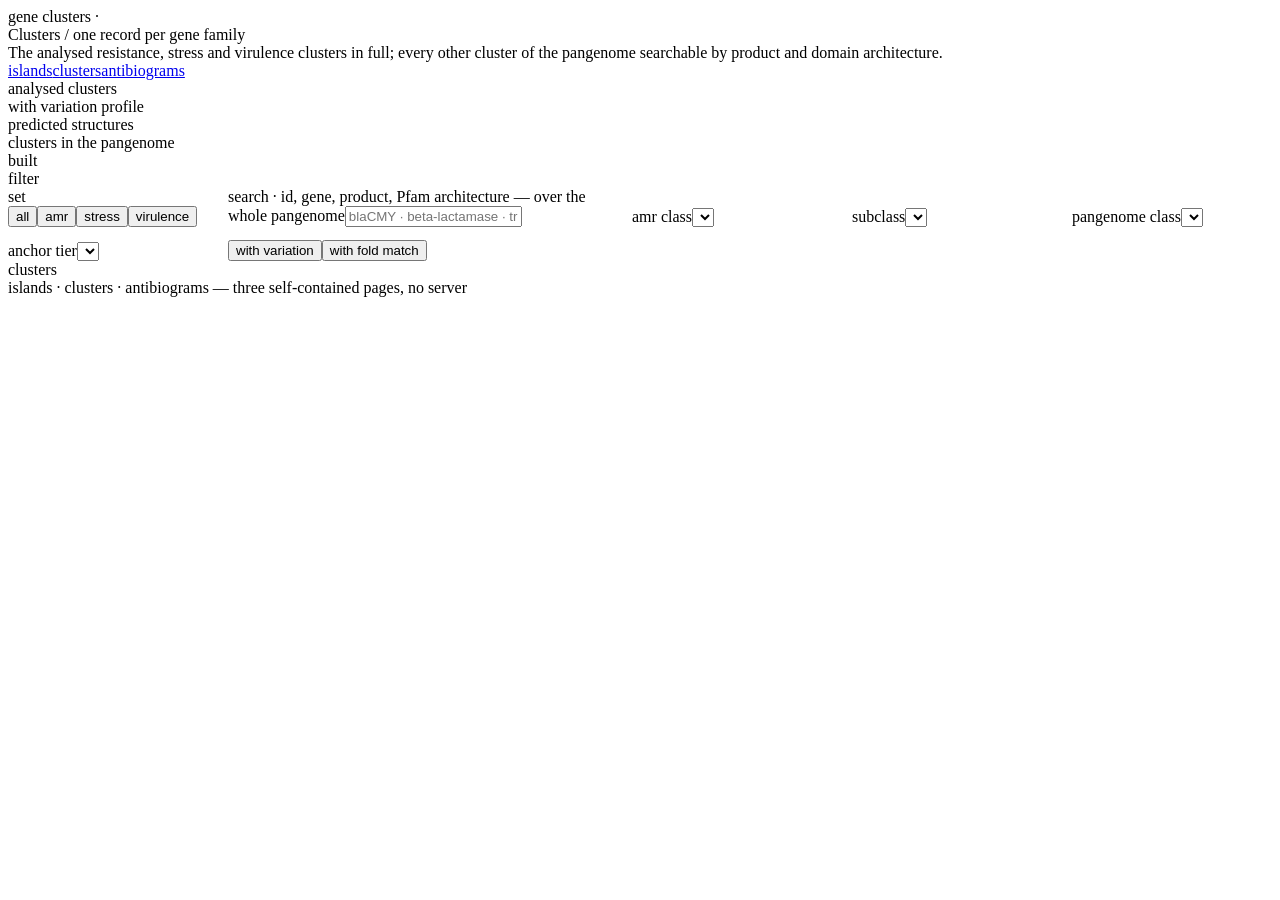
<file: scripts/dashboard/clusters_template.html>
<!doctype html>
<html lang="en">
<head>
<meta charset="utf-8">
<meta name="viewport" content="width=device-width,initial-scale=1">
<title>Clusters · <!--GROUP_NAME--></title>
<link rel="preconnect" href="https://fonts.googleapis.com">
<link rel="preconnect" href="https://fonts.gstatic.com" crossorigin>
<link href="https://fonts.googleapis.com/css2?family=JetBrains+Mono:wght@300;400;500&display=swap" rel="stylesheet">
<!--CORE:css-->
<style>
.filterbar{display:flex;flex-wrap:wrap;gap:12.5px 20px;align-items:flex-end}
.filterbar .field{margin:0;min-width:200px}
.filterbar .field--grow{flex:1;min-width:275px}
.masonry{columns:4 375px;column-gap:17.5px}
.masonry .frame{break-inside:avoid;margin-bottom:17.5px}
.head{display:grid;grid-template-columns:1fr auto;gap:17.5px;align-items:start}
.head__name{font-size:25px;font-weight:500;line-height:1.2}
.head__name .light{color:var(--fg-mute);font-weight:300}
.head__sub{color:var(--fg-mute);font-size:14px;margin-top:5px}
.head__actions{display:flex;gap:7.5px;flex-wrap:wrap;justify-content:flex-end}
.track{display:block;width:100%;height:57.5px;border:1px solid var(--border);background:var(--bg-2)}
.tracklab{display:flex;justify-content:space-between;font-size:11px;color:var(--fg-dim);text-transform:uppercase;letter-spacing:.12em;margin:2.5px 0 10px}
.readout{font-size:12.5px;color:var(--fg-mute);min-height:20px;margin-bottom:7.5px}
.domstrip{display:block;width:100%;height:42.5px;border:1px solid var(--border);background:var(--bg-2);margin-bottom:10px}
.domlist{font-size:14px} .domlist div{display:flex;gap:10px;padding:2.5px 0;border-bottom:1px dashed var(--border);color:var(--fg-mute)} .domlist b{color:var(--fg);min-width:137.5px}
.domlist span.pos{margin-left:auto;color:var(--fg-dim);white-space:nowrap}
.hits td.wrap{white-space:normal;min-width:200px}
.isl-list{display:flex;flex-wrap:wrap;gap:5px} .isl-list a{font-size:12.5px;border:1px solid var(--border);padding:1px 6px;border-bottom:1px solid var(--border)} .isl-list a:hover{border-color:var(--c-teal)}
.tierline{font-size:14px;color:var(--fg-mute);margin-top:10px;line-height:1.55}
.stagegrid{display:grid;grid-template-columns:minmax(0,1fr) 440px;gap:17.5px;align-items:start}
.subhead{font-size:11px;text-transform:uppercase;letter-spacing:.14em;color:var(--fg);margin:20px 0 8px;padding-top:12px;border-top:1px solid var(--border)}
@media (max-width:1100px){.stagegrid{grid-template-columns:1fr}}
.stage{display:block;width:100%;height:560px;background:var(--bg-2);border:1px solid var(--border);cursor:grab;touch-action:none}
.stage.drag{cursor:grabbing}
.stagewrap{position:relative}
.ovl{position:absolute;left:12px;top:12px;font-size:12.5px;color:var(--fg-mute);pointer-events:none;line-height:1.6}
.ovl b{color:var(--fg)}
.ctl{display:flex;gap:7.5px;flex-wrap:wrap;align-items:center;margin-bottom:12.5px}
.ctl .sp{flex:1}
.ribbon{display:block;width:100%;height:120px;border:1px solid var(--border);background:var(--bg-2);margin-top:12.5px}
.riblab{display:grid;grid-template-columns:1fr 1fr;font-size:11px;color:var(--fg-dim);text-transform:uppercase;letter-spacing:.12em;margin:2.5px 0 10px}
.riblab span:last-child{text-align:right}
.stagetip{position:absolute;display:none;background:var(--bg);border:1px solid var(--border-strong);padding:6px 10px;font-size:12.5px;pointer-events:none;color:var(--fg-mute);z-index:5}
.stagetip b{color:var(--fg)}
.modseg{display:flex;height:17.5px;border:1px solid var(--border-strong);margin:10px 0 5px}
.modseg span{border-right:1px solid var(--border-strong);background:var(--highlight);font-size:11px;text-align:center;line-height:15px;color:var(--fg-mute);overflow:hidden}
.modseg span:last-child{border-right:none}
#detail:empty{display:none}
@media (max-width:1100px){.head{grid-template-columns:1fr}.head__actions{justify-content:flex-start}}
</style>
</head>
<body>
<div class="topbar">
  <div class="topbar__id">
    <div class="id__head">gene clusters · <!--GROUP_NAME--></div>
    <div class="id__name">Clusters <span class="light">/ one record per gene family</span></div>
    <div class="id__sub">The analysed resistance, stress and virulence clusters in full; every other cluster of the pangenome searchable by product and domain architecture.</div>
  </div>
  <div class="topbar__meta">
    <nav class="nav" aria-label="pages"><a href="islands.html">islands</a><a href="clusters.html" aria-current="page">clusters</a><a href="antibiograms.html">antibiograms</a></nav>
    <div>
      <div class="meta__row"><span>analysed clusters</span><span id="mAn"></span></div>
      <div class="meta__row"><span>with variation profile</span><span id="mVar"></span></div>
      <div class="meta__row"><span>predicted structures</span><span id="mSt"></span></div>
      <div class="meta__row"><span>clusters in the pangenome</span><span id="mAll"></span></div>
      <div class="meta__row"><span>built</span><span id="mBuilt"></span></div>
    </div>
  </div>
</div>

<div class="frame"><span class="frame__label">filter</span><div class="frame__body">
  <div class="filterbar">
    <div class="field"><span class="lbl">set</span><div class="seg" id="fSet"><button data-v="">all</button><button data-v="0">amr<span class="n" id="nAmr"></span></button><button data-v="1">stress<span class="n" id="nStr"></span></button><button data-v="2">virulence<span class="n" id="nVir"></span></button></div></div>
    <div class="field field--grow"><label class="lbl" for="q">search · id, gene, product, Pfam architecture — over the whole pangenome</label><input class="inp" id="q" placeholder="blaCMY · beta-lactamase · transposase · CFR-014064" autocomplete="off"></div>
    <div class="field"><label class="lbl" for="fAmr">amr class</label><select class="inp" id="fAmr"></select></div>
    <div class="field"><label class="lbl" for="fSub">subclass</label><select class="inp" id="fSub"></select></div>
    <div class="field"><label class="lbl" for="fClass">pangenome class</label><select class="inp" id="fClass"></select></div>
    <div class="field"><label class="lbl" for="fTier">anchor tier</label><select class="inp" id="fTier"></select></div>
    <div class="field row"><button class="btn btn--ghost" id="fVar" aria-pressed="false">with variation</button><button class="btn btn--ghost" id="fFold" aria-pressed="false">with fold match</button></div>
  </div>
</div></div>

<div class="frame"><span class="frame__label">clusters <span class="n" id="ncl"></span></span><div class="frame__body frame__body--list"><div class="tablewrap" style="border:none;max-height:550px"><table class="data-table" id="tbl"></table></div></div></div>

<div id="detail"></div>

<div class="foot"><span id="footL"></span><span>islands · clusters · antibiograms — three self-contained pages, no server</span></div>
<div class="tip" id="tip" role="tooltip"></div>

<!--DATA:__CL:clusters.json-->
<!--DATA:__CI:cluster_index.json-->
<!--DATA:__ST:structures.json-->
<!--CORE:js-->
<script>
/* ============================ data ============================ */
const CL = window.__CL, CI = window.__CI, STp = window.__ST;
const CHAINS = STp.chains, RECS = STp.recs, SD = STp.dicts;
const F = fieldIndex(CL.fields), CD = CL.dicts, D = (k, v) => dict(CD, k, v);
const ANALYSED = Object.keys(CL.recs).map(Number).sort((a, b) => a - b);
const R = n => CL.recs[n];
const st = {set: "", cur: null, sort: "islands", dir: -1};
delete window.__CL; delete window.__CI; delete window.__ST;

/* the pangenome-wide index: position i describes cluster i+1 */
const idx = n => ({members: CI.nm[n - 1], prevalence: CI.pv[n - 1], product: CI.dicts.product[CI.pi[n - 1]] ?? "", arch: CI.dicts.arch[CI.ai[n - 1]] ?? "", cls: CI.dicts.class[CI.ci[n - 1]] ?? "", set: CI.st[n - 1]});
const inRange = n => n >= 1 && n <= CI.n;

/* ============================ header ============================ */
$('mAn').textContent = fmt(ANALYSED.length); $('mVar').textContent = fmt(Object.keys(CL.var).length);
$('mAll').textContent = fmt(CI.n); $('mBuilt').textContent = CL.built; $('mSt').textContent = `${fmt(CHAINS.length)} chains`;
$('footL').textContent = `${META.group.replace(/_/g, " ")} · payloads built ${CL.built}`;
{ const c = [0, 0, 0]; ANALYSED.forEach(n => c[R(n)[F.set]]++); $('nAmr').textContent = c[0]; $('nStr').textContent = c[1]; $('nVir').textContent = c[2]; }
opts($('fClass'), (CD.class || []).map((c, i) => [i, c]), "all classes");
/* a cluster's classes and subclasses are ";"-joined lists; the selects offer each member once */
const splitList = s => s ? s.split(";").filter(Boolean) : [];
const amrOf = n => splitList(D("amrclass", R(n)[F.amr_classes]));
const subOf = n => splitList(D("amrsubclass", R(n)[F.amr_subclasses]));
function tokenOptions(sel, fn, all){ const m = new Map(); ANALYSED.forEach(n => fn(n).forEach(t => m.set(t, (m.get(t) || 0) + 1)));
  opts(sel, [...m.entries()].sort((a, b) => a[0].localeCompare(b[0])).map(([t, c]) => [t, `${t.toLowerCase()} · ${c}`]), all); }
tokenOptions($('fAmr'), amrOf, "all amr classes"); tokenOptions($('fSub'), subOf, "all subclasses");
opts($('fTier'), (CD.tier || []).map((c, i) => [i, c.replace(/_/g, " ").toLowerCase()]), "all tiers");

/* ============================ search over the whole pangenome ============================ */
function search(q){
  q = q.trim().toLowerCase();
  if(!q) return null;
  const m = new RegExp("^(?:" + META.prefix.toLowerCase() + "-?)?0*(\\d{1,6})$").exec(q);
  if(m){ const n = +m[1]; return inRange(n) ? {direct: n, deep: ANALYSED.filter(x => x === n), index: R(n) ? [] : [n]} : {deep: [], index: []}; }
  const deep = ANALYSED.filter(n => { const r = R(n);
    return (D("gene", r[F.gene]) + " " + D("product", r[F.product]) + " " + D("arch", r[F.architecture]) + " " + D("catalog", r[F.catalog_symbol]) + " " + D("amrclass", r[F.amr_classes]) + " " + D("amrsubclass", r[F.amr_subclasses]) + " " + clusterId(n)).toLowerCase().includes(q); });
  const pset = new Set(), aset = new Set();
  CI.dicts.product.forEach((s, i) => { if(s.toLowerCase().includes(q)) pset.add(i); });
  CI.dicts.arch.forEach((s, i) => { if(s.toLowerCase().includes(q)) aset.add(i); });
  const index = [];
  if(pset.size || aset.size){
    const pi = CI.pi, ai = CI.ai, stt = CI.st;
    for(let i = 0; i < CI.n && index.length < 2000; i++) if(stt[i] < 0 && (pset.has(pi[i]) || aset.has(ai[i]))) index.push(i + 1);
    index.sort((a, b) => CI.nm[b - 1] - CI.nm[a - 1]);
  }
  return {deep, index};
}

/* ============================ table ============================ */
const COLS = [
  ["id", "id", n => clusterId(n), n => n],
  ["gene", "gene", n => R(n) ? D("gene", R(n)[F.gene]) : "", n => R(n) ? D("gene", R(n)[F.gene]) : "~"],
  ["product", "product", n => R(n) ? D("product", R(n)[F.product]) : idx(n).product, n => R(n) ? D("product", R(n)[F.product]) : idx(n).product],
  ["set", "set", n => R(n) ? `<span class="chip ${SET_COLOUR[R(n)[F.set]]}">${SET_NAME[R(n)[F.set]]}</span>` : '<span class="chip">not analysed</span>', n => R(n) ? R(n)[F.set] : 9],
  ["tier", "tier", n => R(n) ? D("tier", R(n)[F.anchor_tier]).replace(/_/g, " ").toLowerCase() : "", n => R(n) ? R(n)[F.anchor_tier] : 99],
  ["amr class", "amr", n => R(n) ? amrOf(n).map(t => t.toLowerCase()).join(", ") : "", n => R(n) ? D("amrclass", R(n)[F.amr_classes]) || "~" : "~~"],
  ["subclass", "sub", n => R(n) ? subOf(n).map(t => t.toLowerCase()).join(", ") : "", n => R(n) ? D("amrsubclass", R(n)[F.amr_subclasses]) || "~" : "~~"],
  ["pangenome", "class", n => R(n) ? D("class", R(n)[F.pangenome_class]) : idx(n).cls, n => R(n) ? D("class", R(n)[F.pangenome_class]) : idx(n).cls],
  ["prevalence", "r", n => pct(R(n) ? R(n)[F.prevalence_permille] : idx(n).prevalence), n => R(n) ? R(n)[F.prevalence_permille] : idx(n).prevalence],
  ["members", "r", n => fmt(R(n) ? R(n)[F.n_members] : idx(n).members), n => R(n) ? R(n)[F.n_members] : idx(n).members],
  ["aa", "r", n => R(n) ? R(n)[F.aa_len] : "", n => R(n) ? R(n)[F.aa_len] : -1],
  ["plddt", "r", n => R(n) ? f1(R(n)[F.mean_plddt_x10] / 10) : "", n => R(n) ? R(n)[F.mean_plddt_x10] : -1],
  ["max var", "r", n => R(n) && R(n)[F.has_variation] ? f1(R(n)[F.max_variation_x10] / 10) + "%" : "", n => R(n) && R(n)[F.has_variation] ? R(n)[F.max_variation_x10] : -1],
  ["domains", "r", n => R(n) ? R(n)[F.n_domains] : "", n => R(n) ? R(n)[F.n_domains] : -1],
  ["best TM", "r", n => CL.fold[n] ? (CL.fold[n][0][3] / 1000).toFixed(2) : "", n => CL.fold[n] ? CL.fold[n][0][3] : -1],
  ["islands", "r", n => R(n) ? fmt(R(n)[F.n_islands]) : "", n => R(n) ? R(n)[F.n_islands] : -1],
];
let LISTED = [];
function listed(){
  const q = $('q').value, S = search(q), cls = $('fClass').value, tier = $('fTier').value, amr = $('fAmr').value, sub = $('fSub').value;
  const wantVar = $('fVar').getAttribute('aria-pressed') === 'true', wantFold = $('fFold').getAttribute('aria-pressed') === 'true';
  let deep = S ? S.deep : ANALYSED;
  deep = deep.filter(n => { const r = R(n);
    if(st.set !== "" && r[F.set] !== +st.set) return false;
    if(cls !== "" && r[F.pangenome_class] !== +cls) return false;
    if(tier !== "" && r[F.anchor_tier] !== +tier) return false;
    if(amr !== "" && !amrOf(n).includes(amr)) return false;
    if(sub !== "" && !subOf(n).includes(sub)) return false;
    if(wantVar && !r[F.has_variation]) return false;
    if(wantFold && !CL.fold[n]) return false;
    return true; });
  const k = COLS.find(c => c[0] === st.sort)[3];
  deep.sort((a, b) => { const x = k(a), y = k(b); return (x < y ? -1 : x > y ? 1 : 0) * st.dir || a - b; });
  const index = (S && st.set === "" && cls === "" && tier === "" && amr === "" && sub === "" && !wantVar && !wantFold) ? S.index : [];
  return {rows: deep.concat(index), nDeep: deep.length, nIndex: index.length, direct: S && S.direct};
}
const CAP = 400;
function table(){
  const L = listed(); LISTED = L.rows;
  $('ncl').textContent = `${fmt(L.nDeep)} analysed${L.nIndex ? ` + ${fmt(L.nIndex)} from the index` : ""}`;
  const show = L.rows.slice(0, CAP);
  $('tbl').innerHTML = `<thead><tr>${COLS.map(c => `<th class="sortable ${c[1] === "r" ? "r" : ""}" data-k="${c[0]}"${st.sort === c[0] ? ` aria-sort="${st.dir > 0 ? "ascending" : "descending"}"` : ""}>${c[0]}</th>`).join("")}</tr></thead><tbody>` +
    show.map(n => `<tr tabindex="0" data-n="${n}"${n === st.cur ? ' class="active"' : ''}>${COLS.map(c => `<td class="${c[1] === "r" ? "r" : ""}${c[0] === "id" || c[0] === "gene" ? " k" : ""}${c[0] === "product" || c[1] === "amr" || c[1] === "sub" ? " wrap" : ""}">${c[2](n)}</td>`).join("")}</tr>`).join("") +
    (L.rows.length > show.length ? `<tr><td colspan="${COLS.length}" class="note">${fmt(L.rows.length - show.length)} more match — narrow the search.</td></tr>` : "") + `</tbody>`;
  if(!show.length) $('tbl').innerHTML += `<tbody><tr><td colspan="${COLS.length}" class="empty">no cluster matches</td></tr></tbody>`;
  $('tbl').querySelectorAll('th.sortable').forEach(th => th.onclick = () => { if(st.sort === th.dataset.k) st.dir = -st.dir; else { st.sort = th.dataset.k; st.dir = th.classList.contains("r") ? -1 : 1; } table(); });
  const tb = $('tbl').querySelector('tbody');
  tb.onclick = e => { const tr = e.target.closest('tr[data-n]'); if(tr) select(+tr.dataset.n); };
  tb.onkeydown = e => { const tr = e.target.closest('tr[data-n]'); if(!tr) return;
    if(e.key === "Enter") select(+tr.dataset.n);
    if(e.key === "ArrowDown" && tr.nextElementSibling){ tr.nextElementSibling.focus(); e.preventDefault(); }
    if(e.key === "ArrowUp" && tr.previousElementSibling){ tr.previousElementSibling.focus(); e.preventDefault(); } };
  if(L.direct != null && L.direct !== st.cur) select(L.direct);
}
$('q').oninput = debounce(table, 160);
['fClass', 'fTier'].forEach(i => $(i).onchange = table);
$('fAmr').onchange = () => { QS.set({amr: $('fAmr').value || null}); table(); };
$('fSub').onchange = () => { QS.set({subclass: $('fSub').value || null}); table(); };
['fVar', 'fFold'].forEach(i => $(i).onclick = () => { const b = $(i); b.setAttribute('aria-pressed', b.getAttribute('aria-pressed') === 'true' ? 'false' : 'true'); table(); });
const setSet = wireSeg($('fSet'), v => { st.set = v; QS.set({set: v === "" ? null : SET_NAME[+v]}); table(); }, "");

/* ============================ detail ============================ */
function kv(rows){ return '<dl class="kv">' + rows.filter(r => r[1] != null && r[1] !== "").map(([k, v]) => `<dt>${esc(k)}</dt><dd>${v}</dd>`).join("") + '</dl>'; }
const frame = (label, body, tools) => body ? `<div class="frame"><span class="frame__label">${label}</span>${tools ? `<div class="frame__tools">${tools}</div>` : ""}<div class="frame__body">${body}</div></div>` : "";
const chips = (s, cls) => s ? s.split(";").map(x => `<span class="chip ${cls || ""}">${esc(x)}</span>`).join(" ") : "";
const TIER_TEXT = {
  CORE_AMR: "a resistance annotation on a core gene: present in nearly every genome, so it is the chromosomal backbone, not cargo. Its resistance meaning is intrinsic or comes from point mutations.",
  SOFTCORE_AMR: "a resistance annotation on a soft-core gene, present in most genomes but not all.",
  SHELL_AMR: "a resistance gene in the shell of the pangenome: common but far from universal, the signature of a family that moves.",
  MOBILE_AMR: "an acquired resistance gene in the cloud of the pangenome. This is the cargo that defines tier-1 and tier-2 islands.",
  POINT_ONLY: "a chromosomal gene whose resistance is entirely from point mutations in the catalog; the gene itself is in every genome.",
  NOT_AN_ANCHOR: "not a resistance anchor. It was analysed as stress or virulence cargo and its islands are the ones it happens to sit in.",
};
function headHTML(n){
  const r = R(n), ix = inRange(n) ? idx(n) : null;
  const gene = r ? D("gene", r[F.gene]) : "", product = r ? D("product", r[F.product]) : (ix ? ix.product : "");
  const b = [];
  if(r){ b.push(`<span class="badge badge--${SET_COLOUR[r[F.set]]}">${SET_NAME[r[F.set]]}</span>`);
    b.push(`<span class="badge">${esc(D("tier", r[F.anchor_tier]).replace(/_/g, " "))}</span>`);
    b.push(`<span class="badge">${esc(D("class", r[F.pangenome_class]))}</span>`);
    if(r[F.is_fragment]) b.push(`<span class="badge badge--mustard">fragment</span>`);
    if(D("source", r[F.source]) === "colabfold") b.push(`<span class="badge badge--teal">colabfold</span>`);
    if(D("status", r[F.status]) === "folded_by_domain") b.push(`<span class="badge badge--teal">folded by domain</span>`);
  } else b.push(`<span class="badge">not analysed</span>`, `<span class="badge">${esc(ix ? ix.cls : "")}</span>`);
  return `<div class="frame"><div class="frame__body"><div class="head">
    <div><div class="head__name">${esc(gene || clusterId(n))} <span class="light">${gene ? clusterId(n) : ""}</span></div>
      <div class="head__sub">${esc(product)}</div><div class="badges" style="margin-top:10px">${b.join("")}</div></div>
    <div class="head__actions">
      ${r && r[F.n_islands] ? `<a class="btn" href="${link.islandsOf(n)}">islands · ${fmt(r[F.n_islands])}</a>` : (!r ? `<a class="btn" href="${link.islandsOf(n)}">islands</a>` : "")}
      ${r && r[F.n_islands_t3] ? `<a class="btn btn--ghost" href="${link.islandsOf(n)}&tier=2" title="tier-3 backbone windows around this gene">windows · ${fmt(r[F.n_islands_t3])}</a>` : ""}
      <button class="btn btn--ghost" id="copyId">copy id</button></div></div></div></div>`;
}
function identity(n){
  const r = R(n), ix = inRange(n) ? idx(n) : null;
  if(!r) return kv([["product", esc(ix.product)], ["pangenome class", esc(ix.cls)], ["prevalence", pct(ix.prevalence)], ["members", fmt(ix.members)], ["architecture", esc(ix.arch) || '<span class="mute">no Pfam domain</span>'],
    ["note", `<span class="mute">this cluster is outside the three analysed sets; only the pangenome index describes it</span>`]]);
  return kv([
    ["gene", `<b>${esc(D("gene", r[F.gene]))}</b>`], ["product", esc(D("product", r[F.product]))],
    ["catalog", r[F.catalog_symbol] >= 0 ? `${esc(D("catalog", r[F.catalog_symbol]))}${r[F.catalog_identity_x10] >= 0 ? ` <span class="mute">· ${f1(r[F.catalog_identity_x10] / 10)}% identity to the reference</span>` : ""}` : ""],
    ["classes", chips(D("amrclass", r[F.amr_classes]), "coral")],
    ["subclasses", chips(D("amrsubclass", r[F.amr_subclasses]))],
    ["pangenome", `${esc(D("class", r[F.pangenome_class]))} <span class="mute">· ${pct(r[F.prevalence_permille])} of genomes</span>`],
    ["members", `${fmt(r[F.n_members])} <span class="mute">in ${fmt(r[F.n_genomes])} genomes · ${fmt(r[F.n_distinct_seqs])} distinct sequences</span>`],
    ["length", `${r[F.aa_len]} aa${r[F.is_fragment] ? ' <span class="chip mustard">fragment</span>' : ""}`],
    ["architecture", esc(D("arch", r[F.architecture])) || '<span class="mute">no Pfam domain</span>'],
  ]);
}
function anchorTier(n){
  const r = R(n); if(!r) return "";
  const t = D("tier", r[F.anchor_tier]);
  return `<span class="badge badge--${TIER_COLOUR[t] || ""}">${esc(t.replace(/_/g, " "))}</span><div class="tierline">${esc(TIER_TEXT[t] || "")}</div>` +
    (r[F.n_islands] ? `<div class="tierline">found in <b>${fmt(r[F.n_islands])}</b> tier-1 or tier-2 islands${r[F.n_islands_t3] ? ` and <b>${fmt(r[F.n_islands_t3])}</b> tier-3 backbone windows` : ""}.</div>` : r[F.n_islands_t3] ? `<div class="tierline">in no tier-1 or tier-2 island; its chromosomal context is drawn as <b>${fmt(r[F.n_islands_t3])}</b> tier-3 backbone windows.</div>` : `<div class="tierline">in no island of any tier.</div>`);
}
function variation(n){
  const r = R(n), V = CL.var[n]; if(!V) return "";
  const lin = qualValues(V.lin), cop = qualValues(V.cop), L = lin.length, sites = new Set(V.sites);
  const rects = (vals, y0, h, id) => { let s = ""; for(let i = 0; i < L; i++){ const v = vals[i]; if(v < 0.5) continue; const hh = h * clamp(v / 100, 0.04, 1);
    s += `<rect x="${i}" y="${(y0 + h - hh).toFixed(2)}" width="1" height="${hh.toFixed(2)}" fill="${varColour(v)}"/>`; } return s; };
  let svg = `<svg class="track" viewBox="0 0 ${L} 46" preserveAspectRatio="none" data-n="${n}"><rect x="0" y="0" width="${L}" height="46" fill="transparent"/>`;
  svg += `<line x1="0" y1="22.5" x2="${L}" y2="22.5" stroke="var(--border)" vector-effect="non-scaling-stroke"/>`;
  svg += rects(lin, 0, 21) + rects(cop, 24, 21);
  for(const p of V.sites) svg += `<line x1="${p - 0.5}" y1="0" x2="${p - 0.5}" y2="46" stroke="var(--c-green)" stroke-width="1.2" vector-effect="non-scaling-stroke"/>`;
  svg += `<line id="vcur" x1="-1" y1="0" x2="-1" y2="46" stroke="var(--fg)" vector-effect="non-scaling-stroke"/></svg>`;
  const top = V.top.map(([p, f]) => `<tr><td class="k">${p} <span class="mute">${esc(V.ref[p - 1] || "")}</span>${sites.has(p) ? ' <span class="chip green">catalog</span>' : ""}</td><td class="r">${(f / 10).toFixed(1)}%</td></tr>`).join("");
  return `<div class="tracklab"><span>lineages varying · top</span><span>copies varying · bottom</span></div>${svg}
    <div class="tracklab"><span>1</span><span>${L}</span></div><div class="readout" id="vread">hover the track for a position</div>
    <div class="legend" style="margin-bottom:12.5px">${VAR_BUCKETS.map(b => `<span><span class="dot" style="background:${b[1]}"></span>${b[2]}</span>`).join("")}<span><span style="display:inline-block;width:2.5px;height:12.5px;background:var(--c-green)"></span>catalog site</span></div>` +
    kv([["lineages", `${fmt(r[F.n_lineages])} <span class="mute">· ${fmt(r[F.n_copies])} copies</span>`],
        ["identity", `${f1(r[F.mean_identity_x10000] / 100, 2)}% <span class="mute">mean, to the reference, over lineages</span>`],
        ["positions", `${fmt(r[F.n_positions_ge_5pct])} <span class="mute">vary in ≥5% of lineages${r[F.max_variation_x10] >= 0 ? ` · max ${f1(r[F.max_variation_x10] / 10)}%` : ""}</span>`],
        ["catalog sites", V.sites.length ? V.sites.map(p => `<span class="chip green">${esc(V.ref[p - 1] || "")}${p}</span>`).join(" ") : '<span class="mute">none in the catalog</span>']]) +
    `<table class="data-table" style="margin-top:12.5px"><thead><tr><th>most variable</th><th class="r">lineages</th></tr></thead><tbody>${top}</tbody></table>`;
}
function structurePanel(n){
  const r = R(n), rec = RECS[n]; if(!r || !rec) return "";
  const ch = CHAINS[rec.chains[0]], src = SD.source[ch.src], status = D("status", r[F.status]), pl = r[F.mean_plddt_x10] / 10;
  return `<div class="stagegrid"><div>
      <div class="ctl"><div class="seg" id="mode"><button data-v="plddt">confidence</button><button data-v="var">variation</button></div>
        <div class="seg" id="modseg" style="display:none"></div><span class="sp"></span>
        <button class="btn btn--ghost" id="tSpin" aria-pressed="false">spin</button><button class="btn btn--ghost" id="tReset">reset view</button></div>
      <div class="stagewrap"><canvas class="stage" id="stage"></canvas><div class="ovl" id="ovl"></div><div class="stagetip" id="stip"></div></div>
      <div class="legend" id="stagelegend" style="margin-top:10px"></div>
      <svg class="ribbon" id="ribbon"></svg><div class="riblab"><span>1</span><span id="ribR"></span></div>
      <div class="readout" id="rread">hover the ribbon or the trace for a residue</div>
      <div class="legend" style="margin-top:8px"><span>row 1 · confidence</span><span>row 2 · variation across lineages</span><span>row 3 · Pfam domains</span><span><span style="display:inline-block;width:2.5px;height:12.5px;background:var(--c-green)"></span>catalog site</span></div>
    </div><div>
      <div class="badges" style="margin-bottom:12.5px"><span class="badge badge--${plddtClass(pl)}">pLDDT ${f1(pl)}</span>${src === "colabfold" ? '<span class="badge badge--teal">colabfold</span>' : ""}${rec.by_domain ? '<span class="badge badge--teal">folded by domain</span>' : ""}${ch.frag ? '<span class="badge badge--mustard">fragment</span>' : ""}</div>` +
    kv([["source", esc(src.replace(/_/g, " "))], ["status", esc(status.replace(/_/g, " "))],
        ["length", `${rec.whole || ch.n} aa${rec.modules ? ` <span class="mute">in ${rec.modules.length} modules</span>` : ""}`],
        ["confidence", `${f1(pl)} <span class="mute">mean${r[F.min_plddt_x10] >= 0 ? ` · ${f1(r[F.min_plddt_x10] / 10)} min` : ""}${r[F.ptm_x1000] >= 0 ? ` · pTM ${(r[F.ptm_x1000] / 1000).toFixed(2)}` : ""}${rec.by_domain ? " · over the modules" : ""}</span>`],
        ["modules", rec.modules ? rec.modules.map((m, k) => `<div>m${k + 1} · ${m[0]}–${m[1]} · <span class="mute">${esc(SD.moddom[m[3]] || "")}</span></div>`).join("") : ""],
        ["variation", r[F.has_variation] ? `${r[F.max_variation_x10] >= 0 ? f1(r[F.max_variation_x10] / 10) + "% max · " : ""}${fmt(r[F.n_positions_ge_5pct])} positions ≥5% <span class="mute">· ${fmt(r[F.n_lineages])} lineages</span>` : '<span class="mute">no variation profile</span>']]) +
    `<div class="tierline" style="margin-top:12.5px">A Cα backbone trace, depth drawn as thickness and fade. Drag to rotate, scroll to zoom, hover a residue. ${rec.by_domain ? "Too long for one fold: each module was predicted on its own and is drawn on its own. " : ""}Below 50 the model is not evidence.</div>` +
    (CL.fold[n] ? `<div class="subhead">best fold matches</div>${fold(n)}` : `<div class="subhead">best fold matches</div><div class="mute">no Foldseek hit</div>`) +
    `</div></div>`;
}
function pfam(n){
  const r = R(n), dom = CL.dom[n]; if(!dom || !dom.length) return "";
  const L = r[F.aa_len] || Math.max(...dom.map(d => d[2]));
  const svg = `<svg class="domstrip" viewBox="0 0 ${L} 34" preserveAspectRatio="none"><line x1="0" y1="17" x2="${L}" y2="17" stroke="var(--border-strong)" vector-effect="non-scaling-stroke"/>` +
    dom.map((d, i) => `<rect x="${d[1]}" y="${i % 2 ? 9 : 5}" width="${d[2] - d[1]}" height="20" fill="var(--highlight)" stroke="var(--fg-mute)" vector-effect="non-scaling-stroke"><title>${esc(CL.pfam[d[0]][1])} ${d[1]}–${d[2]}</title></rect>`).join("") + `</svg>`;
  return svg + `<div class="tracklab"><span>1</span><span>${L}</span></div><div class="domlist">` +
    dom.map(d => { const p = CL.pfam[d[0]]; return `<div><b>${esc(p[1])}</b><span class="mute" title="${esc(p[2])}">${esc(p[0])}</span><span class="pos">${d[1]}–${d[2]}</span></div>`; }).join("") + `</div>` +
    `<div class="tierline">${r[F.n_domains]} domain${r[F.n_domains] === 1 ? "" : "s"} · ${pct(r[F.covered_permille], 0)} of the sequence covered</div>`;
}
function fold(n){
  const hits = CL.fold[n]; if(!hits || !hits.length) return "";
  return `<table class="data-table hits"><thead><tr><th>match</th><th class="r">TM</th><th class="r">seq id</th></tr></thead><tbody>` +
    hits.map(h => `<tr><td class="wrap"><span class="chip ${h[0] === 0 ? "" : "purple"}">${esc(D("db", h[0]))}</span> <b>${esc(D("target", h[1]))}</b>${h[5] ? ' <span class="dot green" style="vertical-align:middle;margin-left:5px"></span>' : ""}<div class="mute" style="font-size:12.5px">${esc(D("tdesc", h[2]).replace(D("target", h[1]), "").trim())}</div></td>
      <td class="r">${(h[3] / 1000).toFixed(2)}</td><td class="r">${(h[4] / 10).toFixed(0)}%</td></tr>`).join("") + `</tbody></table>
    <div class="tierline"><span class="dot green" style="vertical-align:middle"></span> same fold as the annotation expects · TM is the alignment TM-score, id the sequence identity of the aligned part</div>`;
}
function islands(n){
  const r = R(n), ids = CL.isl[n] || [], n12 = r ? r[F.n_islands] : 0, n3 = r ? r[F.n_islands_t3] : 0; if(!r || !(n12 + n3)) return "";
  const shown12 = ids.slice(0, n12), shown3 = ids.slice(n12);
  return (shown12.length ? `<div class="isl-list">${shown12.map(i => `<a href="${link.island(i)}">${islandId(i)}</a>`).join("")}</div>` : "") +
    (shown3.length ? `<div class="tierline" style="margin-top:8px">tier-3 backbone windows</div><div class="isl-list">${shown3.map(i => `<a href="${link.island(i)}&tier=2" class="dim">${islandId(i)}</a>`).join("")}</div>` : "") +
    `<div class="tierline">${ids.length < n12 + n3 ? `${ids.length} of ${fmt(n12)} islands + ${fmt(n3)} windows shown · ` : ""}${n12 ? `<a href="${link.islandsOf(n)}">list every island carrying ${esc(D("gene", r[F.gene]))}</a>` : ""}${n3 ? `${n12 ? " · " : ""}<a href="${link.islandsOf(n)}&tier=2">the ${fmt(n3)} windows, aligned</a>` : ""}</div>`;
}
function detail(n){
  if(n == null || !inRange(n)){ $('detail').innerHTML = ""; return; }
  const r = R(n);
  const hasStage = !!RECS[n];
  $('detail').innerHTML = headHTML(n) + `<div class="masonry">` +
    frame("identity and product", identity(n)) +
    frame("anchor tier", anchorTier(n)) +
    frame(`per-position variation`, variation(n)) +
    frame("pfam architecture", pfam(n)) +
    (hasStage ? "" : frame("best fold matches", fold(n))) +
    frame("islands containing the cluster", islands(n)) + `</div>` +
    frame("structure", structurePanel(n));
  $('copyId').onclick = () => copyText(clusterId(n), $('copyId'));
  if(RECS[n]) mountStage(n);
  const tr = $('detail').querySelector('svg.track');
  if(tr){ const V = CL.var[n], lin = qualValues(V.lin), cop = qualValues(V.cop), sites = new Set(V.sites), cur = tr.querySelector('#vcur');
    tr.onmousemove = e => { const b = tr.getBoundingClientRect(); const i = clamp(Math.floor((e.clientX - b.left) / b.width * lin.length), 0, lin.length - 1);
      cur.setAttribute('x1', i + 0.5); cur.setAttribute('x2', i + 0.5);
      $('vread').innerHTML = `<b>${esc(V.ref[i] || "")}${i + 1}</b> · ${lin[i].toFixed(1)}% of lineages · ${cop[i].toFixed(1)}% of copies${sites.has(i + 1) ? ' · <span class="green">catalog site</span>' : ""}`; };
    tr.onmouseleave = () => { cur.setAttribute('x1', -1); cur.setAttribute('x2', -1); $('vread').textContent = "hover the track for a position"; }; }
}

/* ============================ the stage ============================ */
/* The canvas is rebuilt with every record, so everything here is (re)wired by mountStage(n). The
   tube renderer: the CA trace is smoothed with a Catmull-Rom spline (4 pieces per residue),
   painter-sorted by depth, and every piece is stroked twice, a dark outline then a fill shaded
   toward the stage colour with distance, so nearer tube occludes farther tube with a visible edge.
   Ported from the ArchaeaHQ dashboard's renderer. */
const SV = {n: null, chain: 0, mode: "plddt", rot: [1,0,0,0,1,0,0,0,1], zoom: 1, spin: false, hover: null};
let GEO = null, PROJ = null, cv = null, cx2 = null, W = 0, Hh = 0, DPR = 1;
const REDUCED = matchMedia('(prefers-reduced-motion:reduce)').matches;
const _co = new Map();
function coords(ci){
  let c = _co.get(ci); if(c) return c;
  const v = varints(CHAINS[ci].xyz), n = v.length / 3, P = new Float32Array(n * 3);
  let x = 0, y = 0, z = 0, cx = 0, cy = 0, cz = 0;
  for(let i = 0; i < n; i++){ x += unzig(v[3*i]); y += unzig(v[3*i+1]); z += unzig(v[3*i+2]); P[3*i] = x / 10; P[3*i+1] = y / 10; P[3*i+2] = z / 10; cx += P[3*i]; cy += P[3*i+1]; cz += P[3*i+2]; }
  cx /= n; cy /= n; cz /= n; let rad = 1;
  for(let i = 0; i < n; i++){ P[3*i] -= cx; P[3*i+1] -= cy; P[3*i+2] -= cz; const d = Math.hypot(P[3*i], P[3*i+1], P[3*i+2]); if(d > rad) rad = d; }
  c = {P, n, rad}; _co.set(ci, c); return c;
}
function svBuild(){
  const rec = RECS[SV.n], ci = rec.chains[SV.chain], ch = CHAINS[ci], co = coords(ci);
  const pl = qualValues(ch.pl), vr = ch.var ? qualValues(ch.var) : null;
  const mod = rec.modules ? rec.modules.find(m => m[2] === ci) : null;
  const off = mod ? mod[0] - 1 : 0;
  const V = CL.var[SV.n];
  const marks = (V ? V.sites : []).map(p => ({i: p - 1 - off, label: (V.ref[p - 1] || "") + p})).filter(m => m.i >= 0 && m.i < co.n);
  GEO = {ch, co, pl, vr, off, mod, marks, whole: rec.whole || ch.n, dom: CL.dom[SV.n] || []};
}
function resCol(i){ if(SV.mode === "var") return GEO.vr ? varColour(GEO.vr[i]) : "var(--fg-dim)"; return plddtColour(GEO.pl[i]); }
const _rgb = new Map();
function cssv(v){ return getComputedStyle(document.documentElement).getPropertyValue(v).trim(); }
function toRGB(c){
  let v = _rgb.get(c); if(v) return v;
  let t = String(c).trim(); if(t.startsWith("var(")) t = cssv(t.slice(4, -1));
  if(t[0] === "#"){ const h = t.length === 4 ? t.slice(1).split("").map(x => x + x).join("") : t.slice(1); v = [parseInt(h.slice(0,2),16), parseInt(h.slice(2,4),16), parseInt(h.slice(4,6),16)]; }
  else { const m = t.match(/[\d.]+/g) || [0,0,0]; v = [+m[0], +m[1], +m[2]]; }
  _rgb.set(c, v); return v;
}
function drawTubes(ctx, p, n, colAt, brk, stage, zmin, zmax, baseW){
  const S = toRGB(stage), zr = Math.max(1e-6, zmax - zmin), SUB = 4, pieces = [], EDGE = cssv('--edge-rgb'), EK = +cssv('--edge-k') || 1;
  const splineRun = r => {
    const m = r.length, P = k => r[Math.max(0, Math.min(m - 1, k))], out = []; let prev = null;
    for(let i = 0; i < m - 1; i++){
      const p0 = P(i-1), p1 = P(i), p2 = P(i+1), p3 = P(i+2), col = p1[3];
      if(!prev) prev = p1;
      for(let s = 1; s <= SUB; s++){ const t = s / SUB, t2 = t*t, t3 = t2*t, q = [0,0,0];
        for(let k = 0; k < 3; k++) q[k] = 0.5*(2*p1[k] + (-p0[k]+p2[k])*t + (2*p0[k]-5*p1[k]+4*p2[k]-p3[k])*t2 + (-p0[k]+3*p1[k]-3*p2[k]+p3[k])*t3);
        out.push([prev[0], prev[1], q[0], q[1], (prev[2]+q[2])/2, col, baseW, 0,0,0,0]); prev = q; }
    }
    for(let k = 0; k < out.length; k++){ const a = out[k-1] || out[k], b = out[k+1] || out[k];
      out[k][7] = (a[0]+a[2])/2; out[k][8] = (a[1]+a[3])/2; out[k][9] = (b[0]+b[2])/2; out[k][10] = (b[1]+b[3])/2; pieces.push(out[k]); }
  };
  let run = [];
  const flush = () => { if(run.length > 1) splineRun(run); run = []; };
  for(let i = 0; i < n; i++){ if(i > 0 && brk(i - 1)) flush(); run.push([p[3*i], p[3*i+1], p[3*i+2], colAt(Math.min(i, n - 1))]); }
  flush();
  pieces.sort((a, b) => a[4] - b[4]);
  const NS = 28, per = Math.ceil(pieces.length / NS);
  ctx.lineCap = "round"; ctx.lineJoin = "round";
  for(let s0 = 0; s0 < pieces.length; s0 += per){
    const slab = pieces.slice(s0, s0 + per), byW = new Map();
    for(const q of slab){ const d = (q[4]-zmin)/zr, w = Math.round(q[6]*(0.74+0.46*d)*2)/2; q[11] = w; q[12] = d; let a = byW.get(w); if(!a){ a = []; byW.set(w, a); } a.push(q); }
    const dm = (slab[0][12] + slab[slab.length-1][12]) / 2;
    ctx.strokeStyle = `rgba(${EDGE},${(EK*(0.55+0.4*dm)).toFixed(2)})`;
    byW.forEach((arr, w) => { ctx.lineWidth = w + 2.2; ctx.beginPath(); for(const q of arr){ ctx.moveTo(q[0], q[1]); ctx.lineTo(q[2], q[3]); } ctx.stroke(); });
    for(const q of slab){ const f = 0.42 + 0.58*q[12], c = toRGB(q[5]);
      ctx.strokeStyle = `rgb(${Math.round(S[0]+(c[0]-S[0])*f)},${Math.round(S[1]+(c[1]-S[1])*f)},${Math.round(S[2]+(c[2]-S[2])*f)})`;
      ctx.lineWidth = q[11]; ctx.beginPath(); ctx.moveTo(q[7], q[8]); ctx.lineTo(q[0], q[1]); ctx.lineTo(q[2], q[3]); ctx.lineTo(q[9], q[10]); ctx.stroke(); }
  }
}
function drawBall(ctx, x, y, r, col){
  ctx.beginPath(); ctx.arc(x, y, r + 1.4, 0, 6.2832); ctx.fillStyle = `rgba(${cssv('--edge-rgb')},${(0.85 * (+cssv('--edge-k') || 1)).toFixed(2)})`; ctx.fill();
  ctx.beginPath(); ctx.arc(x, y, r, 0, 6.2832); ctx.fillStyle = col; ctx.fill();
}
function rotmul(a, b){ const o = new Array(9); for(let i = 0; i < 3; i++) for(let j = 0; j < 3; j++){ let t = 0; for(let k = 0; k < 3; k++) t += a[3*i+k]*b[3*k+j]; o[3*i+j] = t; } return o; }
function axisRot(ax, ang){ const c = Math.cos(ang), t = Math.sin(ang); return ax === 'x' ? [1,0,0, 0,c,-t, 0,t,c] : [c,0,t, 0,1,0, -t,0,c]; }
function svResize(){ if(!cv) return; DPR = Math.min(2, devicePixelRatio || 1); const r = cv.getBoundingClientRect(); W = r.width; Hh = r.height; cv.width = Math.round(W * DPR); cv.height = Math.round(Hh * DPR); svRender(); }
function svRender(){
  if(!cv || !cx2) return;
  cx2.setTransform(DPR, 0, 0, DPR, 0, 0); const stage = cssv('--bg-2'); cx2.fillStyle = stage; cx2.fillRect(0, 0, W, Hh);
  if(!GEO) return;
  const {co} = GEO, Rm = SV.rot, sc = (Math.min(W, Hh) * 0.44 / co.rad) * SV.zoom, ox = W / 2, oy = Hh / 2;
  const p = new Float32Array(co.n * 3); let zmin = 1e9, zmax = -1e9;
  for(let i = 0; i < co.n; i++){ const x = co.P[3*i], y = co.P[3*i+1], z = co.P[3*i+2];
    const X = Rm[0]*x+Rm[1]*y+Rm[2]*z, Y = Rm[3]*x+Rm[4]*y+Rm[5]*z, Z = Rm[6]*x+Rm[7]*y+Rm[8]*z;
    p[3*i] = ox + X*sc; p[3*i+1] = oy - Y*sc; p[3*i+2] = Z; if(Z < zmin) zmin = Z; if(Z > zmax) zmax = Z; }
  PROJ = p;
  drawTubes(cx2, p, co.n, resCol, i => Math.hypot(co.P[3*i]-co.P[3*i+3], co.P[3*i+1]-co.P[3*i+4], co.P[3*i+2]-co.P[3*i+5]) > 4.6, stage, zmin, zmax, Math.max(3.2, Math.min(10, 1.3 * sc)));
  const green = cssv('--c-green'), ink = cssv('--fg');
  GEO.marks.forEach((m, k) => { const x = p[3*m.i], y = p[3*m.i+1];
    drawBall(cx2, x, y, Math.max(5, Math.min(11, 1.5 * sc)), green);
    cx2.font = "500 12.5px 'JetBrains Mono', monospace"; cx2.lineWidth = 3; cx2.strokeStyle = stage; cx2.lineJoin = "round";
    cx2.strokeText(m.label, x + 10, y - 9 + (k % 2 ? 14 : 0)); cx2.fillStyle = ink; cx2.fillText(m.label, x + 10, y - 9 + (k % 2 ? 14 : 0)); });
  if(SV.hover != null && SV.hover < co.n){ cx2.beginPath(); cx2.arc(p[3*SV.hover], p[3*SV.hover+1], 7.5, 0, 6.2832); cx2.strokeStyle = ink; cx2.lineWidth = 1.4; cx2.stroke(); }
  cx2.fillStyle = cssv('--fg-mute'); cx2.font = "11px 'JetBrains Mono', monospace"; cx2.fillText("N", p[0] + 6, p[1] + 3); cx2.fillText("C", p[3*(co.n-1)] + 6, p[3*(co.n-1)+1] + 3);
}
function svOverlay(){
  const r = R(SV.n), ch = GEO.ch, pl = r ? r[F.mean_plddt_x10] / 10 : 0;
  $('ovl').innerHTML = `<b>${esc(D("gene", r[F.gene]) || clusterId(SV.n))}</b>${GEO.mod ? ` · module ${SV.chain + 1}, residues ${GEO.mod[0]}–${GEO.mod[1]} of ${GEO.whole}` : ` · ${ch.n} residues`}<br>${esc(SD.source[ch.src].replace(/_/g, " "))} · mean pLDDT ${f1(pl)}${ch.frag ? " · fragment" : ""}${SV.mode === "var" && !GEO.vr ? " · no variation profile for this chain" : ""}`;
  $('stagelegend').innerHTML = SV.mode === "plddt"
    ? PLDDT_BUCKETS.map((b, i) => `<span><span class="dot" style="background:${b[1]}"></span>pLDDT ${i === 0 ? "below 50" : i === 3 ? "above 90" : `${PLDDT_BUCKETS[i - 1][0]}–${b[0]}`}</span>`).join("") + `<span class="dim">below 50 the model is not evidence</span>`
    : VAR_BUCKETS.map(b => `<span><span class="dot" style="background:${b[1]}"></span>${b[2]}</span>`).join("") + `<span><span class="dot" style="background:var(--c-green)"></span>catalog site</span>`;
}
function svRibbon(){
  const g = GEO, L = g.whole, off = g.off, n = g.co.n, sv = $('ribbon');
  const parts = [`<rect x="0" y="0" width="${L}" height="96" fill="transparent"/>`];
  for(let i = 0; i < n; i++){ const v = g.pl[i], h = 28 * clamp(v / 100, 0.05, 1); parts.push(`<rect x="${i + off}" y="${(32 - h).toFixed(1)}" width="1" height="${h.toFixed(1)}" fill="${plddtColour(v)}"/>`); }
  if(g.vr) for(let i = 0; i < n; i++){ const v = g.vr[i]; if(v < 0.5) continue; const h = 22 * clamp(v / 100, 0.06, 1); parts.push(`<rect x="${i + off}" y="${(60 - h).toFixed(1)}" width="1" height="${h.toFixed(1)}" fill="${varColour(v)}"/>`); }
  else parts.push(`<line x1="${off}" y1="59" x2="${off + n}" y2="59" stroke="var(--fg-dim)" vector-effect="non-scaling-stroke"/>`);
  parts.push(`<line x1="0" y1="72" x2="${L}" y2="72" stroke="var(--border-strong)" vector-effect="non-scaling-stroke"/>`);
  g.dom.forEach((d, k) => parts.push(`<rect x="${d[1]}" y="${k % 2 ? 68 : 64}" width="${d[2] - d[1]}" height="14" fill="var(--highlight)" stroke="var(--fg-mute)" vector-effect="non-scaling-stroke"><title>${esc(CL.pfam[d[0]][1])} ${d[1]}–${d[2]}</title></rect>`));
  if(g.mod) parts.push(`<rect x="0" y="0" width="${L}" height="62" fill="var(--veil)"/><rect x="${off}" y="0" width="${n}" height="62" fill="transparent" stroke="var(--fg-mute)" vector-effect="non-scaling-stroke"/>`);
  const V = CL.var[SV.n]; if(V) for(const p of V.sites) parts.push(`<line x1="${p - 0.5}" y1="0" x2="${p - 0.5}" y2="84" stroke="var(--c-green)" stroke-width="1.2" vector-effect="non-scaling-stroke"/>`);
  parts.push(`<line id="rcur" x1="-1" y1="0" x2="-1" y2="96" stroke="var(--fg)" vector-effect="non-scaling-stroke"/>`);
  sv.setAttribute('viewBox', `0 0 ${L} 96`); sv.setAttribute('preserveAspectRatio', 'none'); sv.innerHTML = parts.join("");
  $('ribR').textContent = L;
  sv.onmousemove = e => { const b = sv.getBoundingClientRect(); const w = clamp(Math.floor((e.clientX - b.left) / b.width * L), 0, L - 1); const i = w - off;
    if(i >= 0 && i < n){ SV.hover = i; svRender(); } setCursor(w); svReadout(w); };
  sv.onmouseleave = () => { SV.hover = null; svRender(); setCursor(-1); $('rread').textContent = "hover the ribbon or the trace for a residue"; };
}
function setCursor(w){ const c = $('rcur'); if(c){ c.setAttribute('x1', w + 0.5); c.setAttribute('x2', w + 0.5); } }
function svReadout(w){
  const g = GEO, i = w - g.off, V = CL.var[SV.n], inChain = i >= 0 && i < g.co.n;
  const d = g.dom.find(x => w + 1 >= x[1] && w + 1 <= x[2]);
  const lin = V && V.lin ? qualValues(V.lin) : null;
  $('rread').innerHTML = `<b>${inChain ? esc(g.ch.seq[i]) : (V && V.ref[w] ? esc(V.ref[w]) : "")}${w + 1}</b>${inChain ? ` · pLDDT ${g.pl[i].toFixed(0)}` : " · outside this module"}${g.vr && inChain ? ` · varies in ${g.vr[i].toFixed(1)}% of lineages` : (lin ? ` · varies in ${(lin[w] || 0).toFixed(1)}% of lineages` : "")}${d ? ` · ${esc(CL.pfam[d[0]][1])}` : ""}${V && V.sites.includes(w + 1) ? ' · <span class="green">catalog site</span>' : ""}`;
}
function svSpin(){ if(!SV.spin || !cv) return; SV.rot = rotmul(axisRot('y', 0.008), SV.rot); svRender(); requestAnimationFrame(svSpin); }
function mountStage(n){
  SV.n = n; SV.chain = 0; SV.rot = [1,0,0,0,1,0,0,0,1]; SV.zoom = 1; SV.spin = false; SV.hover = null; GEO = null; PROJ = null;
  cv = $('stage'); cx2 = cv.getContext('2d');
  const rec = RECS[n], ms = $('modseg');
  if(rec.modules){ ms.style.display = ""; ms.innerHTML = rec.modules.map((m, k) => `<button data-v="${k}">m${k + 1} · ${m[0]}–${m[1]}</button>`).join("");
    wireSeg(ms, v => { SV.chain = +v; svBuild(); svOverlay(); svRibbon(); svRender(); }, "0"); }
  wireSeg($('mode'), v => { SV.mode = v; if(GEO){ svOverlay(); svRender(); } }, SV.mode);
  let drag = null;
  cv.addEventListener('pointerdown', e => { drag = {x: e.clientX, y: e.clientY}; cv.classList.add('drag'); cv.setPointerCapture(e.pointerId); });
  cv.addEventListener('pointerup', () => { drag = null; cv.classList.remove('drag'); });
  cv.addEventListener('pointermove', e => {
    if(drag){ const dx = e.clientX - drag.x, dy = e.clientY - drag.y; drag = {x: e.clientX, y: e.clientY};
      SV.rot = rotmul(rotmul(axisRot('y', dx * 0.0075), axisRot('x', dy * 0.0075)), SV.rot); svRender(); return; }
    if(!GEO || !PROJ) return;
    const r = cv.getBoundingClientRect(), mx = e.clientX - r.left, my = e.clientY - r.top;
    let best = null, bd = 156;
    for(let i = 0; i < GEO.co.n; i++){ const d = (PROJ[3*i] - mx) ** 2 + (PROJ[3*i+1] - my) ** 2; if(d < bd){ bd = d; best = i; } }
    const t = $('stip');
    if(best != null){ SV.hover = best; const w = best + GEO.off;
      t.innerHTML = `<b>${esc(GEO.ch.seq[best])}${w + 1}</b> · pLDDT ${GEO.pl[best].toFixed(0)}${GEO.vr ? ` · ${GEO.vr[best].toFixed(1)}% vary` : ""}`;
      t.style.display = "block"; t.style.left = Math.min(r.width - 200, mx + 15) + "px"; t.style.top = (my + 15) + "px"; setCursor(w); svReadout(w); }
    else { SV.hover = null; t.style.display = "none"; setCursor(-1); }
    svRender();
  });
  cv.addEventListener('pointerleave', () => { SV.hover = null; $('stip').style.display = "none"; setCursor(-1); svRender(); });
  cv.addEventListener('wheel', e => { e.preventDefault(); SV.zoom = clamp(SV.zoom * (e.deltaY < 0 ? 1.12 : 0.89), 0.4, 6); svRender(); }, {passive: false});
  const sp = $('tSpin');
  if(REDUCED){ sp.disabled = true; sp.title = "off: reduced motion is on"; }
  else sp.onclick = () => { SV.spin = !SV.spin; sp.setAttribute('aria-pressed', String(SV.spin)); if(SV.spin) svSpin(); };
  $('tReset').onclick = () => { SV.rot = [1,0,0,0,1,0,0,0,1]; SV.zoom = 1; svRender(); };
  svBuild(); svOverlay(); svRibbon(); svResize();
}
addEventListener('resize', debounce(svResize, 150));
document.addEventListener('themechange', () => { _rgb.clear(); svRender(); });
document.fonts && document.fonts.ready.then(() => svRender());

function select(n){
  st.cur = n; QS.set({cluster: clusterId(n)});
  document.querySelectorAll('#tbl tbody tr[data-n]').forEach(tr => tr.classList.toggle('active', +tr.dataset.n === n));
  detail(n);
  const d = $('detail'); if(d.firstChild) d.scrollIntoView({block: "start", behavior: matchMedia('(prefers-reduced-motion:reduce)').matches ? "auto" : "smooth"});
}

/* ============================ boot ============================ */
{ const s = QS.get("set"); const i = SET_NAME.indexOf(s); if(i >= 0){ st.set = String(i); $('fSet').querySelectorAll('button').forEach(b => b.setAttribute('aria-pressed', String(b.dataset.v === st.set))); } }
{ const a = QS.get("amr"), b = QS.get("subclass"); if(a && [...$('fAmr').options].some(o => o.value === a)) $('fAmr').value = a; if(b && [...$('fSub').options].some(o => o.value === b)) $('fSub').value = b; }
table();
{ let c = parseClusterArg(QS.get("cluster")); if(c == null || !inRange(c)) c = LISTED[0]; if(c != null && inRange(c)){ st.cur = c; document.querySelectorAll('#tbl tbody tr[data-n]').forEach(tr => tr.classList.toggle('active', +tr.dataset.n === c)); detail(c); const tr = document.querySelector('#tbl tr.active'); if(tr) tr.scrollIntoView({block: "nearest"}); } }
</script>
</body>
</html>
</file>
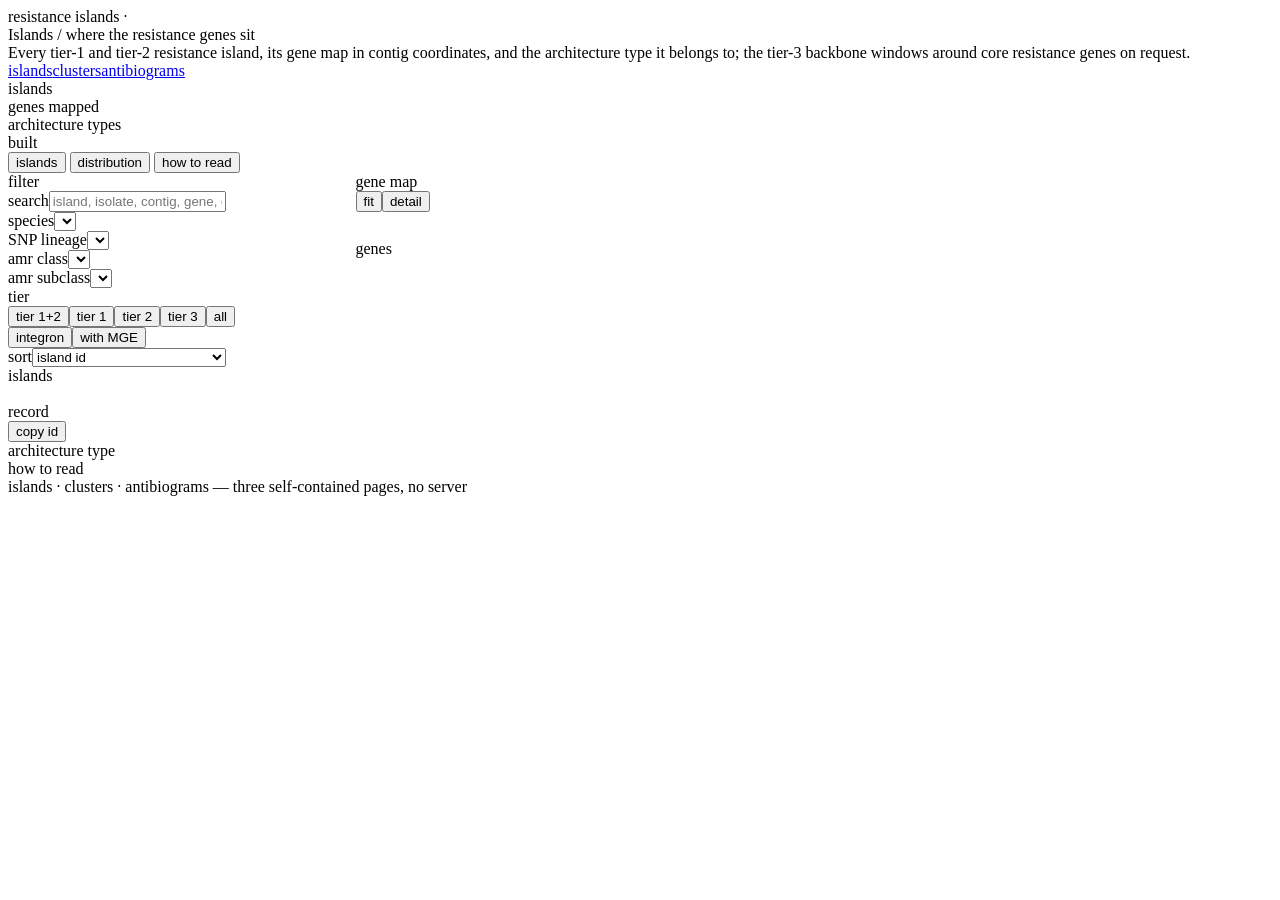
<file: scripts/dashboard/islands_template.html>
<!doctype html>
<html lang="en">
<head>
<meta charset="utf-8">
<meta name="viewport" content="width=device-width,initial-scale=1">
<title>Islands · <!--GROUP_NAME--></title>
<link rel="preconnect" href="https://fonts.googleapis.com">
<link rel="preconnect" href="https://fonts.gstatic.com" crossorigin>
<link href="https://fonts.googleapis.com/css2?family=JetBrains+Mono:wght@300;400;500&display=swap" rel="stylesheet">
<!--CORE:css-->
<style>
.grid3{display:grid;grid-template-columns:330px minmax(0,1fr) 400px;gap:17.5px;align-items:start}
@media (max-width:1600px){.grid3{grid-template-columns:330px minmax(0,1fr)}.grid3 > .col-r{grid-column:1 / -1}}
@media (max-width:1100px){.grid3{grid-template-columns:1fr}.grid3 > .col-r{grid-column:auto}.rail{max-height:375px}}
.metastrip{display:flex;flex-wrap:wrap;gap:7.5px 22.5px;font-size:14px;color:var(--fg-mute);margin-bottom:15px;align-items:center}
.metastrip b{color:var(--fg)}
.mapwrap{overflow-x:auto;overflow-y:hidden;border:1px solid var(--border);background:var(--bg-2);position:relative}
.gmap{display:block}
.gmap .gene{cursor:pointer}
.gmap .gene:hover{stroke-width:2.2}
.gmap .gene.sel{stroke:var(--fg);stroke-width:2}
.gmap .gene.cur{stroke-width:2.4}
.gmap .glab{font-family:var(--mono);font-size:11px;fill:var(--fg-mute);pointer-events:none}
.gmap .glab.hi{fill:var(--fg)}
.gmap .glab.cur{fill:var(--c-teal)}
.gmap .gaxis{stroke:var(--border-strong)} .gmap .gtick{stroke:var(--border-strong)}
.gmap .gaxlab{font-family:var(--mono);font-size:11px;fill:var(--fg-dim)}
.gmap .gcap{font-family:var(--mono);font-size:11px;fill:var(--fg-dim);letter-spacing:.1em;text-transform:uppercase}
.fitnote{font-size:12.5px;color:var(--fg-dim);margin:7.5px 0 12.5px}
.mapwrap.stack{overflow-y:auto;max-height:720px}
.gmap .srow{font-family:var(--mono);font-size:11px;fill:var(--fg-mute);cursor:pointer}
.gmap .srow:hover{fill:var(--fg)}
.gmap .srow.cur{fill:var(--fg)}
.gmap .sanchor{stroke:var(--fg-dim);stroke-dasharray:3 3}
.gmap .gene.hl{stroke:var(--fg);stroke-width:2.2}
.gmap .gene.dimmed{opacity:.35}
.prof td.bar{width:34%;min-width:140px}
.prof .bv{display:block;height:9px;border:1px solid var(--border-strong);position:relative}
.prof .bv i{position:absolute;inset:0;right:auto;background:var(--fg-dim)}
.prof .bv.coral i{background:var(--c-coral)} .prof .bv.teal i{background:var(--c-teal)} .prof .bv.purple i{background:var(--c-purple)} .prof .bv.mustard i{background:var(--c-mustard)}
.prof tbody tr.hl td{background:var(--highlight);color:var(--fg)}
.genes-table td.lab{white-space:normal;min-width:150px;max-width:250px}
.dist{display:grid;grid-template-columns:repeat(auto-fit,minmax(375px,1fr));gap:17.5px;align-items:start}
.dist .frame{margin-bottom:0}
.filterchip{display:flex;justify-content:space-between;align-items:center;border:1px solid var(--c-teal);color:var(--c-teal);padding:5px 10px;font-size:12.5px;letter-spacing:.08em;margin-bottom:12.5px}
.filterchip button{background:none;border:none;color:inherit;cursor:pointer;font-size:15px}
.btn--wrap{white-space:normal;text-align:left;max-width:100%;line-height:1.5}
</style>
</head>
<body>
<div class="topbar">
  <div class="topbar__id">
    <div class="id__head">resistance islands · <!--GROUP_NAME--></div>
    <div class="id__name">Islands <span class="light">/ where the resistance genes sit</span></div>
    <div class="id__sub">Every tier-1 and tier-2 resistance island, its gene map in contig coordinates, and the architecture type it belongs to; the tier-3 backbone windows around core resistance genes on request.</div>
  </div>
  <div class="topbar__meta">
    <nav class="nav" aria-label="pages"><a href="islands.html" aria-current="page">islands</a><a href="clusters.html">clusters</a><a href="antibiograms.html">antibiograms</a></nav>
    <div>
      <div class="meta__row"><span>islands</span><span id="mIsl"></span></div>
      <div class="meta__row"><span>genes mapped</span><span id="mGenes"></span></div>
      <div class="meta__row"><span>architecture types</span><span id="mTypes"></span></div>
      <div class="meta__row"><span>built</span><span id="mBuilt"></span></div>
    </div>
  </div>
</div>

<div class="tabs" role="tablist">
  <button role="tab" data-tab="islands">islands</button>
  <button role="tab" data-tab="distribution">distribution</button>
  <button role="tab" data-tab="howto">how to read</button>
</div>

<section data-pane="islands" class="tabpane">
<div class="grid3">
  <div class="col-l">
    <div class="frame frame--tight"><span class="frame__label">filter</span><div class="frame__body">
      <div id="clusterChip"></div>
      <div class="field"><label class="lbl" for="q">search</label><input class="inp" id="q" placeholder="island, isolate, contig, gene, class…" autocomplete="off"></div>
      <div class="field"><label class="lbl" for="fSpecies">species</label><select class="inp" id="fSpecies"></select></div>
      <div class="field"><label class="lbl" for="fPds">SNP lineage</label><select class="inp" id="fPds"></select></div>
      <div class="field"><label class="lbl" for="fAmr">amr class</label><select class="inp" id="fAmr"></select></div>
      <div class="field"><label class="lbl" for="fSub">amr subclass</label><select class="inp" id="fSub"></select></div>
      <div class="field"><span class="lbl">tier</span><div class="seg" id="fTier"><button data-v="12">tier 1+2</button><button data-v="0">tier 1</button><button data-v="1">tier 2</button><button data-v="2">tier 3</button><button data-v="">all</button></div></div>
      <div class="field row"><button class="btn btn--ghost" id="fInt" aria-pressed="false">integron</button><button class="btn btn--ghost" id="fMge" aria-pressed="false">with MGE</button></div>
      <div class="field"><label class="lbl" for="fSort">sort</label><select class="inp" id="fSort"><option value="id">island id</option><option value="genes">genes, most first</option><option value="anchor">resistance genes, most first</option><option value="span">span, longest first</option><option value="fam">resistance families, most first</option></select></div>
    </div></div>
    <div class="frame frame--tight"><span class="frame__label">islands <span class="n" id="nisl"></span></span><div class="frame__body frame__body--list"><div class="rail" id="rail"></div></div></div>
  </div>

  <div class="col-c">
    <div class="frame"><span class="frame__label">gene map</span>
      <div class="frame__tools"><div class="seg" id="fitseg"><button data-v="fit">fit</button><button data-v="detail">detail</button></div></div>
      <div class="frame__body">
        <div class="metastrip" id="meta"></div>
        <div class="mapwrap" id="mapwrap"></div>
        <div class="fitnote" id="fitnote"></div>
        <div class="legend" id="legend"></div>
      </div></div>
    <div class="frame"><span class="frame__label"><span id="genesLabel">genes</span> <span class="n" id="ngenes"></span></span><div class="frame__body frame__body--list"><div class="tablewrap" style="border:none;max-height:525px"><table class="data-table genes-table" id="genes"></table></div></div></div>
  </div>

  <div class="col-r">
    <div class="frame"><span class="frame__label">record</span><div class="frame__tools"><button class="btn btn--ghost" id="copyId">copy id</button></div><div class="frame__body" id="panel"></div></div>
    <div class="frame" id="typeFrame"><span class="frame__label">architecture type</span><div class="frame__body" id="typePanel"></div></div>
  </div>
</div>
</section>

<section data-pane="distribution" class="tabpane"><div id="dist" class="dist"></div></section>

<section data-pane="howto" class="tabpane"><div class="frame"><span class="frame__label">how to read</span><div class="frame__body prose" id="howto"></div></div></section>

<div class="foot"><span id="footL"></span><span>islands · clusters · antibiograms — three self-contained pages, no server</span></div>
<div class="tip" id="tip" role="tooltip"></div>

<!--DATA:__ISL:islands.json-->
<!--DATA:__GM:genemaps.json-->
<!--CORE:js-->
<script>
/* ============================ data ============================ */
const ISL = window.__ISL, GM = window.__GM;
const F = fieldIndex(ISL.fields), TF = fieldIndex(ISL.type_fields), CD = ISL.dicts;
const D = (k, v) => dict(CD, k, v);
const ROLES = GM.roles, FL = GM.flag_label, FP = GM.flag_pseudo, BP = GM.bp;
const N = ISL.ids.length;
const REC = new Map(); ISL.ids.forEach((n, i) => REC.set(n, ISL.isl[i]));
const rec = n => REC.get(n);
const st = {isl:null, gene:-1, fit:true, cluster:null, amrclass:null, subclass:null, tier:"12", view:"island", group:null, hl:null};
/* the tier filter: "12" (default) hides the tier-3 backbone windows, "" shows everything */
const tierOK = r => st.tier === "12" ? r[F.tier] !== 2 : st.tier === "" ? true : r[F.tier] === +st.tier;
delete window.__ISL; delete window.__GM;

/* decode one island's genes on demand; the JavaScript mirror of 36_verify_payloads.decode_island */
const _isl = new Map();
function island(n){
  let o = _isl.get(n); if(o) return o;
  const raw = GM.g[n]; if(!raw) return null;
  const v = varints(raw);
  let prev = v[0], i = 1; const genes = [];
  while(i < v.length){
    const gap = unzig(v[i++]), w = v[i++], cs = v[i++], fl = v[i++];
    let li = -1; if(fl & FL) li = v[i++] - 1;
    const start = (prev + gap) * BP, ci = (cs >> 1) - 1;
    const role = ROLES[fl & 15] || "other";
    genes.push({s:start, e:start + w * BP, strand:(cs & 1) ? 1 : -1, ci, cluster: ci >= 0 ? GM.cluster[ci] : -1,
      role, pseudo: !!(fl & FP), label: li >= 0 ? GM.dicts.label[li] : (ci >= 0 ? GM.clabel[ci] : ""), own: li >= 0,
      cls: ci >= 0 && GM.cclass[ci] >= 0 ? GM.dicts.amrclass[GM.cclass[ci]] : "", sub: ci >= 0 && GM.csub[ci] >= 0 ? GM.dicts.amrsubclass[GM.csub[ci]] : ""});
    prev = prev + gap + w;
  }
  o = {n, genes, lo: genes[0].s, hi: genes[genes.length - 1].e};
  _isl.set(n, o); return o;
}
/* islands carrying a cluster: needs every island decoded once, so it is built lazily and cached */
let CL_INDEX = null, CLASS_INDEX = null, SUB_INDEX = null;
const tokens = s => s ? s.split(";") : [];
function buildIndex(){
  if(CL_INDEX) return;
  CL_INDEX = new Map(); CLASS_INDEX = new Map(); SUB_INDEX = new Map();
  const add = (m, k, n) => { let a = m.get(k); if(!a){ a = []; m.set(k, a); } a.push(n); };
  for(const n of ISL.ids){ const o = island(n), seen = new Set(), sc = new Set(), ss = new Set();
    for(const g of o.genes){
      if(g.cluster >= 0 && !seen.has(g.cluster)){ seen.add(g.cluster); add(CL_INDEX, g.cluster, n); }
      if(/^amr_anchor/.test(g.role)){ for(const t of tokens(g.cls)) sc.add(t); for(const t of tokens(g.sub)) ss.add(t); } }
    for(const t of sc) add(CLASS_INDEX, t, n); for(const t of ss) add(SUB_INDEX, t, n); }
}
function islandsOf(cn){ buildIndex(); return CL_INDEX.get(cn) || []; }
function islandsOfClass(c){ buildIndex(); return CLASS_INDEX.get(c) || []; }
function islandsOfSub(c){ buildIndex(); return SUB_INDEX.get(c) || []; }
/* the gene of an island that carries a class or subclass: the first resistance anchor whose cluster lists it */
const classGene = (o, kind, id) => o.genes.find(g => /^amr_anchor/.test(g.role) && tokens(kind === "class" ? g.cls : g.sub).includes(id));
const styleOf = g => ROLE_STYLE[g.role === "mge" && g.pseudo ? "mge_pseudo" : g.role] || ROLE_STYLE.other;
const tierName = t => t === 0 ? "tier 1" : t === 1 ? "tier 2" : "tier 3 · chromosomal window";
const tierBadge = t => t === 0 ? "coral" : t === 1 ? "fg" : "";
const spanOf = r => r[F.span_kb_x10] / 10;

/* ============================ header ============================ */
{ const n3 = ISL.isl.filter(r => r[F.tier] === 2).length; $('mIsl').textContent = `${fmt(N - n3)} + ${fmt(n3)} tier 3`; } $('mTypes').textContent = fmt(Object.keys(ISL.types).length);
$('mBuilt').textContent = ISL.built;
$('mGenes').textContent = fmt(ISL.isl.reduce((a, r) => a + r[F.n_genes], 0));
$('footL').textContent = `${META.group.replace(/_/g, " ")} · payloads built ${ISL.built}`;

/* ============================ filters and rail ============================ */
function countBy(key, list){ const m = new Map(); for(const r of (list || ISL.isl)){ const v = r[F[key]]; m.set(v, (m.get(v) || 0) + 1); } return m; }
{ const sp = countBy("species"); opts($('fSpecies'), [...sp.entries()].sort((a, b) => b[1] - a[1]).map(([v, c]) => [v, `${D("species", v)} · ${fmt(c)}`]), "all species");
  const pd = countBy("pds"); opts($('fPds'), [...pd.entries()].filter(([v]) => v >= 0).sort((a, b) => b[1] - a[1]).map(([v, c]) => [v, `${D("pds", v)} · ${fmt(c)}`]), "all lineages"); }
/* class options come from the island records (a ";" set per island); subclass options need the gene index */
{ const m = new Map(); for(const r of ISL.isl) for(const t of tokens(D("amrclass", r[F.amr_classes]))) m.set(t, (m.get(t) || 0) + 1);
  opts($('fAmr'), [...m.entries()].sort((a, b) => a[0].localeCompare(b[0])).map(([t, c]) => [t, `${t.toLowerCase()} · ${fmt(c)}`]), "all classes"); }
function subOptions(){ buildIndex(); opts($('fSub'), [...SUB_INDEX.entries()].sort((a, b) => a[0].localeCompare(b[0])).map(([t, a]) => [t, `${t.toLowerCase()} · ${fmt(a.length)}`]), "all subclasses"); }
opts($('fSub'), [], "all subclasses");
$('fSub').addEventListener('focus', () => { if($('fSub').options.length === 1) subOptions(); }, {once: true});

function listed(){
  const q = $('q').value.trim().toLowerCase(), sp = $('fSpecies').value, pd = $('fPds').value;
  const wantInt = $('fInt').getAttribute('aria-pressed') === 'true', wantMge = $('fMge').getAttribute('aria-pressed') === 'true';
  const mIsl = /^[a-z]*i?\s*-?0*(\d{1,6})$/i.exec(q);
  let ids = st.cluster != null ? islandsOf(st.cluster) : ISL.ids;
  if(st.amrclass){ const set = new Set(islandsOfClass(st.amrclass)); ids = ids.filter(n => set.has(n)); }
  if(st.subclass){ const set = new Set(islandsOfSub(st.subclass)); ids = ids.filter(n => set.has(n)); }
  const out = [];
  for(const n of ids){
    const r = rec(n);
    if(!tierOK(r)) continue;
    if(st.typeFilter != null && r[F.type] !== st.typeFilter) continue;
    if(sp !== "" && r[F.species] !== +sp) continue;
    if(pd !== "" && r[F.pds] !== +pd) continue;
    if(wantInt && !r[F.integron]) continue;
    if(wantMge && !r[F.n_mge_genes]) continue;
    if(q){
      if(mIsl && q.replace(/\D/g, "") === String(n)) { out.push(n); continue; }
      const s = (islandId(n) + " " + D("target", r[F.target]) + " " + D("contig", r[F.contig]) + " " + D("species", r[F.species]) + " " +
                 D("families", r[F.amr_gene_families]) + " " + D("amrclass", r[F.amr_classes]) + " " + D("mge", r[F.mge_kinds]) + " " + D("pds", r[F.pds])).toLowerCase();
      if(!s.includes(q)) continue;
    }
    out.push(n);
  }
  const by = $('fSort').value;
  const key = {genes: F.n_genes, anchor: F.n_anchor, span: F.span_kb_x10, fam: F.n_amr_families}[by];
  if(key != null) out.sort((a, b) => rec(b)[key] - rec(a)[key] || a - b);
  return out;
}
const CAP = 300;
function rail(){
  const L = listed();
  $('nisl').textContent = `${fmt(L.length)} of ${fmt(N)}`;
  const show = L.slice(0, CAP);
  $('rail').innerHTML = show.length ? show.map(n => { const r = rec(n);
    const fam = D("families", r[F.amr_gene_families]);
    return `<button class="irow" data-n="${n}"${n === st.isl ? ' aria-current="true"' : ''}>
      <span><span class="id">${islandId(n)}</span><span class="m" title="${esc(fam)}">${esc(fam || D("species", r[F.species]))}</span></span>
      <span class="chips"><span class="chip">${r[F.n_genes]}</span>${r[F.tier] === 0 ? '<span class="chip coral">t1</span>' : r[F.tier] === 2 ? '<span class="chip">t3</span>' : ''}${r[F.integron] ? '<span class="chip mustard">int</span>' : ''}</span></button>`; }).join("")
    + (L.length > show.length ? `<div class="note">${fmt(L.length - show.length)} more match — narrow the filters.</div>` : "")
    : `<div class="empty">no island matches</div>`;
  const span = (st.cluster != null || st.typeFilter != null || st.amrclass || st.subclass) ? (() => { const t = new Set(), pd = new Set(), sp = new Set(), ty = new Set();
    for(const n of L){ const r = rec(n); t.add(r[F.target]); if(r[F.pds] >= 0) pd.add(r[F.pds]); sp.add(r[F.species]); if(r[F.type] >= 0) ty.add(r[F.type]); }
    return `<div class="note" style="padding:0 0 10px">${fmt(L.length)} islands in ${fmt(t.size)} isolates, ${fmt(pd.size)} lineages, ${sp.size} species, ${fmt(ty.size)} architecture types${st.cluster != null ? "; the type panel describes the selected island only" : ""}</div>` +
      (st.cluster != null ? `<div class="field"><button class="btn btn--accent btn--wrap" id="alignCl">align on ${clusterId(st.cluster)} · ${L.length > ROWCAP ? `${ROWCAP} of ${fmt(L.length)} islands drawn` : `${fmt(L.length)} island${L.length === 1 ? "" : "s"} drawn`}, all counted</button></div>` :
       st.subclass ? `<div class="field"><button class="btn btn--accent btn--wrap" id="alignCls" data-kind="subclass">align on the ${esc(st.subclass.toLowerCase())} gene · ${L.length > ROWCAP ? `${ROWCAP} of ${fmt(L.length)} islands drawn` : `${fmt(L.length)} drawn`}, all counted</button></div>` :
       st.amrclass ? `<div class="field"><button class="btn btn--accent btn--wrap" id="alignCls" data-kind="class">align on the ${esc(st.amrclass.toLowerCase())} gene · ${L.length > ROWCAP ? `${ROWCAP} of ${fmt(L.length)} islands drawn` : `${fmt(L.length)} drawn`}, all counted</button></div>` : ""); })() : "";
  $('clusterChip').innerHTML = (st.cluster != null ? `<div class="filterchip"><span>islands with ${clusterId(st.cluster)}</span><button data-k="cluster" title="clear">×</button></div>` : "")
    + (st.typeFilter != null ? `<div class="filterchip"><span>architecture type ${st.typeFilter}</span><button data-k="type" title="clear">×</button></div>` : "") + span;
  $('clusterChip').querySelectorAll('button[data-k]').forEach(b => b.onclick = () => { if(b.dataset.k === "cluster"){ st.cluster = null; QS.set({cluster: null, view: null}); if(st.view === "type" && st.group.kind === "cluster" && st.isl != null) select(st.isl, true); } else st.typeFilter = null; rail(); });
  const ab = $('alignCl'); if(ab) ab.onclick = () => groupView("cluster", st.cluster);
  const ac = $('alignCls'); if(ac) ac.onclick = () => groupView(ac.dataset.kind, ac.dataset.kind === "class" ? st.amrclass : st.subclass);
  return L;
}
$('rail').onclick = e => { const b = e.target.closest('.irow'); if(b) select(+b.dataset.n); };
['fSpecies', 'fPds', 'fSort'].forEach(i => $(i).onchange = rail);
$('fAmr').onchange = () => { st.amrclass = $('fAmr').value || null; QS.set({amrclass: st.amrclass}); leaveGroupIf("class"); rail(); };
$('fSub').onchange = () => { st.subclass = $('fSub').value || null; QS.set({subclass: st.subclass}); leaveGroupIf("subclass"); rail(); };
function leaveGroupIf(kind){ if(st.view === "type" && st.group && st.group.kind === kind && st.isl != null) select(st.isl, true); }
$('q').oninput = debounce(rail, 150);
['fInt', 'fMge'].forEach(i => $(i).onclick = () => { const b = $(i); b.setAttribute('aria-pressed', b.getAttribute('aria-pressed') === 'true' ? 'false' : 'true'); rail(); });
const setTier = wireSeg($('fTier'), v => { st.tier = v; QS.set({tier: v === "12" ? null : v}); distDone = null;
  if(st.view === "type" && st.group) groupView(st.group.kind, st.group.id); else rail();
  if(document.querySelector('[data-pane="distribution"]').dataset.active === "true") distView(); }, "12");

/* ============================ gene map ============================ */
const setFit = wireSeg($('fitseg'), v => { st.fit = v === "fit"; drawMap(); }, "fit");
function arrowPts(x0, x1, strand, yB, half, cap){
  const w = Math.max(x1 - x0, 1.5), head = Math.min(0.55 * w, cap);
  return strand === -1
    ? [[x1, yB - half], [x0 + head, yB - half], [x0, yB], [x0 + head, yB + half], [x1, yB + half]]
    : [[x0, yB - half], [x1 - head, yB - half], [x1, yB], [x1 - head, yB + half], [x0, yB + half]];
}
function drawMap(){
  const o = st.isl != null ? island(st.isl) : null;
  if(!o){ $('mapwrap').innerHTML = `<div class="empty">pick an island</div>`; return; }
  const n = o.genes.length, span = Math.max(o.hi - o.lo, 1), pad = Math.max(0.012 * span, 200);
  const xlo = o.lo - pad, xhi = o.hi + pad, sp = xhi - xlo, ML = 14, MR = 14;
  const avail = Math.max(650, ($('mapwrap').clientWidth || 1000) - 2);
  const W = st.fit ? avail : Math.min(Math.max(n * 65, 775), 7500);
  const plotW = W - ML - MR, yB = 68, HALF = 16, yAxis = 200, H = 240;
  const xs = bp => ML + (bp - xlo) / sp * plotW, cap = Math.max(4, 0.016 * plotW);
  const p = [];
  p.push(`<line class="gaxis" x1="${ML}" y1="${yAxis}" x2="${W - MR}" y2="${yAxis}"/>`);
  for(let k = 0; k <= 5; k++){ const bp = xlo + sp * k / 5, x = xs(bp).toFixed(1);
    p.push(`<line class="gtick" x1="${x}" y1="${yAxis}" x2="${x}" y2="${yAxis + 5}"/>`);
    p.push(`<text class="gaxlab" x="${x}" y="${yAxis + 18}" text-anchor="${k === 0 ? "start" : k === 5 ? "end" : "middle"}">${Math.round(bp).toLocaleString("en-US")}</text>`); }
  const r = rec(o.n);
  p.push(`<text class="gcap" x="${ML}" y="${H - 6}">${esc(D("contig", r[F.contig]))} · position (bp) · ${(span / 1000).toFixed(1)} kb</text>`);
  let lastLab = -1e9;
  o.genes.forEach((g, i) => {
    const x0 = xs(g.s), x1 = xs(g.e), s = styleOf(g);
    const pts = arrowPts(x0, x1, g.strand, yB, HALF, cap);
    const cls = "gene" + (st.cluster != null && g.cluster === st.cluster ? " sel" : "") + (i === st.gene ? " cur" : "");
    p.push(`<polygon class="${cls}" data-i="${i}" points="${pts.map(q => q[0].toFixed(1) + "," + q[1].toFixed(1)).join(" ")}" fill="${s.fill}" stroke="${s.stroke}" stroke-width="${s.sw}"${s.dash ? ' stroke-dasharray="3 2"' : ''}/>`);
    const cx = 0.5 * (x0 + x1);
    if(s.dot) p.push(`<circle cx="${cx.toFixed(1)}" cy="${yB}" r="2.8" fill="${s.stroke}"/>`);
    const important = ANALYSED_ROLES.has(g.role) || g.role === "mge";
    const gapOK = cx - lastLab > (st.fit ? 38 : 28);
    if(g.label && (important || !st.fit || (x1 - x0) > 40) && (gapOK || i === st.gene)){
      lastLab = cx;
      const lab = g.label.length > 22 ? g.label.slice(0, 21) + "…" : g.label, y = yB + HALF + 10;
      p.push(`<text class="glab${important ? " hi" : ""}${i === st.gene ? " cur" : ""}" x="${cx.toFixed(1)}" y="${y}" text-anchor="end" transform="rotate(-38 ${cx.toFixed(1)} ${y})">${esc(lab)}</text>`);
    }
  });
  $('mapwrap').innerHTML = `<svg class="gmap" width="${W}" height="${H}" viewBox="0 0 ${W} ${H}" role="img" aria-label="gene map of island ${islandId(o.n)}">${p.join("")}</svg>`;
  $('fitnote').innerHTML = st.fit
    ? (plotW / n < 30 ? `${n} genes in ${(span / 1000).toFixed(1)} kb — too tight for every label; switch to detail to read them` : `whole island in view · coordinates quantised to ${BP} bp`)
    : `${n * 65 > avail ? "scroll sideways — " : ""}one gene per ~65 px · coordinates quantised to ${BP} bp`;
  wireMap(o);
}
function wireMap(o){
  const svg = $('mapwrap').querySelector('svg'), tip = $('tip');
  svg.addEventListener('mousemove', e => {
    const el = e.target.closest('.gene'); if(!el){ hideTip(tip); return; }
    const g = o.genes[+el.dataset.i], s = styleOf(g);
    showTip(tip, e, `<div class="h">${esc(g.label || "unlabelled")}${g.pseudo ? ' <span class="chip mustard">pseudogene</span>' : ''}</div><table>
      <tr><td>role</td><td>${esc(s.label)}</td></tr>
      <tr><td>cluster</td><td>${g.cluster >= 0 ? clusterId(g.cluster) : "none"}${g.own ? ' <span class="mute">· own label</span>' : ''}</td></tr>
      ${g.cls ? `<tr><td>amr class</td><td>${esc(g.cls.toLowerCase())}${g.sub && g.sub !== g.cls ? ` <span class="mute">· ${esc(g.sub.toLowerCase())}</span>` : ""}</td></tr>` : ""}
      <tr><td>location</td><td>${fmt(g.s)}–${fmt(g.e)} (${g.strand === 1 ? "+" : "−"})</td></tr>
      <tr><td>length</td><td>~${Math.max(1, Math.round((g.e - g.s) / 3) - 1)} aa</td></tr></table>
      <div class="dim" style="margin-top:5px">click to select · double-click opens the cluster</div>`);
  });
  svg.addEventListener('mouseleave', () => hideTip(tip));
  svg.addEventListener('click', e => { const el = e.target.closest('.gene'); if(!el) return; selectGene(+el.dataset.i); });
  svg.addEventListener('dblclick', e => { const el = e.target.closest('.gene'); if(!el) return; const g = o.genes[+el.dataset.i]; if(g.cluster >= 0) location.href = link.cluster(g.cluster); });
}
function selectGene(i){ st.gene = st.gene === i ? -1 : i; drawMap(); genesTable(); }
$('legend').innerHTML = legendHTML();

/* ============================ type view ============================ */
/* Every island of one architecture type on one coordinate system, aligned on the cluster the type
   shares most often and flipped so that cluster always points right. Aligning on the shared gene is
   what makes the comparison mean anything: the neighbour that is always two ORFs upstream lines up
   into a column, and the one present in a third of the islands reads as a gap. The rows are capped;
   the conservation table is not - it is computed over every island of the type. */
const _group = new Map();
function buildGroup(kind, id){
  const key = kind + ":" + id + ":" + st.tier;
  let T = _group.get(key); if(T) return T;
  const ids = (kind === "type" ? ISL.ids.filter(n => rec(n)[F.type] === id) : kind === "cluster" ? islandsOf(id) : kind === "class" ? islandsOfClass(id) : islandsOfSub(id)).filter(n => tierOK(rec(n)));
  const anchorUse = new Map();                     /* cluster -> islands in which it was the anchor */
  const pres = new Map(), roleCount = new Map(), label = new Map(), rel = new Map();
  for(const n of ids){ const o = island(n), seen = new Set();
    for(const g of o.genes){ if(g.cluster < 0 || seen.has(g.cluster)) continue; seen.add(g.cluster);
      pres.set(g.cluster, (pres.get(g.cluster) || 0) + 1);
      if(!label.has(g.cluster)) label.set(g.cluster, g.ci >= 0 ? GM.clabel[g.ci] : g.label);
      const rc = roleCount.get(g.cluster) || {}; rc[g.role] = (rc[g.role] || 0) + 1; roleCount.set(g.cluster, rc); } }
  const roleOf = c => { const rc = roleCount.get(c) || {}; return Object.keys(rc).sort((a, b) => rc[b] - rc[a])[0] || "other"; };
  const ranked = [...pres.entries()].sort((a, b) => b[1] - a[1] || a[0] - b[0]).map(e => e[0]);
  let anchorRank = ranked.filter(c => /^amr_anchor/.test(roleOf(c))).concat(ranked.filter(c => !/^amr_anchor/.test(roleOf(c))));
  if(kind === "cluster") anchorRank = [id].concat(anchorRank.filter(c => c !== id));   /* the filter cluster is in every island: align on it */
  const rows = [];
  for(const n of ids){ const o = island(n);
    let ag = (kind === "class" || kind === "subclass") ? classGene(o, kind, id) : null;
    if(!ag){ const ac = anchorRank.find(c => o.genes.some(g => g.cluster === c)); ag = o.genes.find(g => g.cluster === ac) || o.genes[0]; }
    if(ag.cluster >= 0) anchorUse.set(ag.cluster, (anchorUse.get(ag.cluster) || 0) + 1);
    const mid = (ag.s + ag.e) / 2, flip = ag.strand === -1;
    const genes = o.genes.map((g, i) => { const a = flip ? mid - g.e : g.s - mid, b = flip ? mid - g.s : g.e - mid;
      return {i, g, s: a, e: b, strand: flip ? -g.strand : g.strand, anchor: g === ag}; }).sort((a, b) => a.s - b.s);
    genes.forEach(x => { if(x.g.cluster >= 0){ let a = rel.get(x.g.cluster); if(!a){ a = []; rel.set(x.g.cluster, a); } a.push((x.s + x.e) / 2); } });
    rows.push({n, o, genes, anchor: ag.cluster, lo: genes[0].s, hi: genes[genes.length - 1].e}); }
  const median = a => { const b = [...a].sort((x, y) => x - y); return b.length ? (b.length % 2 ? b[(b.length - 1) / 2] : (b[b.length / 2 - 1] + b[b.length / 2]) / 2) : 0; };
  const profile = ranked.map(c => ({c, n: pres.get(c), role: roleOf(c), label: label.get(c) || "", pos: median(rel.get(c) || []), anchorN: anchorUse.get(c) || 0}));
  const anchor = (kind === "class" || kind === "subclass") ? [...anchorUse.entries()].sort((a, b) => b[1] - a[1])[0]?.[0] : anchorRank[0];
  T = {kind, id, ids, rows, profile, anchor, anchorUse, roleOf}; _group.set(key, T); return T;
}
const ROWCAP = 80;
function drawStack(){
  const T = buildGroup(st.group.kind, st.group.id), rows = T.rows.slice(0, ROWCAP);
  if(!rows.length){ $('mapwrap').innerHTML = `<div class="empty">no island passes the tier filter · a core gene such as blaCMY has only tier-3 windows: choose tier 3 or all</div>`; $('fitnote').textContent = ""; return; }
  const avail = Math.max(650, ($('mapwrap').clientWidth || 1000) - 2), GUT = 150, MR = 20;
  let lo = Math.min(...rows.map(r => r.lo)), hi = Math.max(...rows.map(r => r.hi));
  const pad = Math.max(0.01 * (hi - lo), 150); lo -= pad; hi += pad;
  const RH = 26, HALF = 9, top = 12, W = avail, plotW = W - GUT - MR, H = top + rows.length * RH + 46;
  const xs = bp => GUT + (bp - lo) / (hi - lo) * plotW, cap = Math.max(4, 0.012 * plotW), p = [];
  const yAxis = top + rows.length * RH + 14;
  p.push(`<line class="sanchor" x1="${xs(0).toFixed(1)}" y1="${top - 6}" x2="${xs(0).toFixed(1)}" y2="${yAxis}"/>`);
  rows.forEach((r, k) => { const yB = top + k * RH + RH / 2;
    p.push(`<text class="srow${r.n === st.isl ? " cur" : ""}" x="4" y="${yB + 4}" data-n="${r.n}">${islandId(r.n)}</text>`);
    r.genes.forEach(x => { const x0 = xs(x.s), x1 = xs(x.e), sty = styleOf(x.g), pts = arrowPts(x0, x1, x.strand, yB, HALF, cap);
      const cls = "gene" + (st.hl != null ? (x.g.cluster === st.hl ? " hl" : " dimmed") : "") + (st.cluster != null && x.g.cluster === st.cluster ? " sel" : "");
      p.push(`<polygon class="${cls}" data-n="${r.n}" data-i="${x.i}" data-c="${x.g.cluster}" points="${pts.map(q => q[0].toFixed(1) + "," + q[1].toFixed(1)).join(" ")}" fill="${sty.fill}" stroke="${sty.stroke}" stroke-width="${sty.sw}"${sty.dash ? ' stroke-dasharray="3 2"' : ''}/>`);
      if(sty.dot) p.push(`<circle cx="${(0.5 * (x0 + x1)).toFixed(1)}" cy="${yB}" r="2.2" fill="${sty.stroke}"/>`); }); });
  p.push(`<line class="gaxis" x1="${GUT}" y1="${yAxis}" x2="${W - MR}" y2="${yAxis}"/>`);
  const step = [1000, 2000, 5000, 10000, 20000].find(v => (hi - lo) / v <= 9) || 50000;
  for(let bp = Math.ceil(lo / step) * step; bp <= hi; bp += step){ const x = xs(bp).toFixed(1);
    p.push(`<line class="gtick" x1="${x}" y1="${yAxis}" x2="${x}" y2="${yAxis + 5}"/><text class="gaxlab" x="${x}" y="${yAxis + 18}" text-anchor="middle">${bp === 0 ? "anchor" : (bp > 0 ? "+" : "−") + Math.abs(bp / 1000) + " kb"}</text>`); }
  p.push(`<text class="gcap" x="${GUT}" y="${H - 4}">${T.kind === "class" || T.kind === "subclass" ? `distance from each island's ${esc(String(T.id).toLowerCase())} gene · ${T.anchorUse.size} different anchor clusters` : `distance from ${esc(T.anchor >= 0 ? (T.profile.find(q => q.c === T.anchor) || {}).label : "anchor")} · ${esc(clusterId(T.anchor))}`} · every island flipped so it points right</text>`);
  $('mapwrap').innerHTML = `<svg class="gmap" width="${W}" height="${H}" viewBox="0 0 ${W} ${H}" role="img" aria-label="${T.ids.length} islands, aligned">${p.join("")}</svg>`;
  $('fitnote').innerHTML = `${T.rows.length > rows.length ? `${rows.length} of ${fmt(T.rows.length)} islands drawn, in id order · the table counts all of them` : `${T.rows.length} island${T.rows.length === 1 ? "" : "s"}, aligned`} · click a row or an arrow to open that island`;
  wireStack();
}
function wireStack(){
  const svg = $('mapwrap').querySelector('svg'), tip = $('tip'), T = buildGroup(st.group.kind, st.group.id);
  svg.addEventListener('mousemove', e => {
    const el = e.target.closest('.gene'); if(!el){ hideTip(tip); return; }
    const o = island(+el.dataset.n), g = o.genes[+el.dataset.i], sty = styleOf(g), q = T.profile.find(x => x.c === g.cluster);
    showTip(tip, e, `<div class="h">${esc(g.label || "unlabelled")}${g.pseudo ? ' <span class="chip mustard">pseudogene</span>' : ''}</div><table>
      <tr><td>island</td><td>${islandId(o.n)}</td></tr><tr><td>role</td><td>${esc(sty.label)}</td></tr>
      <tr><td>cluster</td><td>${g.cluster >= 0 ? clusterId(g.cluster) : "none"}</td></tr>
      ${q ? `<tr><td>in ${T.kind === "type" ? "type" : "these"}</td><td>${q.n} of ${T.ids.length} islands (${Math.round(100 * q.n / T.ids.length)}%)</td></tr>` : ""}</table>`);
  });
  svg.addEventListener('mouseleave', () => hideTip(tip));
  svg.addEventListener('click', e => { const el = e.target.closest('.gene, .srow'); if(!el) return; hideTip(tip); select(+el.dataset.n); });
}
function profileTable(){
  const T = buildGroup(st.group.kind, st.group.id), N = T.ids.length;
  if(!N){ $('ngenes').textContent = ""; $('genes').innerHTML = ""; return; }
  $('ngenes').textContent = `${T.profile.length} clusters in ${fmt(N)} islands`;
  $('genes').className = "data-table genes-table prof";
  $('genes').innerHTML = `<thead><tr><th>label</th><th>role</th><th>cluster</th><th class="bar">islands carrying it</th><th class="r">n</th><th class="r">offset</th></tr></thead><tbody>` +
    T.profile.map(q => { const sty = ROLE_STYLE[q.role] || ROLE_STYLE.other;
      return `<tr tabindex="0" data-c="${q.c}"${q.c === st.hl ? ' class="hl"' : ''}><td class="k lab">${esc(q.label)}${q.anchorN ? ` <span class="chip">anchor${T.anchorUse.size > 1 ? ` in ${Math.round(100 * q.anchorN / N)}%` : ""}</span>` : ''}</td>
        <td>${roleChip(q.role)}</td>
        <td><a href="${link.cluster(q.c)}">${clusterId(q.c)}</a></td>
        <td class="bar"><span class="bv ${sty.colour}"><i style="width:${(100 * q.n / N).toFixed(1)}%"></i></span></td>
        <td class="r">${fmt(q.n)} <span class="mute">· ${Math.round(100 * q.n / N)}%</span></td>
        <td class="r">${q.pos >= 0 ? "+" : "−"}${(Math.abs(q.pos) / 1000).toFixed(1)} kb</td></tr>`; }).join("") + `</tbody>`;
  const tb = $('genes').querySelector('tbody');
  const hl = c => { st.hl = c; document.querySelectorAll('#mapwrap .gene').forEach(el => { el.classList.toggle('hl', c != null && +el.dataset.c === c); el.classList.toggle('dimmed', c != null && +el.dataset.c !== c); });
    tb.querySelectorAll('tr').forEach(tr => tr.classList.toggle('hl', c != null && +tr.dataset.c === c)); };
  tb.onmouseover = e => { const tr = e.target.closest('tr'); if(tr) hl(+tr.dataset.c); };
  tb.onmouseleave = () => hl(null);
  tb.onfocusin = e => { const tr = e.target.closest('tr'); if(tr) hl(+tr.dataset.c); };
  tb.onclick = e => { if(e.target.closest('a')) return; const tr = e.target.closest('tr'); if(!tr) return; st.cluster = +tr.dataset.c; QS.set({cluster: clusterId(st.cluster)}); rail(); if(st.group.kind === "cluster") groupView("cluster", st.cluster); };
}
function groupView(kind, id){
  if(kind === "type" && !ISL.types[id]) return;
  st.view = "type"; st.group = {kind, id}; st.hl = null;
  QS.set(kind === "type" ? {type: id, view: null} : {type: null, view: "aligned"});
  if(kind === "class" && st.amrclass !== id){ st.amrclass = id; $('fAmr').value = id; QS.set({amrclass: id}); rail(); }
  if(kind === "subclass" && st.subclass !== id){ st.subclass = id; subOptions(); $('fSub').value = id; QS.set({subclass: id}); rail(); }
  $('fitseg').style.display = "none"; $('mapwrap').classList.add('stack');
  const back = `<button class="btn btn--ghost" id="backIsl">back to ${st.isl != null ? islandId(st.isl) : "the island"}</button>`;
  if(kind === "type"){ const T = ISL.types[id];
    $('meta').innerHTML = `<b>type ${id}</b><span class="badge badge--fg">${fmt(T[TF.n_islands])} islands</span><span>${esc(D("rtier", T[TF.recurrence_tier]).replace(/_/g, " "))}</span><span>${esc(D("families", T[TF.amr_gene_families]))}</span>${back}`;
    typePanel(id); }
  else if(kind === "cluster"){ const G = buildGroup(kind, id), q = G.profile.find(x => x.c === id) || {};
    $('meta').innerHTML = `<b>${clusterId(id)}</b><span class="badge badge--coral">${fmt(G.ids.length)} islands</span><span>${esc(q.label || "")}</span><span class="mute">every island carrying it, aligned on it</span>${back}`; }
  else { const G = buildGroup(kind, id), top = [...G.anchorUse.entries()].sort((a, b) => b[1] - a[1]).slice(0, 4);
    $('meta').innerHTML = `<b>${esc(String(id).toLowerCase())}</b><span class="badge badge--coral">${fmt(G.ids.length)} islands</span><span class="mute">aligned on each island's ${kind} gene · ${G.anchorUse.size} anchor clusters: ${top.map(([c, k]) => `${esc((G.profile.find(x => x.c === c) || {}).label || clusterId(c))} ${Math.round(100 * k / G.ids.length)}%`).join(", ")}${G.anchorUse.size > 4 ? ", …" : ""}</span>${back}`; }
  $('backIsl').onclick = () => { if(st.isl != null) select(st.isl, true); };
  $('genesLabel').textContent = kind === "type" ? "conservation across the type" : kind === "cluster" ? "conservation across these islands" : `conservation across ${String(id).toLowerCase()} islands`;
  drawStack(); profileTable();
}
const typeView = t => groupView("type", t);
function listType(t){
  $('q').value = ""; $('fSpecies').value = ""; $('fPds').value = ""; st.cluster = null; QS.set({cluster: null}); st.typeFilter = t; setTier("");
  typeView(t);
}

/* ============================ record, type, genes ============================ */
function kv(rows){ return '<dl class="kv">' + rows.filter(r => r[1] != null && r[1] !== "").map(([k, v]) => `<dt>${esc(k)}</dt><dd>${v}</dd>`).join("") + '</dl>'; }
const chips = (s, cls) => s ? s.split(";").map(x => `<span class="chip ${cls || ""}">${esc(x)}</span>`).join(" ") : "";
function metaStrip(){
  const r = rec(st.isl), o = island(st.isl);
  $('meta').innerHTML = `<b>${islandId(st.isl)}</b><span class="badge badge--${tierBadge(r[F.tier])}">${tierName(r[F.tier])}</span>
    <span><i>${esc(D("species", r[F.species]))}</i></span><span>${esc(D("target", r[F.target]))}</span>
    <span>${fmt(o.lo)}–${fmt(o.hi)}</span><span><b>${r[F.n_genes]}</b> genes</span><span><b>${r[F.n_anchor]}</b> resistance</span>
    ${r[F.type] >= 0 ? `<span>type <b>${r[F.type]}</b></span>` : ""}`;
}
function panel(){
  const r = rec(st.isl), o = island(st.isl);
  const trunc = D("truncation", r[F.truncation]);
  $('panel').innerHTML = `<div class="badges" style="margin-bottom:12.5px">
      <span class="badge badge--${tierBadge(r[F.tier])}">${tierName(r[F.tier])}</span>
      ${r[F.integron] ? '<span class="badge badge--mustard">integron</span>' : ''}
      ${trunc !== "none" ? `<span class="badge">truncated · ${esc(trunc)}</span>` : ''}
      ${r[F.window_complete] ? '' : '<span class="badge">window incomplete</span>'}</div>` + kv([
    ["island", `<b>${islandId(st.isl)}</b>`],
    ["isolate", esc(D("target", r[F.target]))],
    ["species", `<i>${esc(D("species", r[F.species]))}</i>`],
    ["SNP lineage", r[F.pds] >= 0 ? esc(D("pds", r[F.pds])) : '<span class="mute">none</span>'],
    ["contig", `${esc(D("contig", r[F.contig]))}<br><span class="mute">${fmt(o.lo)}–${fmt(o.hi)} · ${spanOf(r).toFixed(1)} kb · from ORF ${fmt(r[F.ord_lo])}</span>`],
    ["genes", `${r[F.n_genes]} <span class="mute">in ${r[F.n_clusters]} clusters · ${r[F.n_pseudo]} pseudogenes · ${pct(r[F.frac_hypothetical_x1000], 0)} hypothetical</span>`],
    ["window", `${pct(r[F.frac_window_x1000], 0)} of the window${r[F.window_complete] ? '' : ' <span class="mute">· incomplete</span>'}`],
    ["resistance", `${r[F.n_anchor]} <span class="mute">· ${r[F.n_anchor_cargo]} acquired · ${r[F.n_anchor_core]} chromosomal · ${r[F.n_anchor_point]} point · ${esc(D("profile", r[F.anchor_profile]).replace(/_/g, " "))}</span>`],
    ["families", chips(D("families", r[F.amr_gene_families]), "coral")],
    ["classes", chips(D("amrclass", r[F.amr_classes]))],
    ["stress · virulence", `${r[F.n_stress_genes]} <span class="mute">·</span> ${r[F.n_virulence_genes]}`],
    ["mobile elements", `${r[F.n_mge_genes]} <span class="mute">(${pct(r[F.frac_mge_x1000], 0)})</span>${r[F.mge_kinds] >= 0 ? '<br>' + chips(D("mge", r[F.mge_kinds]).replace(/_/g, " "), "mustard") : ''}`],
  ]);
  typePanel(r[F.type]);
}
function typePanel(t){
  const T = ISL.types[t];
  if(!T){ $('typePanel').innerHTML = `<div class="mute">no architecture type assigned</div>`; return; }
  const rt = D("rtier", T[TF.recurrence_tier]).replace(/_/g, " ");
  $('typePanel').innerHTML = `<div class="badges" style="margin-bottom:12.5px"><span class="badge badge--fg">type ${t}</span><span class="badge badge--${/cross/.test(rt) ? "teal" : ""}">${esc(rt)}</span></div>` + kv([
    ["islands", `${fmt(T[TF.n_islands])} <span class="mute">in ${fmt(T[TF.n_genomes])} genomes, ${fmt(T[TF.n_pds])} lineages, ${T[TF.n_species]} species</span>`],
    ["clonality", `${(T[TF.clonality_x100] / 100).toFixed(2)} <span class="mute">islands per lineage, 1 = purely clonal</span>`],
    ["families", chips(D("families", T[TF.amr_gene_families]), "coral")],
    ["median genes", T[TF.median_n_genes]],
    ["truncated", pct(T[TF.frac_truncated_x1000], 0)], ["with MGE", pct(T[TF.frac_with_mge_x1000], 0)], ["with integron", pct(T[TF.frac_integron_x1000], 0)],
    ["representative", `<button class="btn btn--ghost" data-n="${T[TF.rep_island]}" id="repBtn">${islandId(T[TF.rep_island])}</button>`],
    ["same type", `<button class="btn btn--ghost btn--wrap" id="sameType">align ${T[TF.n_islands] > ROWCAP ? `${ROWCAP} of ${fmt(T[TF.n_islands])} islands` : `the ${fmt(T[TF.n_islands])} island${T[TF.n_islands] === 1 ? "" : "s"}`}, count all</button>`],
  ]);
  $('repBtn').onclick = () => select(T[TF.rep_island]);
  $('sameType').onclick = () => listType(t);
}
function genesTable(){
  const o = island(st.isl);
  $('ngenes').textContent = o.genes.length;
  $('genes').innerHTML = `<thead><tr><th>#</th><th>label</th><th>role</th><th>cluster</th><th class="r">start</th><th class="r">aa</th></tr></thead><tbody>` +
    o.genes.map((g, i) => { const s = styleOf(g);
      return `<tr tabindex="0" data-i="${i}"${i === st.gene ? ' class="active"' : ''}><td class="mute">${i + 1}</td><td class="k lab">${esc(g.label || "")}${g.pseudo ? ' <span class="chip mustard">ps</span>' : ''}</td>
        <td>${roleChip(g.role)}</td>
        <td>${g.cluster >= 0 ? `<a href="${link.cluster(g.cluster)}">${clusterId(g.cluster)}</a>` : '<span class="dim">—</span>'}</td>
        <td class="r">${fmt(g.s)} ${g.strand === 1 ? "+" : "−"}</td><td class="r">${Math.max(1, Math.round((g.e - g.s) / 3) - 1)}</td></tr>`; }).join("") + `</tbody>`;
  const tb = $('genes').querySelector('tbody');
  tb.onclick = e => { if(e.target.closest('a')) return; const tr = e.target.closest('tr'); if(tr) selectGene(+tr.dataset.i); };
  tb.onkeydown = e => { if(e.key === "Enter"){ const tr = e.target.closest('tr'); if(tr) selectGene(+tr.dataset.i); } };
  if(st.gene >= 0){ const tr = tb.querySelector('tr.active'); if(tr) tr.scrollIntoView({block: "nearest"}); }
}
$('copyId').onclick = () => { if(st.isl != null) copyText(islandId(st.isl), $('copyId')); };

/* ============================ select ============================ */
function select(n, keepGene){
  if(!GM.g[n]) return;
  st.isl = n; if(!keepGene) st.gene = -1;
  st.view = "island"; st.hl = null; QS.set({island: islandId(n), type: null, view: null});
  $('fitseg').style.display = ""; $('mapwrap').classList.remove('stack'); $('genes').className = "data-table genes-table";
  $('genesLabel').textContent = "genes";
  document.querySelectorAll('#rail .irow').forEach(b => b.setAttribute('aria-current', String(+b.dataset.n === n)));
  const cur = document.querySelector('#rail .irow[aria-current="true"]'); if(cur) cur.scrollIntoView({block: "nearest"});
  metaStrip(); drawMap(); panel(); genesTable();
}

/* ============================ distribution ============================ */
let distDone = null;
function distView(){
  if(distDone === st.tier) return; distDone = st.tier;
  const S = ISL.isl.filter(tierOK), NS = S.length;
  const tierLabel = st.tier === "12" ? "tiers 1 and 2" : st.tier === "" ? "all three tiers" : `tier ${+st.tier + 1} only`;
  const top = (m, k, dk, n, cls) => [...m.entries()].filter(([v]) => v >= 0).sort((a, b) => b[1] - a[1]).slice(0, n).map(([v, c]) => [D(dk, v) || "none", c, cls, v]);
  const frame = (label, body, note) => `<div class="frame"><span class="frame__label">${label}</span><div class="frame__body">${body}${note ? `<div class="note" style="padding:10px 0 0">${note}</div>` : ""}</div></div>`;
  const sp = top(countBy("species", S), "species", "species", 17), fam = top(countBy("amr_gene_families", S), "f", "families", 25, "coral");
  const clsMap = new Map(); for(const r of S) for(const t of tokens(D("amrclass", r[F.amr_classes]))) clsMap.set(t, (clsMap.get(t) || 0) + 1);
  const cls = [...clsMap.entries()].sort((a, b) => b[1] - a[1]).map(([t, c]) => [t.toLowerCase(), c, "coral", t]);
  const mge = top(countBy("mge_kinds", S), "m", "mge", 15, "mustard");
  const tier = countBy("tier", S), integ = countBy("integron", S), tr = countBy("truncation", S);
  const bins = [3, 5, 8, 12, 16, 24, 32, 48], hist = new Array(bins.length + 1).fill(0);
  for(const r of S){ const g = r[F.n_genes]; let k = 0; while(k < bins.length && g > bins[k]) k++; hist[k]++; }
  const histRows = hist.map((c, k) => [k === 0 ? `≤${bins[0]} genes` : k < bins.length ? `${bins[k - 1] + 1}–${bins[k]}` : `>${bins[bins.length - 1]}`, c]);
  const types = Object.entries(ISL.types).sort((a, b) => b[1][TF.n_islands] - a[1][TF.n_islands]).slice(0, 20)
    .map(([t, T]) => [`type ${t} · ${D("families", T[TF.amr_gene_families]) || "?"}`, T[TF.n_islands], /cross/.test(D("rtier", T[TF.recurrence_tier])) ? "teal" : "", t]);
  const cooc = [...ISL.cooc].sort((a, b) => b[4] - a[4]).slice(0, 25).map(c => [`${D("gene", c[2])} + ${D("gene", c[3])}`, c[4], "coral", c[0]]);
  $('dist').innerHTML =
    frame(`islands by species <span class="n">${fmt(NS)} · ${tierLabel}</span>`, barsHTML(sp, null, {click: true}), "click a species to filter the islands tab · every chart here follows the tier filter of the islands tab") +
    frame("tier · integron · truncation", barsHTML([["tier 1, ≥2 acquired", tier.get(0) || 0, "coral"], ["tier 2, 1 acquired", tier.get(1) || 0], ["tier 3, core anchor only", tier.get(2) || 0], ["integron integrase", integ.get(1) || 0, "mustard"], ["no integron", integ.get(0) || 0],
      ...[...tr.entries()].map(([v, c]) => [`truncation ${D("truncation", v)}`, c])], NS)) +
    frame("genes per island", barsHTML(histRows)) +
    frame("resistance family sets", barsHTML(fam), "top 25 of " + fmt(CD.families.length) + " distinct sets; click to filter") +
    frame("resistance classes", barsHTML(cls, null, {click: true}), "islands carrying at least one gene of the class; click to see them aligned on that gene") +
    frame("mobile element kinds", barsHTML(mge.map(r => [r[0].replace(/_/g, " "), r[1], r[2], r[3]]))) +
    frame("largest architecture types", barsHTML(types, null, {click: true}), "click to see the type's islands aligned") +
    frame("co-occurring resistance families", barsHTML(cooc, null, {format: v => fmt(v) + " lineages"}), "pairs found together in the most SNP lineages; " + fmt(ISL.cooc.length) + " pairs in all");
  const frames = $('dist').querySelectorAll('.frame');
  frames[0].onclick = e => { const b = e.target.closest('button.bl'); if(!b) return; $('fSpecies').value = b.dataset.v; goTab("islands"); rail(); };
  frames[3].onclick = e => { const b = e.target.closest('button.bl'); if(!b) return; $('q').value = b.textContent; goTab("islands"); rail(); };
  frames[4].onclick = e => { const b = e.target.closest('button.bl'); if(!b) return; goTab("islands"); groupView("class", b.dataset.v); };
  frames[6].onclick = e => { const b = e.target.closest('button.bl'); if(!b) return; goTab("islands"); listType(+b.dataset.v); };
}

/* ============================ how to read ============================ */
$('howto').innerHTML = `
<h3>what an island is</h3>
<p>A <b>resistance island</b> is a window of consecutive genes around one or more resistance anchors on one contig of one isolate. The pipeline (steps 16-19) calls the anchors from AMRFinderPlus, extends the window to the flanking backbone, and clusters the resulting gene content into <b>architecture types</b>. This page shows <b>tier 1</b> islands (two or more acquired resistance clusters) and <b>tier 2</b> (exactly one). The tier-3 backbone-only controls exist to calibrate the tiering and are not browsable.</p>
<h3>tier 3, the chromosomal windows</h3>
<p>Every genome also gets a window around each <b>core</b> resistance gene it carries, blaCMY, gyrA, parC and the like, whether or not an acquired gene sits nearby. These <b>tier-3 backbone windows</b> exist to calibrate the tiering, and they are not islands in the mobile sense: they are the chromosomal context of an intrinsic gene, nearly identical from genome to genome. They are hidden by default. The tier filter shows them, alone or with the rest, and every count on this page, the distribution tab and the aligned views follow that filter. A cluster filter on a core gene such as <code>blaCMY</code> therefore lists nothing until tier 3 is switched on.</p>
<h3>the gene map</h3>
<p>One arrow per ORF, pointing in its coding direction, in the contig's own coordinates. Positions are stored to the nearest ${BP} bp, so every coordinate is within ${BP / 2} bp of the annotation. <b>Fit</b> puts the whole island in view; <b>detail</b> gives every gene about 65 px and scrolls, which is the only way to read all the labels. Labels that would overprint are dropped, never stacked, and analysed genes win.</p>
<p>The colour is the gene's <b>role</b>, and identity is carried by the outline rather than the fill:</p>
<div class="legend" style="margin-bottom:15px">${legendHTML()}</div>
<ul>
<li><b>coral</b> is resistance: solid fill for an acquired (cargo) gene, faint fill for a chromosomal backbone gene that carries a resistance annotation, no fill with a centre dot for a point-mutation target such as <code>gyrA</code>.</li>
<li><b>teal</b> is a stress-response cluster and <b>purple</b> a virulence cluster from the other two cluster sets.</li>
<li><b>mustard</b> is a mobile-element gene: transposase, integrase, recombinase, relaxase, replication. Dashed and pale when it is a pseudogene, which is how a disrupted transposase looks.</li>
<li><b>grey</b> is everything else. Green is deliberately not a gene role: it means pass or conserved elsewhere in these pages, so the legend cannot be misread.</li>
</ul>
<p>A gene's label is its cluster's usual product name. ${pct(1000 * 0.187, 0)} of genes carry their own label instead, where the annotation of that copy differs from the cluster consensus, and the tooltip says so.</p>
<h3>the type view</h3>
<p><b>Show the islands aligned</b> in the architecture-type panel (or a type in the distribution tab) draws every island of that type on one coordinate system, aligned on the cluster the type shares most often and flipped so that cluster always points right. Islands of one type then read as columns: a neighbour that is always there lines up, one present in a third of them reads as a gap. The table beneath counts, for every cluster seen in those islands, how many of the type's islands carry it and its median offset from the anchor; hover a row to pick that cluster out in every island, click it to filter the rail to the islands that carry it. Rows in the drawing are capped at ${ROWCAP}; the table always covers the whole type.</p>
<p>The same view exists for an <b>AMR class or subclass</b>: pick one in the filter panel, or a class in the distribution tab, and every island carrying a resistance gene of that class is aligned on that gene, whichever cluster it is. A class is carried by many clusters, so the columns are looser than in the cluster view; the table shows which clusters served as the anchor and in what share of the islands, and what travels with the class.</p>
<p>The same view exists for a cluster: with a cluster filter active, <b>show the islands aligned on</b> it draws every island carrying that cluster, aligned on the cluster itself, with the same conservation table. Arriving from the clusters page opens it directly. A type is the narrower question, the same arrangement of the same informative genes; the cluster view is the wider one, everything the gene travels with.</p>
<h3>the record</h3>
<p><b>Window</b> is how much of the intended flanking window the contig could provide; an island at a contig end is <b>truncated</b> on that side. <b>Clonality</b> of a type is islands per SNP lineage, so 1.00 means every occurrence is in a different lineage and the island has spread horizontally; a high value means one clone carries it. <b>Recurrent cross-lineage</b> types are the ones that matter for transmission.</p>
<h3>links</h3>
<p>Every cluster name is a link into the <a href="clusters.html">clusters</a> page, where an analysed cluster's record includes its predicted structure. The address bar carries the selected island, so a link to this page opens on that island. <code>islands.html?cluster=CFR-000010</code> lists every island carrying a cluster.</p>`;

/* ============================ boot ============================ */
const goTab = wireTabs(name => { if(name === "distribution") distView(); });
{ const qc = parseClusterArg(QS.get("cluster")); if(qc != null) st.cluster = qc; }
{ const t = QS.get("tier"); if(t != null && ["", "0", "1", "2", "12"].includes(t)){ st.tier = t; $('fTier').querySelectorAll('button').forEach(b => b.setAttribute('aria-pressed', String(b.dataset.v === t))); } }
const qType = QS.get("type"), qView = QS.get("view"), qIsland = QS.get("island");   /* read before select(), which clears them */
{ const a = QS.get("amrclass"); if(a && [...$('fAmr').options].some(o => o.value === a)){ st.amrclass = a; $('fAmr').value = a; }
  const b = QS.get("subclass"); if(b){ subOptions(); if([...$('fSub').options].some(o => o.value === b)){ st.subclass = b; $('fSub').value = b; } } }
const first = rail();
{ const qi = parseIslandArg(QS.get("island"));
  if(qi != null && GM.g[qi]) select(qi); else if(first.length) select(first[0]); }
addEventListener('resize', debounce(() => { if(st.view === "type") drawStack(); else if(st.fit && st.isl != null) drawMap(); }, 200));
if(qType != null && ISL.types[+qType]) listType(+qType);
else if(st.cluster != null && (qView === "aligned" || qIsland == null) && islandsOf(st.cluster).length) groupView("cluster", st.cluster);
else if(st.subclass && (qView === "aligned" || qIsland == null) && islandsOfSub(st.subclass).length) groupView("subclass", st.subclass);
else if(st.amrclass && (qView === "aligned" || qIsland == null) && islandsOfClass(st.amrclass).length) groupView("class", st.amrclass);
</script>
</body>
</html>
</file>
